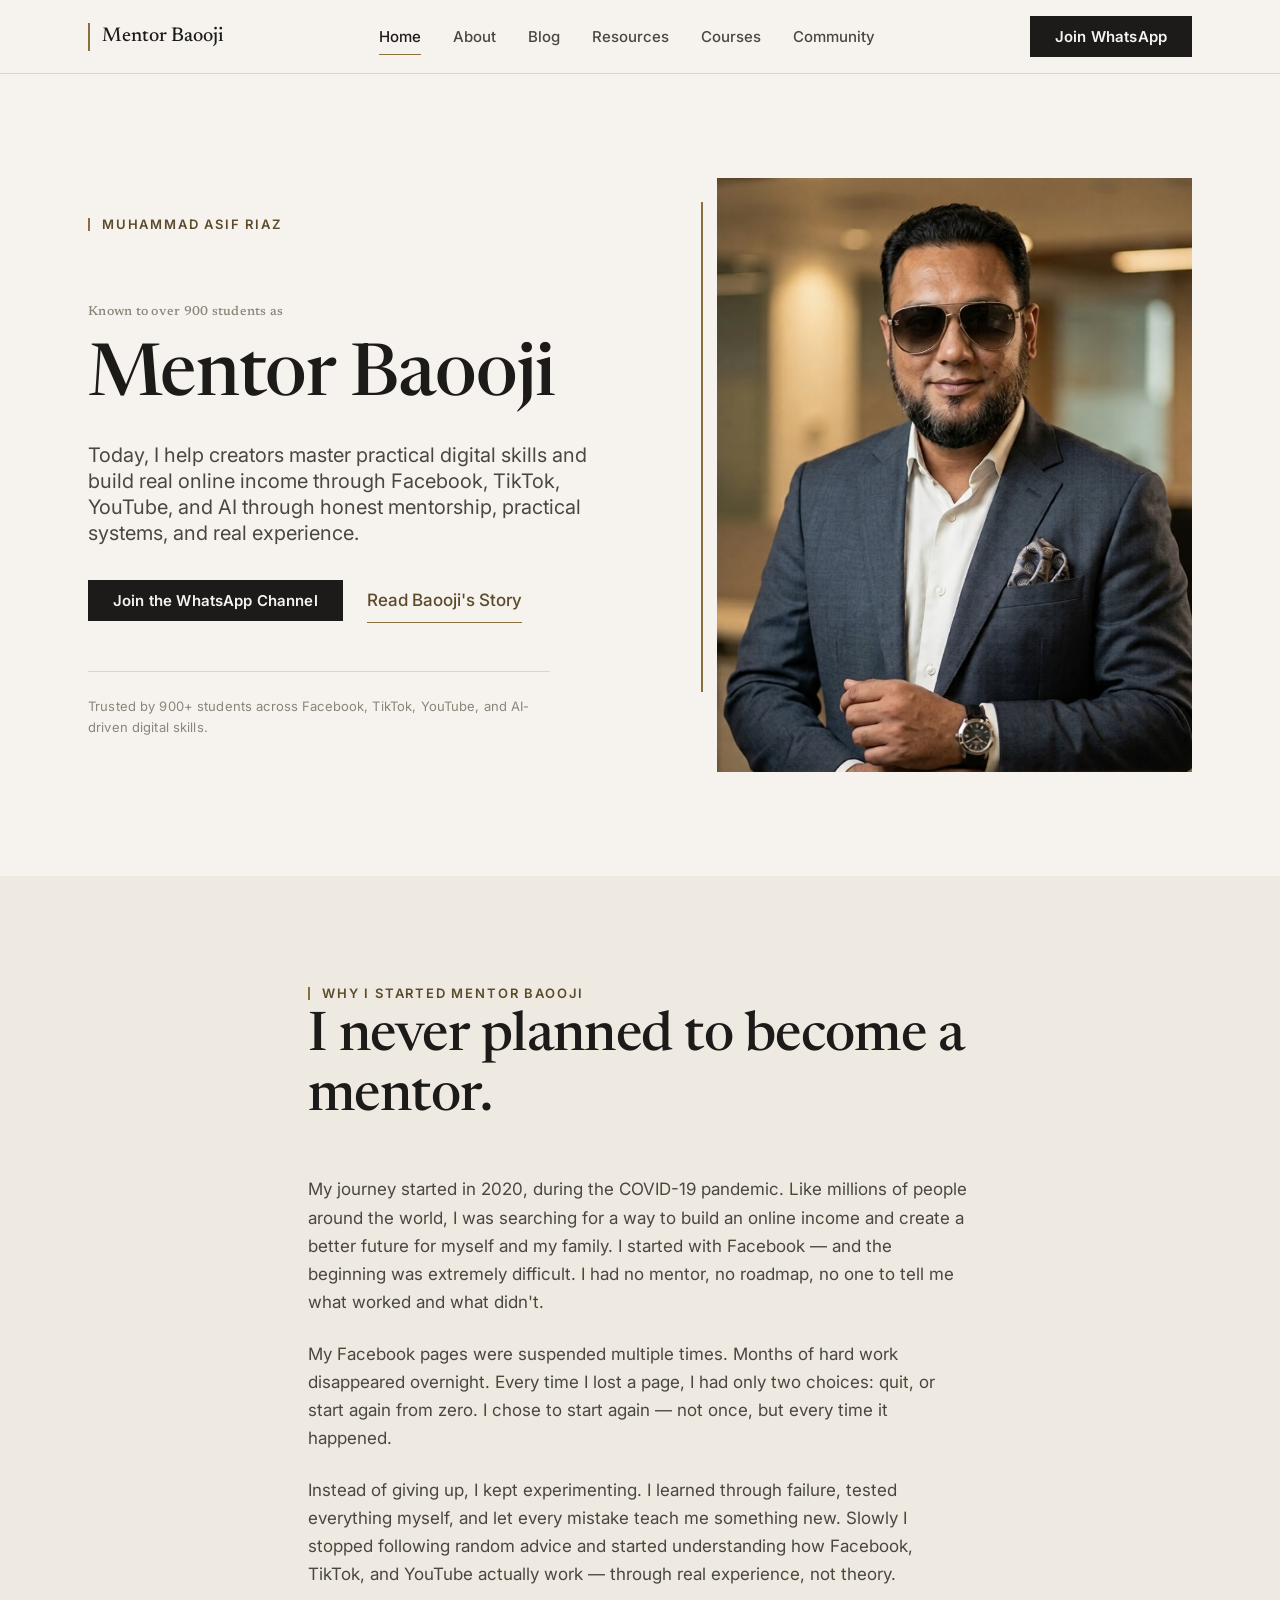
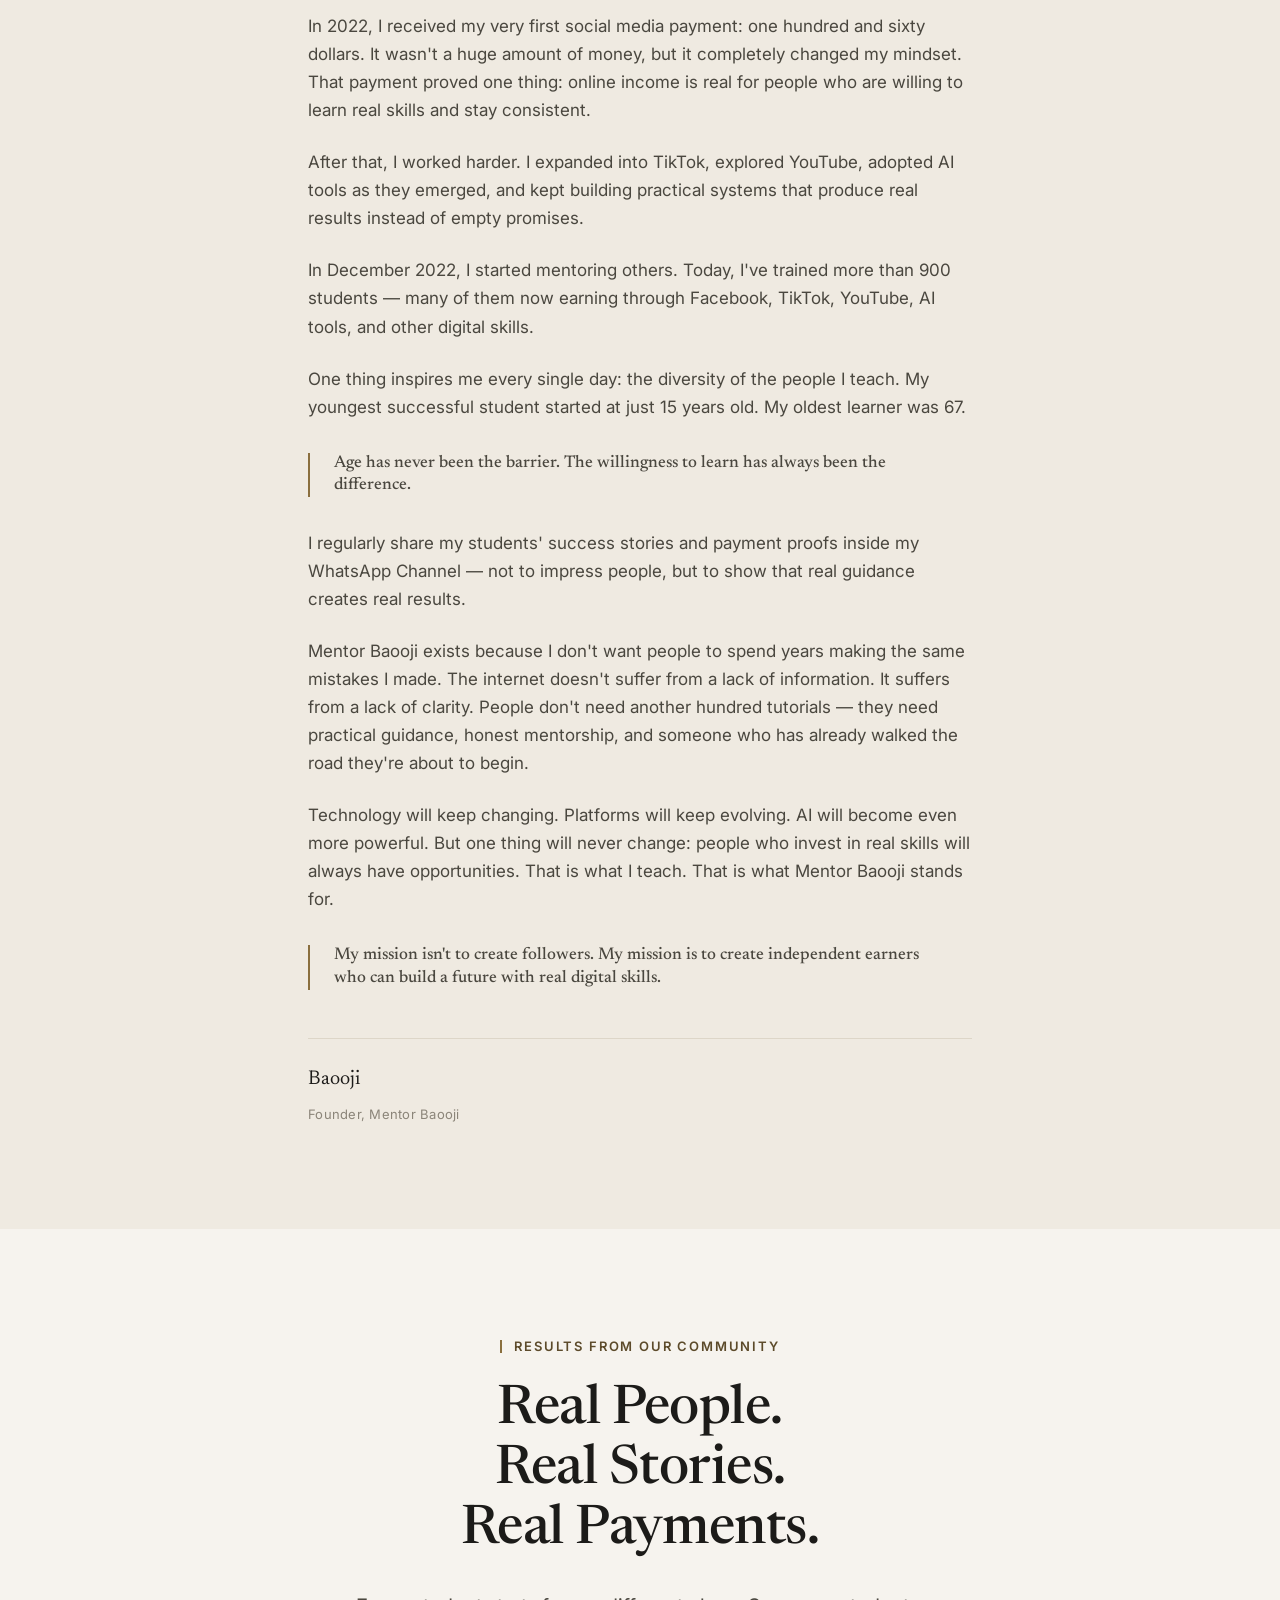
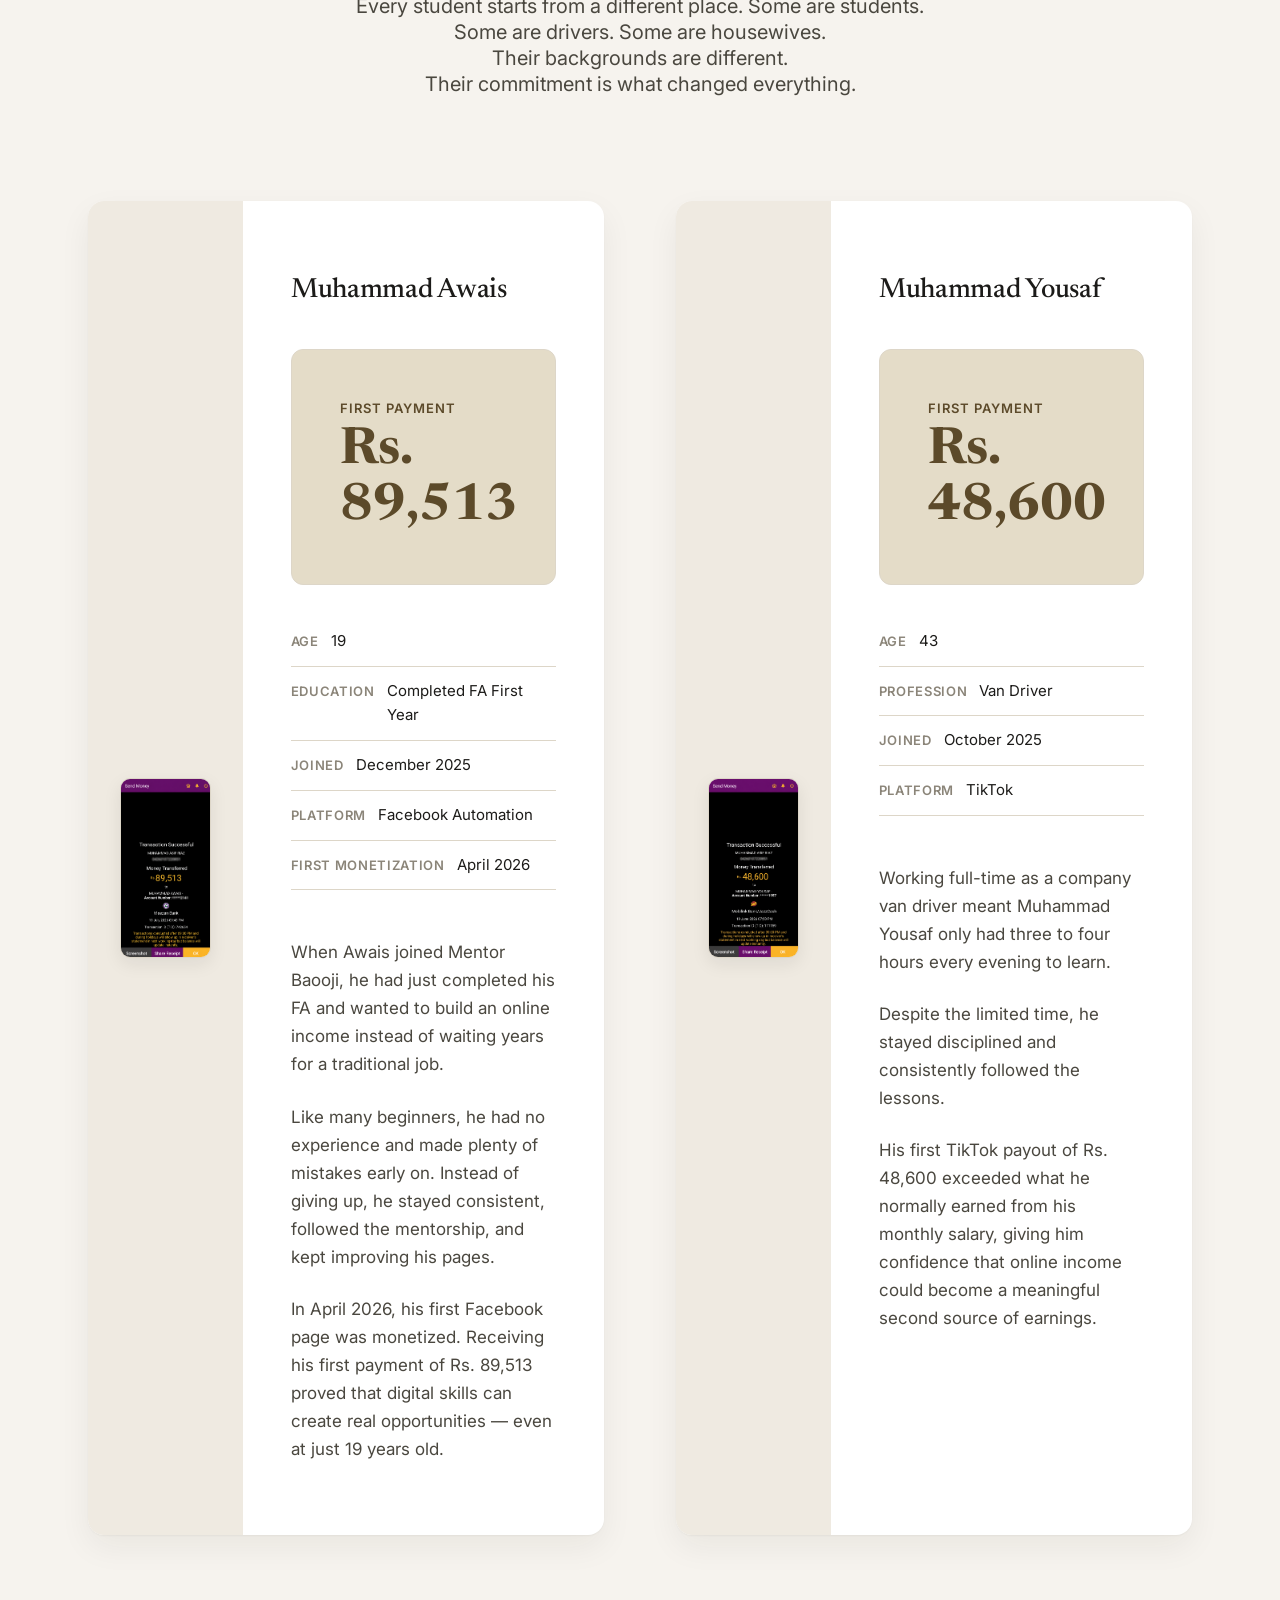
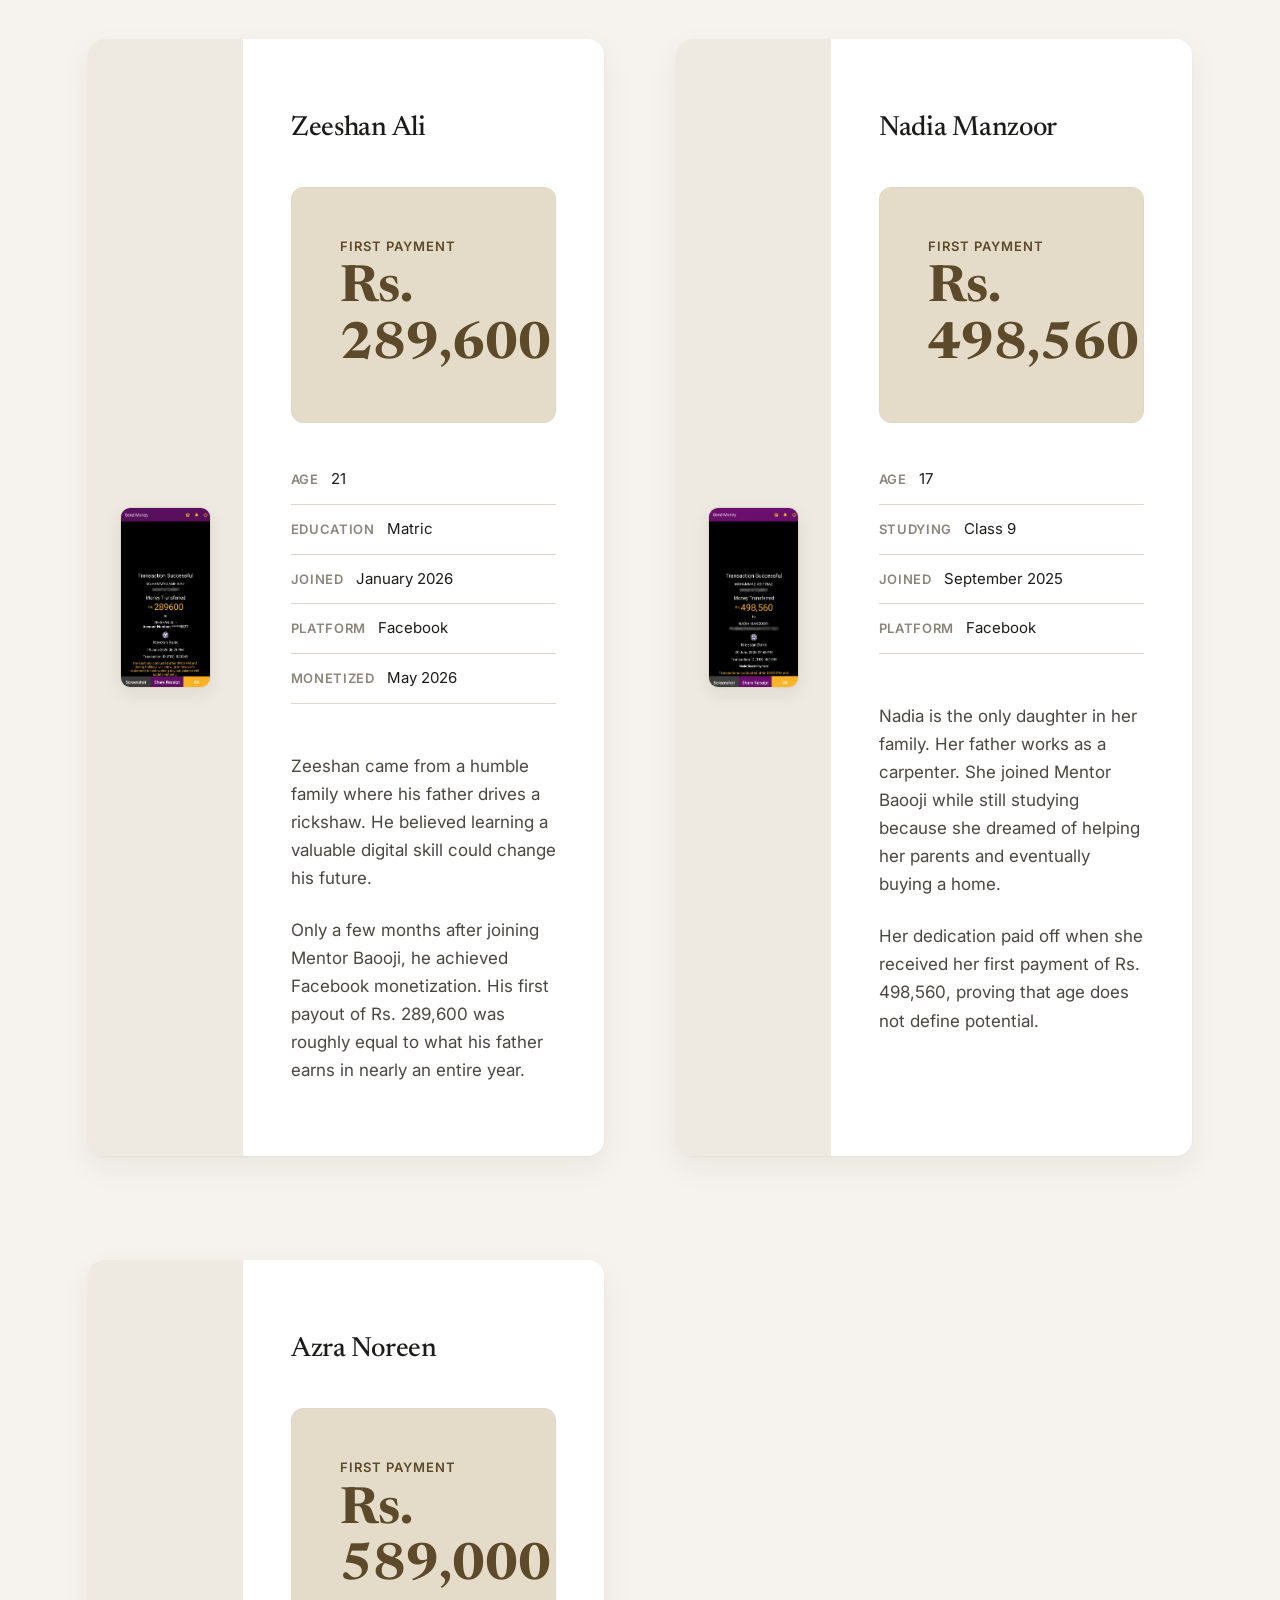
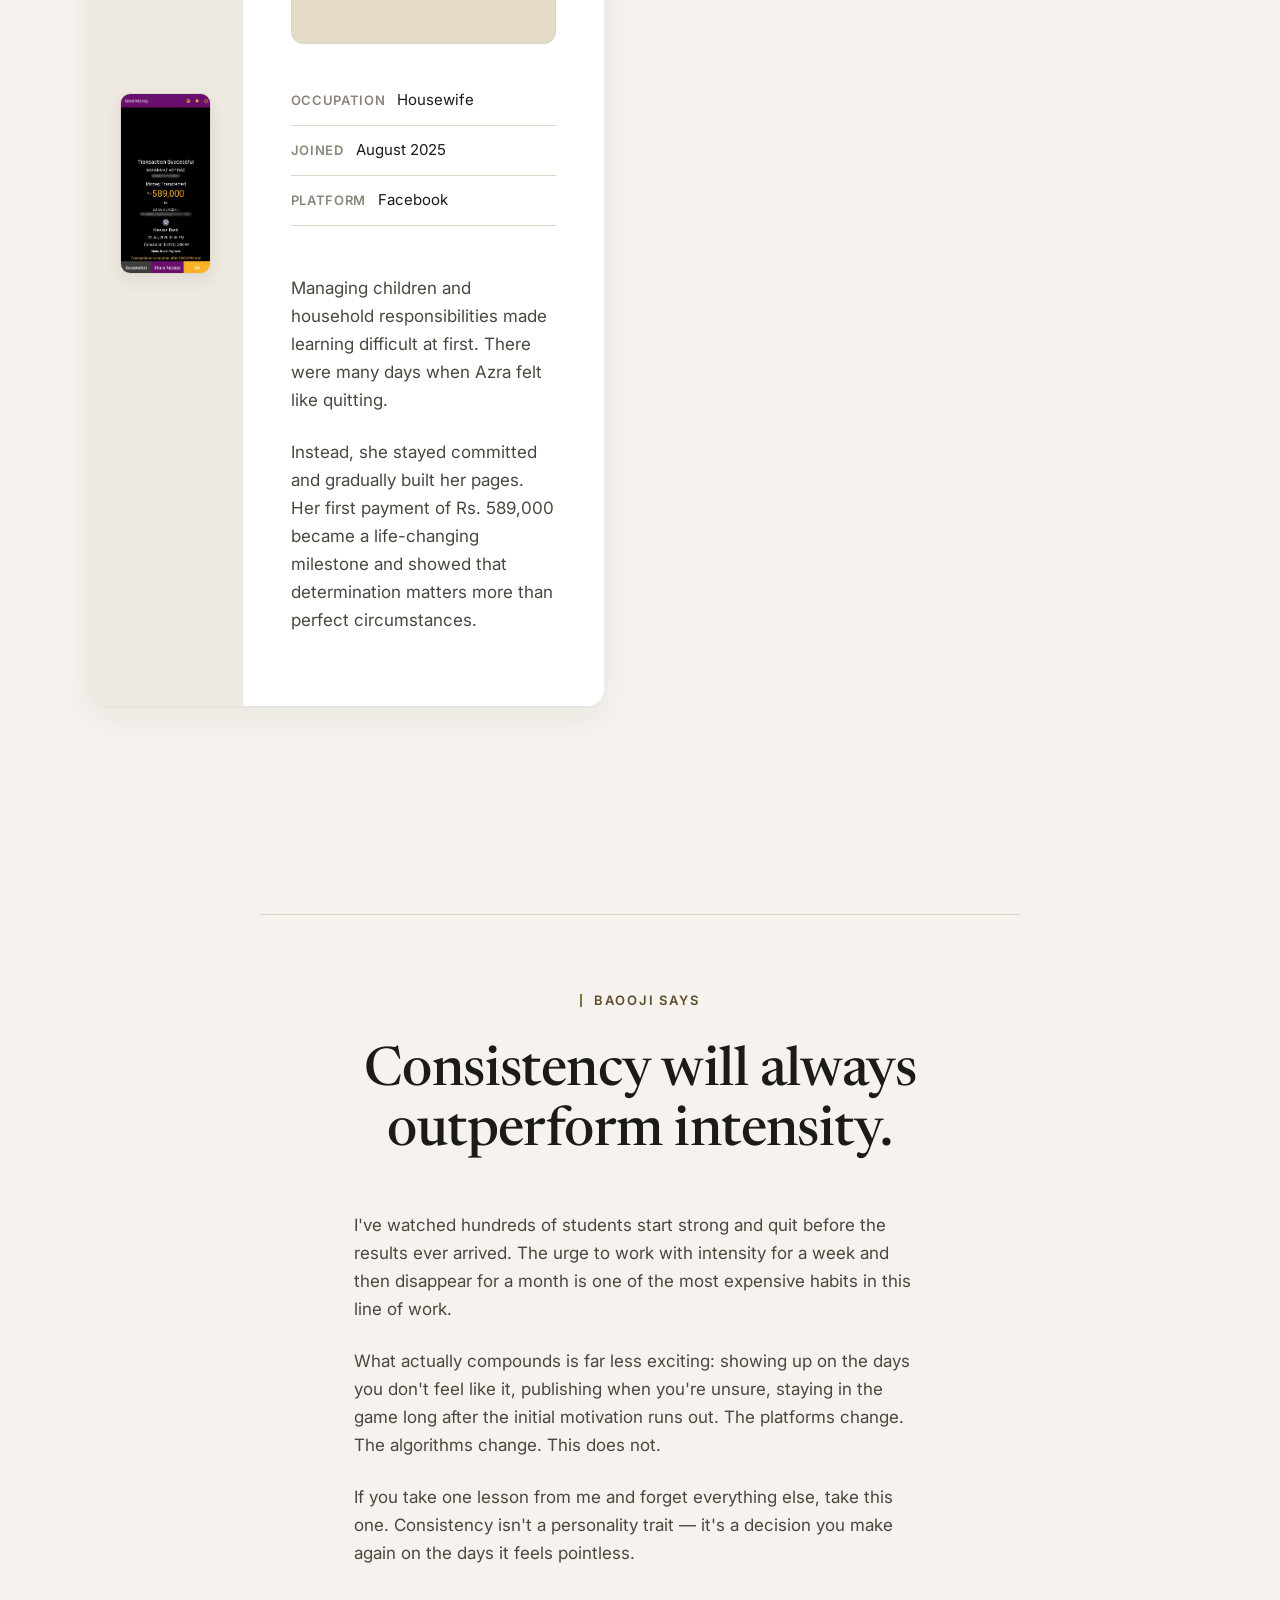
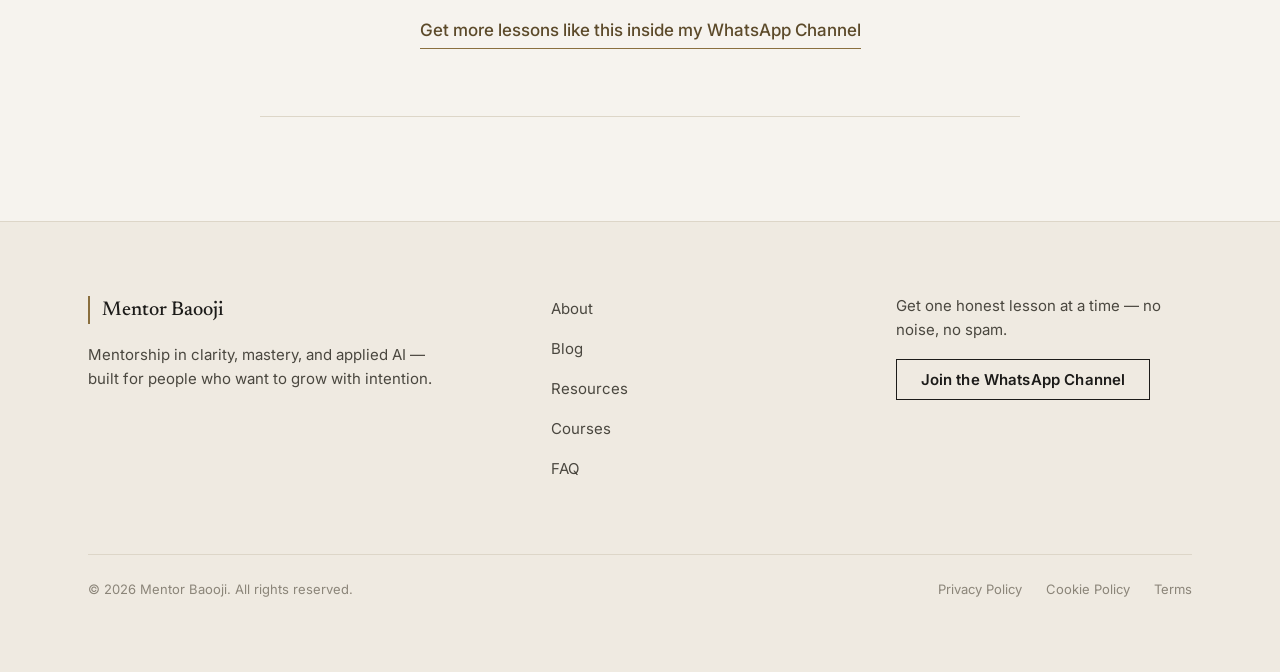
<file: index.html>
<!DOCTYPE html>
<html lang="en" class="no-js">
<head>
  <!-- ============================================================
       CHARACTER SET / VIEWPORT
       ============================================================ -->
  <meta charset="UTF-8">
  <meta name="viewport" content="width=device-width, initial-scale=1.0">

  <!-- ============================================================
       SEO META — PHASE 1
       Authored per-page (not auto-generated) per the SEO architecture.
       This page's title/description are final copy targets to be
       refined once real hero copy is approved; structure is production-ready.
       ============================================================ -->
  <title>Mentor Baooji — Clarity, Mastery, and the AI Masterclass</title>
  <meta name="description" content="Mentor Baooji helps ambitious learners think clearly, build real skill, and grow with AI — through mentorship, timeless principles, and a free WhatsApp community.">
  <meta name="robots" content="index, follow">
  <link rel="canonical" href="https://www.mentorbaooji.com/">
  <meta name="author" content="Muhammad Asif Riaz">

  <!-- Open Graph -->
  <meta property="og:type" content="website">
  <meta property="og:site_name" content="Mentor Baooji">
  <meta property="og:title" content="Mentor Baooji — Clarity, Mastery, and the AI Masterclass">
  <meta property="og:description" content="Mentorship, timeless principles, and a free WhatsApp community for ambitious learners building real skill in the age of AI.">
  <meta property="og:url" content="https://www.mentorbaooji.com/">
  <meta property="og:image" content="https://www.mentorbaooji.com/assets/images/og/home-og.jpg">
  <meta property="og:image:width" content="1200">
  <meta property="og:image:height" content="630">
  <meta property="og:locale" content="en_US">

  <!-- Twitter Card -->
  <meta name="twitter:card" content="summary_large_image">
  <meta name="twitter:title" content="Mentor Baooji — Clarity, Mastery, and the AI Masterclass">
  <meta name="twitter:description" content="Mentorship, timeless principles, and a free WhatsApp community for ambitious learners building real skill in the age of AI.">
  <meta name="twitter:image" content="https://www.mentorbaooji.com/assets/images/og/home-og.jpg">

  <meta name="theme-color" content="#F6F3EE">

  <!-- ============================================================
       FAVICON — full set (Milestone 1: Branding Assets)
       SVG served first (modern browsers, scales losslessly); ICO as the
       universal fallback; apple-touch-icon for iOS home screen; manifest
       for Android/PWA home screen icons.
       ============================================================ -->
  <link rel="icon" href="/favicon.svg" type="image/svg+xml">
  <link rel="icon" href="/favicon.ico" sizes="any">
  <link rel="apple-touch-icon" href="/apple-touch-icon.png">
  <link rel="manifest" href="/site.webmanifest">

  <!-- ============================================================
       PERFORMANCE — resource hints
       Preconnect to the font host before the stylesheet requests it,
       and preload the two font files actually used above the fold.
       ============================================================ -->
  <link rel="preconnect" href="https://fonts.googleapis.com">
  <link rel="preconnect" href="https://fonts.gstatic.com" crossorigin>
  <link rel="preload" as="image" href="/assets/images/baooji-portrait.jpg" fetchpriority="high">

  <!-- Fonts: swap avoids invisible-text flash; only two families/weights
       loaded, matching the token system's restraint on typefaces. -->
  <link href="https://fonts.googleapis.com/css2?family=Newsreader:ital,opsz,wght@0,6..72,400;0,6..72,500;1,6..72,400&family=Inter:wght@400;500;600&display=swap" rel="stylesheet">

  <!-- ============================================================
       CSS — loaded in dependency order. Kept as separate files per
       project requirement; each is small and cacheable independently.
       ============================================================ -->
  <link rel="stylesheet" href="/assets/css/variables.css">
  <link rel="stylesheet" href="/assets/css/base.css">
  <link rel="stylesheet" href="/assets/css/typography.css">
  <link rel="stylesheet" href="/assets/css/layout.css">
  <link rel="stylesheet" href="/assets/css/navigation.css">
  <link rel="stylesheet" href="/assets/css/hero.css">
  <link rel="stylesheet" href="/assets/css/origin-story.css">
  <link rel="stylesheet" href="/assets/css/student-success.css">
  <link rel="stylesheet" href="/assets/css/baooji-says.css">
  <link rel="stylesheet" href="/assets/css/footer.css">
  <link rel="stylesheet" href="/assets/css/buttons.css">
  <link rel="stylesheet" href="/assets/css/accessibility.css">
</head>
<body>

  <!-- Accessibility: skip link, first focusable element on the page -->
  <a class="skip-link" href="#main-content">Skip to main content</a>

  <div id="page">

    <!-- ============================================================
         HEADER / NAVIGATION
         ============================================================ -->
    <header class="site-header">
      <div class="container nav-bar">

        <a href="/index.html" class="wordmark" aria-label="Mentor Baooji — Home">Mentor Baooji</a>

        <nav class="nav-links" aria-label="Primary">
          <ul>
            <li><a href="/index.html" data-nav-link aria-current="page">Home</a></li>
            <li><a href="/about.html" data-nav-link>About</a></li>
            <li><a href="/blog.html" data-nav-link>Blog</a></li>
            <li><a href="/resources.html" data-nav-link>Resources</a></li>
            <li><a href="/courses.html" data-nav-link>Courses</a></li>
            <li><a href="/community.html" data-nav-link>Community</a></li>
          </ul>
        </nav>

        <div class="nav-actions">
          <a href="https://whatsapp.com/channel/0029VbAeGN4KWEL04m98dg14"
             class="btn btn-primary nav-cta"
             target="_blank" rel="noopener noreferrer">
            Join WhatsApp
            <span class="visually-hidden">(opens in a new window)</span>
          </a>

          <button type="button"
                  class="nav-toggle"
                  data-nav-toggle
                  aria-expanded="false"
                  aria-controls="mobile-nav"
                  aria-label="Open menu">
            <span class="bar-1"></span>
            <span class="bar-2"></span>
            <span class="bar-3"></span>
          </button>
        </div>

      </div>
    </header>

    <!-- ============================================================
         MOBILE OFF-CANVAS NAV
         ============================================================ -->
    <nav class="mobile-nav"
         id="mobile-nav"
         data-mobile-nav
         data-open="false"
         aria-label="Mobile"
         aria-hidden="true">

      <button type="button" class="mobile-nav-close" data-nav-close>
        Close <span aria-hidden="true">✕</span>
      </button>

      <ul>
        <li><a href="/index.html">Home</a></li>
        <li><a href="/about.html">About</a></li>
        <li><a href="/blog.html">Blog</a></li>
        <li><a href="/resources.html">Resources</a></li>
        <li><a href="/courses.html">Courses</a></li>
        <li><a href="/community.html">Community</a></li>
      </ul>

      <div class="nav-cta-wrap">
        <a href="https://whatsapp.com/channel/0029VbAeGN4KWEL04m98dg14"
           class="btn btn-primary btn-block"
           target="_blank" rel="noopener noreferrer">
          Join the WhatsApp Channel
          <span class="visually-hidden">(opens in a new window)</span>
        </a>
      </div>
    </nav>

    <!-- ============================================================
         MAIN CONTENT
         ============================================================ -->
    <main id="main-content">

      <!-- ==========================================================
           HERO
           ========================================================== -->
      <section class="hero" aria-labelledby="hero-heading">
        <div class="container hero-grid">

          <div class="hero-content">
            <p class="eyebrow hero-eyebrow">Muhammad Asif Riaz</p>

            <h1 id="hero-heading" class="hero-headline">
              <span class="text-meta">Known to over 900 students as</span><br>
              Mentor Baooji
            </h1>

            <p class="hero-subline">
              Today, I help creators master practical digital skills and
              build real online income through Facebook, TikTok,
              YouTube, and AI through honest mentorship, practical
              systems, and real experience.
            </p>

            <div class="hero-actions">
              <a href="https://whatsapp.com/channel/0029VbAeGN4KWEL04m98dg14"
                 class="btn btn-primary"
                 target="_blank" rel="noopener noreferrer">
                Join the WhatsApp Channel
              </a>
              <a href="/about.html" class="btn-text">Read Baooji's Story</a>
            </div>

            <div class="hero-credibility">
              <p>
                Trusted by 900+ students across Facebook, TikTok,
                YouTube, and AI-driven digital skills.
              </p>
            </div>
          </div>

          <div class="hero-portrait">
            <div class="hero-portrait-frame">
              <img src="/assets/images/baooji-portrait.jpg"
                   alt="Portrait of Mentor Baooji"
                   width="800" height="1000"
                   fetchpriority="high">
            </div>
          </div>

        </div>
      </section>

      <!-- ==========================================================
           WHY I STARTED MENTOR BAOOJI
           Origin story. Job of this section is trust, not conversion —
           deliberately no CTA button here; let it breathe.
           ========================================================== -->
      <section class="origin-story section section-alt" aria-labelledby="origin-story-heading">
        <div class="container-narrow" data-reveal>

          <p class="eyebrow">Why I Started Mentor Baooji</p>

          <h2 id="origin-story-heading" class="origin-story-heading">
            I never planned to become a mentor.
          </h2>

          <div class="origin-story-body stack">
            <p>
              My journey started in 2020, during the COVID-19 pandemic.
              Like millions of people around the world, I was searching
              for a way to build an online income and create a better
              future for myself and my family. I started with Facebook —
              and the beginning was extremely difficult. I had no mentor,
              no roadmap, no one to tell me what worked and what didn't.
            </p>

            <p>
              My Facebook pages were suspended multiple times. Months of
              hard work disappeared overnight. Every time I lost a page,
              I had only two choices: quit, or start again from zero. I
              chose to start again — not once, but every time it happened.
            </p>

            <p>
              Instead of giving up, I kept experimenting. I learned
              through failure, tested everything myself, and let every
              mistake teach me something new. Slowly I stopped following
              random advice and started understanding how Facebook,
              TikTok, and YouTube actually work — through real experience,
              not theory.
            </p>

            <p>
              In 2022, I received my very first social media payment: one
              hundred and sixty dollars. It wasn't a huge amount of money,
              but it completely changed my mindset. That payment proved
              one thing: online income is real for people who are willing
              to learn real skills and stay consistent.
            </p>

            <p>
              After that, I worked harder. I expanded into TikTok,
              explored YouTube, adopted AI tools as they emerged, and kept
              building practical systems that produce real results instead
              of empty promises.
            </p>

            <p>
              In December 2022, I started mentoring others. Today, I've
              trained more than 900 students — many of them now earning
              through Facebook, TikTok, YouTube, AI tools, and other
              digital skills.
            </p>

            <p>
              One thing inspires me every single day: the diversity of the
              people I teach. My youngest successful student started at
              just 15 years old. My oldest learner was 67.
            </p>

            <p class="origin-callout">
              Age has never been the barrier. The willingness to learn
              has always been the difference.
            </p>

            <p>
              I regularly share my students' success stories and payment
              proofs inside my WhatsApp Channel — not to impress people,
              but to show that real guidance creates real results.
            </p>

            <p>
              Mentor Baooji exists because I don't want people to spend
              years making the same mistakes I made. The internet doesn't
              suffer from a lack of information. It suffers from a lack of
              clarity. People don't need another hundred tutorials — they
              need practical guidance, honest mentorship, and someone who
              has already walked the road they're about to begin.
            </p>

            <p>
              Technology will keep changing. Platforms will keep evolving.
              AI will become even more powerful. But one thing will never
              change: people who invest in real skills will always have
              opportunities. That is what I teach. That is what Mentor
              Baooji stands for.
            </p>

            <p class="origin-callout">
              My mission isn't to create followers. My mission is to
              create independent earners who can build a future with real
              digital skills.
            </p>
          </div>

          <div class="origin-signature">
            Baooji
            <span>Founder, Mentor Baooji</span>
          </div>

        </div>
      </section>

      <!-- ==========================================================
           REAL STUDENT SUCCESS STORIES
           Reuses existing reveal.js fade-in via [data-reveal]; no new
           JS file. Payment screenshots are wrapped in plain links that
           open the full image in a new tab — no lightbox/JS required.
           ========================================================== -->
      <section class="student-success section" aria-labelledby="student-success-heading">
        <div class="container">

          <div class="student-success-intro" data-reveal>
            <p class="eyebrow">Results from our community</p>

            <h2 id="student-success-heading" class="student-success-headline">
              Real People.<br>
              Real Stories.<br>
              Real Payments.
            </h2>

            <p class="student-success-subheading">
              Every student starts from a different place. Some are
              students. Some are drivers. Some are housewives.
              <br>
              Their backgrounds are different.
              <br>
              Their commitment is what changed everything.
            </p>
          </div>

          <div class="student-success-grid">

            <!-- Student 1 — Muhammad Awais -->
            <article class="student-card" data-reveal>
              <div class="student-card-media">
                <a href="/assets/images/students/awais.png"
                   class="student-card-image-link"
                   target="_blank" rel="noopener noreferrer">
                  <img src="/assets/images/students/awais.png"
                       alt="Payment screenshot showing Rs. 89,513 received by Muhammad Awais"
                       width="480" height="640"
                       loading="lazy">
                  <span class="visually-hidden">View full payment screenshot (opens in a new window)</span>
                </a>
              </div>
              <div class="student-card-body">
                <h3 class="student-card-name">Muhammad Awais</h3>
                <dl class="student-card-meta">
                  <div class="student-card-meta-item"><dt>Age</dt><dd>19</dd></div>
                  <div class="student-card-meta-item"><dt>Education</dt><dd>Completed FA First Year</dd></div>
                  <div class="student-card-meta-item"><dt>Joined</dt><dd>December 2025</dd></div>
                  <div class="student-card-meta-item"><dt>Platform</dt><dd>Facebook Automation</dd></div>
                  <div class="student-card-meta-item"><dt>First Monetization</dt><dd>April 2026</dd></div>
                  <div class="student-card-meta-item is-payment"><dt>First Payment</dt><dd>Rs. 89,513</dd></div>
                </dl>
                <div class="student-card-story stack">
                  <p>
                    When Awais joined Mentor Baooji, he had just completed
                    his FA and wanted to build an online income instead of
                    waiting years for a traditional job.
                  </p>
                  <p>
                    Like many beginners, he had no experience and made
                    plenty of mistakes early on. Instead of giving up, he
                    stayed consistent, followed the mentorship, and kept
                    improving his pages.
                  </p>
                  <p>
                    In April 2026, his first Facebook page was monetized.
                    Receiving his first payment of Rs. 89,513 proved that
                    digital skills can create real opportunities — even at
                    just 19 years old.
                  </p>
                </div>
              </div>
            </article>

            <!-- Student 2 — Muhammad Yousaf -->
            <article class="student-card" data-reveal>
              <div class="student-card-media">
                <a href="/assets/images/students/yousaf.png"
                   class="student-card-image-link"
                   target="_blank" rel="noopener noreferrer">
                  <img src="/assets/images/students/yousaf.png"
                       alt="Payment screenshot showing Rs. 48,600 received by Muhammad Yousaf"
                       width="480" height="640"
                       loading="lazy">
                  <span class="visually-hidden">View full payment screenshot (opens in a new window)</span>
                </a>
              </div>
              <div class="student-card-body">
                <h3 class="student-card-name">Muhammad Yousaf</h3>
                <dl class="student-card-meta">
                  <div class="student-card-meta-item"><dt>Age</dt><dd>43</dd></div>
                  <div class="student-card-meta-item"><dt>Profession</dt><dd>Van Driver</dd></div>
                  <div class="student-card-meta-item"><dt>Joined</dt><dd>October 2025</dd></div>
                  <div class="student-card-meta-item"><dt>Platform</dt><dd>TikTok</dd></div>
                  <div class="student-card-meta-item is-payment"><dt>First Payment</dt><dd>Rs. 48,600</dd></div>
                </dl>
                <div class="student-card-story stack">
                  <p>
                    Working full-time as a company van driver meant
                    Muhammad Yousaf only had three to four hours every
                    evening to learn.
                  </p>
                  <p>
                    Despite the limited time, he stayed disciplined and
                    consistently followed the lessons.
                  </p>
                  <p>
                    His first TikTok payout of Rs. 48,600 exceeded what he
                    normally earned from his monthly salary, giving him
                    confidence that online income could become a
                    meaningful second source of earnings.
                  </p>
                </div>
              </div>
            </article>

            <!-- Student 3 — Zeeshan Ali -->
            <article class="student-card" data-reveal>
              <div class="student-card-media">
                <a href="/assets/images/students/zeeshan.png"
                   class="student-card-image-link"
                   target="_blank" rel="noopener noreferrer">
                  <img src="/assets/images/students/zeeshan.png"
                       alt="Payment screenshot showing Rs. 289,600 received by Zeeshan Ali"
                       width="480" height="640"
                       loading="lazy">
                  <span class="visually-hidden">View full payment screenshot (opens in a new window)</span>
                </a>
              </div>
              <div class="student-card-body">
                <h3 class="student-card-name">Zeeshan Ali</h3>
                <dl class="student-card-meta">
                  <div class="student-card-meta-item"><dt>Age</dt><dd>21</dd></div>
                  <div class="student-card-meta-item"><dt>Education</dt><dd>Matric</dd></div>
                  <div class="student-card-meta-item"><dt>Joined</dt><dd>January 2026</dd></div>
                  <div class="student-card-meta-item"><dt>Platform</dt><dd>Facebook</dd></div>
                  <div class="student-card-meta-item"><dt>Monetized</dt><dd>May 2026</dd></div>
                  <div class="student-card-meta-item is-payment"><dt>First Payment</dt><dd>Rs. 289,600</dd></div>
                </dl>
                <div class="student-card-story stack">
                  <p>
                    Zeeshan came from a humble family where his father
                    drives a rickshaw. He believed learning a valuable
                    digital skill could change his future.
                  </p>
                  <p>
                    Only a few months after joining Mentor Baooji, he
                    achieved Facebook monetization. His first payout of
                    Rs. 289,600 was roughly equal to what his father earns
                    in nearly an entire year.
                  </p>
                </div>
              </div>
            </article>

            <!-- Student 4 — Nadia Manzoor -->
            <article class="student-card" data-reveal>
              <div class="student-card-media">
                <a href="/assets/images/students/Nadia.png"
                   class="student-card-image-link"
                   target="_blank" rel="noopener noreferrer">
                  <img src="/assets/images/students/Nadia.png"
                       alt="Payment screenshot showing Rs. 498,560 received by Nadia Manzoor"
                       width="480" height="640"
                       loading="lazy">
                  <span class="visually-hidden">View full payment screenshot (opens in a new window)</span>
                </a>
              </div>
              <div class="student-card-body">
                <h3 class="student-card-name">Nadia Manzoor</h3>
                <dl class="student-card-meta">
                  <div class="student-card-meta-item"><dt>Age</dt><dd>17</dd></div>
                  <div class="student-card-meta-item"><dt>Studying</dt><dd>Class 9</dd></div>
                  <div class="student-card-meta-item"><dt>Joined</dt><dd>September 2025</dd></div>
                  <div class="student-card-meta-item"><dt>Platform</dt><dd>Facebook</dd></div>
                  <div class="student-card-meta-item is-payment"><dt>First Payment</dt><dd>Rs. 498,560</dd></div>
                </dl>
                <div class="student-card-story stack">
                  <p>
                    Nadia is the only daughter in her family. Her father
                    works as a carpenter. She joined Mentor Baooji while
                    still studying because she dreamed of helping her
                    parents and eventually buying a home.
                  </p>
                  <p>
                    Her dedication paid off when she received her first
                    payment of Rs. 498,560, proving that age does not
                    define potential.
                  </p>
                </div>
              </div>
            </article>

            <!-- Student 5 — Azra Noreen -->
            <article class="student-card" data-reveal>
              <div class="student-card-media">
                <a href="/assets/images/students/Azra.png"
                   class="student-card-image-link"
                   target="_blank" rel="noopener noreferrer">
                  <img src="/assets/images/students/Azra.png"
                       alt="Payment screenshot showing Rs. 589,000 received by Azra Noreen"
                       width="480" height="640"
                       loading="lazy">
                  <span class="visually-hidden">View full payment screenshot (opens in a new window)</span>
                </a>
              </div>
              <div class="student-card-body">
                <h3 class="student-card-name">Azra Noreen</h3>
                <dl class="student-card-meta">
                  <div class="student-card-meta-item"><dt>Occupation</dt><dd>Housewife</dd></div>
                  <div class="student-card-meta-item"><dt>Joined</dt><dd>August 2025</dd></div>
                  <div class="student-card-meta-item"><dt>Platform</dt><dd>Facebook</dd></div>
                  <div class="student-card-meta-item is-payment"><dt>First Payment</dt><dd>Rs. 589,000</dd></div>
                </dl>
                <div class="student-card-story stack">
                  <p>
                    Managing children and household responsibilities made
                    learning difficult at first. There were many days when
                    Azra felt like quitting.
                  </p>
                  <p>
                    Instead, she stayed committed and gradually built her
                    pages. Her first payment of Rs. 589,000 became a
                    life-changing milestone and showed that determination
                    matters more than perfect circumstances.
                  </p>
                </div>
              </div>
            </article>

          </div>
        </div>
      </section>

      <!-- ==========================================================
           BAOOJI SAYS
           Signature section. One timeless lesson, framed and quiet —
           not a quote carousel, not a testimonial. Reuses the existing
           reveal.js fade-in via [data-reveal]; no new JS file.
           ========================================================== -->
      <section class="baooji-says section" aria-labelledby="baooji-says-heading">
        <div class="container-narrow baooji-says-frame" data-reveal>

          <p class="eyebrow">Baooji Says</p>

          <h2 id="baooji-says-heading" class="baooji-says-statement">
            Consistency will always outperform intensity.
          </h2>

          <div class="baooji-says-body stack">
            <p>
              I've watched hundreds of students start strong and quit
              before the results ever arrived. The urge to work with
              intensity for a week and then disappear for a month is one
              of the most expensive habits in this line of work.
            </p>

            <p>
              What actually compounds is far less exciting: showing up on
              the days you don't feel like it, publishing when you're
              unsure, staying in the game long after the initial
              motivation runs out. The platforms change. The algorithms
              change. This does not.
            </p>

            <p>
              If you take one lesson from me and forget everything else,
              take this one. Consistency isn't a personality trait — it's
              a decision you make again on the days it feels pointless.
            </p>
          </div>

          <p class="baooji-says-cta">
            <a href="https://whatsapp.com/channel/0029VbAeGN4KWEL04m98dg14"
               class="btn-text"
               target="_blank" rel="noopener noreferrer">
              Get more lessons like this inside my WhatsApp Channel
            </a>
          </p>

        </div>
      </section>

    </main>

    <!-- ============================================================
         FOOTER
         ============================================================ -->
    <footer class="site-footer">
      <div class="container">

        <div class="footer-grid">

          <div class="footer-brand">
            <a href="/index.html" class="wordmark" aria-label="Mentor Baooji — Home">Mentor Baooji</a>
            <p>
              Mentorship in clarity, mastery, and applied AI — built for
              people who want to grow with intention.
            </p>
          </div>

          <nav class="footer-nav" aria-label="Footer">
            <ul>
              <li><a href="/about.html">About</a></li>
              <li><a href="/blog.html">Blog</a></li>
              <li><a href="/resources.html">Resources</a></li>
              <li><a href="/courses.html">Courses</a></li>
              <li><a href="/faq.html">FAQ</a></li>
            </ul>
          </nav>

          <div class="footer-cta">
            <p>Get one honest lesson at a time — no noise, no spam.</p>
            <a href="https://whatsapp.com/channel/0029VbAeGN4KWEL04m98dg14"
               class="btn btn-secondary"
               target="_blank" rel="noopener noreferrer">
              Join the WhatsApp Channel
            </a>
          </div>

        </div>

        <div class="footer-bottom">
          <p class="footer-copyright">
            © <span data-current-year>2026</span> Mentor Baooji. All rights reserved.
          </p>
          <div class="footer-legal">
            <a href="/privacy-policy.html">Privacy Policy</a>
            <a href="/cookie-policy.html">Cookie Policy</a>
            <a href="/terms.html">Terms</a>
          </div>
        </div>

      </div>
    </footer>

  </div>

  <!-- ============================================================
       JAVASCRIPT — loaded at end of body, deferred, no framework.
       ============================================================ -->
  <script src="/assets/js/navigation.js" defer></script>
  <script src="/assets/js/main.js" defer></script>
  <script src="/assets/js/reveal.js" defer></script>

</body>
</html>
</file>
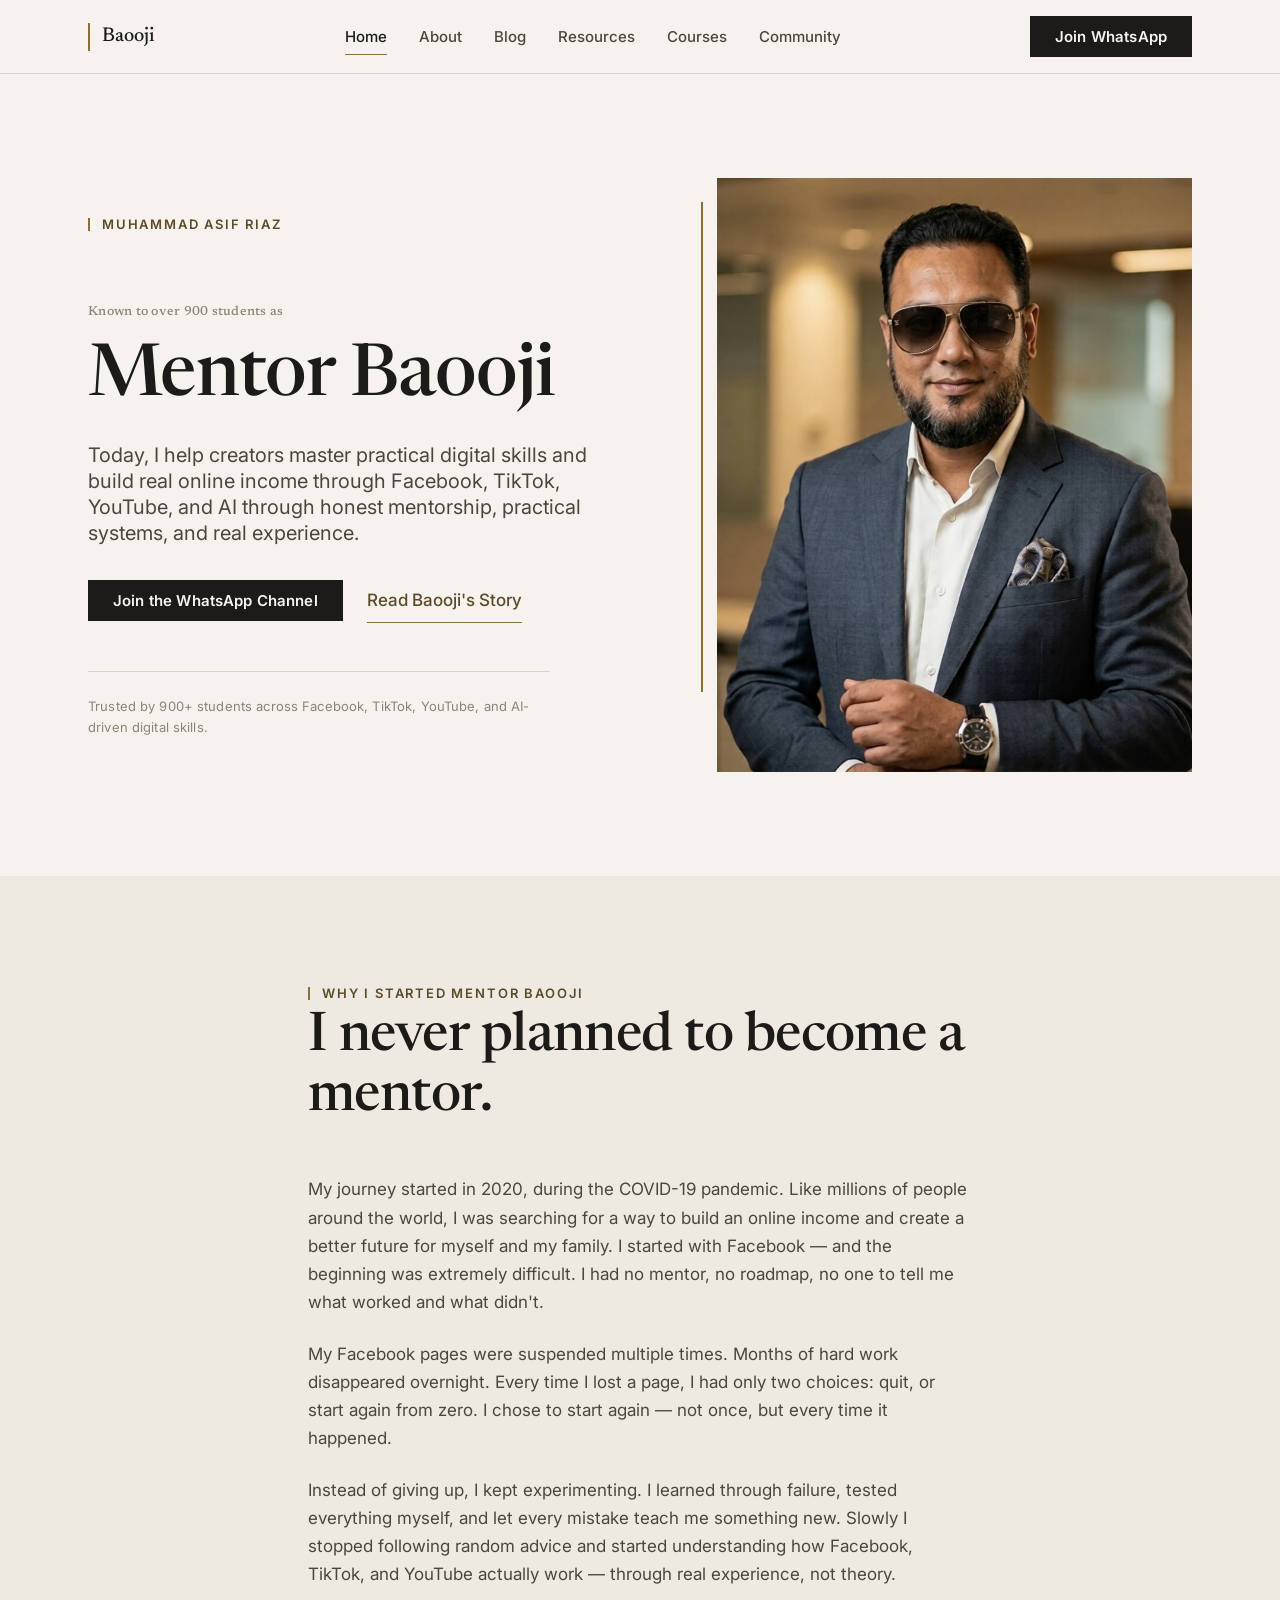
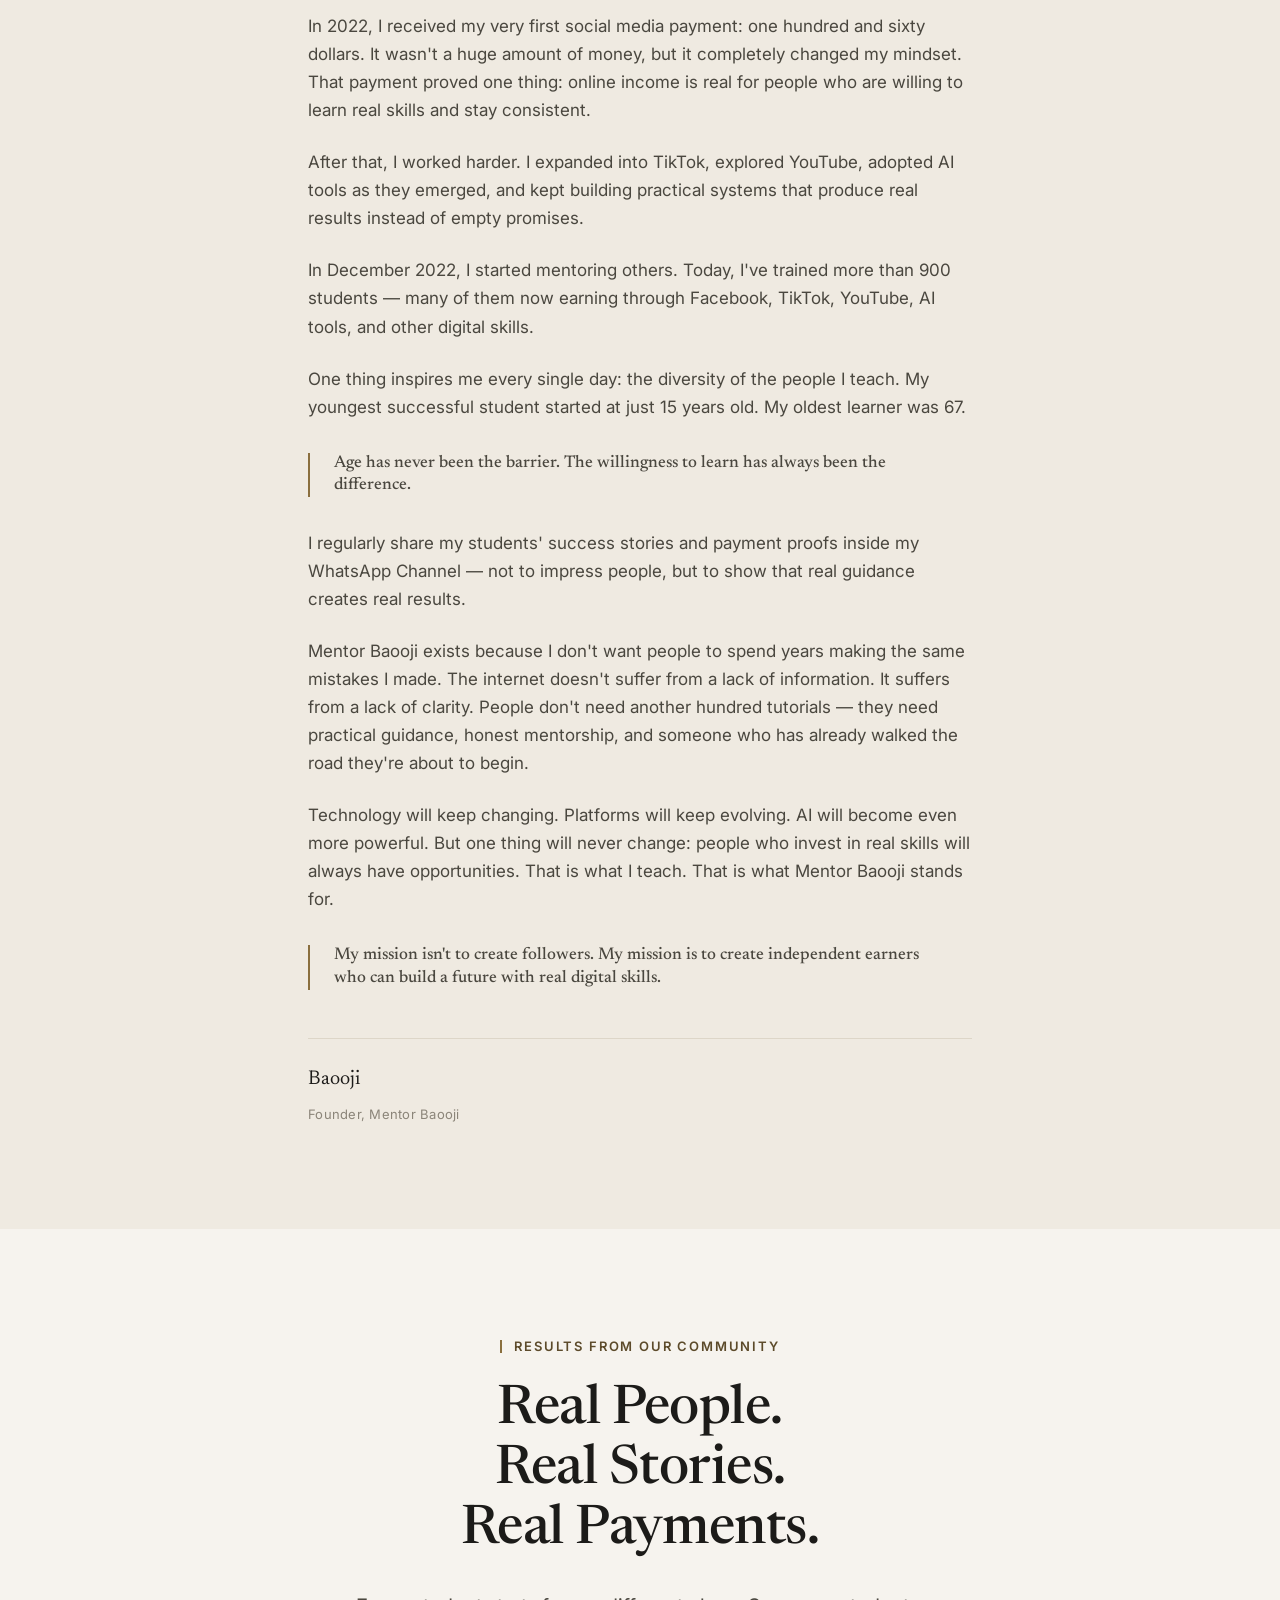
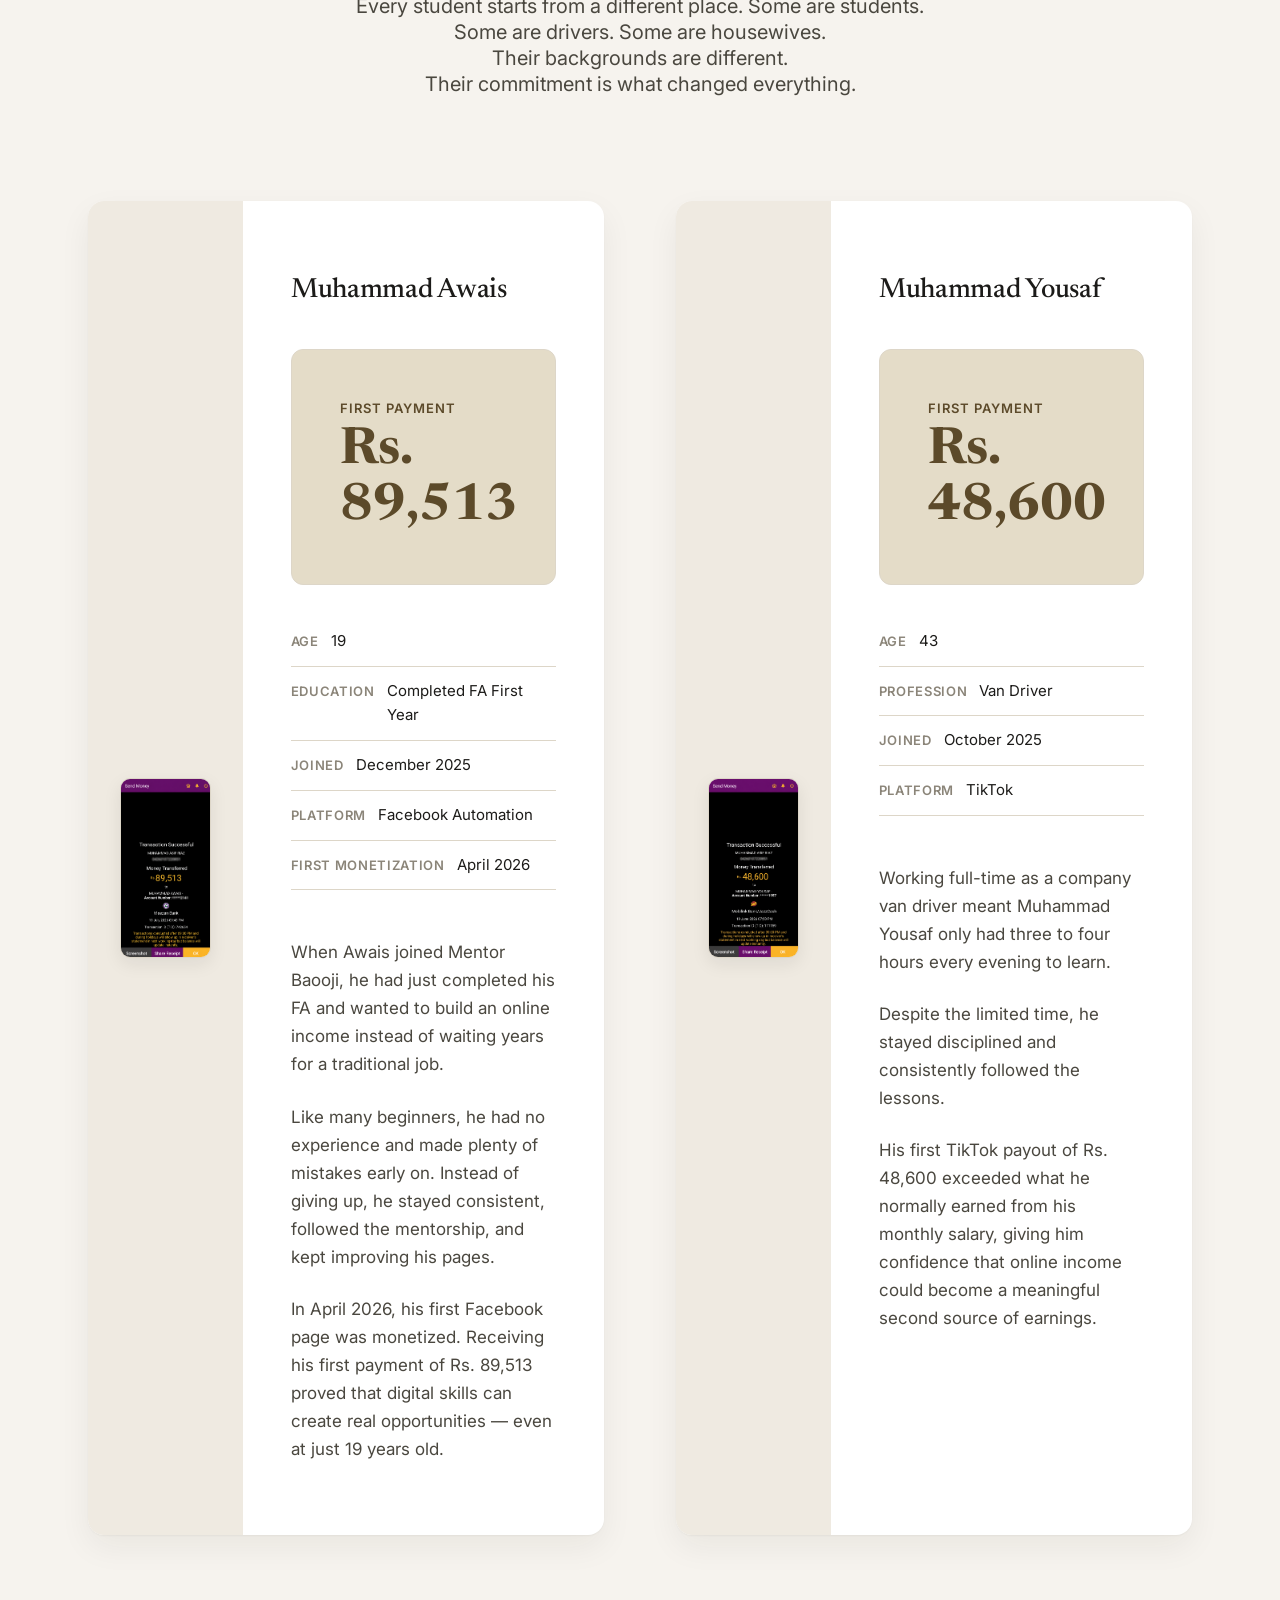
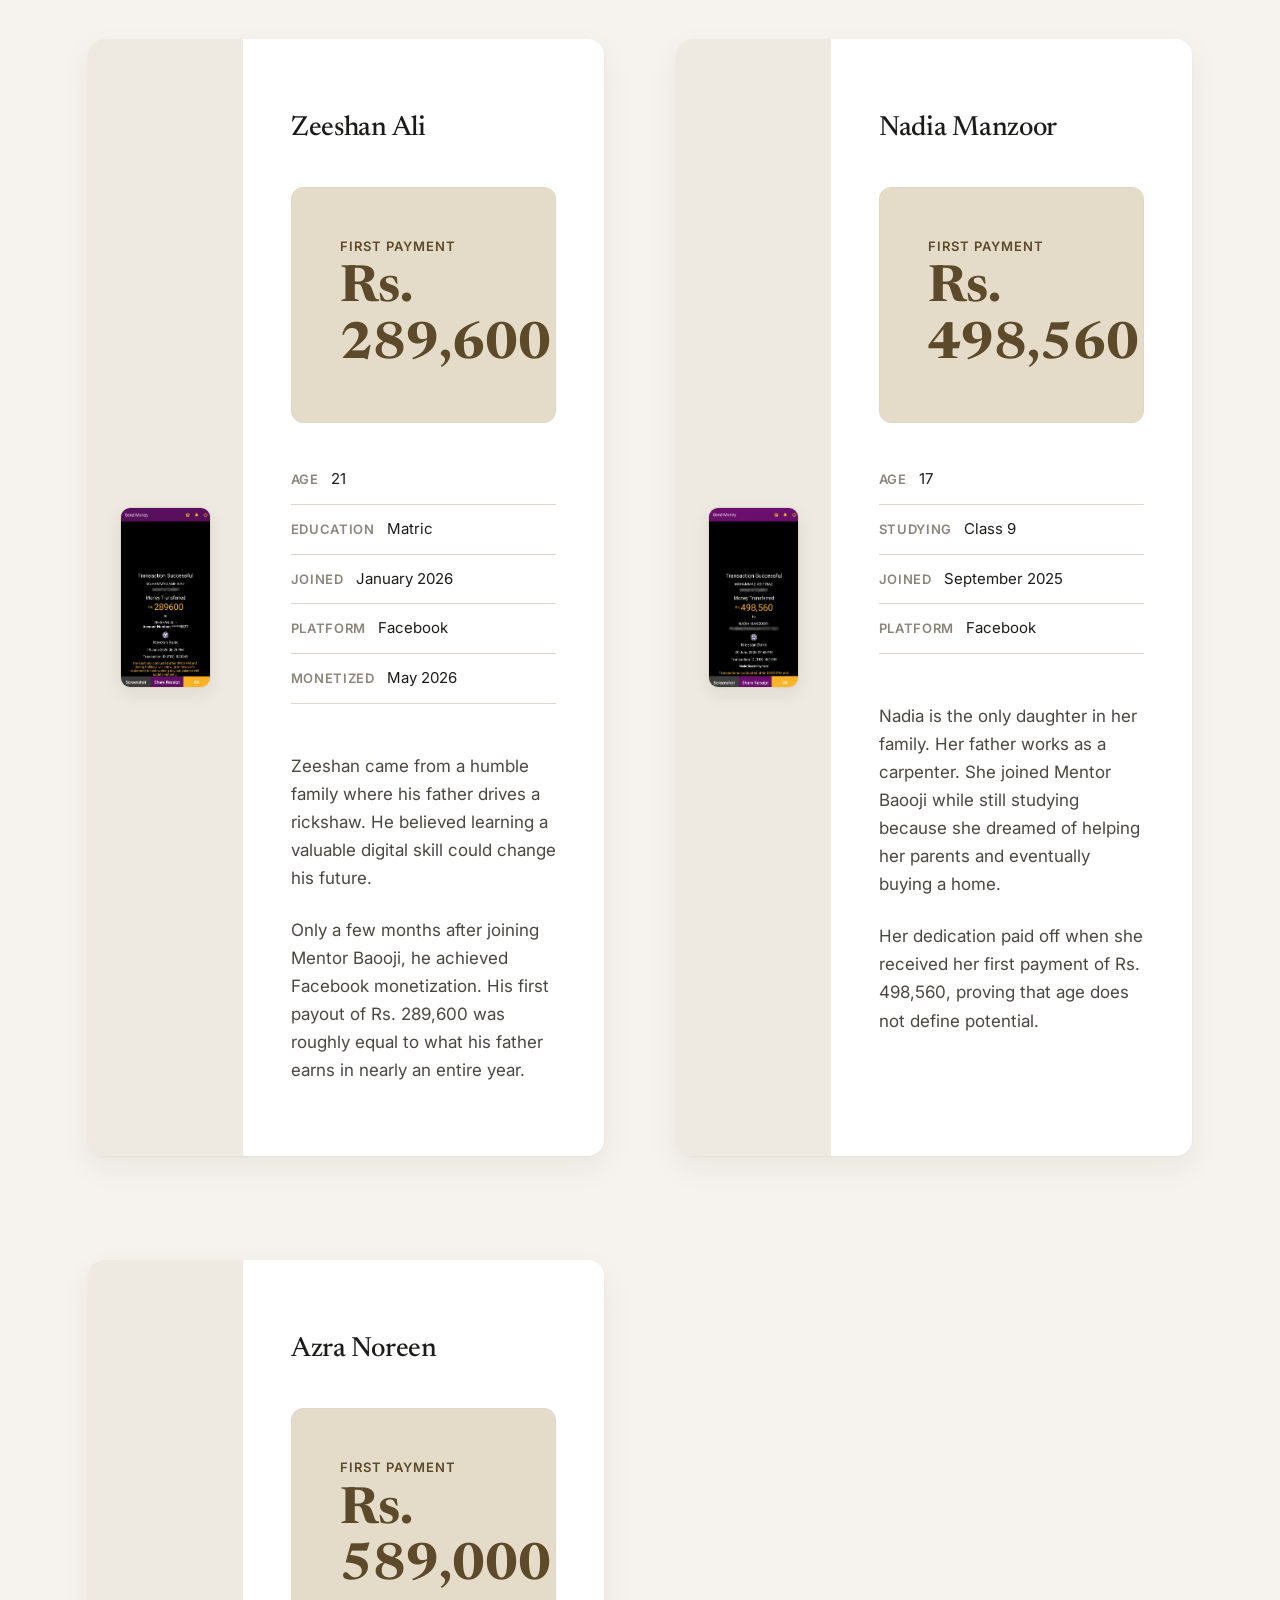
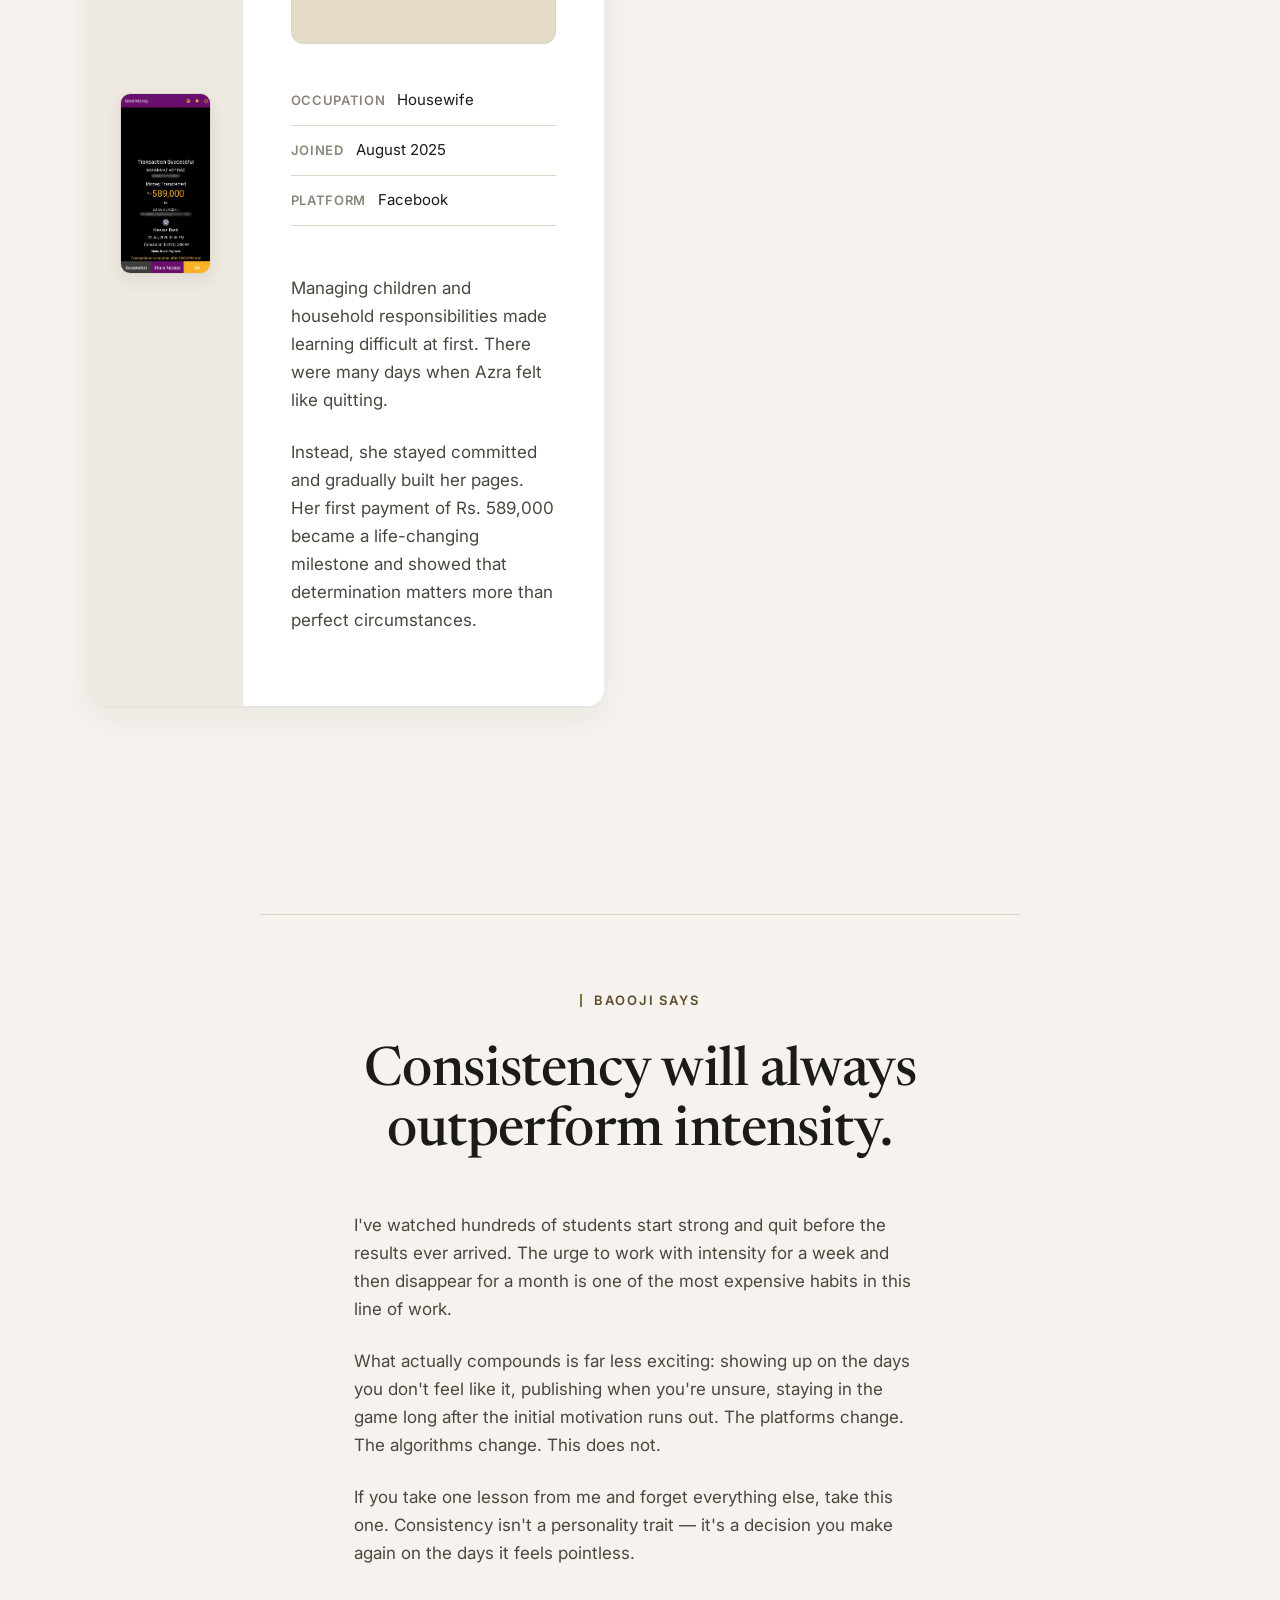
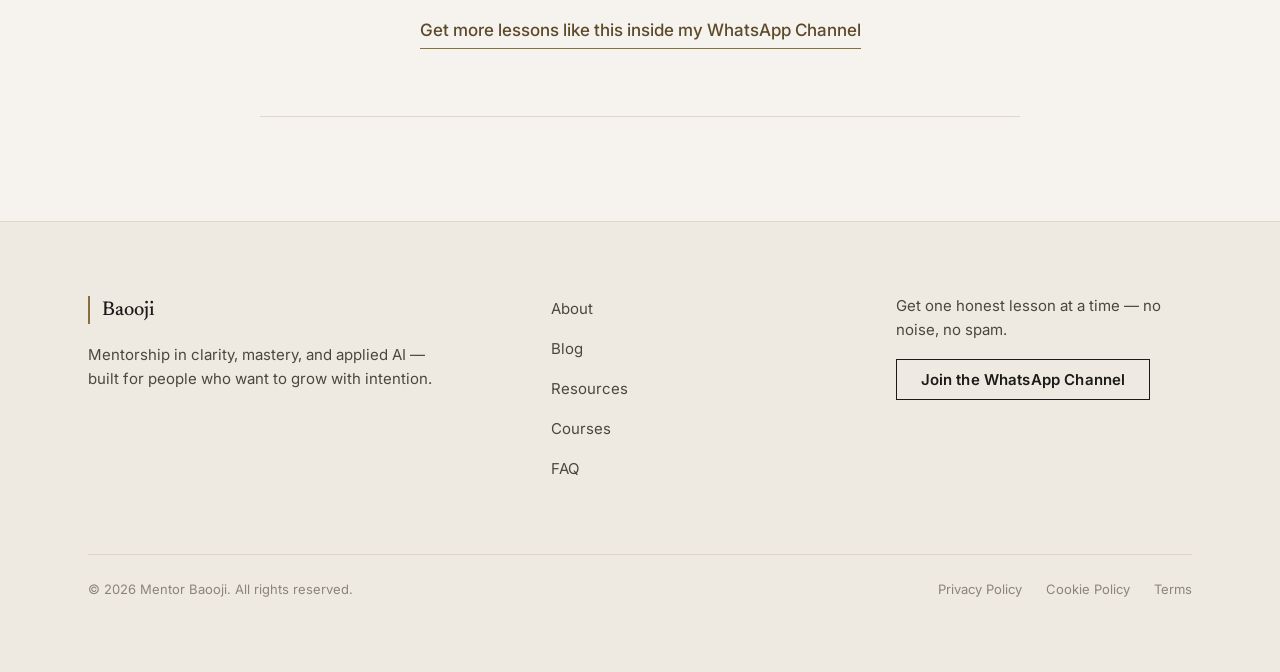
<file: mentor-baooji/index.html>
<!DOCTYPE html>
<html lang="en" class="no-js">
<head>
  <!-- ============================================================
       CHARACTER SET / VIEWPORT
       ============================================================ -->
  <meta charset="UTF-8">
  <meta name="viewport" content="width=device-width, initial-scale=1.0">

  <!-- ============================================================
       SEO META — PHASE 1
       Authored per-page (not auto-generated) per the SEO architecture.
       This page's title/description are final copy targets to be
       refined once real hero copy is approved; structure is production-ready.
       ============================================================ -->
  <title>Mentor Baooji — Clarity, Mastery, and the AI Masterclass</title>
  <meta name="description" content="Mentor Baooji helps ambitious learners think clearly, build real skill, and grow with AI — through mentorship, timeless principles, and a free WhatsApp community.">
  <meta name="robots" content="index, follow">
  <link rel="canonical" href="https://www.mentorbaooji.com/">
  <meta name="author" content="Muhammad Asif Riaz">

  <!-- Open Graph -->
  <meta property="og:type" content="website">
  <meta property="og:site_name" content="Mentor Baooji">
  <meta property="og:title" content="Mentor Baooji — Clarity, Mastery, and the AI Masterclass">
  <meta property="og:description" content="Mentorship, timeless principles, and a free WhatsApp community for ambitious learners building real skill in the age of AI.">
  <meta property="og:url" content="https://www.mentorbaooji.com/">
  <meta property="og:image" content="https://www.mentorbaooji.com/assets/images/og/home-og.jpg">
  <meta property="og:image:width" content="1200">
  <meta property="og:image:height" content="630">
  <meta property="og:locale" content="en_US">

  <!-- Twitter Card -->
  <meta name="twitter:card" content="summary_large_image">
  <meta name="twitter:title" content="Mentor Baooji — Clarity, Mastery, and the AI Masterclass">
  <meta name="twitter:description" content="Mentorship, timeless principles, and a free WhatsApp community for ambitious learners building real skill in the age of AI.">
  <meta name="twitter:image" content="https://www.mentorbaooji.com/assets/images/og/home-og.jpg">

  <meta name="theme-color" content="#F6F3EE">

  <!-- ============================================================
       FAVICON — full set (Milestone 1: Branding Assets)
       SVG served first (modern browsers, scales losslessly); ICO as the
       universal fallback; apple-touch-icon for iOS home screen; manifest
       for Android/PWA home screen icons.
       ============================================================ -->
  <link rel="icon" href="/favicon.svg" type="image/svg+xml">
  <link rel="icon" href="/favicon.ico" sizes="any">
  <link rel="apple-touch-icon" href="/assets/images/icons/apple-touch-icon.png">
  <link rel="manifest" href="/site.webmanifest">

  <!-- ============================================================
       PERFORMANCE — resource hints
       Preconnect to the font host before the stylesheet requests it,
       and preload the two font files actually used above the fold.
       ============================================================ -->
  <link rel="preconnect" href="https://fonts.googleapis.com">
  <link rel="preconnect" href="https://fonts.gstatic.com" crossorigin>
  <link rel="preload" as="image" href="/assets/images/baooji-portrait.jpg" fetchpriority="high">

  <!-- Fonts: swap avoids invisible-text flash; only two families/weights
       loaded, matching the token system's restraint on typefaces. -->
  <link href="https://fonts.googleapis.com/css2?family=Newsreader:ital,opsz,wght@0,6..72,400;0,6..72,500;1,6..72,400&family=Inter:wght@400;500;600&display=swap" rel="stylesheet">

  <!-- ============================================================
       CSS — loaded in dependency order. Kept as separate files per
       project requirement; each is small and cacheable independently.
       ============================================================ -->
  <link rel="stylesheet" href="/assets/css/variables.css">
  <link rel="stylesheet" href="/assets/css/base.css">
  <link rel="stylesheet" href="/assets/css/typography.css">
  <link rel="stylesheet" href="/assets/css/layout.css">
  <link rel="stylesheet" href="/assets/css/navigation.css">
  <link rel="stylesheet" href="/assets/css/hero.css">
  <link rel="stylesheet" href="/assets/css/origin-story.css">
  <link rel="stylesheet" href="/assets/css/student-success.css">
  <link rel="stylesheet" href="/assets/css/baooji-says.css">
  <link rel="stylesheet" href="/assets/css/footer.css">
  <link rel="stylesheet" href="/assets/css/buttons.css">
  <link rel="stylesheet" href="/assets/css/accessibility.css">
</head>
<body>

  <!-- Accessibility: skip link, first focusable element on the page -->
  <a class="skip-link" href="#main-content">Skip to main content</a>

  <div id="page">

    <!-- ============================================================
         HEADER / NAVIGATION
         ============================================================ -->
    <header class="site-header">
      <div class="container nav-bar">

        <a href="/" class="wordmark" aria-label="Mentor Baooji — Home">Baooji</a>

        <nav class="nav-links" aria-label="Primary">
          <ul>
            <li><a href="/" data-nav-link aria-current="page">Home</a></li>
            <li><a href="/about.html" data-nav-link>About</a></li>
            <li><a href="/blog/" data-nav-link>Blog</a></li>
            <li><a href="/resources/" data-nav-link>Resources</a></li>
            <li><a href="/courses/" data-nav-link>Courses</a></li>
            <li><a href="/community.html" data-nav-link>Community</a></li>
          </ul>
        </nav>

        <div class="nav-actions">
          <a href="https://whatsapp.com/channel/0029VbAeGN4KWEL04m98dg14"
             class="btn btn-primary nav-cta"
             target="_blank" rel="noopener noreferrer">
            Join WhatsApp
            <span class="visually-hidden">(opens in a new window)</span>
          </a>

          <button type="button"
                  class="nav-toggle"
                  data-nav-toggle
                  aria-expanded="false"
                  aria-controls="mobile-nav"
                  aria-label="Open menu">
            <span class="bar-1"></span>
            <span class="bar-2"></span>
            <span class="bar-3"></span>
          </button>
        </div>

      </div>
    </header>

    <!-- ============================================================
         MOBILE OFF-CANVAS NAV
         ============================================================ -->
    <nav class="mobile-nav"
         id="mobile-nav"
         data-mobile-nav
         data-open="false"
         aria-label="Mobile"
         aria-hidden="true">

      <button type="button" class="mobile-nav-close" data-nav-close>
        Close <span aria-hidden="true">✕</span>
      </button>

      <ul>
        <li><a href="/">Home</a></li>
        <li><a href="/about.html">About</a></li>
        <li><a href="/blog/">Blog</a></li>
        <li><a href="/resources/">Resources</a></li>
        <li><a href="/courses/">Courses</a></li>
        <li><a href="/community.html">Community</a></li>
      </ul>

      <div class="nav-cta-wrap">
        <a href="https://whatsapp.com/channel/0029VbAeGN4KWEL04m98dg14"
           class="btn btn-primary btn-block"
           target="_blank" rel="noopener noreferrer">
          Join the WhatsApp Channel
          <span class="visually-hidden">(opens in a new window)</span>
        </a>
      </div>
    </nav>

    <!-- ============================================================
         MAIN CONTENT
         ============================================================ -->
    <main id="main-content">

      <!-- ==========================================================
           HERO
           ========================================================== -->
      <section class="hero" aria-labelledby="hero-heading">
        <div class="container hero-grid">

          <div class="hero-content">
            <p class="eyebrow hero-eyebrow">Muhammad Asif Riaz</p>

            <h1 id="hero-heading" class="hero-headline">
              <span class="text-meta">Known to over 900 students as</span><br>
              Mentor Baooji
            </h1>

            <p class="hero-subline">
              Today, I help creators master practical digital skills and
              build real online income through Facebook, TikTok,
              YouTube, and AI through honest mentorship, practical
              systems, and real experience.
            </p>

            <div class="hero-actions">
              <a href="https://whatsapp.com/channel/0029VbAeGN4KWEL04m98dg14"
                 class="btn btn-primary"
                 target="_blank" rel="noopener noreferrer">
                Join the WhatsApp Channel
              </a>
              <a href="/about.html" class="btn-text">Read Baooji's Story</a>
            </div>

            <div class="hero-credibility">
              <p>
                Trusted by 900+ students across Facebook, TikTok,
                YouTube, and AI-driven digital skills.
              </p>
            </div>
          </div>

          <div class="hero-portrait">
            <div class="hero-portrait-frame">
              <img src="/assets/images/baooji-portrait.jpg"
                   alt="Portrait of Mentor Baooji"
                   width="800" height="1000"
                   fetchpriority="high">
            </div>
          </div>

        </div>
      </section>

      <!-- ==========================================================
           WHY I STARTED MENTOR BAOOJI
           Origin story. Job of this section is trust, not conversion —
           deliberately no CTA button here; let it breathe.
           ========================================================== -->
      <section class="origin-story section section-alt" aria-labelledby="origin-story-heading">
        <div class="container-narrow" data-reveal>

          <p class="eyebrow">Why I Started Mentor Baooji</p>

          <h2 id="origin-story-heading" class="origin-story-heading">
            I never planned to become a mentor.
          </h2>

          <div class="origin-story-body stack">
            <p>
              My journey started in 2020, during the COVID-19 pandemic.
              Like millions of people around the world, I was searching
              for a way to build an online income and create a better
              future for myself and my family. I started with Facebook —
              and the beginning was extremely difficult. I had no mentor,
              no roadmap, no one to tell me what worked and what didn't.
            </p>

            <p>
              My Facebook pages were suspended multiple times. Months of
              hard work disappeared overnight. Every time I lost a page,
              I had only two choices: quit, or start again from zero. I
              chose to start again — not once, but every time it happened.
            </p>

            <p>
              Instead of giving up, I kept experimenting. I learned
              through failure, tested everything myself, and let every
              mistake teach me something new. Slowly I stopped following
              random advice and started understanding how Facebook,
              TikTok, and YouTube actually work — through real experience,
              not theory.
            </p>

            <p>
              In 2022, I received my very first social media payment: one
              hundred and sixty dollars. It wasn't a huge amount of money,
              but it completely changed my mindset. That payment proved
              one thing: online income is real for people who are willing
              to learn real skills and stay consistent.
            </p>

            <p>
              After that, I worked harder. I expanded into TikTok,
              explored YouTube, adopted AI tools as they emerged, and kept
              building practical systems that produce real results instead
              of empty promises.
            </p>

            <p>
              In December 2022, I started mentoring others. Today, I've
              trained more than 900 students — many of them now earning
              through Facebook, TikTok, YouTube, AI tools, and other
              digital skills.
            </p>

            <p>
              One thing inspires me every single day: the diversity of the
              people I teach. My youngest successful student started at
              just 15 years old. My oldest learner was 67.
            </p>

            <p class="origin-callout">
              Age has never been the barrier. The willingness to learn
              has always been the difference.
            </p>

            <p>
              I regularly share my students' success stories and payment
              proofs inside my WhatsApp Channel — not to impress people,
              but to show that real guidance creates real results.
            </p>

            <p>
              Mentor Baooji exists because I don't want people to spend
              years making the same mistakes I made. The internet doesn't
              suffer from a lack of information. It suffers from a lack of
              clarity. People don't need another hundred tutorials — they
              need practical guidance, honest mentorship, and someone who
              has already walked the road they're about to begin.
            </p>

            <p>
              Technology will keep changing. Platforms will keep evolving.
              AI will become even more powerful. But one thing will never
              change: people who invest in real skills will always have
              opportunities. That is what I teach. That is what Mentor
              Baooji stands for.
            </p>

            <p class="origin-callout">
              My mission isn't to create followers. My mission is to
              create independent earners who can build a future with real
              digital skills.
            </p>
          </div>

          <div class="origin-signature">
            Baooji
            <span>Founder, Mentor Baooji</span>
          </div>

        </div>
      </section>

      <!-- ==========================================================
           REAL STUDENT SUCCESS STORIES
           Reuses existing reveal.js fade-in via [data-reveal]; no new
           JS file. Payment screenshots are wrapped in plain links that
           open the full image in a new tab — no lightbox/JS required.
           ========================================================== -->
      <section class="student-success section" aria-labelledby="student-success-heading">
        <div class="container">

          <div class="student-success-intro" data-reveal>
            <p class="eyebrow">Results from our community</p>

            <h2 id="student-success-heading" class="student-success-headline">
              Real People.<br>
              Real Stories.<br>
              Real Payments.
            </h2>

            <p class="student-success-subheading">
              Every student starts from a different place. Some are
              students. Some are drivers. Some are housewives.
              <br>
              Their backgrounds are different.
              <br>
              Their commitment is what changed everything.
            </p>
          </div>

          <div class="student-success-grid">

            <!-- Student 1 — Muhammad Awais -->
            <article class="student-card" data-reveal>
              <div class="student-card-media">
                <a href="/assets/images/students/awais.png"
                   class="student-card-image-link"
                   target="_blank" rel="noopener noreferrer">
                  <img src="/assets/images/students/awais.png"
                       alt="Payment screenshot showing Rs. 89,513 received by Muhammad Awais"
                       width="480" height="640"
                       loading="lazy">
                  <span class="visually-hidden">View full payment screenshot (opens in a new window)</span>
                </a>
              </div>
              <div class="student-card-body">
                <h3 class="student-card-name">Muhammad Awais</h3>
                <dl class="student-card-meta">
                  <div class="student-card-meta-item"><dt>Age</dt><dd>19</dd></div>
                  <div class="student-card-meta-item"><dt>Education</dt><dd>Completed FA First Year</dd></div>
                  <div class="student-card-meta-item"><dt>Joined</dt><dd>December 2025</dd></div>
                  <div class="student-card-meta-item"><dt>Platform</dt><dd>Facebook Automation</dd></div>
                  <div class="student-card-meta-item"><dt>First Monetization</dt><dd>April 2026</dd></div>
                  <div class="student-card-meta-item is-payment"><dt>First Payment</dt><dd>Rs. 89,513</dd></div>
                </dl>
                <div class="student-card-story stack">
                  <p>
                    When Awais joined Mentor Baooji, he had just completed
                    his FA and wanted to build an online income instead of
                    waiting years for a traditional job.
                  </p>
                  <p>
                    Like many beginners, he had no experience and made
                    plenty of mistakes early on. Instead of giving up, he
                    stayed consistent, followed the mentorship, and kept
                    improving his pages.
                  </p>
                  <p>
                    In April 2026, his first Facebook page was monetized.
                    Receiving his first payment of Rs. 89,513 proved that
                    digital skills can create real opportunities — even at
                    just 19 years old.
                  </p>
                </div>
              </div>
            </article>

            <!-- Student 2 — Muhammad Yousaf -->
            <article class="student-card" data-reveal>
              <div class="student-card-media">
                <a href="/assets/images/students/yousaf.png"
                   class="student-card-image-link"
                   target="_blank" rel="noopener noreferrer">
                  <img src="/assets/images/students/yousaf.png"
                       alt="Payment screenshot showing Rs. 48,600 received by Muhammad Yousaf"
                       width="480" height="640"
                       loading="lazy">
                  <span class="visually-hidden">View full payment screenshot (opens in a new window)</span>
                </a>
              </div>
              <div class="student-card-body">
                <h3 class="student-card-name">Muhammad Yousaf</h3>
                <dl class="student-card-meta">
                  <div class="student-card-meta-item"><dt>Age</dt><dd>43</dd></div>
                  <div class="student-card-meta-item"><dt>Profession</dt><dd>Van Driver</dd></div>
                  <div class="student-card-meta-item"><dt>Joined</dt><dd>October 2025</dd></div>
                  <div class="student-card-meta-item"><dt>Platform</dt><dd>TikTok</dd></div>
                  <div class="student-card-meta-item is-payment"><dt>First Payment</dt><dd>Rs. 48,600</dd></div>
                </dl>
                <div class="student-card-story stack">
                  <p>
                    Working full-time as a company van driver meant
                    Muhammad Yousaf only had three to four hours every
                    evening to learn.
                  </p>
                  <p>
                    Despite the limited time, he stayed disciplined and
                    consistently followed the lessons.
                  </p>
                  <p>
                    His first TikTok payout of Rs. 48,600 exceeded what he
                    normally earned from his monthly salary, giving him
                    confidence that online income could become a
                    meaningful second source of earnings.
                  </p>
                </div>
              </div>
            </article>

            <!-- Student 3 — Zeeshan Ali -->
            <article class="student-card" data-reveal>
              <div class="student-card-media">
                <a href="/assets/images/students/zeeshan.png"
                   class="student-card-image-link"
                   target="_blank" rel="noopener noreferrer">
                  <img src="/assets/images/students/zeeshan.png"
                       alt="Payment screenshot showing Rs. 289,600 received by Zeeshan Ali"
                       width="480" height="640"
                       loading="lazy">
                  <span class="visually-hidden">View full payment screenshot (opens in a new window)</span>
                </a>
              </div>
              <div class="student-card-body">
                <h3 class="student-card-name">Zeeshan Ali</h3>
                <dl class="student-card-meta">
                  <div class="student-card-meta-item"><dt>Age</dt><dd>21</dd></div>
                  <div class="student-card-meta-item"><dt>Education</dt><dd>Matric</dd></div>
                  <div class="student-card-meta-item"><dt>Joined</dt><dd>January 2026</dd></div>
                  <div class="student-card-meta-item"><dt>Platform</dt><dd>Facebook</dd></div>
                  <div class="student-card-meta-item"><dt>Monetized</dt><dd>May 2026</dd></div>
                  <div class="student-card-meta-item is-payment"><dt>First Payment</dt><dd>Rs. 289,600</dd></div>
                </dl>
                <div class="student-card-story stack">
                  <p>
                    Zeeshan came from a humble family where his father
                    drives a rickshaw. He believed learning a valuable
                    digital skill could change his future.
                  </p>
                  <p>
                    Only a few months after joining Mentor Baooji, he
                    achieved Facebook monetization. His first payout of
                    Rs. 289,600 was roughly equal to what his father earns
                    in nearly an entire year.
                  </p>
                </div>
              </div>
            </article>

            <!-- Student 4 — Nadia Manzoor -->
            <article class="student-card" data-reveal>
              <div class="student-card-media">
                <a href="/assets/images/students/Nadia.png"
                   class="student-card-image-link"
                   target="_blank" rel="noopener noreferrer">
                  <img src="/assets/images/students/Nadia.png"
                       alt="Payment screenshot showing Rs. 498,560 received by Nadia Manzoor"
                       width="480" height="640"
                       loading="lazy">
                  <span class="visually-hidden">View full payment screenshot (opens in a new window)</span>
                </a>
              </div>
              <div class="student-card-body">
                <h3 class="student-card-name">Nadia Manzoor</h3>
                <dl class="student-card-meta">
                  <div class="student-card-meta-item"><dt>Age</dt><dd>17</dd></div>
                  <div class="student-card-meta-item"><dt>Studying</dt><dd>Class 9</dd></div>
                  <div class="student-card-meta-item"><dt>Joined</dt><dd>September 2025</dd></div>
                  <div class="student-card-meta-item"><dt>Platform</dt><dd>Facebook</dd></div>
                  <div class="student-card-meta-item is-payment"><dt>First Payment</dt><dd>Rs. 498,560</dd></div>
                </dl>
                <div class="student-card-story stack">
                  <p>
                    Nadia is the only daughter in her family. Her father
                    works as a carpenter. She joined Mentor Baooji while
                    still studying because she dreamed of helping her
                    parents and eventually buying a home.
                  </p>
                  <p>
                    Her dedication paid off when she received her first
                    payment of Rs. 498,560, proving that age does not
                    define potential.
                  </p>
                </div>
              </div>
            </article>

            <!-- Student 5 — Azra Noreen -->
            <article class="student-card" data-reveal>
              <div class="student-card-media">
                <a href="/assets/images/students/Azra.png"
                   class="student-card-image-link"
                   target="_blank" rel="noopener noreferrer">
                  <img src="/assets/images/students/Azra.png"
                       alt="Payment screenshot showing Rs. 589,000 received by Azra Noreen"
                       width="480" height="640"
                       loading="lazy">
                  <span class="visually-hidden">View full payment screenshot (opens in a new window)</span>
                </a>
              </div>
              <div class="student-card-body">
                <h3 class="student-card-name">Azra Noreen</h3>
                <dl class="student-card-meta">
                  <div class="student-card-meta-item"><dt>Occupation</dt><dd>Housewife</dd></div>
                  <div class="student-card-meta-item"><dt>Joined</dt><dd>August 2025</dd></div>
                  <div class="student-card-meta-item"><dt>Platform</dt><dd>Facebook</dd></div>
                  <div class="student-card-meta-item is-payment"><dt>First Payment</dt><dd>Rs. 589,000</dd></div>
                </dl>
                <div class="student-card-story stack">
                  <p>
                    Managing children and household responsibilities made
                    learning difficult at first. There were many days when
                    Azra felt like quitting.
                  </p>
                  <p>
                    Instead, she stayed committed and gradually built her
                    pages. Her first payment of Rs. 589,000 became a
                    life-changing milestone and showed that determination
                    matters more than perfect circumstances.
                  </p>
                </div>
              </div>
            </article>

          </div>
        </div>
      </section>

      <!-- ==========================================================
           BAOOJI SAYS
           Signature section. One timeless lesson, framed and quiet —
           not a quote carousel, not a testimonial. Reuses the existing
           reveal.js fade-in via [data-reveal]; no new JS file.
           ========================================================== -->
      <section class="baooji-says section" aria-labelledby="baooji-says-heading">
        <div class="container-narrow baooji-says-frame" data-reveal>

          <p class="eyebrow">Baooji Says</p>

          <h2 id="baooji-says-heading" class="baooji-says-statement">
            Consistency will always outperform intensity.
          </h2>

          <div class="baooji-says-body stack">
            <p>
              I've watched hundreds of students start strong and quit
              before the results ever arrived. The urge to work with
              intensity for a week and then disappear for a month is one
              of the most expensive habits in this line of work.
            </p>

            <p>
              What actually compounds is far less exciting: showing up on
              the days you don't feel like it, publishing when you're
              unsure, staying in the game long after the initial
              motivation runs out. The platforms change. The algorithms
              change. This does not.
            </p>

            <p>
              If you take one lesson from me and forget everything else,
              take this one. Consistency isn't a personality trait — it's
              a decision you make again on the days it feels pointless.
            </p>
          </div>

          <p class="baooji-says-cta">
            <a href="https://whatsapp.com/channel/0029VbAeGN4KWEL04m98dg14"
               class="btn-text"
               target="_blank" rel="noopener noreferrer">
              Get more lessons like this inside my WhatsApp Channel
            </a>
          </p>

        </div>
      </section>

    </main>

    <!-- ============================================================
         FOOTER
         ============================================================ -->
    <footer class="site-footer">
      <div class="container">

        <div class="footer-grid">

          <div class="footer-brand">
            <a href="/" class="wordmark" aria-label="Mentor Baooji — Home">Baooji</a>
            <p>
              Mentorship in clarity, mastery, and applied AI — built for
              people who want to grow with intention.
            </p>
          </div>

          <nav class="footer-nav" aria-label="Footer">
            <ul>
              <li><a href="/about.html">About</a></li>
              <li><a href="/blog/">Blog</a></li>
              <li><a href="/resources/">Resources</a></li>
              <li><a href="/courses/">Courses</a></li>
              <li><a href="/faq.html">FAQ</a></li>
            </ul>
          </nav>

          <div class="footer-cta">
            <p>Get one honest lesson at a time — no noise, no spam.</p>
            <a href="https://whatsapp.com/channel/0029VbAeGN4KWEL04m98dg14"
               class="btn btn-secondary"
               target="_blank" rel="noopener noreferrer">
              Join the WhatsApp Channel
            </a>
          </div>

        </div>

        <div class="footer-bottom">
          <p class="footer-copyright">
            © <span data-current-year>2026</span> Mentor Baooji. All rights reserved.
          </p>
          <div class="footer-legal">
            <a href="/privacy-policy.html">Privacy Policy</a>
            <a href="/cookie-policy.html">Cookie Policy</a>
            <a href="/terms.html">Terms</a>
          </div>
        </div>

      </div>
    </footer>

  </div>

  <!-- ============================================================
       JAVASCRIPT — loaded at end of body, deferred, no framework.
       ============================================================ -->
  <script src="/assets/js/navigation.js" defer></script>
  <script src="/assets/js/main.js" defer></script>
  <script src="/assets/js/reveal.js" defer></script>

</body>
</html>
</file>
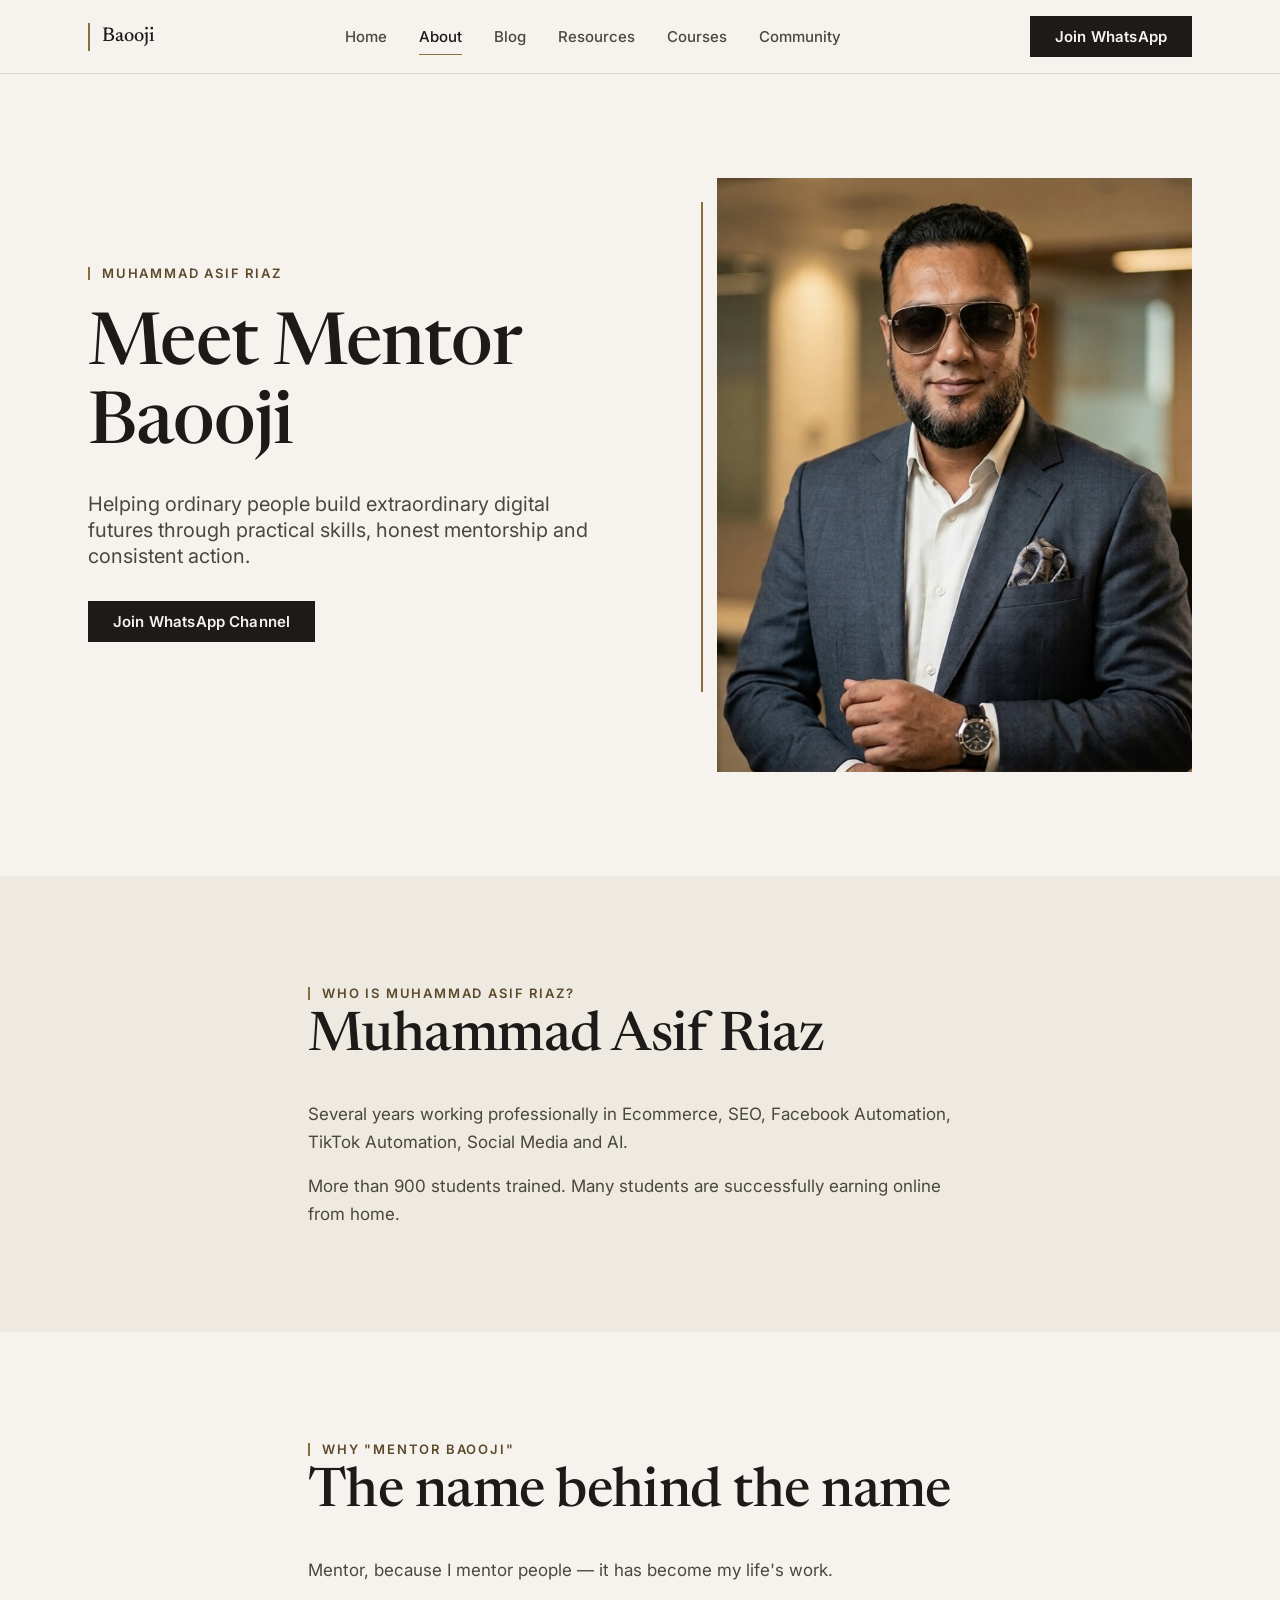
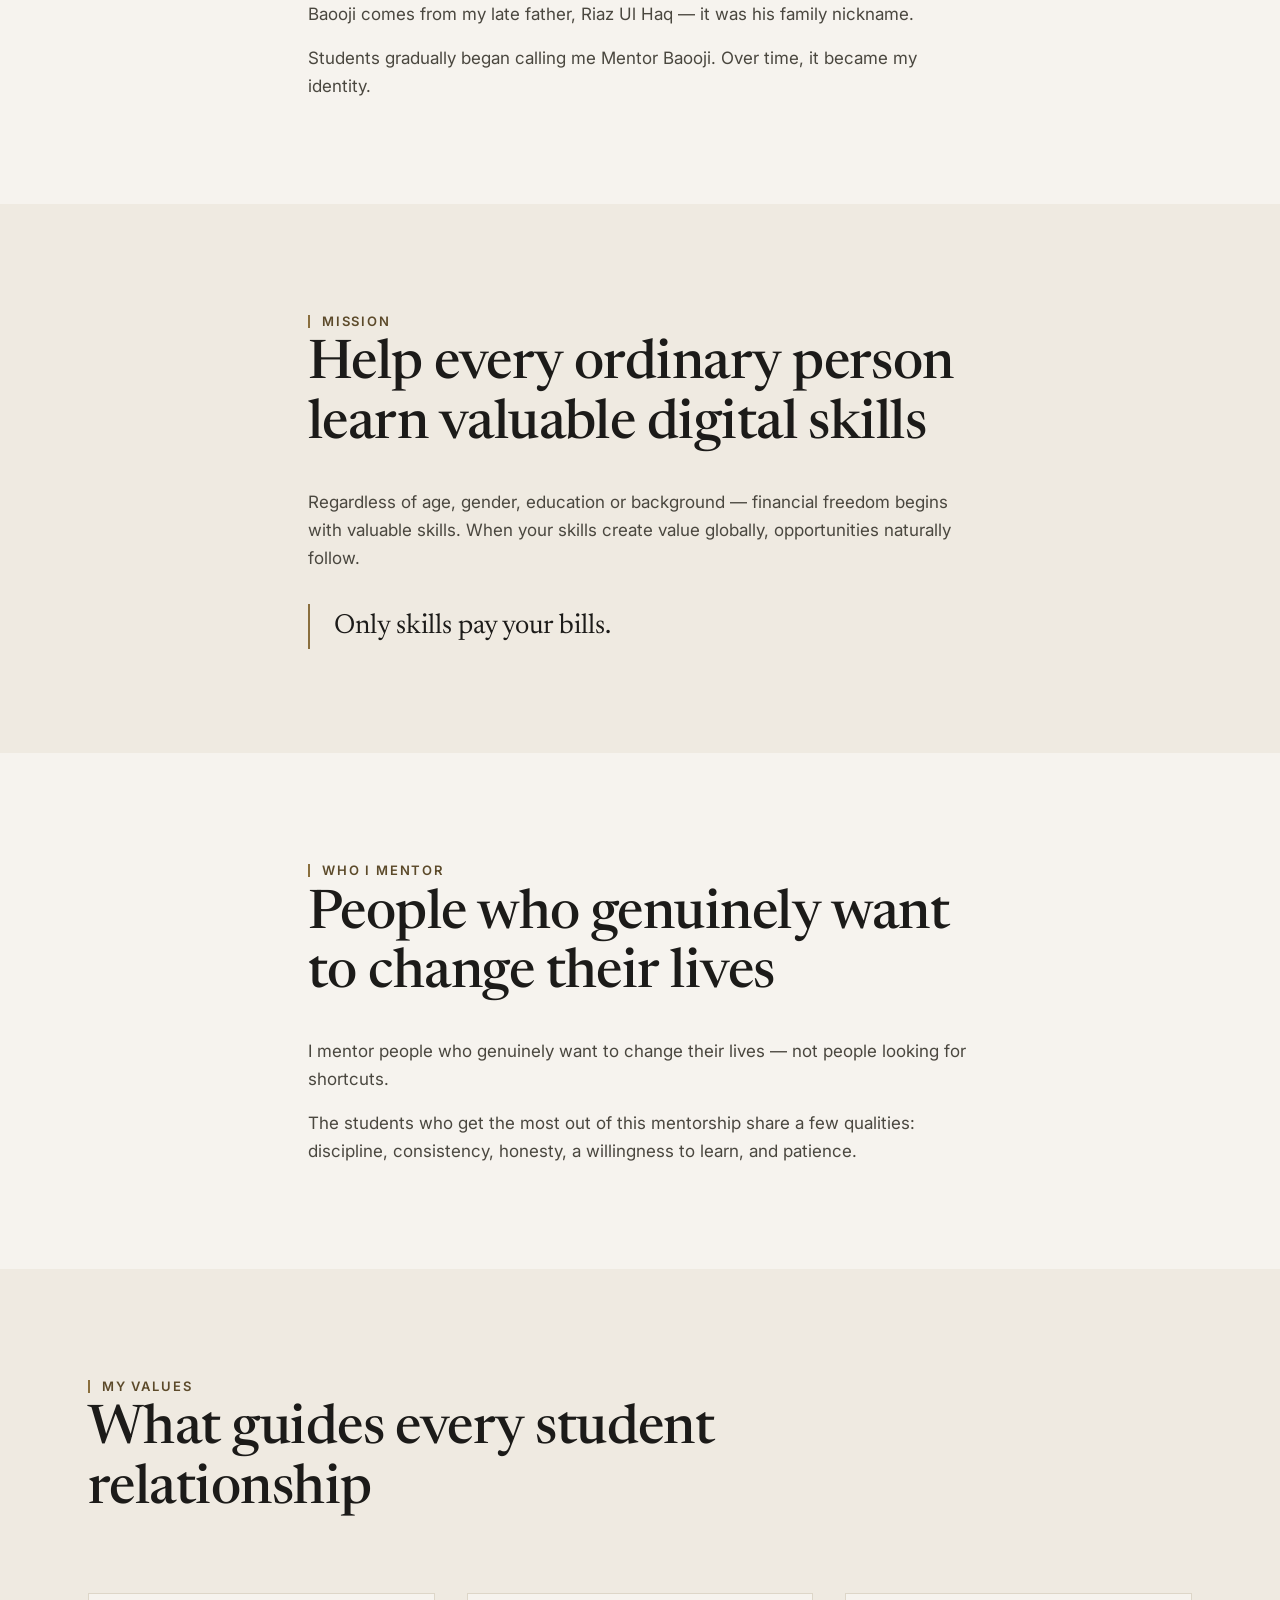
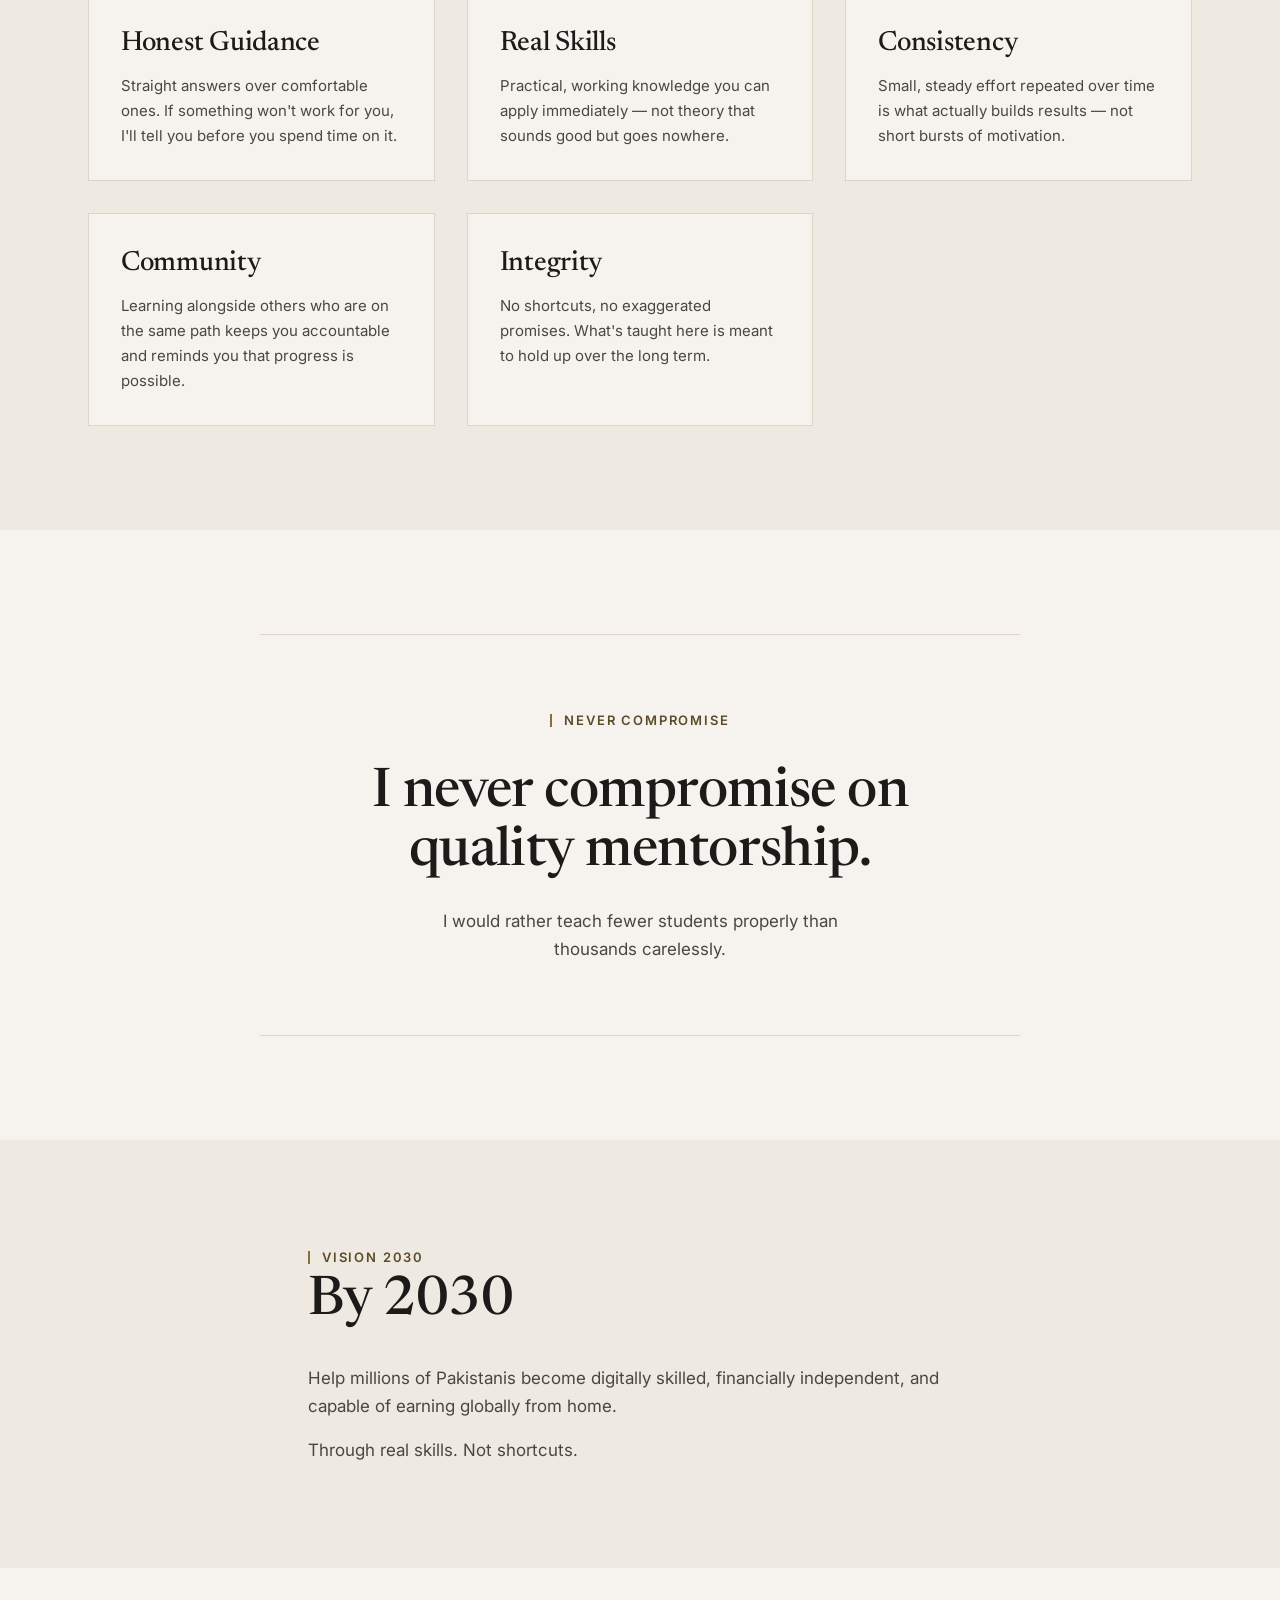
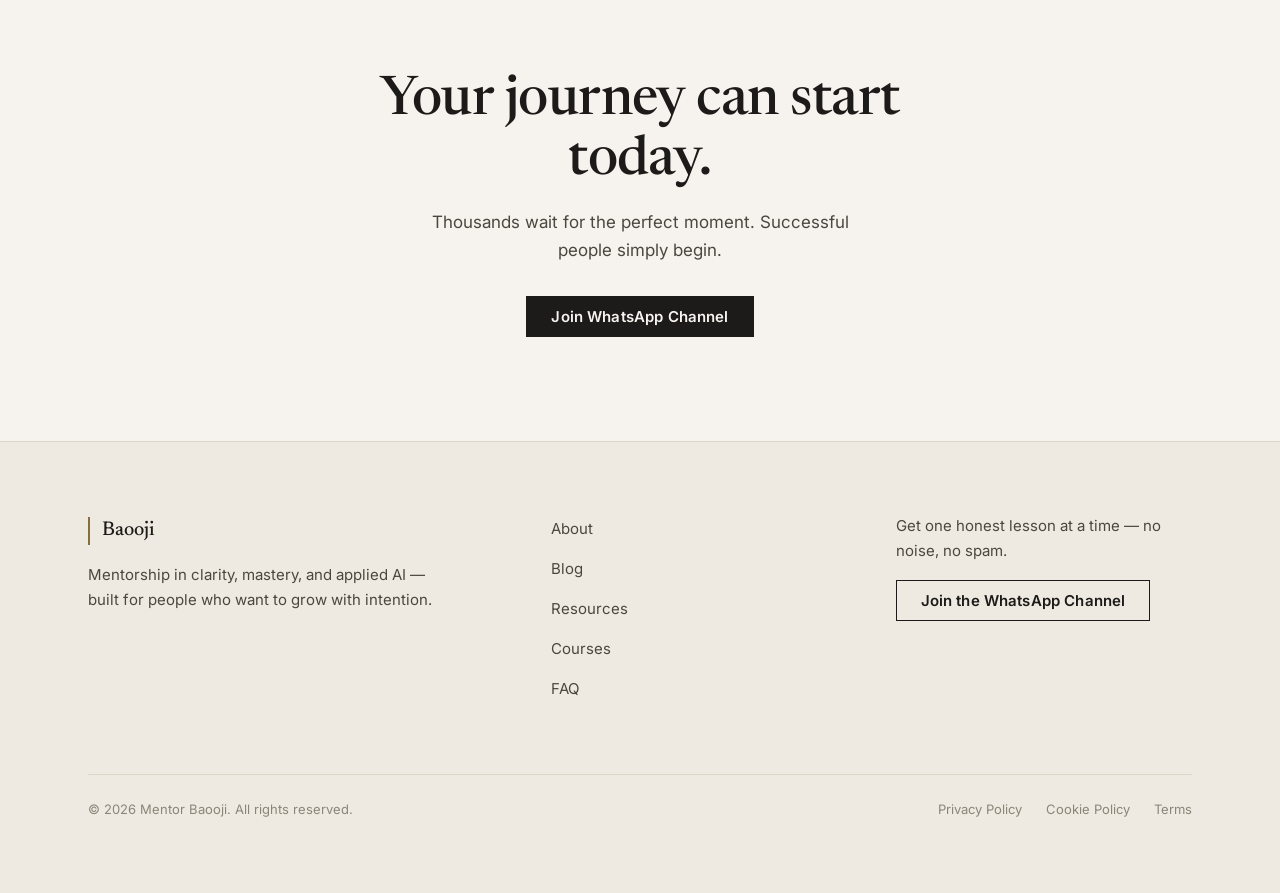
<file: about.html>
<!DOCTYPE html>
<html lang="en" class="no-js">
<head>
  <meta charset="UTF-8">
  <meta name="viewport" content="width=device-width, initial-scale=1.0">

  <title>About Muhammad Asif Riaz — Mentor Baooji</title>
  <meta name="description" content="Meet Muhammad Asif Riaz, known to over 900 students as Mentor Baooji. Learn why Mentor Baooji exists, the mission behind it, and the values that guide every student relationship.">
  <meta name="robots" content="index, follow">
  <link rel="canonical" href="https://www.mentorbaooji.com/about.html">
  <meta name="author" content="Muhammad Asif Riaz">

  <meta property="og:type" content="profile">
  <meta property="og:site_name" content="Mentor Baooji">
  <meta property="og:title" content="About Muhammad Asif Riaz — Mentor Baooji">
  <meta property="og:description" content="Why Mentor Baooji exists, the mission behind it, and the values that guide every student relationship.">
  <meta property="og:url" content="https://www.mentorbaooji.com/about.html">
  <meta property="og:image" content="https://www.mentorbaooji.com/assets/images/og/home-og.jpg">
  <meta property="og:image:width" content="1200">
  <meta property="og:image:height" content="630">
  <meta property="og:locale" content="en_US">

  <meta name="twitter:card" content="summary_large_image">
  <meta name="twitter:title" content="About Muhammad Asif Riaz — Mentor Baooji">
  <meta name="twitter:description" content="Why Mentor Baooji exists, the mission behind it, and the values that guide every student relationship.">
  <meta name="twitter:image" content="https://www.mentorbaooji.com/assets/images/og/home-og.jpg">

  <meta name="theme-color" content="#F6F3EE">

  <link rel="icon" href="/favicon.svg" type="image/svg+xml">
  <link rel="icon" href="/favicon.ico" sizes="any">
  <link rel="apple-touch-icon" href="/apple-touch-icon.png">
  <link rel="manifest" href="/site.webmanifest">

  <link rel="preconnect" href="https://fonts.googleapis.com">
  <link rel="preconnect" href="https://fonts.gstatic.com" crossorigin>
  <link rel="preload" as="image" href="/assets/images/baooji-portrait.jpg" fetchpriority="high">

  <link href="https://fonts.googleapis.com/css2?family=Newsreader:ital,opsz,wght@0,6..72,400;0,6..72,500;1,6..72,400&family=Inter:wght@400;500;600&display=swap" rel="stylesheet">

  <!-- Existing global design system — reused as-is, nothing altered -->
  <link rel="stylesheet" href="/assets/css/variables.css">
  <link rel="stylesheet" href="/assets/css/base.css">
  <link rel="stylesheet" href="/assets/css/typography.css">
  <link rel="stylesheet" href="/assets/css/layout.css">
  <link rel="stylesheet" href="/assets/css/navigation.css">
  <link rel="stylesheet" href="/assets/css/hero.css">
  <link rel="stylesheet" href="/assets/css/footer.css">
  <link rel="stylesheet" href="/assets/css/buttons.css">
  <link rel="stylesheet" href="/assets/css/accessibility.css">

  <!-- Page-specific CSS — only the new components this page needs -->
  <link rel="stylesheet" href="/about.css">
</head>
<body>

  <a class="skip-link" href="#main-content">Skip to main content</a>

  <div id="page">

    <!-- ============================================================
         HEADER / NAVIGATION (identical to Home — not modified)
         ============================================================ -->
    <header class="site-header">
      <div class="container nav-bar">

        <a href="/index.html" class="wordmark" aria-label="Mentor Baooji — Home">Baooji</a>

        <nav class="nav-links" aria-label="Primary">
          <ul>
            <li><a href="/index.html" data-nav-link>Home</a></li>
            <li><a href="/about.html" data-nav-link aria-current="page">About</a></li>
            <li><a href="/blog.html" data-nav-link>Blog</a></li>
            <li><a href="/resources.html" data-nav-link>Resources</a></li>
            <li><a href="/courses.html" data-nav-link>Courses</a></li>
            <li><a href="/community.html" data-nav-link>Community</a></li>
          </ul>
        </nav>

        <div class="nav-actions">
          <a href="https://whatsapp.com/channel/0029VbAeGN4KWEL04m98dg14"
             class="btn btn-primary nav-cta"
             target="_blank" rel="noopener noreferrer">
            Join WhatsApp
            <span class="visually-hidden">(opens in a new window)</span>
          </a>

          <button type="button"
                  class="nav-toggle"
                  data-nav-toggle
                  aria-expanded="false"
                  aria-controls="mobile-nav"
                  aria-label="Open menu">
            <span class="bar-1"></span>
            <span class="bar-2"></span>
            <span class="bar-3"></span>
          </button>
        </div>

      </div>
    </header>

    <nav class="mobile-nav"
         id="mobile-nav"
         data-mobile-nav
         data-open="false"
         aria-label="Mobile"
         aria-hidden="true">

      <button type="button" class="mobile-nav-close" data-nav-close>
        Close <span aria-hidden="true">✕</span>
      </button>

      <ul>
        <li><a href="/index.html">Home</a></li>
        <li><a href="/about.html">About</a></li>
        <li><a href="/blog.html">Blog</a></li>
        <li><a href="/resources.html">Resources</a></li>
        <li><a href="/courses.html">Courses</a></li>
        <li><a href="/community.html">Community</a></li>
      </ul>

      <div class="nav-cta-wrap">
        <a href="https://whatsapp.com/channel/0029VbAeGN4KWEL04m98dg14"
           class="btn btn-primary btn-block"
           target="_blank" rel="noopener noreferrer">
          Join the WhatsApp Channel
          <span class="visually-hidden">(opens in a new window)</span>
        </a>
      </div>
    </nav>

    <!-- ============================================================
         MAIN CONTENT
         ============================================================ -->
    <main id="main-content">

      <!-- ==========================================================
           HERO
           ========================================================== -->
      <section class="hero" aria-labelledby="about-hero-heading">
        <div class="container hero-grid">

          <div class="hero-content">
            <p class="eyebrow hero-eyebrow">Muhammad Asif Riaz</p>

            <h1 id="about-hero-heading" class="hero-headline">
              Meet Mentor Baooji
            </h1>

            <p class="hero-subline">
              Helping ordinary people build extraordinary digital futures
              through practical skills, honest mentorship and consistent
              action.
            </p>

            <div class="hero-actions">
              <a href="https://whatsapp.com/channel/0029VbAeGN4KWEL04m98dg14"
                 class="btn btn-primary"
                 target="_blank" rel="noopener noreferrer">
                Join WhatsApp Channel
                <span class="visually-hidden">(opens in a new window)</span>
              </a>
            </div>
          </div>

          <div class="hero-portrait">
            <div class="hero-portrait-frame">
              <img src="/assets/images/baooji-portrait.jpg"
                   alt="Portrait of Muhammad Asif Riaz, Mentor Baooji"
                   width="800" height="1000"
                   fetchpriority="high">
            </div>
          </div>

        </div>
      </section>

      <!-- ==========================================================
           WHO IS MUHAMMAD ASIF RIAZ
           ========================================================== -->
      <section class="about-block section section-alt" aria-labelledby="about-who-heading">
        <div class="container-narrow" data-reveal>
          <p class="eyebrow">Who is Muhammad Asif Riaz?</p>
          <h2 id="about-who-heading" class="about-block-heading">
            Muhammad Asif Riaz
          </h2>
          <div class="stack">
            <p>
              Several years working professionally in Ecommerce, SEO,
              Facebook Automation, TikTok Automation, Social Media and AI.
            </p>
            <p>
              More than 900 students trained. Many students are
              successfully earning online from home.
            </p>
          </div>
        </div>
      </section>

      <!-- ==========================================================
           WHY "MENTOR BAOOJI"
           ========================================================== -->
      <section class="about-block section" aria-labelledby="about-why-heading">
        <div class="container-narrow" data-reveal>
          <p class="eyebrow">Why "Mentor Baooji"</p>
          <h2 id="about-why-heading" class="about-block-heading">
            The name behind the name
          </h2>
          <div class="stack">
            <p>
              Mentor, because I mentor people — it has become my life's
              work.
            </p>
            <p>
              Baooji comes from my late father, Riaz Ul Haq — it was his
              family nickname.
            </p>
            <p>
              Students gradually began calling me Mentor Baooji. Over
              time, it became my identity.
            </p>
          </div>
        </div>
      </section>

      <!-- ==========================================================
           MISSION
           ========================================================== -->
      <section class="about-block section section-alt" aria-labelledby="about-mission-heading">
        <div class="container-narrow" data-reveal>
          <p class="eyebrow">Mission</p>
          <h2 id="about-mission-heading" class="about-block-heading">
            Help every ordinary person learn valuable digital skills
          </h2>
          <div class="stack">
            <p>
              Regardless of age, gender, education or background —
              financial freedom begins with valuable skills. When your
              skills create value globally, opportunities naturally
              follow.
            </p>
          </div>

          <p class="about-callout">Only skills pay your bills.</p>
        </div>
      </section>

      <!-- ==========================================================
           WHO I MENTOR
           ========================================================== -->
      <section class="about-block section" aria-labelledby="about-who-mentor-heading">
        <div class="container-narrow" data-reveal>
          <p class="eyebrow">Who I Mentor</p>
          <h2 id="about-who-mentor-heading" class="about-block-heading">
            People who genuinely want to change their lives
          </h2>
          <div class="stack">
            <p>
              I mentor people who genuinely want to change their lives —
              not people looking for shortcuts.
            </p>
            <p>
              The students who get the most out of this mentorship share
              a few qualities: discipline, consistency, honesty, a
              willingness to learn, and patience.
            </p>
          </div>
        </div>
      </section>

      <!-- ==========================================================
           MY VALUES
           ========================================================== -->
      <section class="about-values section section-alt" aria-labelledby="about-values-heading">
        <div class="container">
          <div class="about-values-intro" data-reveal>
            <p class="eyebrow">My Values</p>
            <h2 id="about-values-heading" class="about-block-heading">
              What guides every student relationship
            </h2>
          </div>

          <div class="about-values-grid">
            <article class="about-value-card" data-reveal>
              <h3>Honest Guidance</h3>
              <p>
                Straight answers over comfortable ones. If something
                won't work for you, I'll tell you before you spend time
                on it.
              </p>
            </article>

            <article class="about-value-card" data-reveal>
              <h3>Real Skills</h3>
              <p>
                Practical, working knowledge you can apply immediately —
                not theory that sounds good but goes nowhere.
              </p>
            </article>

            <article class="about-value-card" data-reveal>
              <h3>Consistency</h3>
              <p>
                Small, steady effort repeated over time is what actually
                builds results — not short bursts of motivation.
              </p>
            </article>

            <article class="about-value-card" data-reveal>
              <h3>Community</h3>
              <p>
                Learning alongside others who are on the same path keeps
                you accountable and reminds you that progress is
                possible.
              </p>
            </article>

            <article class="about-value-card" data-reveal>
              <h3>Integrity</h3>
              <p>
                No shortcuts, no exaggerated promises. What's taught here
                is meant to hold up over the long term.
              </p>
            </article>
          </div>
        </div>
      </section>

      <!-- ==========================================================
           NEVER COMPROMISE
           ========================================================== -->
      <section class="about-highlight section" aria-labelledby="about-never-heading">
        <div class="container-narrow about-highlight-frame" data-reveal>
          <p class="eyebrow">Never Compromise</p>
          <h2 id="about-never-heading" class="about-highlight-statement">
            I never compromise on quality mentorship.
          </h2>
          <p class="about-highlight-text">
            I would rather teach fewer students properly than thousands
            carelessly.
          </p>
        </div>
      </section>

      <!-- ==========================================================
           VISION 2030
           ========================================================== -->
      <section class="about-block section section-alt" aria-labelledby="about-vision-heading">
        <div class="container-narrow" data-reveal>
          <p class="eyebrow">Vision 2030</p>
          <h2 id="about-vision-heading" class="about-block-heading">
            By 2030
          </h2>
          <div class="stack">
            <p>
              Help millions of Pakistanis become digitally skilled,
              financially independent, and capable of earning globally
              from home.
            </p>
            <p>
              Through real skills. Not shortcuts.
            </p>
          </div>
        </div>
      </section>

      <!-- ==========================================================
           CLOSING CTA
           ========================================================== -->
      <section class="about-cta section" aria-labelledby="about-cta-heading">
        <div class="container-narrow about-cta-inner" data-reveal>
          <h2 id="about-cta-heading" class="about-cta-headline">
            Your journey can start today.
          </h2>
          <p class="about-cta-text">
            Thousands wait for the perfect moment. Successful people
            simply begin.
          </p>
          <a href="https://whatsapp.com/channel/0029VbAeGN4KWEL04m98dg14"
             class="btn btn-primary"
             target="_blank" rel="noopener noreferrer">
            Join WhatsApp Channel
            <span class="visually-hidden">(opens in a new window)</span>
          </a>
        </div>
      </section>

    </main>

    <!-- ============================================================
         FOOTER (identical to Home — not modified)
         ============================================================ -->
    <footer class="site-footer">
      <div class="container">

        <div class="footer-grid">

          <div class="footer-brand">
            <a href="/index.html" class="wordmark" aria-label="Mentor Baooji — Home">Baooji</a>
            <p>
              Mentorship in clarity, mastery, and applied AI — built for
              people who want to grow with intention.
            </p>
          </div>

          <nav class="footer-nav" aria-label="Footer">
            <ul>
              <li><a href="/about.html">About</a></li>
              <li><a href="/blog.html">Blog</a></li>
              <li><a href="/resources.html">Resources</a></li>
              <li><a href="/courses.html">Courses</a></li>
              <li><a href="/faq.html">FAQ</a></li>
            </ul>
          </nav>

          <div class="footer-cta">
            <p>Get one honest lesson at a time — no noise, no spam.</p>
            <a href="https://whatsapp.com/channel/0029VbAeGN4KWEL04m98dg14"
               class="btn btn-secondary"
               target="_blank" rel="noopener noreferrer">
              Join the WhatsApp Channel
            </a>
          </div>

        </div>

        <div class="footer-bottom">
          <p class="footer-copyright">
            © <span data-current-year>2026</span> Mentor Baooji. All rights reserved.
          </p>
          <div class="footer-legal">
            <a href="/privacy-policy.html">Privacy Policy</a>
            <a href="/cookie-policy.html">Cookie Policy</a>
            <a href="/terms.html">Terms</a>
          </div>
        </div>

      </div>
    </footer>

  </div>

  <script src="/assets/js/navigation.js" defer></script>
  <script src="/assets/js/main.js" defer></script>
  <script src="/assets/js/reveal.js" defer></script>

</body>
</html>
</file>
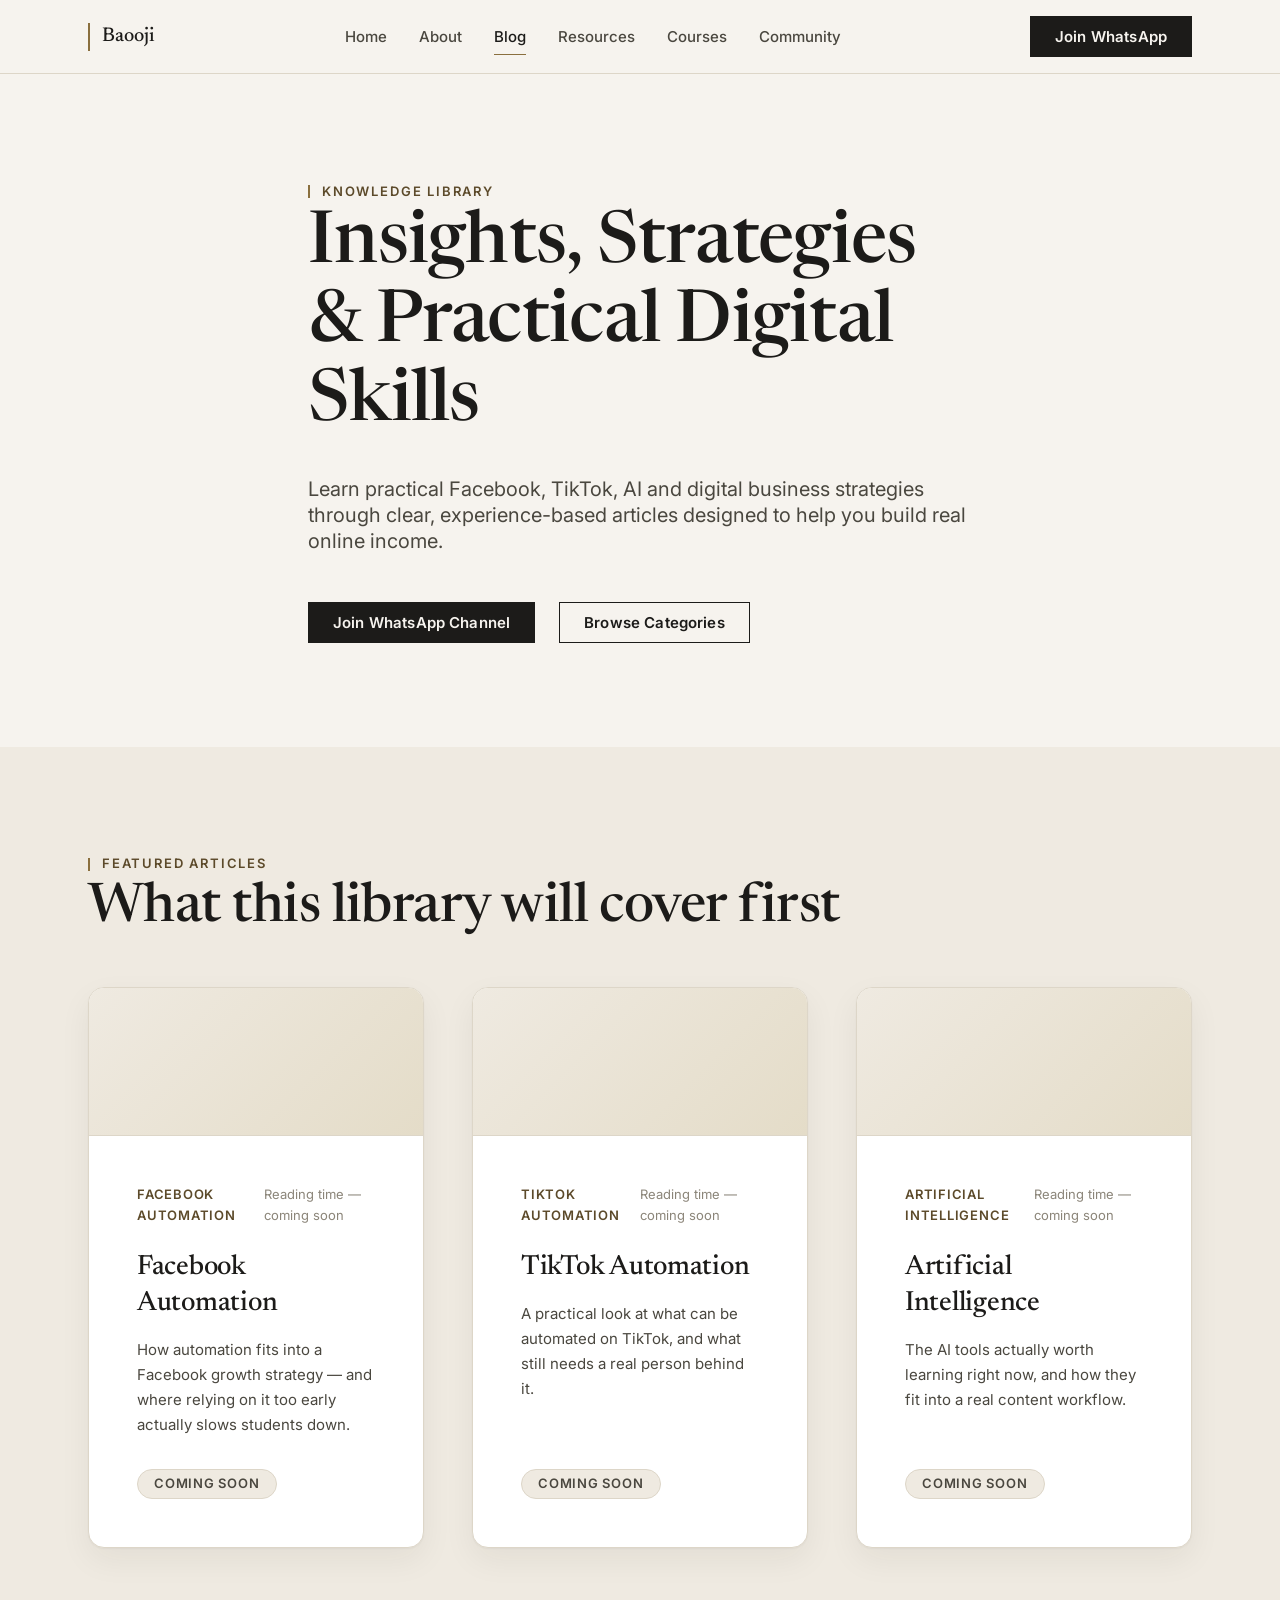
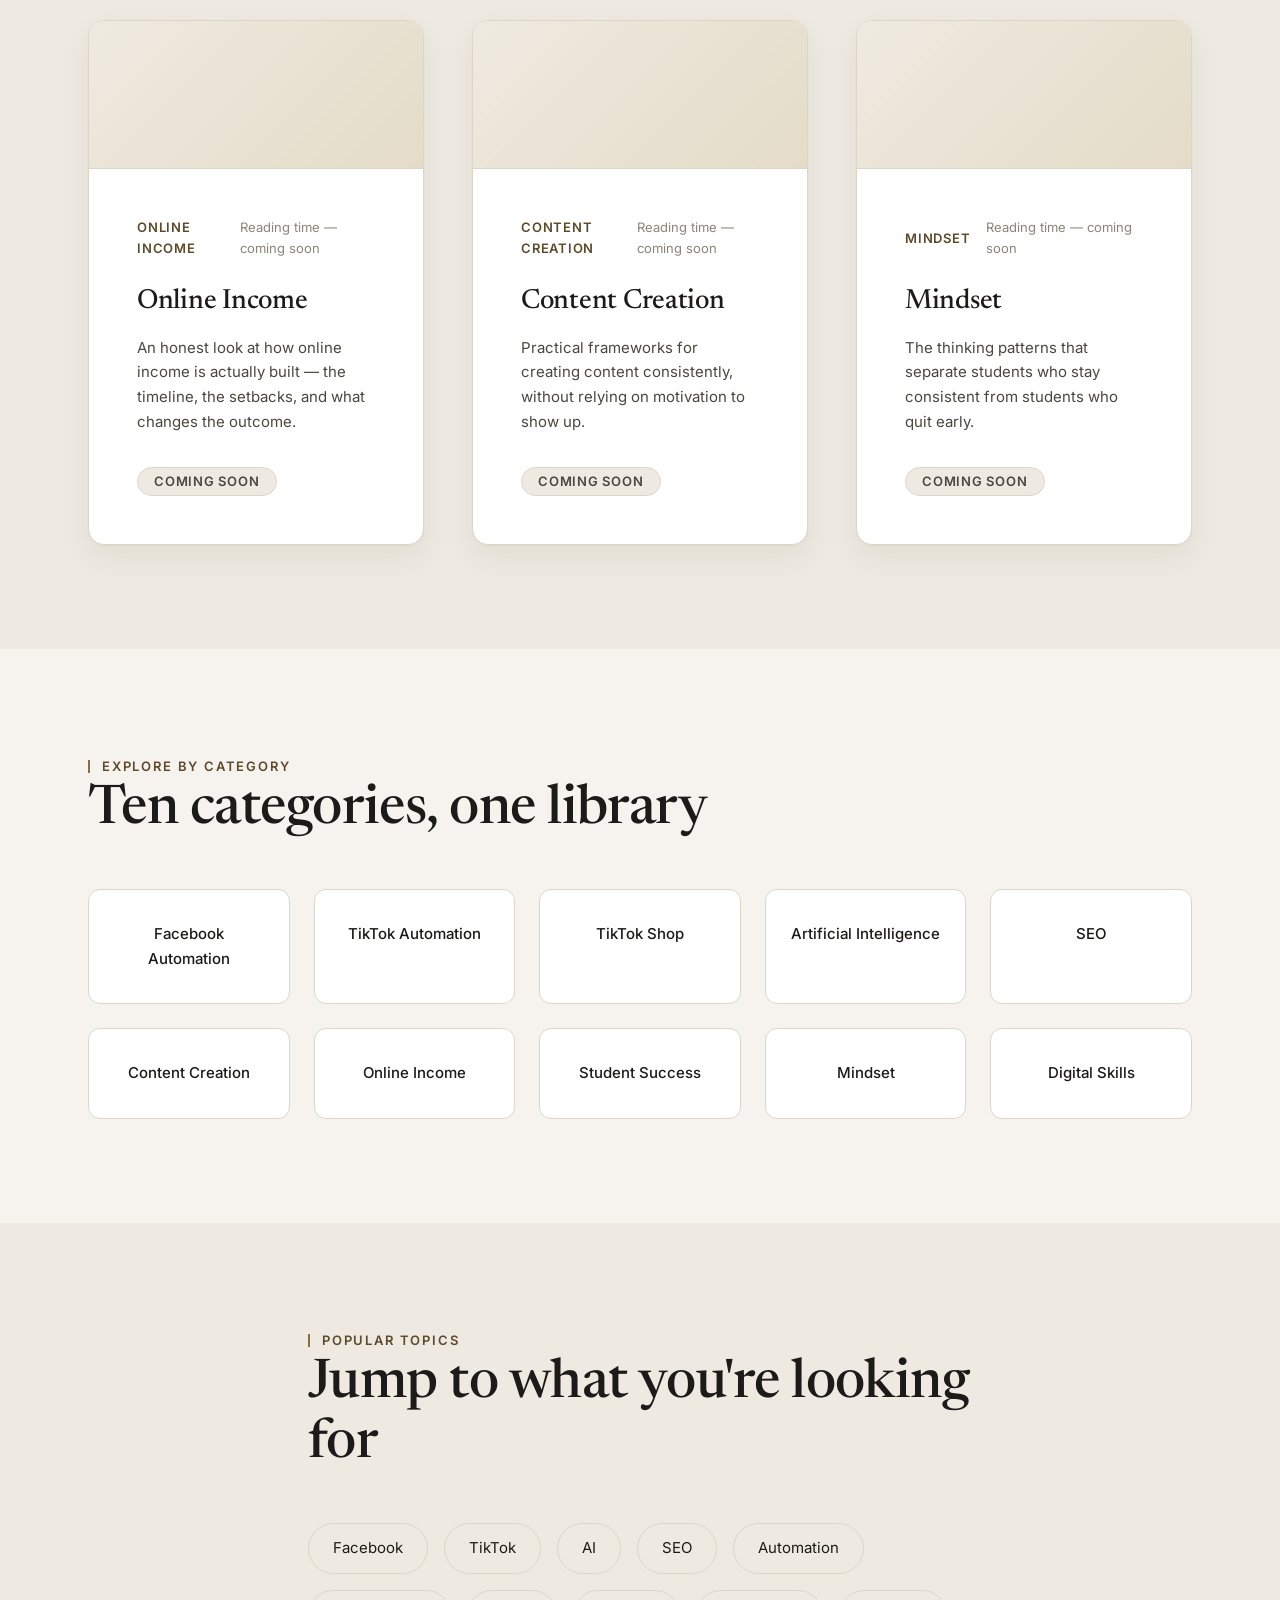
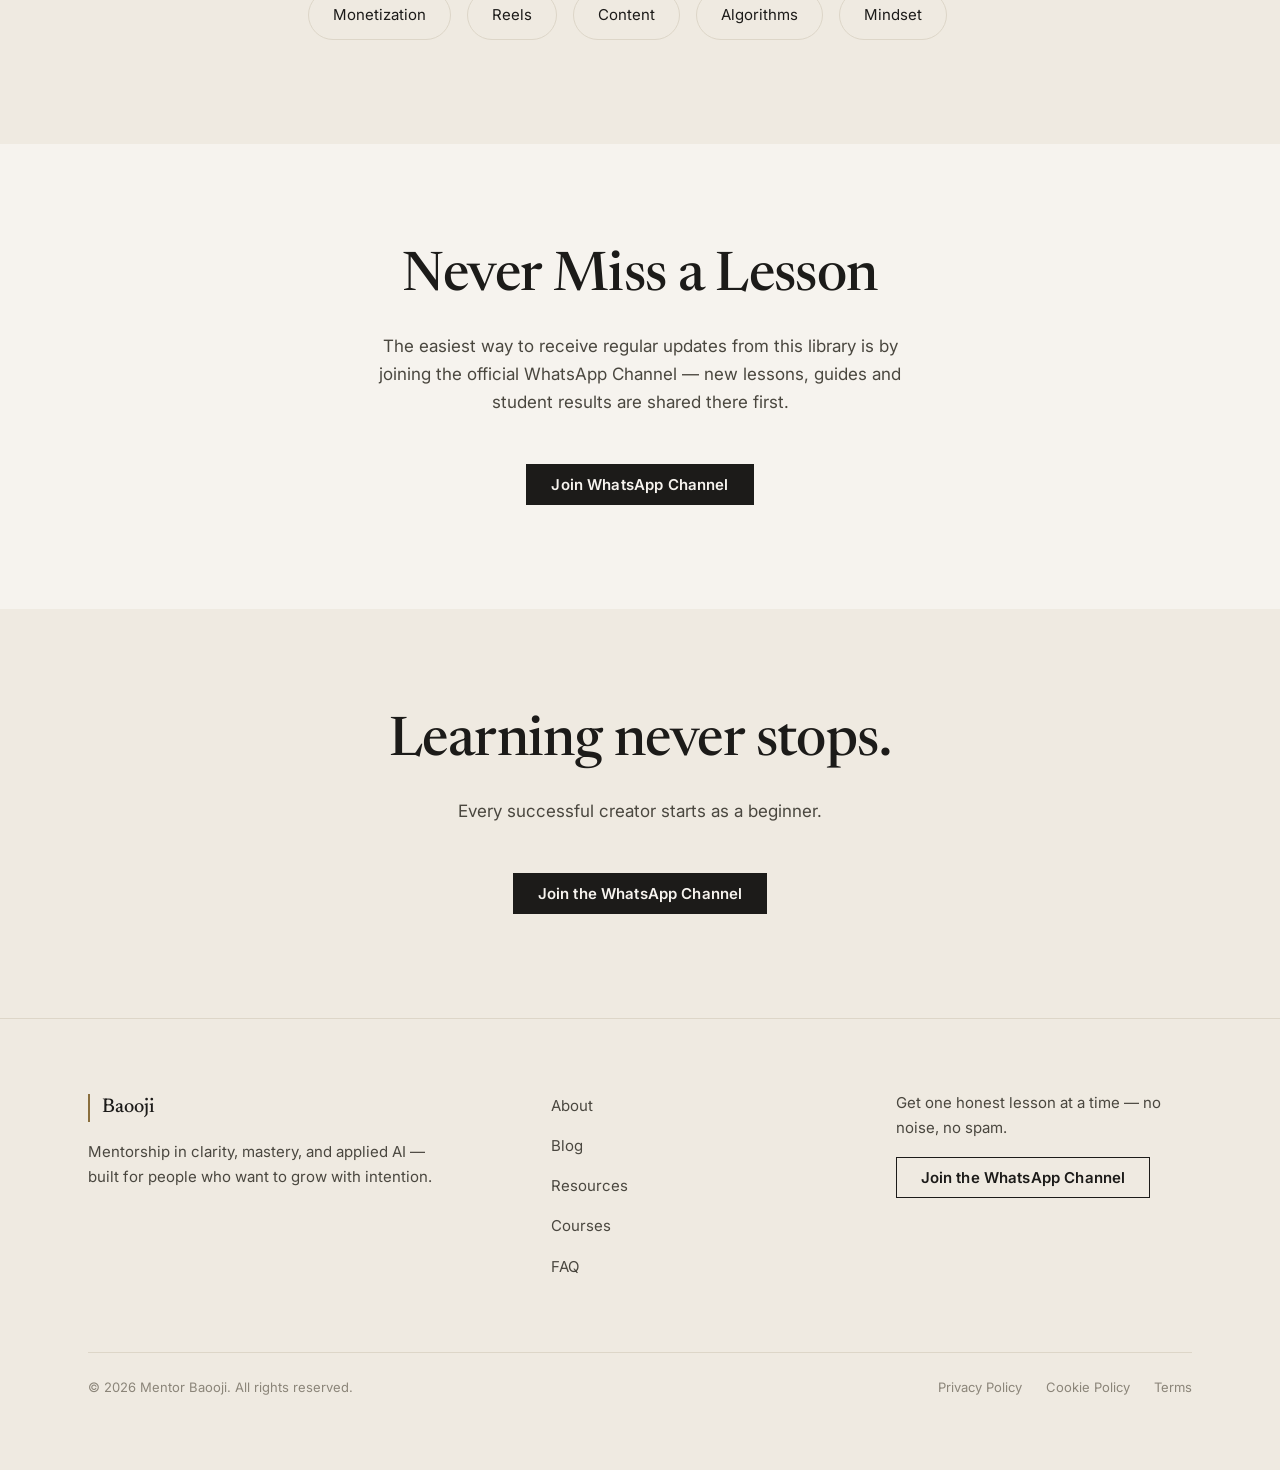
<file: blog.html>
<!DOCTYPE html>
<html lang="en" class="no-js">
<head>
  <!-- ============================================================
       CHARACTER SET / VIEWPORT
       ============================================================ -->
  <meta charset="UTF-8">
  <meta name="viewport" content="width=device-width, initial-scale=1.0">

  <!-- ============================================================
       SEO META
       ============================================================ -->
  <title>Blog — Knowledge Library | Mentor Baooji</title>
  <meta name="description" content="Insights, strategies and practical digital skills. Learn Facebook, TikTok, AI and online business through clear, experience-based articles from Mentor Baooji.">
  <meta name="robots" content="index, follow">
  <link rel="canonical" href="https://www.mentorbaooji.com/blog.html">
  <meta name="author" content="Muhammad Asif Riaz">

  <!-- Open Graph -->
  <meta property="og:type" content="website">
  <meta property="og:site_name" content="Mentor Baooji">
  <meta property="og:title" content="Blog — Knowledge Library | Mentor Baooji">
  <meta property="og:description" content="Insights, strategies and practical digital skills. Learn Facebook, TikTok, AI and online business through clear, experience-based articles.">
  <meta property="og:url" content="https://www.mentorbaooji.com/blog.html">
  <meta property="og:image" content="https://www.mentorbaooji.com/assets/images/og/blog-og.jpg">
  <meta property="og:image:width" content="1200">
  <meta property="og:image:height" content="630">
  <meta property="og:locale" content="en_US">

  <!-- Twitter Card -->
  <meta name="twitter:card" content="summary_large_image">
  <meta name="twitter:title" content="Blog — Knowledge Library | Mentor Baooji">
  <meta name="twitter:description" content="Insights, strategies and practical digital skills. Learn Facebook, TikTok, AI and online business through clear, experience-based articles.">
  <meta name="twitter:image" content="https://www.mentorbaooji.com/assets/images/og/blog-og.jpg">

  <meta name="theme-color" content="#F6F3EE">

  <!-- ============================================================
       FAVICON
       ============================================================ -->
  <link rel="icon" href="/favicon.svg" type="image/svg+xml">
  <link rel="icon" href="/favicon.ico" sizes="any">
  <link rel="apple-touch-icon" href="/apple-touch-icon.png">
  <link rel="manifest" href="/site.webmanifest">

  <!-- ============================================================
       PERFORMANCE — resource hints
       ============================================================ -->
  <link rel="preconnect" href="https://fonts.googleapis.com">
  <link rel="preconnect" href="https://fonts.gstatic.com" crossorigin>

  <link href="https://fonts.googleapis.com/css2?family=Newsreader:ital,opsz,wght@0,6..72,400;0,6..72,500;1,6..72,400&family=Inter:wght@400;500;600&display=swap" rel="stylesheet">

  <!-- ============================================================
       CSS — only the sheets this page actually uses. Home-page-only
       component files (hero.css, origin-story.css, student-success.css,
       baooji-says.css) are intentionally not loaded here.
       ============================================================ -->
  <link rel="stylesheet" href="/assets/css/variables.css">
  <link rel="stylesheet" href="/assets/css/base.css">
  <link rel="stylesheet" href="/assets/css/typography.css">
  <link rel="stylesheet" href="/assets/css/layout.css">
  <link rel="stylesheet" href="/assets/css/navigation.css">
  <link rel="stylesheet" href="/assets/css/footer.css">
  <link rel="stylesheet" href="/assets/css/buttons.css">
  <link rel="stylesheet" href="/blog.css">
  <link rel="stylesheet" href="/assets/css/accessibility.css">
</head>
<body>

  <!-- Accessibility: skip link, first focusable element on the page -->
  <a class="skip-link" href="#main-content">Skip to main content</a>

  <div id="page">

    <!-- ============================================================
         HEADER / NAVIGATION — unchanged from Home, active state moved
         to Blog
         ============================================================ -->
    <header class="site-header">
      <div class="container nav-bar">

        <a href="/index.html" class="wordmark" aria-label="Mentor Baooji — Home">Baooji</a>

        <nav class="nav-links" aria-label="Primary">
          <ul>
            <li><a href="/index.html" data-nav-link>Home</a></li>
            <li><a href="/about.html" data-nav-link>About</a></li>
            <li><a href="/blog.html" data-nav-link aria-current="page">Blog</a></li>
            <li><a href="/resources.html" data-nav-link>Resources</a></li>
            <li><a href="/courses.html" data-nav-link>Courses</a></li>
            <li><a href="/community.html" data-nav-link>Community</a></li>
          </ul>
        </nav>

        <div class="nav-actions">
          <a href="https://whatsapp.com/channel/0029VbAeGN4KWEL04m98dg14"
             class="btn btn-primary nav-cta"
             target="_blank" rel="noopener noreferrer">
            Join WhatsApp
            <span class="visually-hidden">(opens in a new window)</span>
          </a>

          <button type="button"
                  class="nav-toggle"
                  data-nav-toggle
                  aria-expanded="false"
                  aria-controls="mobile-nav"
                  aria-label="Open menu">
            <span class="bar-1"></span>
            <span class="bar-2"></span>
            <span class="bar-3"></span>
          </button>
        </div>

      </div>
    </header>

    <!-- ============================================================
         MOBILE OFF-CANVAS NAV — unchanged from Home
         ============================================================ -->
    <nav class="mobile-nav"
         id="mobile-nav"
         data-mobile-nav
         data-open="false"
         aria-label="Mobile"
         aria-hidden="true">

      <button type="button" class="mobile-nav-close" data-nav-close>
        Close <span aria-hidden="true">✕</span>
      </button>

      <ul>
        <li><a href="/index.html">Home</a></li>
        <li><a href="/about.html">About</a></li>
        <li><a href="/blog.html" aria-current="page">Blog</a></li>
        <li><a href="/resources.html">Resources</a></li>
        <li><a href="/courses.html">Courses</a></li>
        <li><a href="/community.html">Community</a></li>
      </ul>

      <div class="nav-cta-wrap">
        <a href="https://whatsapp.com/channel/0029VbAeGN4KWEL04m98dg14"
           class="btn btn-primary btn-block"
           target="_blank" rel="noopener noreferrer">
          Join the WhatsApp Channel
          <span class="visually-hidden">(opens in a new window)</span>
        </a>
      </div>
    </nav>

    <!-- ============================================================
         MAIN CONTENT
         ============================================================ -->
    <main id="main-content">

      <!-- ==========================================================
           HERO
           ========================================================== -->
      <section class="blog-hero section" aria-labelledby="blog-hero-heading">
        <div class="container-narrow" data-reveal>

          <p class="eyebrow">Knowledge Library</p>

          <h1 id="blog-hero-heading" class="blog-hero-heading">
            Insights, Strategies &amp; Practical Digital Skills
          </h1>

          <p class="blog-hero-lede">
            Learn practical Facebook, TikTok, AI and digital business
            strategies through clear, experience-based articles designed
            to help you build real online income.
          </p>

          <div class="blog-hero-actions">
            <a href="https://whatsapp.com/channel/0029VbAeGN4KWEL04m98dg14"
               class="btn btn-primary"
               target="_blank" rel="noopener noreferrer">
              Join WhatsApp Channel
            </a>
            <a href="#categories" class="btn btn-secondary">
              Browse Categories
            </a>
          </div>

        </div>
      </section>

      <!-- ==========================================================
           FEATURED ARTICLES
           Premium placeholders, not fabricated articles — each card
           names a real topic this library will cover, marked clearly
           as not yet published.
           ========================================================== -->
      <section class="blog-featured section section-alt" aria-labelledby="blog-featured-heading">
        <div class="container">

          <div data-reveal>
            <p class="eyebrow">Featured Articles</p>
            <h2 id="blog-featured-heading" class="blog-section-heading">
              What this library will cover first
            </h2>
          </div>

          <div class="blog-grid">

            <article class="blog-card" data-reveal>
              <div class="blog-card-cover" aria-hidden="true"></div>
              <div class="blog-card-body">
                <div class="blog-card-meta">
                  <span class="blog-card-category">Facebook Automation</span>
                  <span class="blog-card-readtime">Reading time — coming soon</span>
                </div>
                <h3 class="blog-card-title">Facebook Automation</h3>
                <p class="blog-card-text">
                  How automation fits into a Facebook growth strategy —
                  and where relying on it too early actually slows
                  students down.
                </p>
                <span class="blog-card-badge">Coming Soon</span>
              </div>
            </article>

            <article class="blog-card" data-reveal>
              <div class="blog-card-cover" aria-hidden="true"></div>
              <div class="blog-card-body">
                <div class="blog-card-meta">
                  <span class="blog-card-category">TikTok Automation</span>
                  <span class="blog-card-readtime">Reading time — coming soon</span>
                </div>
                <h3 class="blog-card-title">TikTok Automation</h3>
                <p class="blog-card-text">
                  A practical look at what can be automated on TikTok,
                  and what still needs a real person behind it.
                </p>
                <span class="blog-card-badge">Coming Soon</span>
              </div>
            </article>

            <article class="blog-card" data-reveal>
              <div class="blog-card-cover" aria-hidden="true"></div>
              <div class="blog-card-body">
                <div class="blog-card-meta">
                  <span class="blog-card-category">Artificial Intelligence</span>
                  <span class="blog-card-readtime">Reading time — coming soon</span>
                </div>
                <h3 class="blog-card-title">Artificial Intelligence</h3>
                <p class="blog-card-text">
                  The AI tools actually worth learning right now, and how
                  they fit into a real content workflow.
                </p>
                <span class="blog-card-badge">Coming Soon</span>
              </div>
            </article>

            <article class="blog-card" data-reveal>
              <div class="blog-card-cover" aria-hidden="true"></div>
              <div class="blog-card-body">
                <div class="blog-card-meta">
                  <span class="blog-card-category">Online Income</span>
                  <span class="blog-card-readtime">Reading time — coming soon</span>
                </div>
                <h3 class="blog-card-title">Online Income</h3>
                <p class="blog-card-text">
                  An honest look at how online income is actually built —
                  the timeline, the setbacks, and what changes the
                  outcome.
                </p>
                <span class="blog-card-badge">Coming Soon</span>
              </div>
            </article>

            <article class="blog-card" data-reveal>
              <div class="blog-card-cover" aria-hidden="true"></div>
              <div class="blog-card-body">
                <div class="blog-card-meta">
                  <span class="blog-card-category">Content Creation</span>
                  <span class="blog-card-readtime">Reading time — coming soon</span>
                </div>
                <h3 class="blog-card-title">Content Creation</h3>
                <p class="blog-card-text">
                  Practical frameworks for creating content consistently,
                  without relying on motivation to show up.
                </p>
                <span class="blog-card-badge">Coming Soon</span>
              </div>
            </article>

            <article class="blog-card" data-reveal>
              <div class="blog-card-cover" aria-hidden="true"></div>
              <div class="blog-card-body">
                <div class="blog-card-meta">
                  <span class="blog-card-category">Mindset</span>
                  <span class="blog-card-readtime">Reading time — coming soon</span>
                </div>
                <h3 class="blog-card-title">Mindset</h3>
                <p class="blog-card-text">
                  The thinking patterns that separate students who stay
                  consistent from students who quit early.
                </p>
                <span class="blog-card-badge">Coming Soon</span>
              </div>
            </article>

          </div>
        </div>
      </section>

      <!-- ==========================================================
           CATEGORIES
           ========================================================== -->
      <section class="blog-categories section" id="categories" aria-labelledby="blog-categories-heading">
        <div class="container" data-reveal>

          <p class="eyebrow">Explore by Category</p>
          <h2 id="blog-categories-heading" class="blog-section-heading">
            Ten categories, one library
          </h2>

          <div class="blog-categories-grid">
            <span class="blog-category-tile">Facebook Automation</span>
            <span class="blog-category-tile">TikTok Automation</span>
            <span class="blog-category-tile">TikTok Shop</span>
            <span class="blog-category-tile">Artificial Intelligence</span>
            <span class="blog-category-tile">SEO</span>
            <span class="blog-category-tile">Content Creation</span>
            <span class="blog-category-tile">Online Income</span>
            <span class="blog-category-tile">Student Success</span>
            <span class="blog-category-tile">Mindset</span>
            <span class="blog-category-tile">Digital Skills</span>
          </div>

        </div>
      </section>

      <!-- ==========================================================
           POPULAR TOPICS
           ========================================================== -->
      <section class="blog-topics section section-alt" aria-labelledby="blog-topics-heading">
        <div class="container-narrow" data-reveal>

          <p class="eyebrow">Popular Topics</p>
          <h2 id="blog-topics-heading" class="blog-section-heading">
            Jump to what you're looking for
          </h2>

          <ul class="blog-topics-list">
            <li><a href="#categories">Facebook</a></li>
            <li><a href="#categories">TikTok</a></li>
            <li><a href="#categories">AI</a></li>
            <li><a href="#categories">SEO</a></li>
            <li><a href="#categories">Automation</a></li>
            <li><a href="#categories">Monetization</a></li>
            <li><a href="#categories">Reels</a></li>
            <li><a href="#categories">Content</a></li>
            <li><a href="#categories">Algorithms</a></li>
            <li><a href="#categories">Mindset</a></li>
          </ul>

        </div>
      </section>

      <!-- ==========================================================
           NEWSLETTER
           ========================================================== -->
      <section class="blog-newsletter section" aria-labelledby="blog-newsletter-heading">
        <div class="container-narrow" data-reveal>

          <h2 id="blog-newsletter-heading" class="blog-newsletter-heading">
            Never Miss a Lesson
          </h2>
          <p class="blog-newsletter-text">
            The easiest way to receive regular updates from this library
            is by joining the official WhatsApp Channel — new lessons,
            guides and student results are shared there first.
          </p>
          <a href="https://whatsapp.com/channel/0029VbAeGN4KWEL04m98dg14"
             class="btn btn-primary"
             target="_blank" rel="noopener noreferrer">
            Join WhatsApp Channel
          </a>

        </div>
      </section>

      <!-- ==========================================================
           BOTTOM CTA
           ========================================================== -->
      <section class="blog-bottom-cta section section-alt" aria-labelledby="blog-bottom-cta-heading">
        <div class="container-narrow" data-reveal>

          <h2 id="blog-bottom-cta-heading" class="blog-bottom-cta-heading">
            Learning never stops.
          </h2>
          <p class="blog-bottom-cta-text">
            Every successful creator starts as a beginner.
          </p>
          <a href="https://whatsapp.com/channel/0029VbAeGN4KWEL04m98dg14"
             class="btn btn-primary"
             target="_blank" rel="noopener noreferrer">
            Join the WhatsApp Channel
          </a>

        </div>
      </section>

    </main>

    <!-- ============================================================
         FOOTER — unchanged from Home
         ============================================================ -->
    <footer class="site-footer">
      <div class="container">

        <div class="footer-grid">

          <div class="footer-brand">
            <a href="/index.html" class="wordmark" aria-label="Mentor Baooji — Home">Baooji</a>
            <p>
              Mentorship in clarity, mastery, and applied AI — built for
              people who want to grow with intention.
            </p>
          </div>

          <nav class="footer-nav" aria-label="Footer">
            <ul>
              <li><a href="/about.html">About</a></li>
              <li><a href="/blog.html">Blog</a></li>
              <li><a href="/resources.html">Resources</a></li>
              <li><a href="/courses.html">Courses</a></li>
              <li><a href="/faq.html">FAQ</a></li>
            </ul>
          </nav>

          <div class="footer-cta">
            <p>Get one honest lesson at a time — no noise, no spam.</p>
            <a href="https://whatsapp.com/channel/0029VbAeGN4KWEL04m98dg14"
               class="btn btn-secondary"
               target="_blank" rel="noopener noreferrer">
              Join the WhatsApp Channel
            </a>
          </div>

        </div>

        <div class="footer-bottom">
          <p class="footer-copyright">
            © <span data-current-year>2026</span> Mentor Baooji. All rights reserved.
          </p>
          <div class="footer-legal">
            <a href="/privacy-policy.html">Privacy Policy</a>
            <a href="/cookie-policy.html">Cookie Policy</a>
            <a href="/terms.html">Terms</a>
          </div>
        </div>

      </div>
    </footer>

  </div>

  <!-- ============================================================
       JAVASCRIPT — same shared, existing files. No new JS.
       ============================================================ -->
  <script src="/assets/js/navigation.js" defer></script>
  <script src="/assets/js/main.js" defer></script>
  <script src="/assets/js/reveal.js" defer></script>

</body>
</html>
</file>
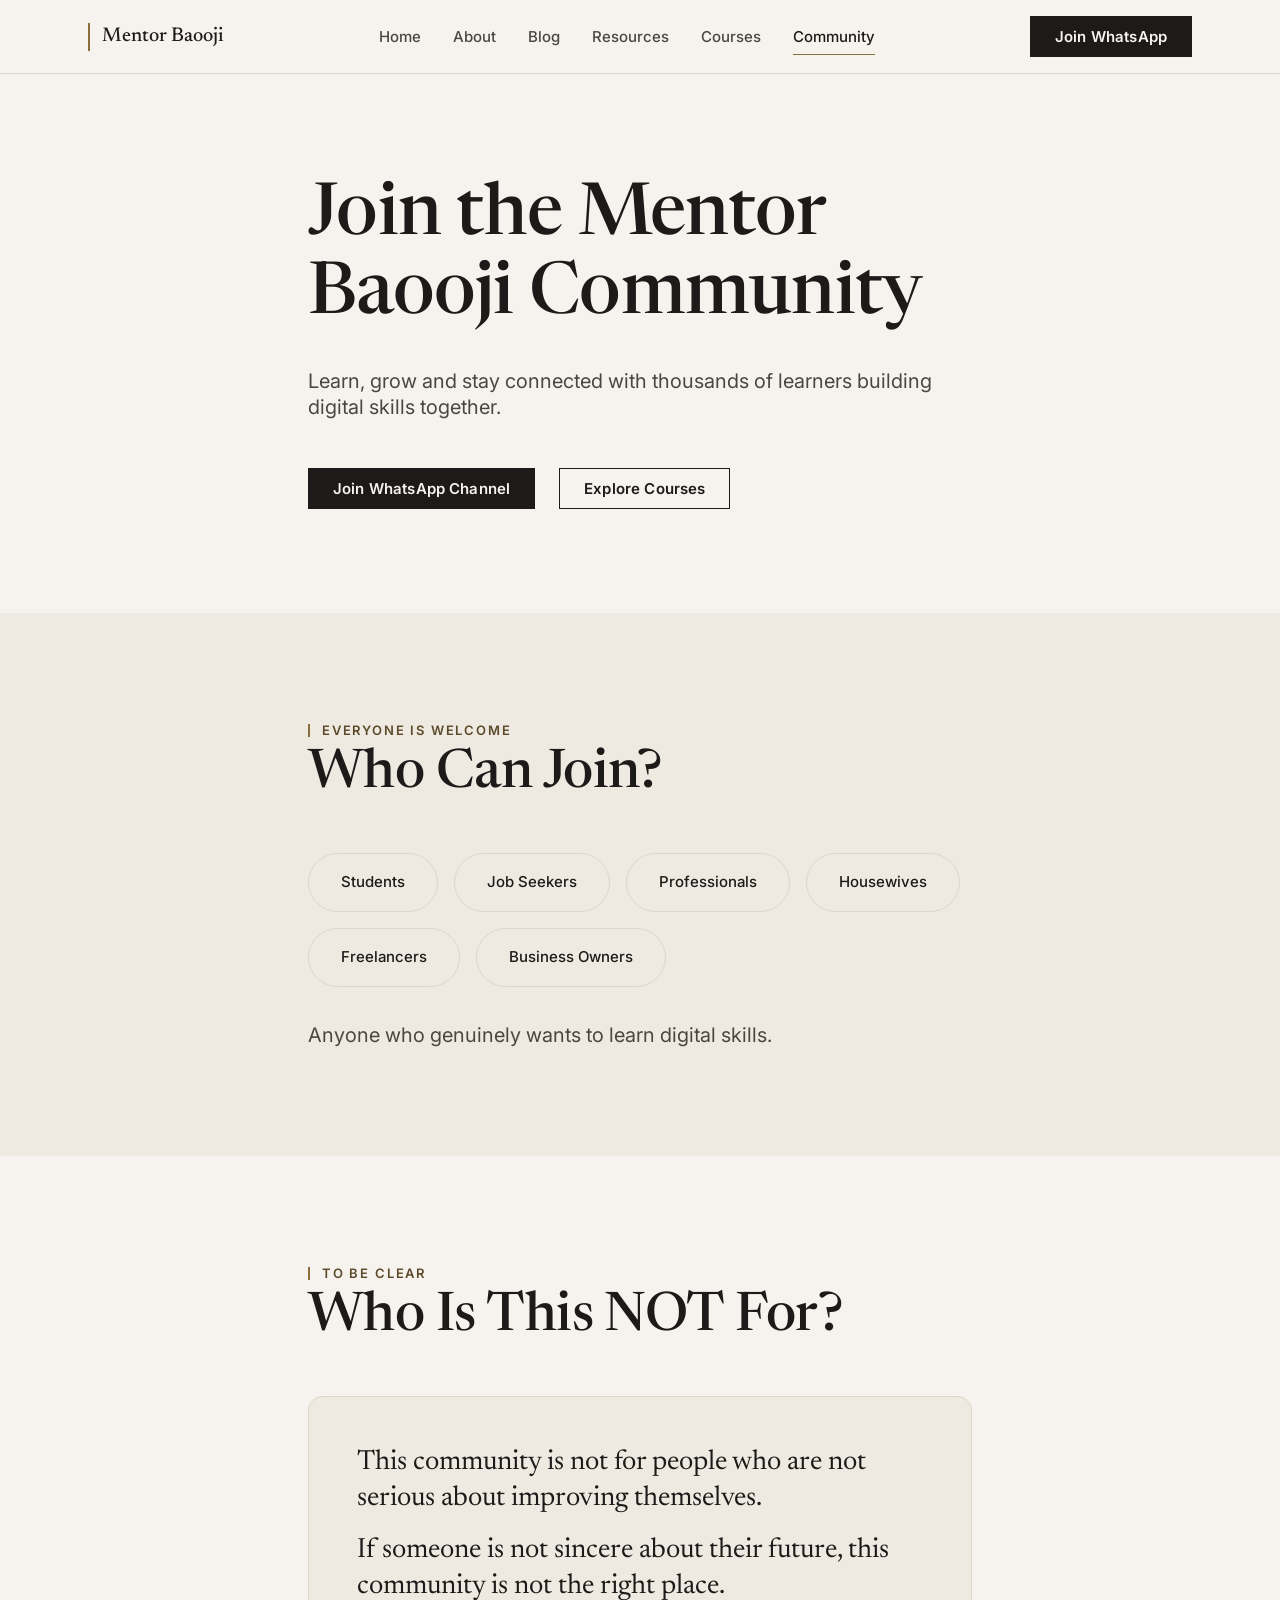
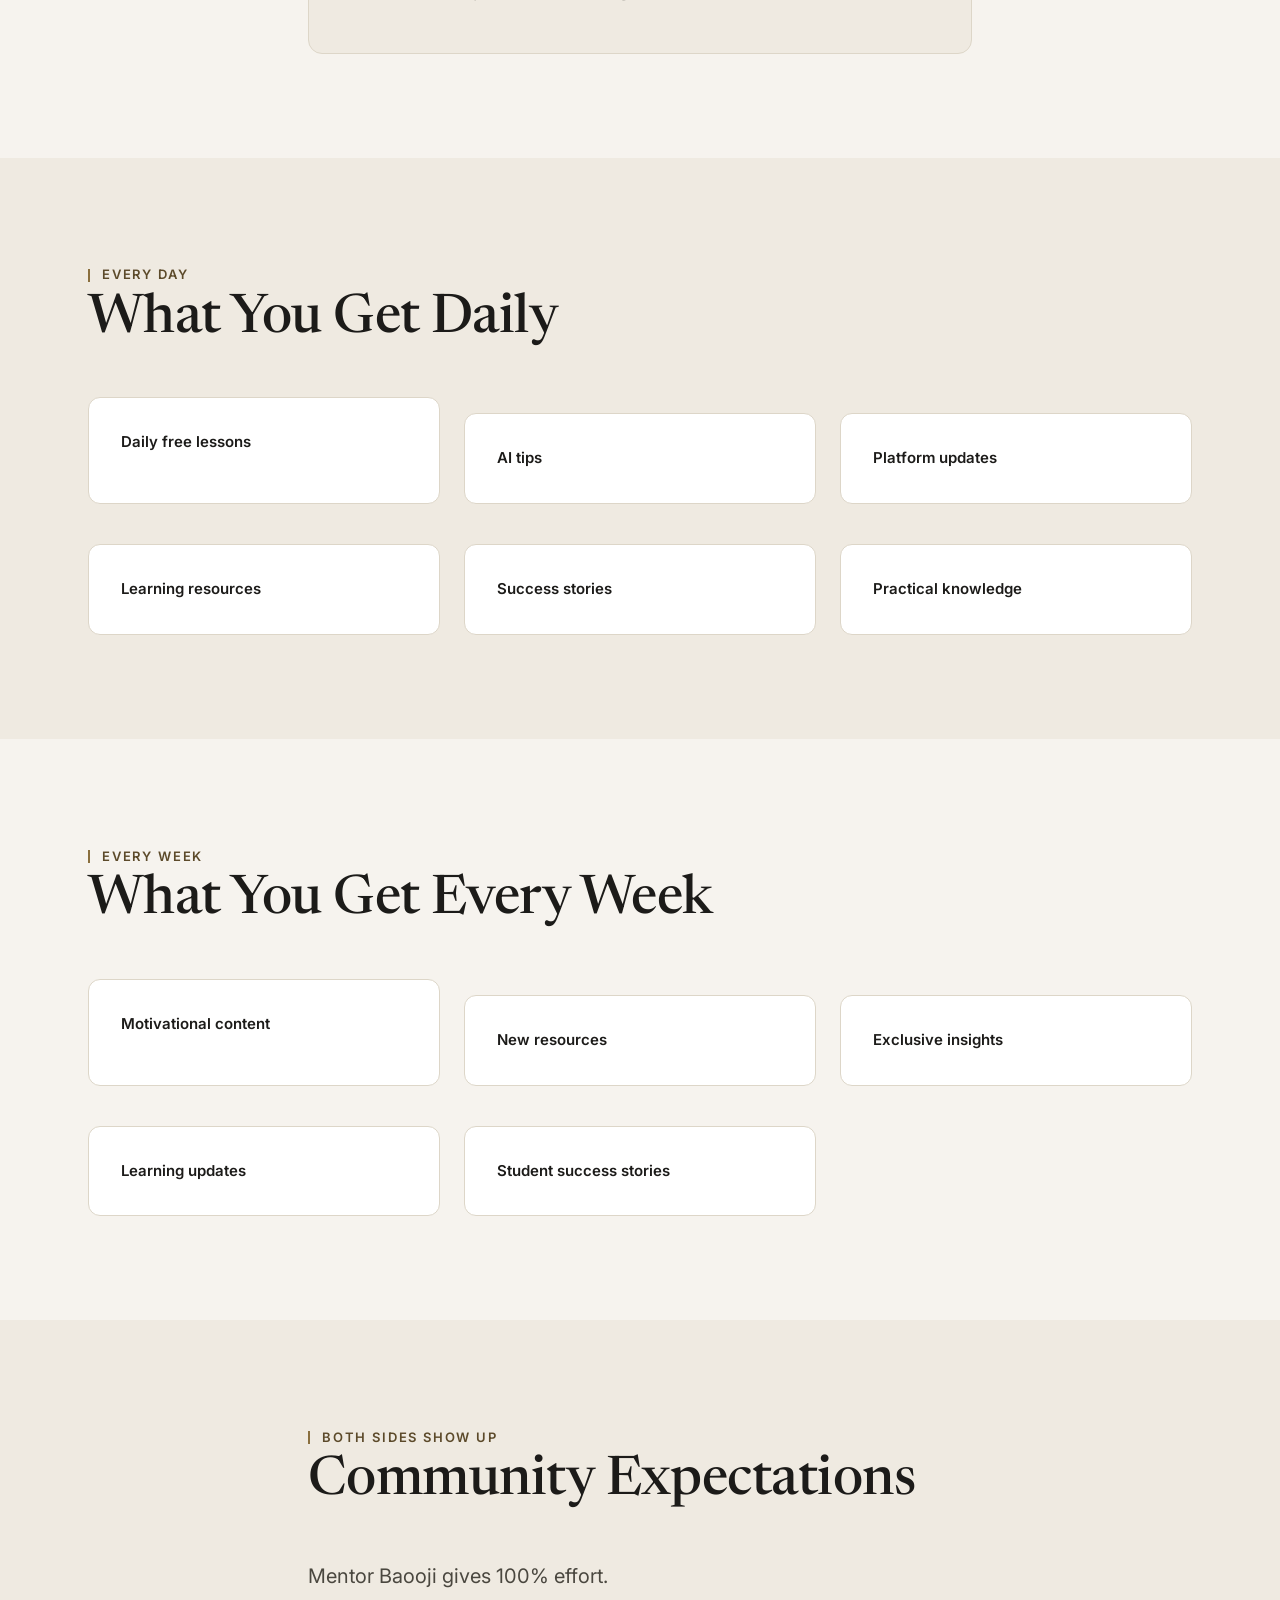
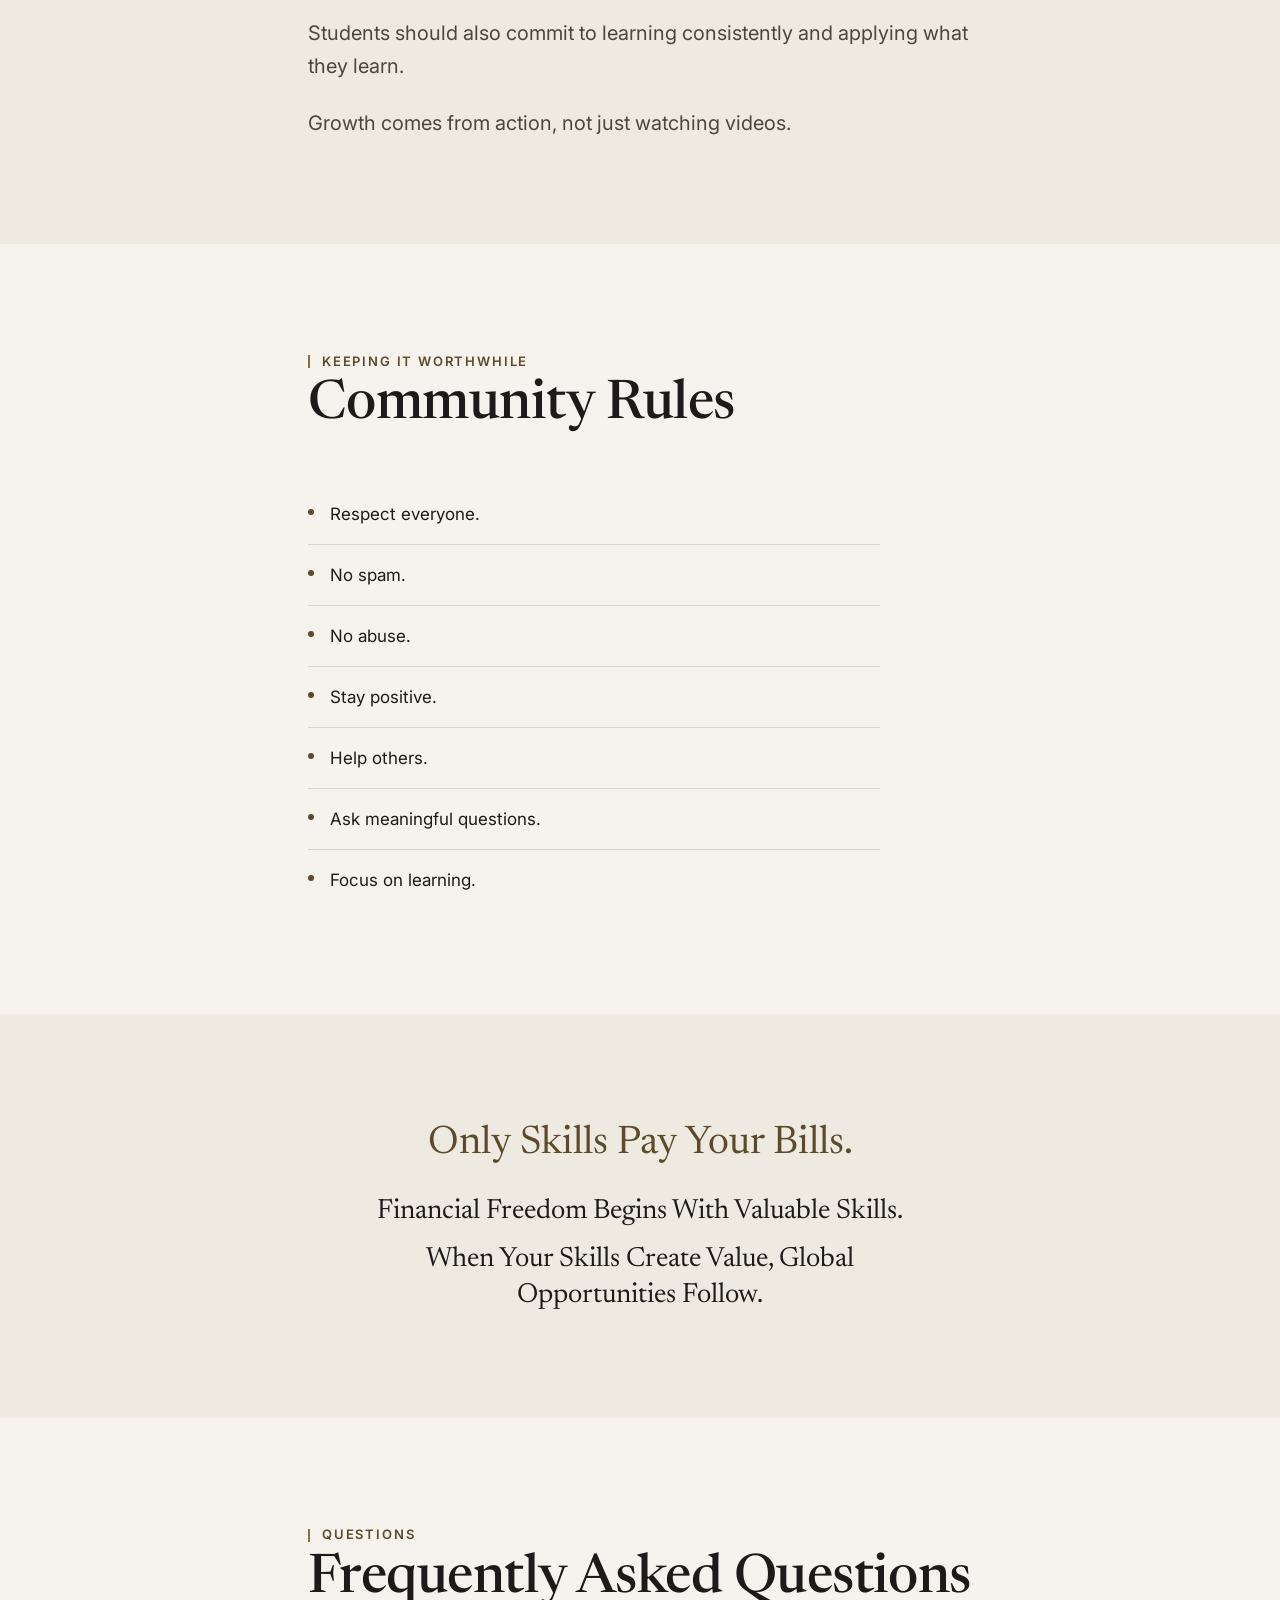
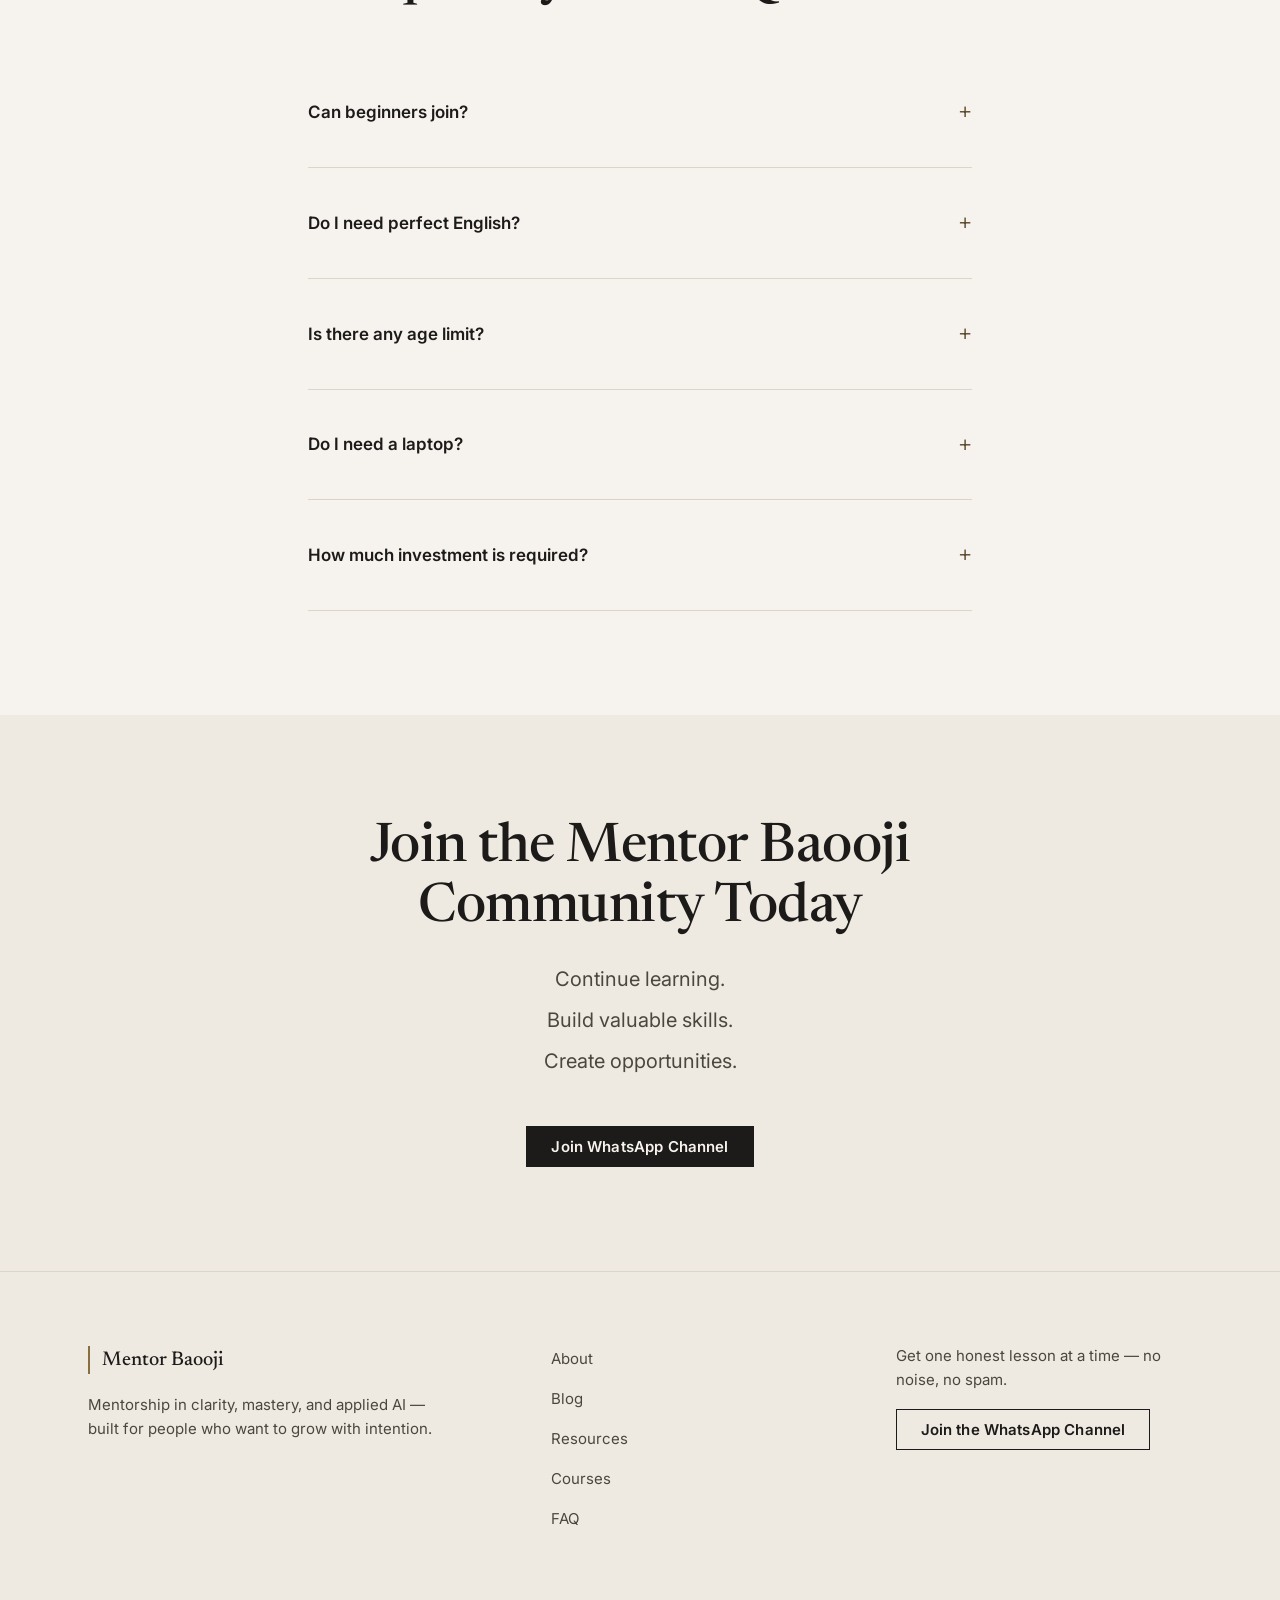
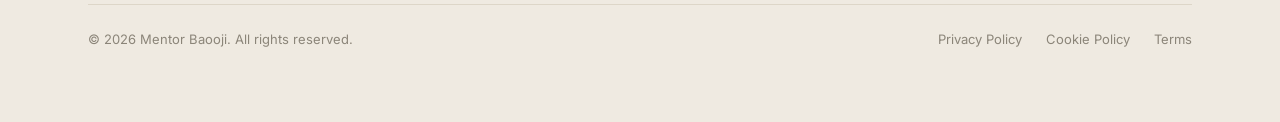
<file: community.html>
<!DOCTYPE html>
<html lang="en" class="no-js">
<head>
  <!-- ============================================================
       CHARACTER SET / VIEWPORT
       ============================================================ -->
  <meta charset="UTF-8">
  <meta name="viewport" content="width=device-width, initial-scale=1.0">

  <!-- ============================================================
       SEO META
       ============================================================ -->
  <title>Join the Community | Mentor Baooji</title>
  <meta name="description" content="Learn, grow and stay connected with thousands of learners building digital skills together in the Mentor Baooji community.">
  <meta name="robots" content="index, follow">
  <link rel="canonical" href="https://www.mentorbaooji.com/community.html">
  <meta name="author" content="Muhammad Asif Riaz">

  <!-- Open Graph -->
  <meta property="og:type" content="website">
  <meta property="og:site_name" content="Mentor Baooji">
  <meta property="og:title" content="Join the Mentor Baooji Community">
  <meta property="og:description" content="Learn, grow and stay connected with thousands of learners building digital skills together.">
  <meta property="og:url" content="https://www.mentorbaooji.com/community.html">
  <meta property="og:image" content="https://www.mentorbaooji.com/assets/images/og/community-og.jpg">
  <meta property="og:image:width" content="1200">
  <meta property="og:image:height" content="630">
  <meta property="og:locale" content="en_US">

  <!-- Twitter Card -->
  <meta name="twitter:card" content="summary_large_image">
  <meta name="twitter:title" content="Join the Mentor Baooji Community">
  <meta name="twitter:description" content="Learn, grow and stay connected with thousands of learners building digital skills together.">
  <meta name="twitter:image" content="https://www.mentorbaooji.com/assets/images/og/community-og.jpg">

  <meta name="theme-color" content="#F6F3EE">

  <!-- ============================================================
       FAVICON
       ============================================================ -->
  <link rel="icon" href="/favicon.svg" type="image/svg+xml">
  <link rel="icon" href="/favicon.ico" sizes="any">
  <link rel="apple-touch-icon" href="/apple-touch-icon.png">
  <link rel="manifest" href="/site.webmanifest">

  <!-- ============================================================
       PERFORMANCE — resource hints
       ============================================================ -->
  <link rel="preconnect" href="https://fonts.googleapis.com">
  <link rel="preconnect" href="https://fonts.gstatic.com" crossorigin>

  <link href="https://fonts.googleapis.com/css2?family=Newsreader:ital,opsz,wght@0,6..72,400;0,6..72,500;1,6..72,400&family=Inter:wght@400;500;600&display=swap" rel="stylesheet">

  <!-- ============================================================
       CSS — only the sheets this page actually uses.
       ============================================================ -->
  <link rel="stylesheet" href="/assets/css/variables.css">
  <link rel="stylesheet" href="/assets/css/base.css">
  <link rel="stylesheet" href="/assets/css/typography.css">
  <link rel="stylesheet" href="/assets/css/layout.css">
  <link rel="stylesheet" href="/assets/css/navigation.css">
  <link rel="stylesheet" href="/assets/css/footer.css">
  <link rel="stylesheet" href="/assets/css/buttons.css">
  <link rel="stylesheet" href="/community.css">
  <link rel="stylesheet" href="/assets/css/accessibility.css">
</head>
<body>

  <!-- Accessibility: skip link, first focusable element on the page -->
  <a class="skip-link" href="#main-content">Skip to main content</a>

  <div id="page">

    <!-- ============================================================
         HEADER / NAVIGATION — unchanged, active state on Community
         ============================================================ -->
    <header class="site-header">
      <div class="container nav-bar">

        <a href="/index.html" class="wordmark" aria-label="Mentor Baooji — Home">Mentor Baooji</a>

        <nav class="nav-links" aria-label="Primary">
          <ul>
            <li><a href="/index.html" data-nav-link>Home</a></li>
            <li><a href="/about.html" data-nav-link>About</a></li>
            <li><a href="/blog.html" data-nav-link>Blog</a></li>
            <li><a href="/resources.html" data-nav-link>Resources</a></li>
            <li><a href="/courses.html" data-nav-link>Courses</a></li>
            <li><a href="/community.html" data-nav-link aria-current="page">Community</a></li>
          </ul>
        </nav>

        <div class="nav-actions">
          <a href="https://whatsapp.com/channel/0029VbAeGN4KWEL04m98dg14"
             class="btn btn-primary nav-cta"
             target="_blank" rel="noopener noreferrer">
            Join WhatsApp
            <span class="visually-hidden">(opens in a new window)</span>
          </a>

          <button type="button"
                  class="nav-toggle"
                  data-nav-toggle
                  aria-expanded="false"
                  aria-controls="mobile-nav"
                  aria-label="Open menu">
            <span class="bar-1"></span>
            <span class="bar-2"></span>
            <span class="bar-3"></span>
          </button>
        </div>

      </div>
    </header>

    <!-- ============================================================
         MOBILE OFF-CANVAS NAV — unchanged
         ============================================================ -->
    <nav class="mobile-nav"
         id="mobile-nav"
         data-mobile-nav
         data-open="false"
         aria-label="Mobile"
         aria-hidden="true">

      <button type="button" class="mobile-nav-close" data-nav-close>
        Close <span aria-hidden="true">✕</span>
      </button>

      <ul>
        <li><a href="/index.html">Home</a></li>
        <li><a href="/about.html">About</a></li>
        <li><a href="/blog.html">Blog</a></li>
        <li><a href="/resources.html">Resources</a></li>
        <li><a href="/courses.html">Courses</a></li>
        <li><a href="/community.html" aria-current="page">Community</a></li>
      </ul>

      <div class="nav-cta-wrap">
        <a href="https://whatsapp.com/channel/0029VbAeGN4KWEL04m98dg14"
           class="btn btn-primary btn-block"
           target="_blank" rel="noopener noreferrer">
          Join the WhatsApp Channel
          <span class="visually-hidden">(opens in a new window)</span>
        </a>
      </div>
    </nav>

    <!-- ============================================================
         MAIN CONTENT
         ============================================================ -->
    <main id="main-content">

      <!-- ==========================================================
           HERO
           ========================================================== -->
      <section class="community-hero section" aria-labelledby="community-hero-heading">
        <div class="container-narrow" data-reveal>

          <h1 id="community-hero-heading" class="community-hero-heading">
            Join the Mentor Baooji Community
          </h1>

          <p class="community-hero-lede">
            Learn, grow and stay connected with thousands of learners
            building digital skills together.
          </p>

          <div class="community-hero-actions">
            <a href="https://whatsapp.com/channel/0029VbAeGN4KWEL04m98dg14"
               class="btn btn-primary"
               target="_blank" rel="noopener noreferrer">
              Join WhatsApp Channel
            </a>
            <a href="/courses.html" class="btn btn-secondary">
              Explore Courses
            </a>
          </div>

        </div>
      </section>

      <!-- ==========================================================
           WHO CAN JOIN?
           ========================================================== -->
      <section class="who-can-join section section-alt" aria-labelledby="who-can-join-heading">
        <div class="container-narrow" data-reveal>

          <p class="eyebrow">Everyone Is Welcome</p>
          <h2 id="who-can-join-heading" class="community-section-heading">
            Who Can Join?
          </h2>

          <div class="who-grid">
            <span class="who-chip">Students</span>
            <span class="who-chip">Job Seekers</span>
            <span class="who-chip">Professionals</span>
            <span class="who-chip">Housewives</span>
            <span class="who-chip">Freelancers</span>
            <span class="who-chip">Business Owners</span>
          </div>

          <p class="who-note">
            Anyone who genuinely wants to learn digital skills.
          </p>

        </div>
      </section>

      <!-- ==========================================================
           WHO IS THIS NOT FOR?
           ========================================================== -->
      <section class="who-not-for section" aria-labelledby="who-not-for-heading">
        <div class="container-narrow" data-reveal>

          <p class="eyebrow">To Be Clear</p>
          <h2 id="who-not-for-heading" class="community-section-heading">
            Who Is This NOT For?
          </h2>

          <div class="community-callout">
            <p>This community is not for people who are not serious about improving themselves.</p>
            <p>If someone is not sincere about their future, this community is not the right place.</p>
          </div>

        </div>
      </section>

      <!-- ==========================================================
           WHAT YOU GET DAILY
           ========================================================== -->
      <section class="gets-daily section section-alt" aria-labelledby="gets-daily-heading">
        <div class="container">

          <div data-reveal>
            <p class="eyebrow">Every Day</p>
            <h2 id="gets-daily-heading" class="community-section-heading">
              What You Get Daily
            </h2>
          </div>

          <div class="gets-grid">
            <p class="gets-card" data-reveal>Daily free lessons</p>
            <p class="gets-card" data-reveal>AI tips</p>
            <p class="gets-card" data-reveal>Platform updates</p>
            <p class="gets-card" data-reveal>Learning resources</p>
            <p class="gets-card" data-reveal>Success stories</p>
            <p class="gets-card" data-reveal>Practical knowledge</p>
          </div>

        </div>
      </section>

      <!-- ==========================================================
           WHAT YOU GET EVERY WEEK
           ========================================================== -->
      <section class="gets-weekly section" aria-labelledby="gets-weekly-heading">
        <div class="container">

          <div data-reveal>
            <p class="eyebrow">Every Week</p>
            <h2 id="gets-weekly-heading" class="community-section-heading">
              What You Get Every Week
            </h2>
          </div>

          <div class="gets-grid">
            <p class="gets-card" data-reveal>Motivational content</p>
            <p class="gets-card" data-reveal>New resources</p>
            <p class="gets-card" data-reveal>Exclusive insights</p>
            <p class="gets-card" data-reveal>Learning updates</p>
            <p class="gets-card" data-reveal>Student success stories</p>
          </div>

        </div>
      </section>

      <!-- ==========================================================
           COMMUNITY EXPECTATIONS
           ========================================================== -->
      <section class="expectations section section-alt" aria-labelledby="expectations-heading">
        <div class="container-narrow" data-reveal>

          <p class="eyebrow">Both Sides Show Up</p>
          <h2 id="expectations-heading" class="community-section-heading">
            Community Expectations
          </h2>

          <div class="expectations-text">
            <p>Mentor Baooji gives 100% effort.</p>
            <p>Students should also commit to learning consistently and applying what they learn.</p>
            <p>Growth comes from action, not just watching videos.</p>
          </div>

        </div>
      </section>

      <!-- ==========================================================
           COMMUNITY RULES
           ========================================================== -->
      <section class="rules section" aria-labelledby="rules-heading">
        <div class="container-narrow" data-reveal>

          <p class="eyebrow">Keeping It Worthwhile</p>
          <h2 id="rules-heading" class="community-section-heading">
            Community Rules
          </h2>

          <ul class="rules-list">
            <li>Respect everyone.</li>
            <li>No spam.</li>
            <li>No abuse.</li>
            <li>Stay positive.</li>
            <li>Help others.</li>
            <li>Ask meaningful questions.</li>
            <li>Focus on learning.</li>
          </ul>

        </div>
      </section>

      <!-- ==========================================================
           SUCCESS BEGINS WITH SKILLS
           ========================================================== -->
      <section class="skills section section-alt" aria-labelledby="skills-heading">
        <div class="container-narrow" data-reveal>

          <h2 id="skills-heading" class="visually-hidden">Success Begins With Skills</h2>

          <div class="skills-statement">
            <p class="is-lead">Only Skills Pay Your Bills.</p>
            <p>Financial Freedom Begins With Valuable Skills.</p>
            <p>When Your Skills Create Value, Global Opportunities Follow.</p>
          </div>

        </div>
      </section>

      <!-- ==========================================================
           FAQ
           ========================================================== -->
      <section class="community-faq section" aria-labelledby="community-faq-heading">
        <div class="container-narrow" data-reveal>

          <p class="eyebrow">Questions</p>
          <h2 id="community-faq-heading" class="community-section-heading">
            Frequently Asked Questions
          </h2>

          <div class="community-faq-list">

            <details class="faq-item">
              <summary>Can beginners join?</summary>
              <p class="faq-item-answer">Yes.</p>
            </details>

            <details class="faq-item">
              <summary>Do I need perfect English?</summary>
              <p class="faq-item-answer">
                No. AI makes learning much easier today.
              </p>
            </details>

            <details class="faq-item">
              <summary>Is there any age limit?</summary>
              <p class="faq-item-answer">
                No. Students from teenagers to senior citizens can learn.
              </p>
            </details>

            <details class="faq-item">
              <summary>Do I need a laptop?</summary>
              <p class="faq-item-answer">
                No. A mobile phone is enough to begin. A laptop simply
                makes learning easier.
              </p>
            </details>

            <details class="faq-item">
              <summary>How much investment is required?</summary>
              <p class="faq-item-answer">
                Initially, only a device and the willingness to learn.
              </p>
            </details>

          </div>

        </div>
      </section>

      <!-- ==========================================================
           FINAL CTA
           ========================================================== -->
      <section class="community-final-cta section section-alt" aria-labelledby="community-final-cta-heading">
        <div class="container-narrow" data-reveal>

          <h2 id="community-final-cta-heading" class="community-final-cta-heading">
            Join the Mentor Baooji Community Today
          </h2>

          <div class="community-final-cta-lines">
            <p>Continue learning.</p>
            <p>Build valuable skills.</p>
            <p>Create opportunities.</p>
          </div>

          <a href="https://whatsapp.com/channel/0029VbAeGN4KWEL04m98dg14"
             class="btn btn-primary"
             target="_blank" rel="noopener noreferrer">
            Join WhatsApp Channel
          </a>

        </div>
      </section>

    </main>

    <!-- ============================================================
         FOOTER — unchanged
         ============================================================ -->
    <footer class="site-footer">
      <div class="container">

        <div class="footer-grid">

          <div class="footer-brand">
            <a href="/index.html" class="wordmark" aria-label="Mentor Baooji — Home">Mentor Baooji</a>
            <p>
              Mentorship in clarity, mastery, and applied AI — built for
              people who want to grow with intention.
            </p>
          </div>

          <nav class="footer-nav" aria-label="Footer">
            <ul>
              <li><a href="/about.html">About</a></li>
              <li><a href="/blog.html">Blog</a></li>
              <li><a href="/resources.html">Resources</a></li>
              <li><a href="/courses.html">Courses</a></li>
              <li><a href="/faq.html">FAQ</a></li>
            </ul>
          </nav>

          <div class="footer-cta">
            <p>Get one honest lesson at a time — no noise, no spam.</p>
            <a href="https://whatsapp.com/channel/0029VbAeGN4KWEL04m98dg14"
               class="btn btn-secondary"
               target="_blank" rel="noopener noreferrer">
              Join the WhatsApp Channel
            </a>
          </div>

        </div>

        <div class="footer-bottom">
          <p class="footer-copyright">
            © <span data-current-year>2026</span> Mentor Baooji. All rights reserved.
          </p>
          <div class="footer-legal">
            <a href="/privacy-policy.html">Privacy Policy</a>
            <a href="/cookie-policy.html">Cookie Policy</a>
            <a href="/terms.html">Terms</a>
          </div>
        </div>

      </div>
    </footer>

  </div>

  <!-- ============================================================
       JAVASCRIPT — existing shared files only. No new JS.
       ============================================================ -->
  <script src="/assets/js/navigation.js" defer></script>
  <script src="/assets/js/main.js" defer></script>
  <script src="/assets/js/reveal.js" defer></script>

</body>
</html>
</file>
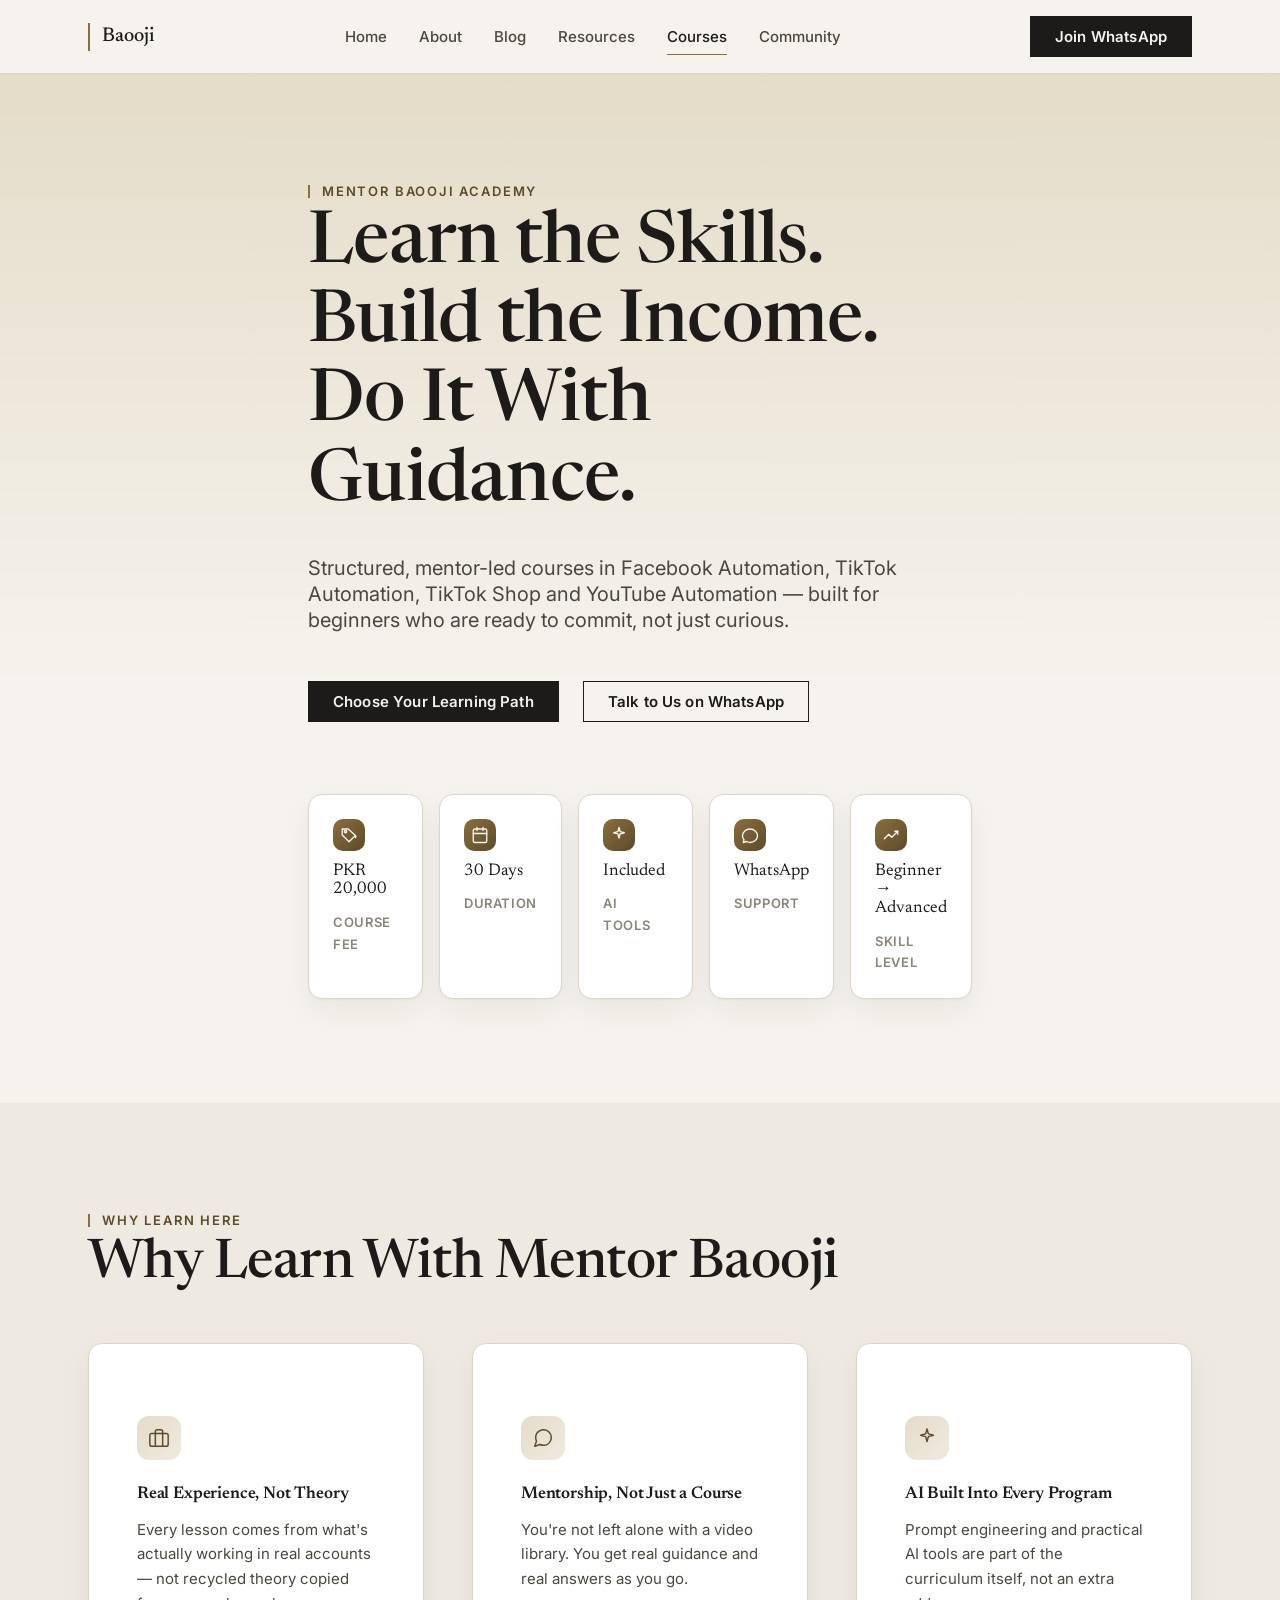
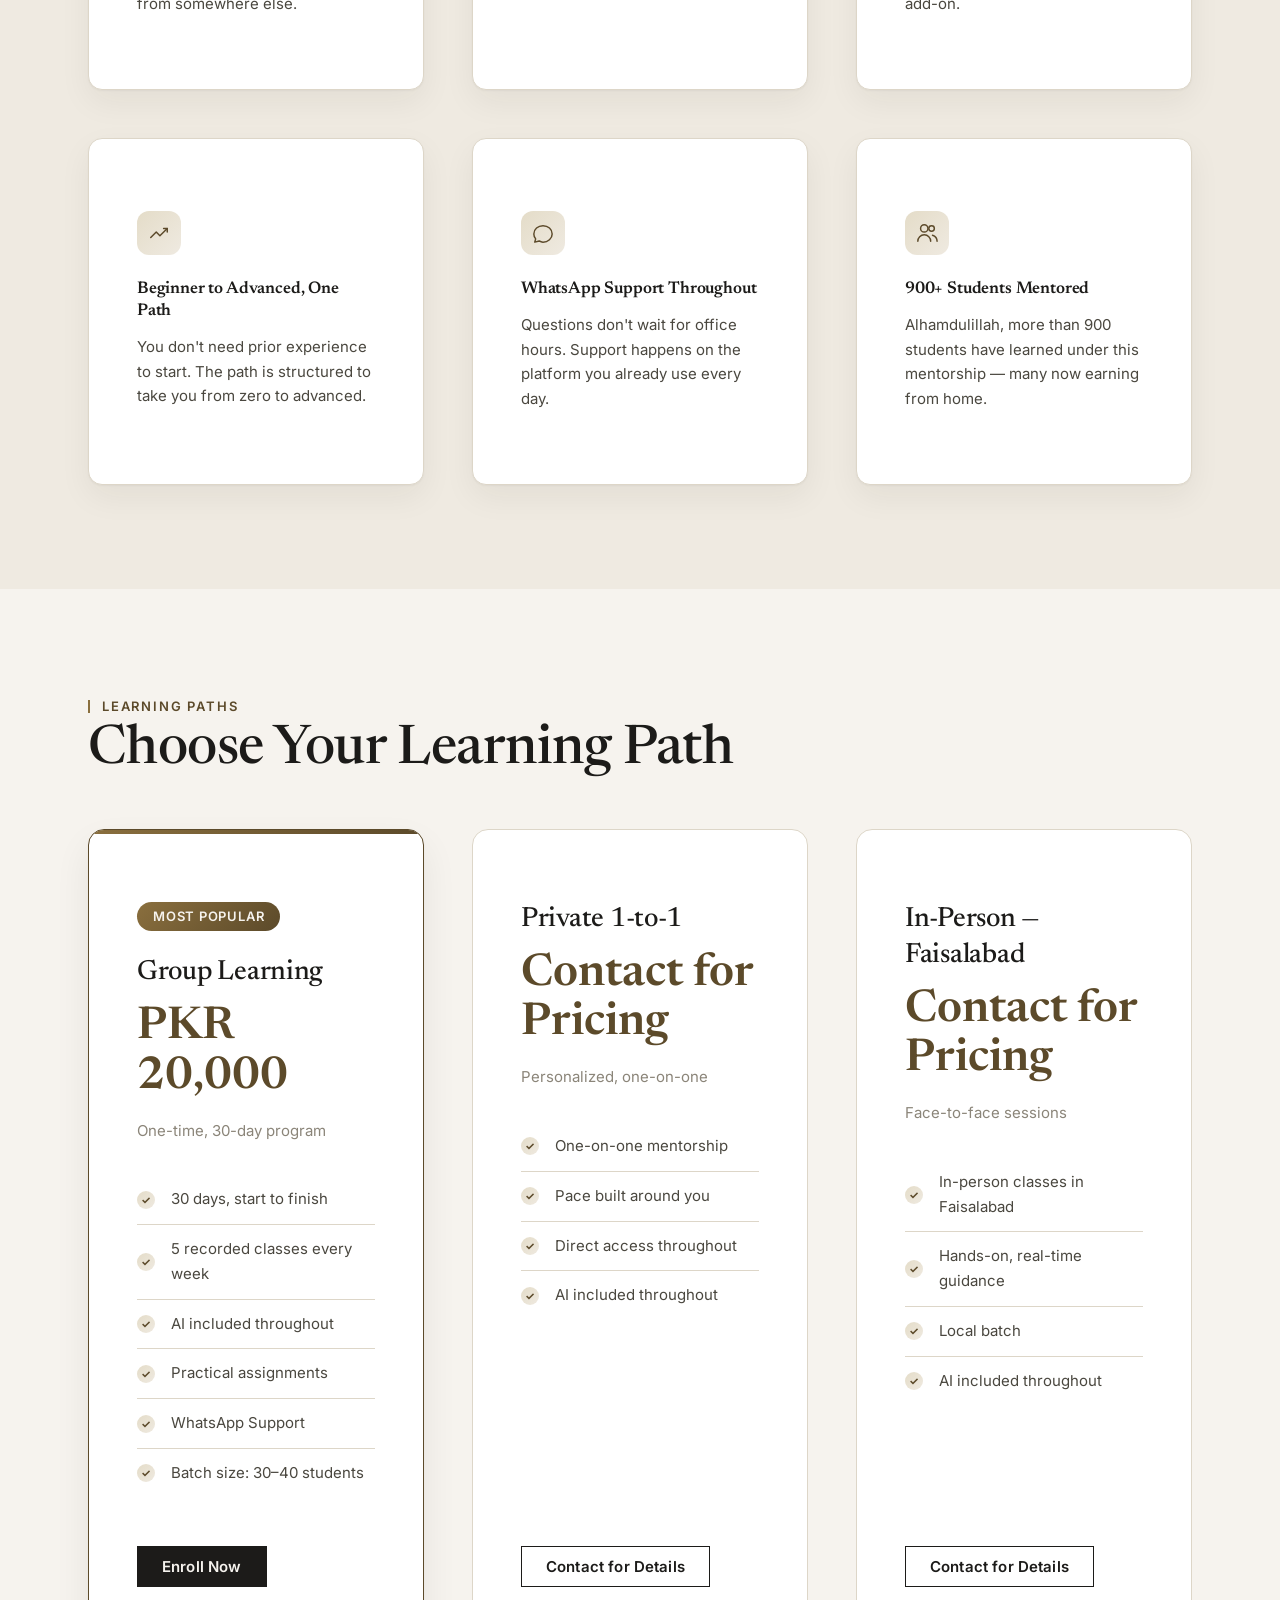
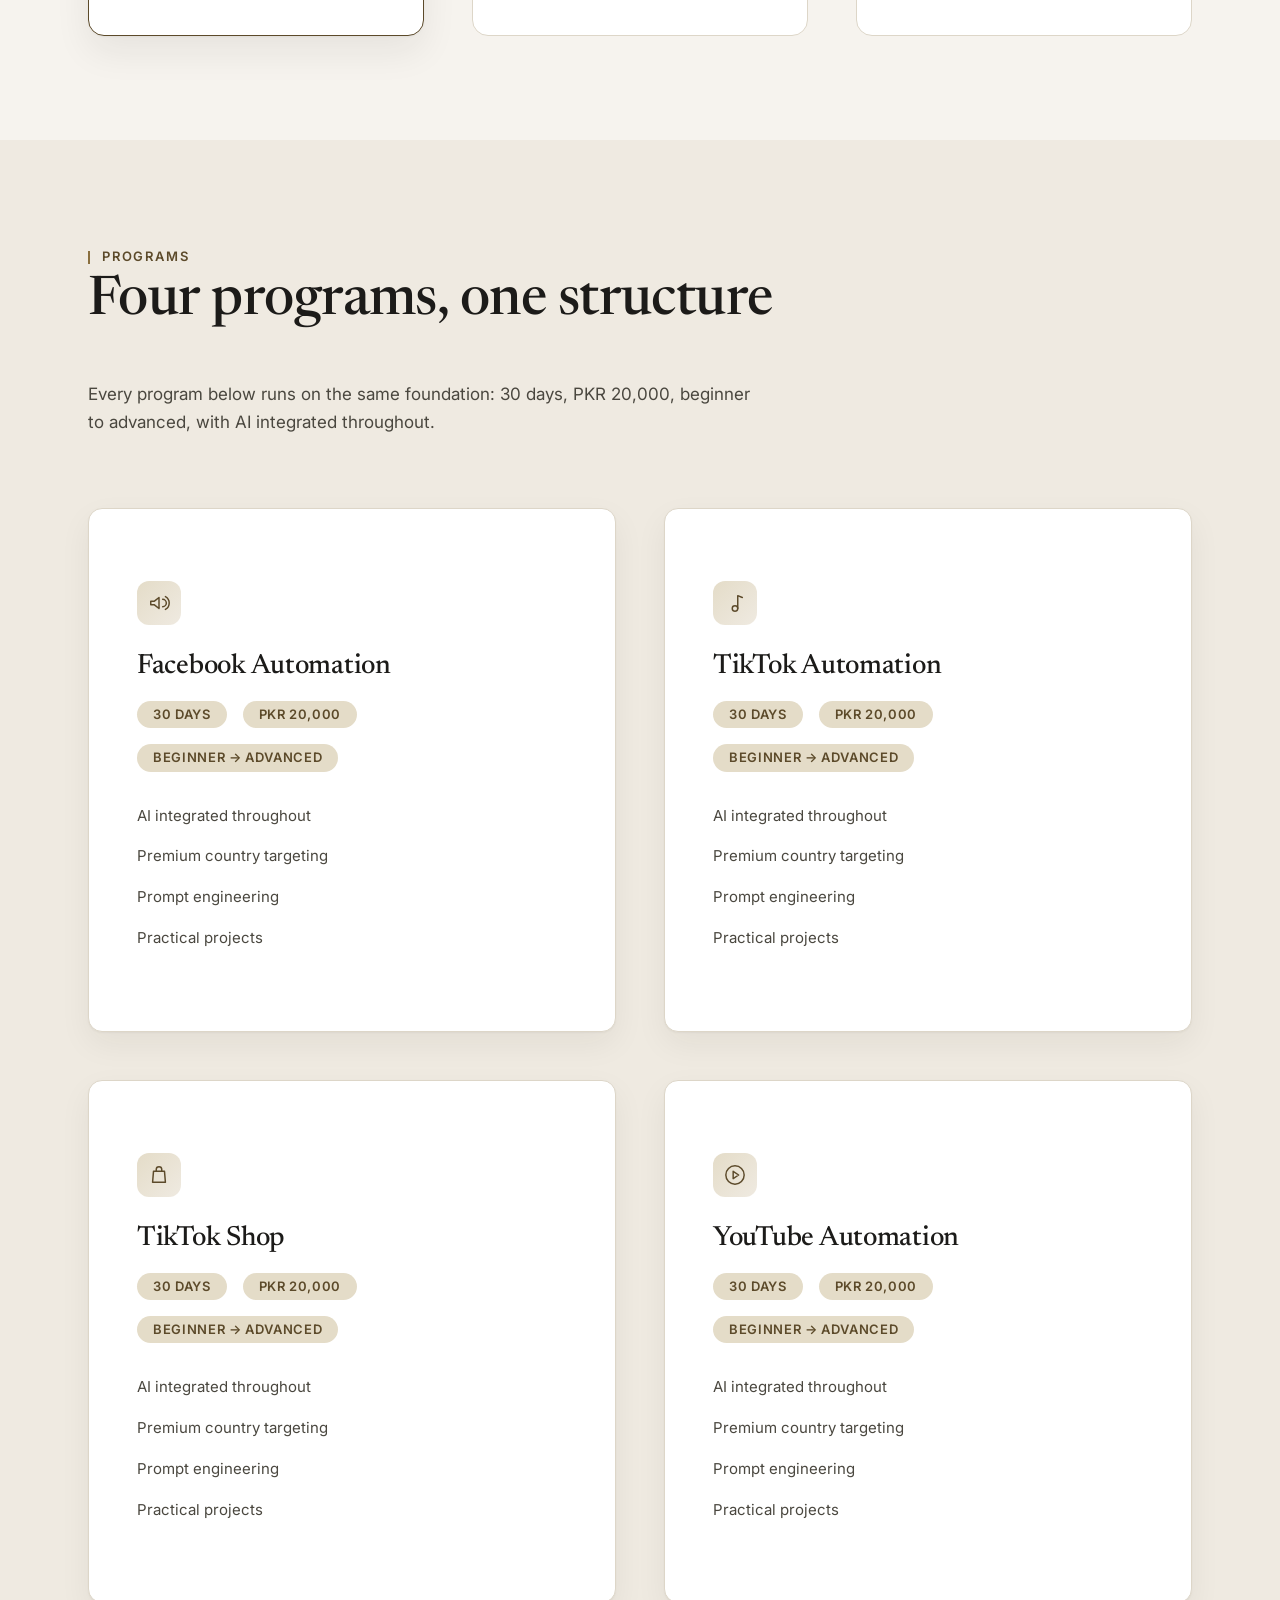
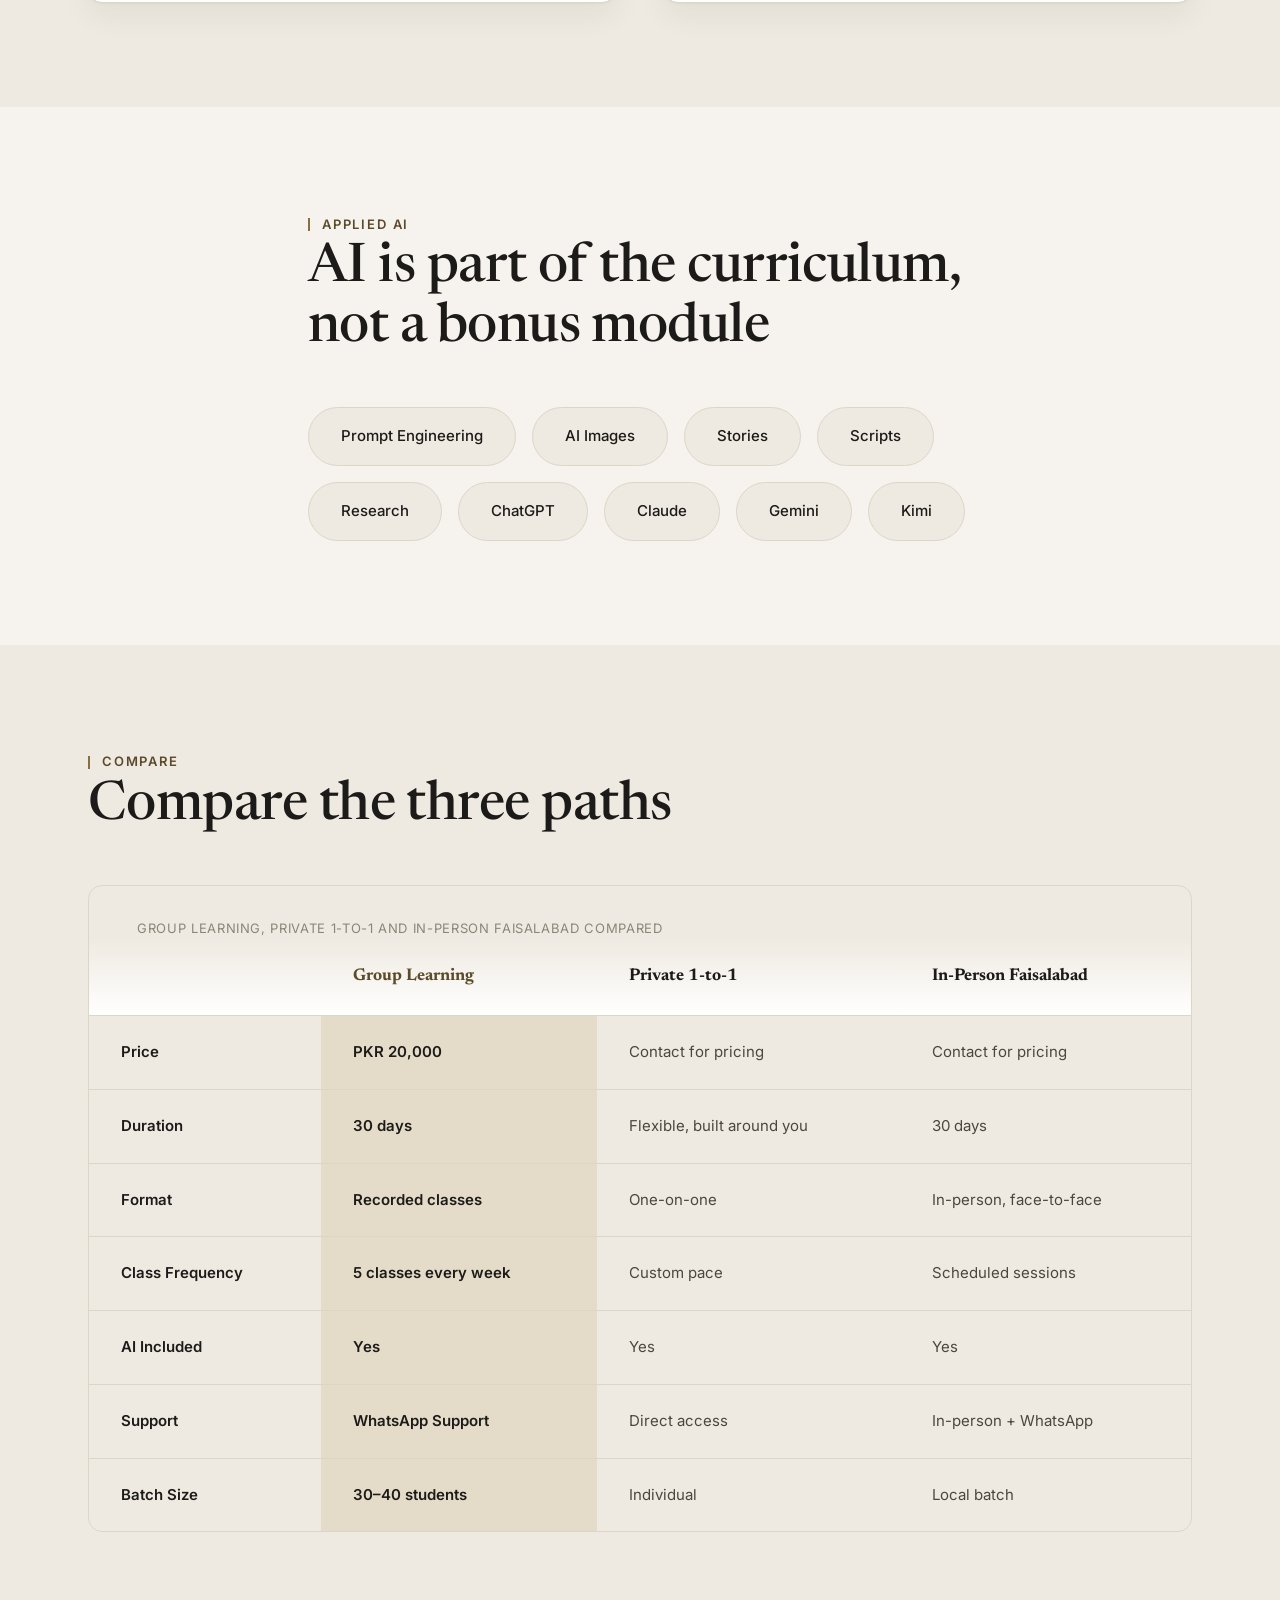
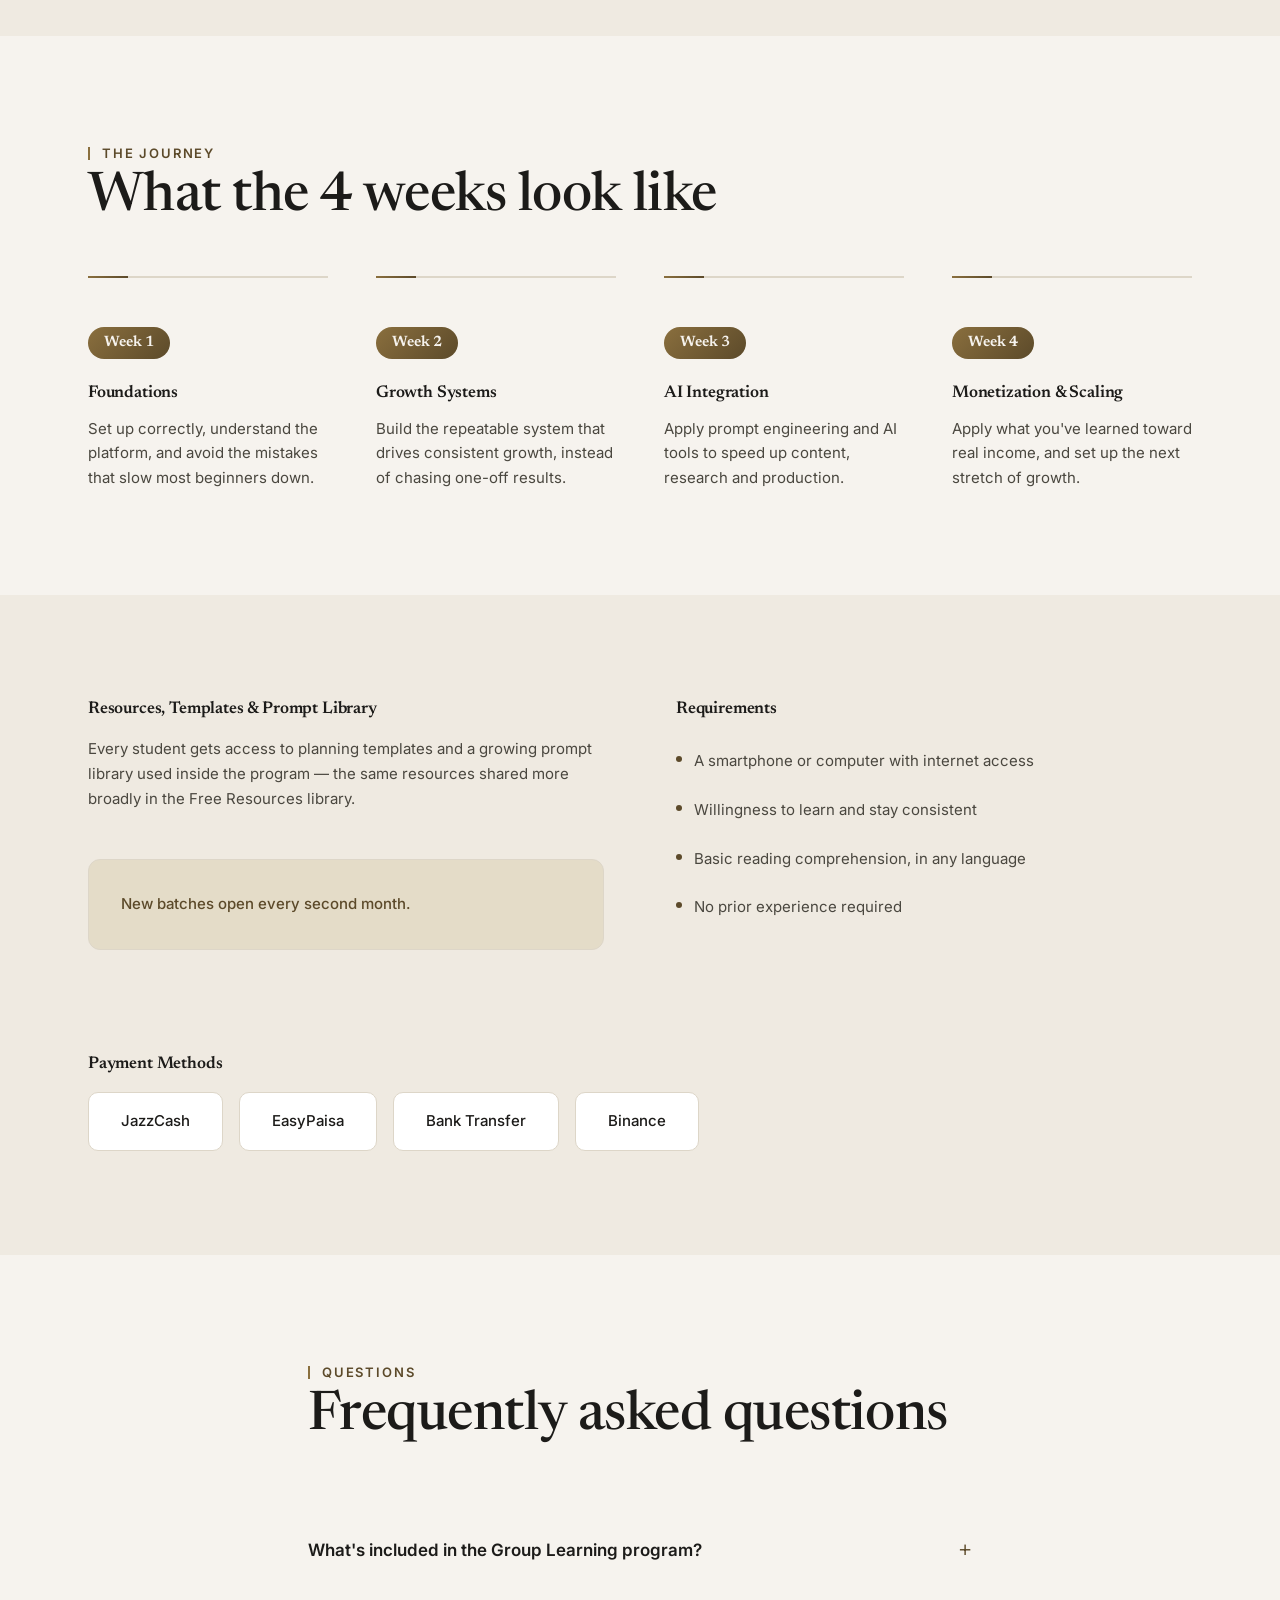
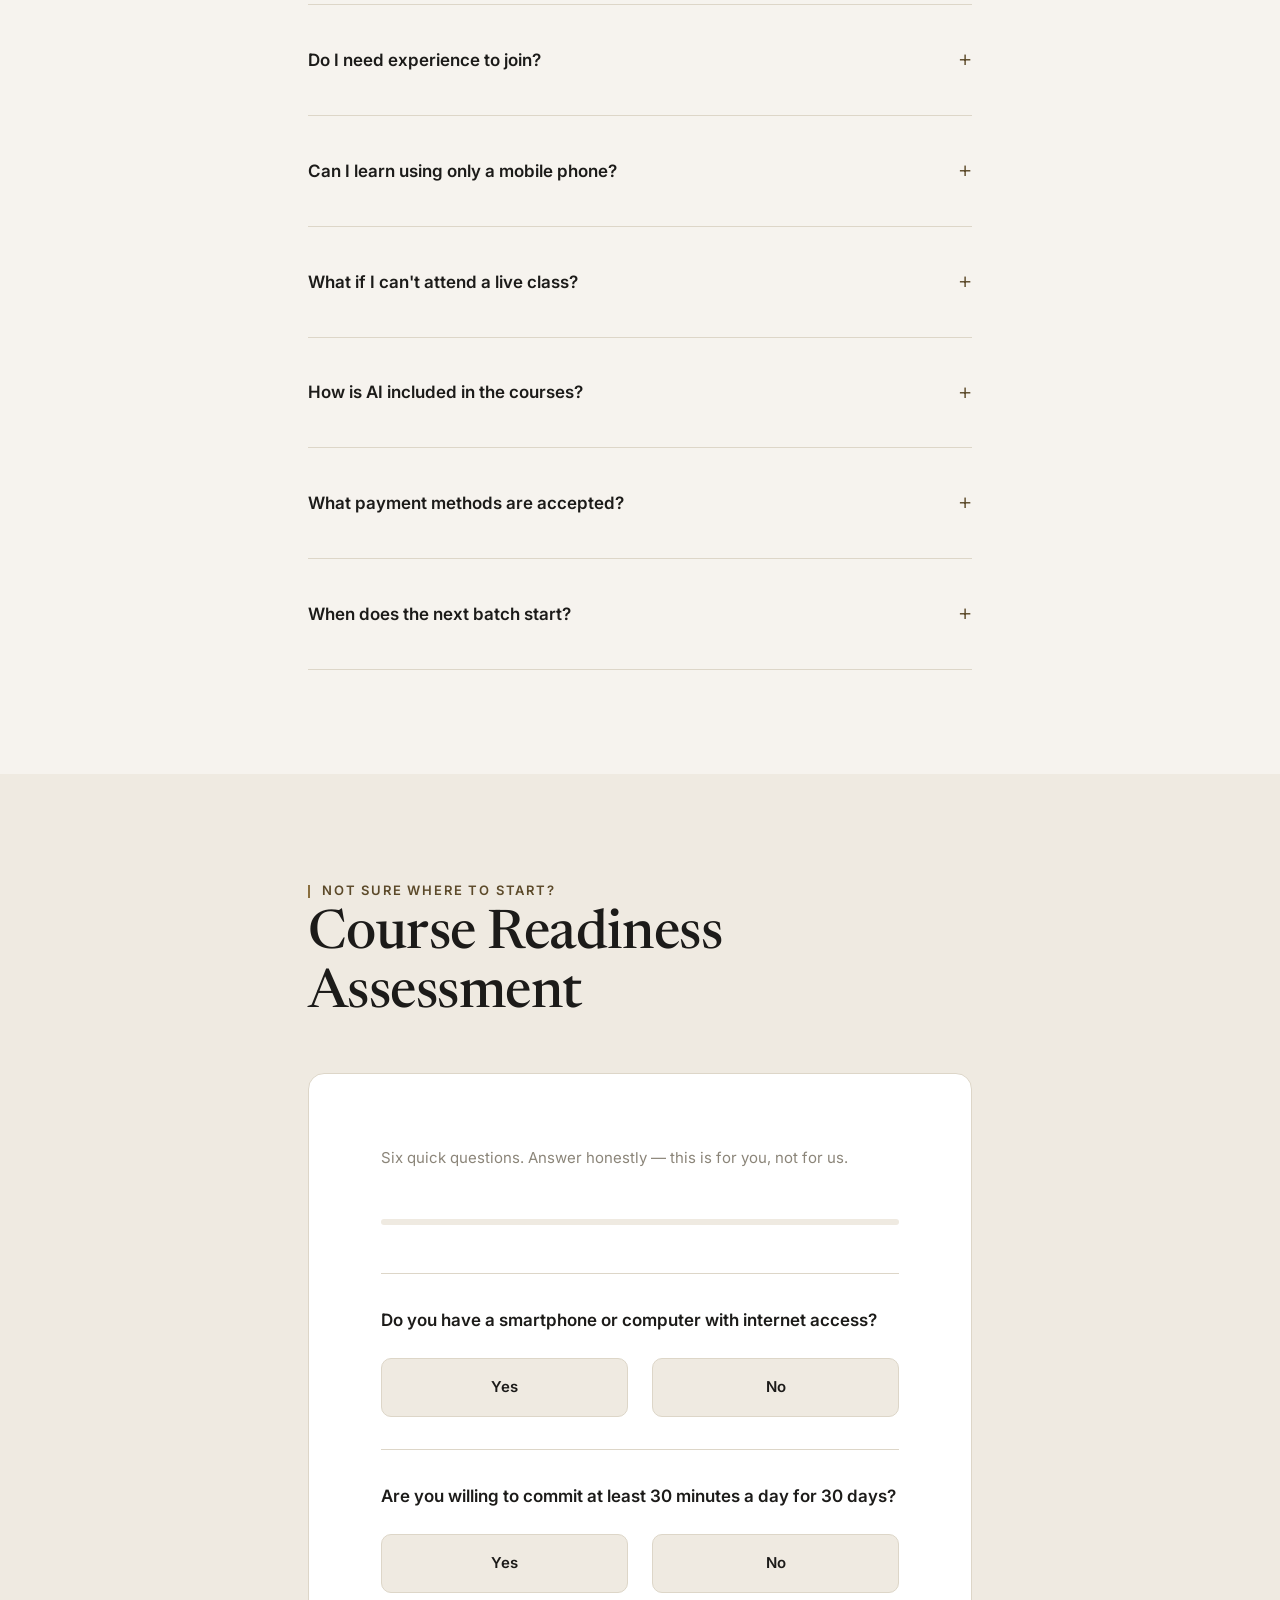
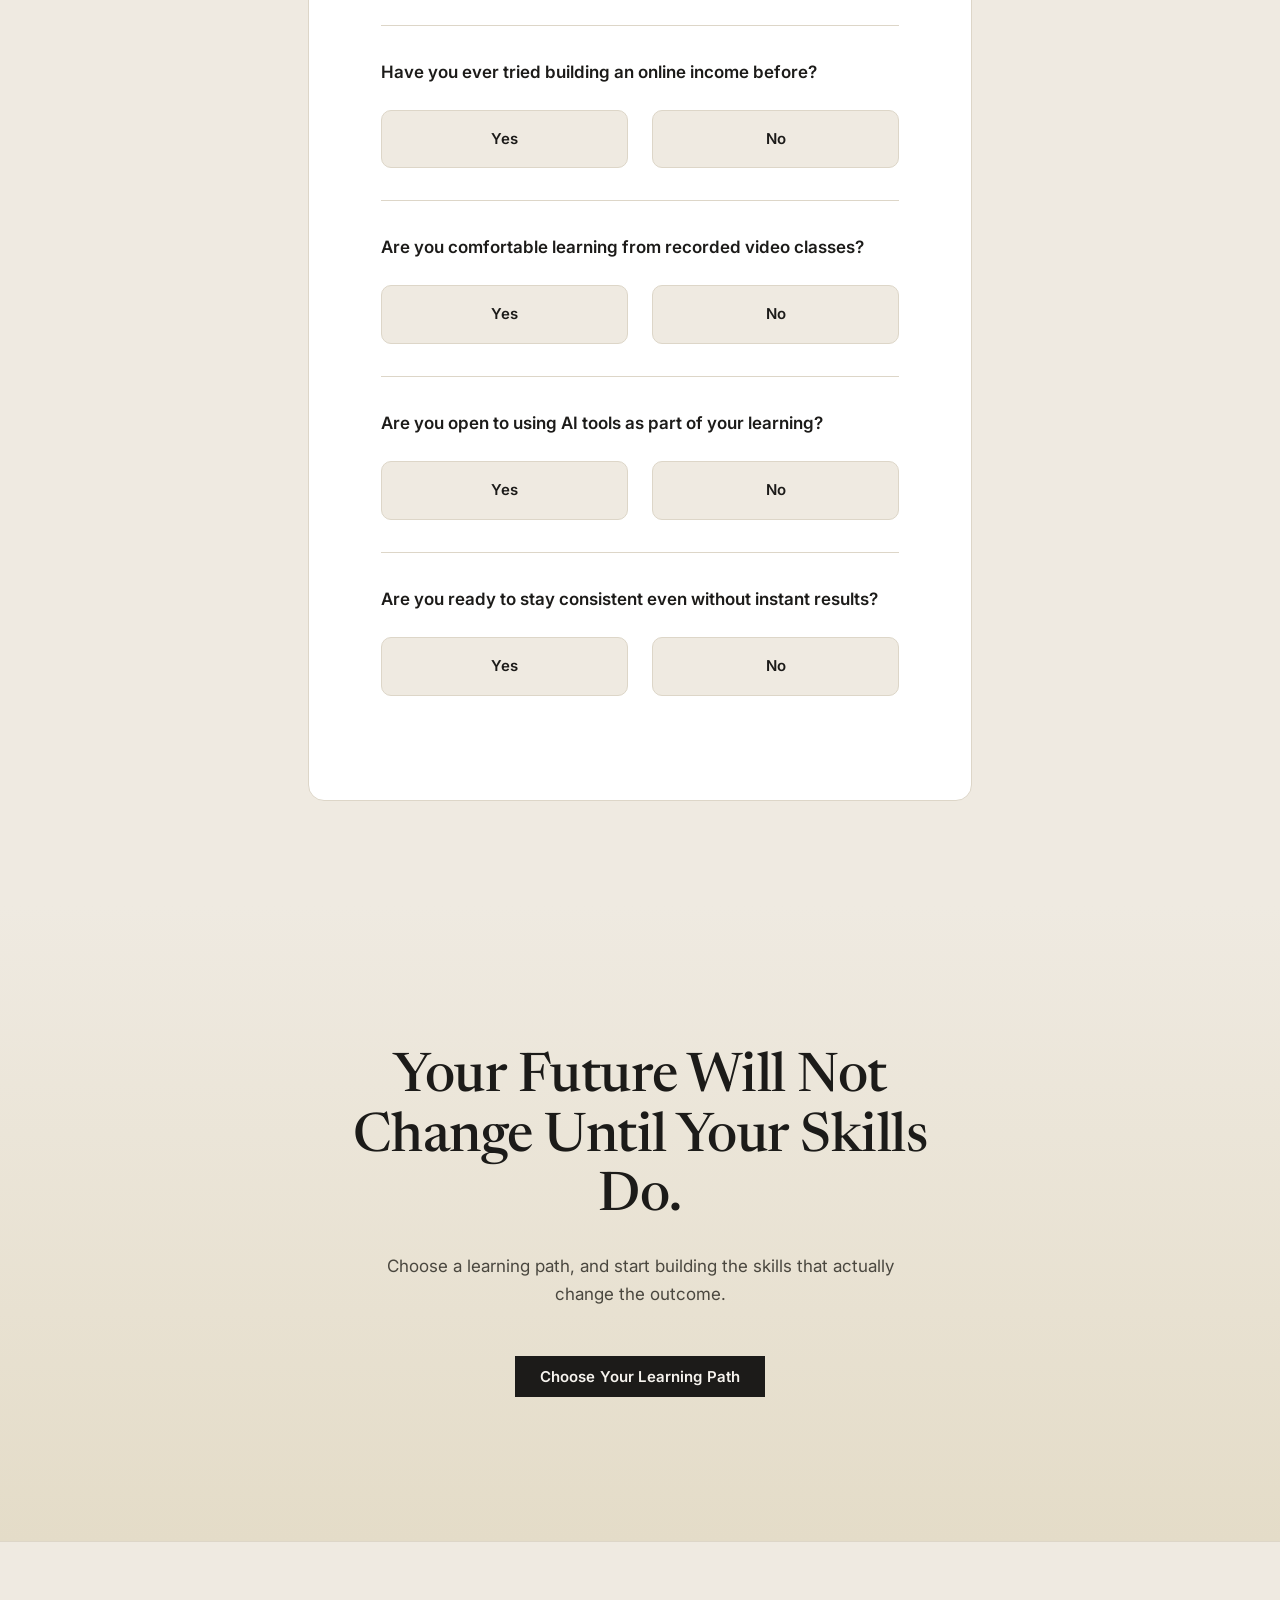
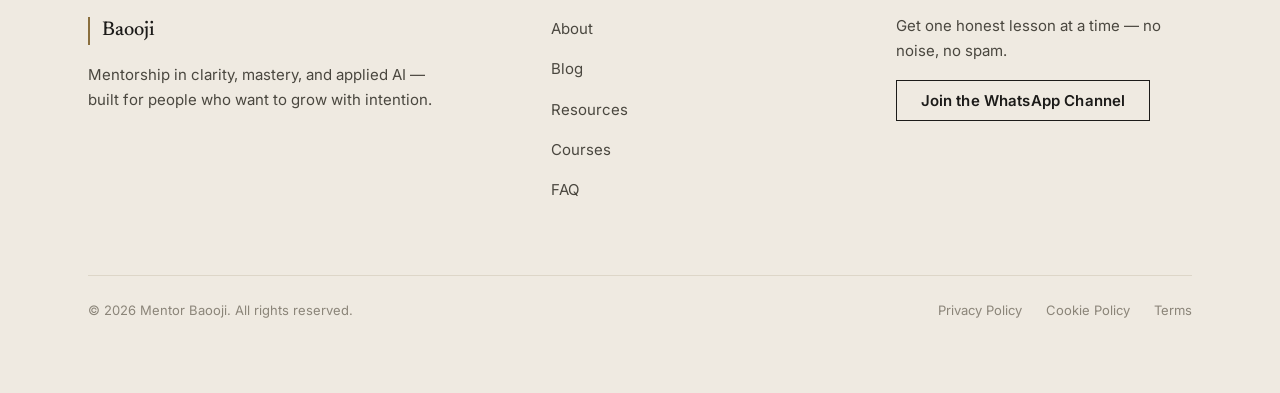
<file: courses.html>
<!DOCTYPE html>
<html lang="en" class="no-js">
<head>
  <!-- ============================================================
       CHARACTER SET / VIEWPORT
       ============================================================ -->
  <meta charset="UTF-8">
  <meta name="viewport" content="width=device-width, initial-scale=1.0">

  <!-- ============================================================
       SEO META
       ============================================================ -->
  <title>Courses — Group, 1-to-1 &amp; In-Person Learning | Mentor Baooji</title>
  <meta name="description" content="Structured, mentor-led courses in Facebook, TikTok, YouTube and AI. Group Learning, Private 1-to-1 and In-Person options in Faisalabad — beginner to advanced.">
  <meta name="robots" content="index, follow">
  <link rel="canonical" href="https://www.mentorbaooji.com/courses.html">
  <meta name="author" content="Muhammad Asif Riaz">

  <!-- Open Graph -->
  <meta property="og:type" content="website">
  <meta property="og:site_name" content="Mentor Baooji">
  <meta property="og:title" content="Courses — Group, 1-to-1 & In-Person Learning | Mentor Baooji">
  <meta property="og:description" content="Structured, mentor-led courses in Facebook, TikTok, YouTube and AI. Group Learning, Private 1-to-1 and In-Person options in Faisalabad.">
  <meta property="og:url" content="https://www.mentorbaooji.com/courses.html">
  <meta property="og:image" content="https://www.mentorbaooji.com/assets/images/og/courses-og.jpg">
  <meta property="og:image:width" content="1200">
  <meta property="og:image:height" content="630">
  <meta property="og:locale" content="en_US">

  <!-- Twitter Card -->
  <meta name="twitter:card" content="summary_large_image">
  <meta name="twitter:title" content="Courses — Group, 1-to-1 & In-Person Learning | Mentor Baooji">
  <meta name="twitter:description" content="Structured, mentor-led courses in Facebook, TikTok, YouTube and AI. Group Learning, Private 1-to-1 and In-Person options in Faisalabad.">
  <meta name="twitter:image" content="https://www.mentorbaooji.com/assets/images/og/courses-og.jpg">

  <meta name="theme-color" content="#F6F3EE">

  <!-- ============================================================
       FAVICON
       ============================================================ -->
  <link rel="icon" href="/favicon.svg" type="image/svg+xml">
  <link rel="icon" href="/favicon.ico" sizes="any">
  <link rel="apple-touch-icon" href="/apple-touch-icon.png">
  <link rel="manifest" href="/site.webmanifest">

  <!-- ============================================================
       PERFORMANCE — resource hints
       ============================================================ -->
  <link rel="preconnect" href="https://fonts.googleapis.com">
  <link rel="preconnect" href="https://fonts.gstatic.com" crossorigin>

  <link href="https://fonts.googleapis.com/css2?family=Newsreader:ital,opsz,wght@0,6..72,400;0,6..72,500;1,6..72,400&family=Inter:wght@400;500;600&display=swap" rel="stylesheet">

  <!-- ============================================================
       CSS — only the sheets this page actually uses. Home-page-only
       component files (hero.css, origin-story.css, student-success.css,
       baooji-says.css) are intentionally not loaded here.
       ============================================================ -->
  <link rel="stylesheet" href="/assets/css/variables.css">
  <link rel="stylesheet" href="/assets/css/base.css">
  <link rel="stylesheet" href="/assets/css/typography.css">
  <link rel="stylesheet" href="/assets/css/layout.css">
  <link rel="stylesheet" href="/assets/css/navigation.css">
  <link rel="stylesheet" href="/assets/css/footer.css">
  <link rel="stylesheet" href="/assets/css/buttons.css">
  <link rel="stylesheet" href="/courses.css">
  <link rel="stylesheet" href="/assets/css/accessibility.css">
</head>
<body>

  <!-- Accessibility: skip link, first focusable element on the page -->
  <a class="skip-link" href="#main-content">Skip to main content</a>

  <div id="page">

    <!-- ============================================================
         HEADER / NAVIGATION — unchanged from Home, active state moved
         to Courses
         ============================================================ -->
    <header class="site-header">
      <div class="container nav-bar">

        <a href="/index.html" class="wordmark" aria-label="Mentor Baooji — Home">Baooji</a>

        <nav class="nav-links" aria-label="Primary">
          <ul>
            <li><a href="/index.html" data-nav-link>Home</a></li>
            <li><a href="/about.html" data-nav-link>About</a></li>
            <li><a href="/blog.html" data-nav-link>Blog</a></li>
            <li><a href="/resources.html" data-nav-link>Resources</a></li>
            <li><a href="/courses.html" data-nav-link aria-current="page">Courses</a></li>
            <li><a href="/community.html" data-nav-link>Community</a></li>
          </ul>
        </nav>

        <div class="nav-actions">
          <a href="https://whatsapp.com/channel/0029VbAeGN4KWEL04m98dg14"
             class="btn btn-primary nav-cta"
             target="_blank" rel="noopener noreferrer">
            Join WhatsApp
            <span class="visually-hidden">(opens in a new window)</span>
          </a>

          <button type="button"
                  class="nav-toggle"
                  data-nav-toggle
                  aria-expanded="false"
                  aria-controls="mobile-nav"
                  aria-label="Open menu">
            <span class="bar-1"></span>
            <span class="bar-2"></span>
            <span class="bar-3"></span>
          </button>
        </div>

      </div>
    </header>

    <!-- ============================================================
         MOBILE OFF-CANVAS NAV — unchanged from Home
         ============================================================ -->
    <nav class="mobile-nav"
         id="mobile-nav"
         data-mobile-nav
         data-open="false"
         aria-label="Mobile"
         aria-hidden="true">

      <button type="button" class="mobile-nav-close" data-nav-close>
        Close <span aria-hidden="true">✕</span>
      </button>

      <ul>
        <li><a href="/index.html">Home</a></li>
        <li><a href="/about.html">About</a></li>
        <li><a href="/blog.html">Blog</a></li>
        <li><a href="/resources.html">Resources</a></li>
        <li><a href="/courses.html" aria-current="page">Courses</a></li>
        <li><a href="/community.html">Community</a></li>
      </ul>

      <div class="nav-cta-wrap">
        <a href="https://whatsapp.com/channel/0029VbAeGN4KWEL04m98dg14"
           class="btn btn-primary btn-block"
           target="_blank" rel="noopener noreferrer">
          Join the WhatsApp Channel
          <span class="visually-hidden">(opens in a new window)</span>
        </a>
      </div>
    </nav>

    <!-- ============================================================
         MAIN CONTENT
         ============================================================ -->
    <main id="main-content">

      <!-- ==========================================================
           HERO
           ========================================================== -->
      <section class="courses-hero section" aria-labelledby="courses-hero-heading">
        <div class="container-narrow" data-reveal>

          <p class="eyebrow">Mentor Baooji Academy</p>

          <h1 id="courses-hero-heading" class="courses-hero-heading">
            Learn the Skills. Build the Income. Do It With Guidance.
          </h1>

          <p class="courses-hero-lede">
            Structured, mentor-led courses in Facebook Automation, TikTok
            Automation, TikTok Shop and YouTube Automation — built for
            beginners who are ready to commit, not just curious.
          </p>

          <div class="courses-hero-actions">
            <a href="#paths" class="btn btn-primary">
              Choose Your Learning Path
            </a>
            <a href="https://wa.me/923028669032?text=Assalam-o-Alaikum%20Baooji%2C%0AI%20want%20to%20know%20more%20about%20your%20courses.%0APlease%20guide%20me."
               class="btn btn-secondary"
               target="_blank" rel="noopener noreferrer">
              Talk to Us on WhatsApp
            </a>
          </div>

          <ul class="courses-hero-facts">
            <li class="hero-fact">
              <span class="hero-fact-icon" aria-hidden="true">
                <svg viewBox="0 0 24 24"><path d="M20.6 12.6L12 21l-9-9V4h8l9.6 8.6a2 2 0 0 1 0 2.8z"/><circle cx="7.5" cy="7.5" r="1.5"/></svg>
              </span>
              <span class="hero-fact-value">PKR 20,000</span>
              <span class="hero-fact-label">Course Fee</span>
            </li>
            <li class="hero-fact">
              <span class="hero-fact-icon" aria-hidden="true">
                <svg viewBox="0 0 24 24"><rect x="3" y="4" width="18" height="18" rx="2"/><path d="M16 2v4M8 2v4M3 10h18"/></svg>
              </span>
              <span class="hero-fact-value">30 Days</span>
              <span class="hero-fact-label">Duration</span>
            </li>
            <li class="hero-fact">
              <span class="hero-fact-icon" aria-hidden="true">
                <svg viewBox="0 0 24 24"><path d="M12 2l1.5 5.5L19 9l-5.5 1.5L12 16l-1.5-5.5L5 9l5.5-1.5L12 2z"/></svg>
              </span>
              <span class="hero-fact-value">Included</span>
              <span class="hero-fact-label">AI Tools</span>
            </li>
            <li class="hero-fact">
              <span class="hero-fact-icon" aria-hidden="true">
                <svg viewBox="0 0 24 24"><path d="M12 22c5.5 0 10-4 10-9s-4.5-9-10-9-10 4-10 9c0 2 .7 3.9 2 5.4L3 22l4.8-1.3c1.3.8 2.7 1.3 4.2 1.3z"/></svg>
              </span>
              <span class="hero-fact-value">WhatsApp</span>
              <span class="hero-fact-label">Support</span>
            </li>
            <li class="hero-fact">
              <span class="hero-fact-icon" aria-hidden="true">
                <svg viewBox="0 0 24 24"><path d="M3 17l6-6 4 4 8-8"/><path d="M17 7h4v4"/></svg>
              </span>
              <span class="hero-fact-value">Beginner → Advanced</span>
              <span class="hero-fact-label">Skill Level</span>
            </li>
          </ul>

        </div>
      </section>

      <!-- ==========================================================
           WHY LEARN WITH MENTOR BAOOJI
           ========================================================== -->
      <section class="why section section-alt" aria-labelledby="why-heading">
        <div class="container">

          <div data-reveal>
            <p class="eyebrow">Why Learn Here</p>
            <h2 id="why-heading" class="courses-section-heading">
              Why Learn With Mentor Baooji
            </h2>
          </div>

          <div class="why-grid">

            <div class="why-card" data-reveal>
              <span class="why-card-icon" aria-hidden="true">
                <svg viewBox="0 0 24 24"><rect x="2" y="7" width="20" height="14" rx="2"/><path d="M16 21V5a2 2 0 0 0-2-2h-4a2 2 0 0 0-2 2v16"/></svg>
              </span>
              <h3 class="why-card-title">Real Experience, Not Theory</h3>
              <p class="why-card-text">
                Every lesson comes from what's actually working in real
                accounts — not recycled theory copied from somewhere else.
              </p>
            </div>

            <div class="why-card" data-reveal>
              <span class="why-card-icon" aria-hidden="true">
                <svg viewBox="0 0 24 24"><path d="M21 11.5a8.38 8.38 0 0 1-.9 3.8 8.5 8.5 0 0 1-7.6 4.7 8.38 8.38 0 0 1-3.8-.9L3 21l1.9-5.7a8.38 8.38 0 0 1-.9-3.8 8.5 8.5 0 0 1 4.7-7.6 8.38 8.38 0 0 1 3.8-.9h.5a8.48 8.48 0 0 1 8 8v.5z"/></svg>
              </span>
              <h3 class="why-card-title">Mentorship, Not Just a Course</h3>
              <p class="why-card-text">
                You're not left alone with a video library. You get real
                guidance and real answers as you go.
              </p>
            </div>

            <div class="why-card" data-reveal>
              <span class="why-card-icon" aria-hidden="true">
                <svg viewBox="0 0 24 24"><path d="M12 2l1.5 5.5L19 9l-5.5 1.5L12 16l-1.5-5.5L5 9l5.5-1.5L12 2z"/></svg>
              </span>
              <h3 class="why-card-title">AI Built Into Every Program</h3>
              <p class="why-card-text">
                Prompt engineering and practical AI tools are part of the
                curriculum itself, not an extra add-on.
              </p>
            </div>

            <div class="why-card" data-reveal>
              <span class="why-card-icon" aria-hidden="true">
                <svg viewBox="0 0 24 24"><path d="M3 17l6-6 4 4 8-8"/><path d="M17 7h4v4"/></svg>
              </span>
              <h3 class="why-card-title">Beginner to Advanced, One Path</h3>
              <p class="why-card-text">
                You don't need prior experience to start. The path is
                structured to take you from zero to advanced.
              </p>
            </div>

            <div class="why-card" data-reveal>
              <span class="why-card-icon" aria-hidden="true">
                <svg viewBox="0 0 24 24"><path d="M12 22c5.5 0 10-4 10-9s-4.5-9-10-9-10 4-10 9c0 2 .7 3.9 2 5.4L3 22l4.8-1.3c1.3.8 2.7 1.3 4.2 1.3z"/></svg>
              </span>
              <h3 class="why-card-title">WhatsApp Support Throughout</h3>
              <p class="why-card-text">
                Questions don't wait for office hours. Support happens on
                the platform you already use every day.
              </p>
            </div>

            <div class="why-card" data-reveal>
              <span class="why-card-icon" aria-hidden="true">
                <svg viewBox="0 0 24 24"><circle cx="9" cy="7" r="4"/><path d="M2 21c0-4 3-7 7-7s7 3 7 7"/><circle cx="17" cy="7" r="3"/><path d="M23 21c0-3-2-5.5-5-6.5"/></svg>
              </span>
              <h3 class="why-card-title">900+ Students Mentored</h3>
              <p class="why-card-text">
                Alhamdulillah, more than 900 students have learned under
                this mentorship — many now earning from home.
              </p>
            </div>

          </div>
        </div>
      </section>

      <!-- ==========================================================
           CHOOSE YOUR LEARNING PATH
           ========================================================== -->
      <section class="paths section" id="paths" aria-labelledby="paths-heading">
        <div class="container">

          <div data-reveal>
            <p class="eyebrow">Learning Paths</p>
            <h2 id="paths-heading" class="courses-section-heading">
              Choose Your Learning Path
            </h2>
          </div>

          <div class="paths-grid">

            <article class="path-card is-featured" data-reveal>
              <span class="path-card-badge">Most Popular</span>
              <h3 class="path-card-name">Group Learning</h3>
              <p class="path-card-price">PKR 20,000</p>
              <p class="path-card-price-note">One-time, 30-day program</p>
              <ul class="path-card-features">
                <li>30 days, start to finish</li>
                <li>5 recorded classes every week</li>
                <li>AI included throughout</li>
                <li>Practical assignments</li>
                <li>WhatsApp Support</li>
                <li>Batch size: 30–40 students</li>
              </ul>
              <a href="https://wa.me/923028669032?text=Assalam-o-Alaikum%20Baooji%2C%0AI%20want%20to%20know%20more%20about%20your%20courses.%0APlease%20guide%20me."
                 class="btn btn-primary path-card-action"
                 target="_blank" rel="noopener noreferrer">
                Enroll Now
              </a>
            </article>

            <article class="path-card" data-reveal>
              <h3 class="path-card-name">Private 1-to-1</h3>
              <p class="path-card-price">Contact for Pricing</p>
              <p class="path-card-price-note">Personalized, one-on-one</p>
              <ul class="path-card-features">
                <li>One-on-one mentorship</li>
                <li>Pace built around you</li>
                <li>Direct access throughout</li>
                <li>AI included throughout</li>
              </ul>
              <a href="https://wa.me/923028669032?text=Assalam-o-Alaikum%20Baooji%2C%0AI%20want%20to%20know%20more%20about%20your%20courses.%0APlease%20guide%20me."
                 class="btn btn-secondary path-card-action"
                 target="_blank" rel="noopener noreferrer">
                Contact for Details
              </a>
            </article>

            <article class="path-card" data-reveal>
              <h3 class="path-card-name">In-Person — Faisalabad</h3>
              <p class="path-card-price">Contact for Pricing</p>
              <p class="path-card-price-note">Face-to-face sessions</p>
              <ul class="path-card-features">
                <li>In-person classes in Faisalabad</li>
                <li>Hands-on, real-time guidance</li>
                <li>Local batch</li>
                <li>AI included throughout</li>
              </ul>
              <a href="https://wa.me/923028669032?text=Assalam-o-Alaikum%20Baooji%2C%0AI%20want%20to%20know%20more%20about%20your%20courses.%0APlease%20guide%20me."
                 class="btn btn-secondary path-card-action"
                 target="_blank" rel="noopener noreferrer">
                Contact for Details
              </a>
            </article>

          </div>
        </div>
      </section>

      <!-- ==========================================================
           PROGRAMS
           ========================================================== -->
      <section class="programs section section-alt" aria-labelledby="programs-heading">
        <div class="container">

          <div data-reveal>
            <p class="eyebrow">Programs</p>
            <h2 id="programs-heading" class="courses-section-heading">
              Four programs, one structure
            </h2>
            <p class="courses-section-lede">
              Every program below runs on the same foundation: 30 days,
              PKR 20,000, beginner to advanced, with AI integrated
              throughout.
            </p>
          </div>

          <div class="programs-grid">

            <article class="program-card" data-reveal>
              <span class="program-card-icon" aria-hidden="true">
                <svg viewBox="0 0 24 24"><path d="M3 10v4h4l5 4V6l-5 4H3z"/><path d="M16 8a4 4 0 0 1 0 8"/><path d="M19 5a8 8 0 0 1 0 14"/></svg>
              </span>
              <h3 class="program-card-title">Facebook Automation</h3>
              <div class="program-card-meta">
                <span>30 Days</span>
                <span>PKR 20,000</span>
                <span>Beginner → Advanced</span>
              </div>
              <ul class="program-card-features">
                <li>AI integrated throughout</li>
                <li>Premium country targeting</li>
                <li>Prompt engineering</li>
                <li>Practical projects</li>
              </ul>
            </article>

            <article class="program-card" data-reveal>
              <span class="program-card-icon" aria-hidden="true">
                <svg viewBox="0 0 24 24"><circle cx="12" cy="18" r="3"/><path d="M15 18V4l5 2"/></svg>
              </span>
              <h3 class="program-card-title">TikTok Automation</h3>
              <div class="program-card-meta">
                <span>30 Days</span>
                <span>PKR 20,000</span>
                <span>Beginner → Advanced</span>
              </div>
              <ul class="program-card-features">
                <li>AI integrated throughout</li>
                <li>Premium country targeting</li>
                <li>Prompt engineering</li>
                <li>Practical projects</li>
              </ul>
            </article>

            <article class="program-card" data-reveal>
              <span class="program-card-icon" aria-hidden="true">
                <svg viewBox="0 0 24 24"><path d="M6 8h12l1 12H5L6 8z"/><path d="M9 8V6a3 3 0 0 1 6 0v2"/></svg>
              </span>
              <h3 class="program-card-title">TikTok Shop</h3>
              <div class="program-card-meta">
                <span>30 Days</span>
                <span>PKR 20,000</span>
                <span>Beginner → Advanced</span>
              </div>
              <ul class="program-card-features">
                <li>AI integrated throughout</li>
                <li>Premium country targeting</li>
                <li>Prompt engineering</li>
                <li>Practical projects</li>
              </ul>
            </article>

            <article class="program-card" data-reveal>
              <span class="program-card-icon" aria-hidden="true">
                <svg viewBox="0 0 24 24"><circle cx="12" cy="12" r="10"/><path d="M10 8l6 4-6 4V8z"/></svg>
              </span>
              <h3 class="program-card-title">YouTube Automation</h3>
              <div class="program-card-meta">
                <span>30 Days</span>
                <span>PKR 20,000</span>
                <span>Beginner → Advanced</span>
              </div>
              <ul class="program-card-features">
                <li>AI integrated throughout</li>
                <li>Premium country targeting</li>
                <li>Prompt engineering</li>
                <li>Practical projects</li>
              </ul>
            </article>

          </div>
        </div>
      </section>

      <!-- ==========================================================
           AI SECTION
           ========================================================== -->
      <section class="ai section" aria-labelledby="ai-heading">
        <div class="container-narrow" data-reveal>

          <p class="eyebrow">Applied AI</p>
          <h2 id="ai-heading" class="courses-section-heading">
            AI is part of the curriculum, not a bonus module
          </h2>

          <div class="ai-grid">
            <span class="ai-chip">Prompt Engineering</span>
            <span class="ai-chip">AI Images</span>
            <span class="ai-chip">Stories</span>
            <span class="ai-chip">Scripts</span>
            <span class="ai-chip">Research</span>
            <span class="ai-chip">ChatGPT</span>
            <span class="ai-chip">Claude</span>
            <span class="ai-chip">Gemini</span>
            <span class="ai-chip">Kimi</span>
          </div>

        </div>
      </section>

      <!-- ==========================================================
           COMPARISON TABLE
           ========================================================== -->
      <section class="comparison section section-alt" aria-labelledby="comparison-heading">
        <div class="container">

          <div data-reveal>
            <p class="eyebrow">Compare</p>
            <h2 id="comparison-heading" class="courses-section-heading">
              Compare the three paths
            </h2>
          </div>

          <div class="comparison-table-wrap" data-reveal>
            <table class="comparison-table">
              <caption>Group Learning, Private 1-to-1 and In-Person Faisalabad compared</caption>
              <thead>
                <tr>
                  <th scope="col">&nbsp;</th>
                  <th scope="col" class="is-col-featured">Group Learning</th>
                  <th scope="col">Private 1-to-1</th>
                  <th scope="col">In-Person Faisalabad</th>
                </tr>
              </thead>
              <tbody>
                <tr>
                  <th scope="row">Price</th>
                  <td class="is-col-featured">PKR 20,000</td>
                  <td>Contact for pricing</td>
                  <td>Contact for pricing</td>
                </tr>
                <tr>
                  <th scope="row">Duration</th>
                  <td class="is-col-featured">30 days</td>
                  <td>Flexible, built around you</td>
                  <td>30 days</td>
                </tr>
                <tr>
                  <th scope="row">Format</th>
                  <td class="is-col-featured">Recorded classes</td>
                  <td>One-on-one</td>
                  <td>In-person, face-to-face</td>
                </tr>
                <tr>
                  <th scope="row">Class Frequency</th>
                  <td class="is-col-featured">5 classes every week</td>
                  <td>Custom pace</td>
                  <td>Scheduled sessions</td>
                </tr>
                <tr>
                  <th scope="row">AI Included</th>
                  <td class="is-col-featured">Yes</td>
                  <td>Yes</td>
                  <td>Yes</td>
                </tr>
                <tr>
                  <th scope="row">Support</th>
                  <td class="is-col-featured">WhatsApp Support</td>
                  <td>Direct access</td>
                  <td>In-person + WhatsApp</td>
                </tr>
                <tr>
                  <th scope="row">Batch Size</th>
                  <td class="is-col-featured">30–40 students</td>
                  <td>Individual</td>
                  <td>Local batch</td>
                </tr>
              </tbody>
            </table>
          </div>

        </div>
      </section>

      <!-- ==========================================================
           4-WEEK JOURNEY
           ========================================================== -->
      <section class="journey section" aria-labelledby="journey-heading">
        <div class="container">

          <div data-reveal>
            <p class="eyebrow">The Journey</p>
            <h2 id="journey-heading" class="courses-section-heading">
              What the 4 weeks look like
            </h2>
          </div>

          <div class="journey-list">

            <div class="journey-step" data-reveal>
              <p class="journey-step-week">Week 1</p>
              <h3 class="journey-step-title">Foundations</h3>
              <p class="journey-step-text">
                Set up correctly, understand the platform, and avoid the
                mistakes that slow most beginners down.
              </p>
            </div>

            <div class="journey-step" data-reveal>
              <p class="journey-step-week">Week 2</p>
              <h3 class="journey-step-title">Growth Systems</h3>
              <p class="journey-step-text">
                Build the repeatable system that drives consistent
                growth, instead of chasing one-off results.
              </p>
            </div>

            <div class="journey-step" data-reveal>
              <p class="journey-step-week">Week 3</p>
              <h3 class="journey-step-title">AI Integration</h3>
              <p class="journey-step-text">
                Apply prompt engineering and AI tools to speed up
                content, research and production.
              </p>
            </div>

            <div class="journey-step" data-reveal>
              <p class="journey-step-week">Week 4</p>
              <h3 class="journey-step-title">Monetization &amp; Scaling</h3>
              <p class="journey-step-text">
                Apply what you've learned toward real income, and set up
                the next stretch of growth.
              </p>
            </div>

          </div>
        </div>
      </section>

      <!-- ==========================================================
           RESOURCES / REQUIREMENTS / BATCH
           ========================================================== -->
      <section class="extras section section-alt" aria-labelledby="extras-heading">
        <div class="container">

          <h2 id="extras-heading" class="visually-hidden">Resources, requirements and batch schedule</h2>

          <div class="extras-grid">

            <div data-reveal>
              <h3 class="extras-block-title">Resources, Templates &amp; Prompt Library</h3>
              <p class="extras-block-text">
                Every student gets access to planning templates and a
                growing prompt library used inside the program — the
                same resources shared more broadly in the
                <a href="/resources.html">Free Resources library</a>.
              </p>

              <div class="batch-callout">
                New batches open every second month.
              </div>
            </div>

            <div data-reveal>
              <h3 class="extras-block-title">Requirements</h3>
              <ul class="requirements-list">
                <li>A smartphone or computer with internet access</li>
                <li>Willingness to learn and stay consistent</li>
                <li>Basic reading comprehension, in any language</li>
                <li>No prior experience required</li>
              </ul>
            </div>

          </div>

          <div class="extras-block extras-block-payment" data-reveal>
            <h3 class="extras-block-title">Payment Methods</h3>
            <div class="payment-grid">
              <span class="payment-chip">JazzCash</span>
              <span class="payment-chip">EasyPaisa</span>
              <span class="payment-chip">Bank Transfer</span>
              <span class="payment-chip">Binance</span>
            </div>
          </div>

        </div>
      </section>

      <!-- ==========================================================
           FAQ
           ========================================================== -->
      <section class="courses-faq section" aria-labelledby="courses-faq-heading">
        <div class="container-narrow" data-reveal>

          <p class="eyebrow">Questions</p>
          <h2 id="courses-faq-heading" class="courses-section-heading">
            Frequently asked questions
          </h2>

          <div class="courses-faq-list">

            <details class="faq-item">
              <summary>What's included in the Group Learning program?</summary>
              <p class="faq-item-answer">
                30 days of structured learning with 5 recorded classes
                every week, AI included throughout, practical
                assignments, and WhatsApp Support in a batch of 30–40
                students.
              </p>
            </details>

            <details class="faq-item">
              <summary>Do I need experience to join?</summary>
              <p class="faq-item-answer">
                No. Every program is built to take you from beginner to
                advanced — no prior experience is required to start.
              </p>
            </details>

            <details class="faq-item">
              <summary>Can I learn using only a mobile phone?</summary>
              <p class="faq-item-answer">
                Yes. Many students learn and manage their pages entirely
                from a mobile phone.
              </p>
            </details>

            <details class="faq-item">
              <summary>What if I can't attend a live class?</summary>
              <p class="faq-item-answer">
                Group Learning classes are recorded, so you can go
                through them at a time that works for you.
              </p>
            </details>

            <details class="faq-item">
              <summary>How is AI included in the courses?</summary>
              <p class="faq-item-answer">
                Prompt engineering and practical AI tools are woven into
                every program — including AI images, stories, scripts
                and research, using tools like ChatGPT, Claude, Gemini
                and Kimi.
              </p>
            </details>

            <details class="faq-item">
              <summary>What payment methods are accepted?</summary>
              <p class="faq-item-answer">
                JazzCash, EasyPaisa, Bank Transfer and Binance.
              </p>
            </details>

            <details class="faq-item">
              <summary>When does the next batch start?</summary>
              <p class="faq-item-answer">
                New batches open every second month. Message the
                WhatsApp Channel for the next confirmed date.
              </p>
            </details>

          </div>

        </div>
      </section>

      <!-- ==========================================================
           INTERACTIVE COURSE READINESS ASSESSMENT
           Progressively enhanced by /courses.js. Works as a
           set of plain questions without JavaScript; the progress bar,
           live score and recommendation are added on top when JS runs.
           ========================================================== -->
      <section class="readiness section section-alt" aria-labelledby="readiness-heading">
        <div class="container-narrow" data-reveal>

          <p class="eyebrow">Not Sure Where to Start?</p>
          <h2 id="readiness-heading" class="courses-section-heading">
            Course Readiness Assessment
          </h2>

          <div class="assessment" data-assessment>

            <p class="assessment-intro-note">
              Six quick questions. Answer honestly — this is for you, not
              for us.
            </p>

            <div class="assessment-progress-track"
                 role="progressbar"
                 aria-label="Assessment progress"
                 aria-valuemin="0"
                 aria-valuemax="6"
                 aria-valuenow="0">
              <div class="assessment-progress-fill"></div>
            </div>

            <div class="assessment-question" data-question="device">
              <p class="assessment-question-text">
                Do you have a smartphone or computer with internet access?
              </p>
              <div class="assessment-answers">
                <button type="button" class="assessment-answer-btn" data-value="yes" aria-pressed="false">Yes</button>
                <button type="button" class="assessment-answer-btn" data-value="no" aria-pressed="false">No</button>
              </div>
            </div>

            <div class="assessment-question" data-question="time">
              <p class="assessment-question-text">
                Are you willing to commit at least 30 minutes a day for
                30 days?
              </p>
              <div class="assessment-answers">
                <button type="button" class="assessment-answer-btn" data-value="yes" aria-pressed="false">Yes</button>
                <button type="button" class="assessment-answer-btn" data-value="no" aria-pressed="false">No</button>
              </div>
            </div>

            <div class="assessment-question" data-question="tried-before">
              <p class="assessment-question-text">
                Have you ever tried building an online income before?
              </p>
              <div class="assessment-answers">
                <button type="button" class="assessment-answer-btn" data-value="yes" aria-pressed="false">Yes</button>
                <button type="button" class="assessment-answer-btn" data-value="no" aria-pressed="false">No</button>
              </div>
            </div>

            <div class="assessment-question" data-question="recorded-classes">
              <p class="assessment-question-text">
                Are you comfortable learning from recorded video classes?
              </p>
              <div class="assessment-answers">
                <button type="button" class="assessment-answer-btn" data-value="yes" aria-pressed="false">Yes</button>
                <button type="button" class="assessment-answer-btn" data-value="no" aria-pressed="false">No</button>
              </div>
            </div>

            <div class="assessment-question" data-question="ai-open">
              <p class="assessment-question-text">
                Are you open to using AI tools as part of your learning?
              </p>
              <div class="assessment-answers">
                <button type="button" class="assessment-answer-btn" data-value="yes" aria-pressed="false">Yes</button>
                <button type="button" class="assessment-answer-btn" data-value="no" aria-pressed="false">No</button>
              </div>
            </div>

            <div class="assessment-question" data-question="consistency">
              <p class="assessment-question-text">
                Are you ready to stay consistent even without instant
                results?
              </p>
              <div class="assessment-answers">
                <button type="button" class="assessment-answer-btn" data-value="yes" aria-pressed="false">Yes</button>
                <button type="button" class="assessment-answer-btn" data-value="no" aria-pressed="false">No</button>
              </div>
            </div>

            <div class="assessment-result" hidden aria-live="polite">
              <p class="assessment-score"></p>
              <p class="assessment-recommendation"></p>
              <div class="assessment-actions">
                <a href="#paths" class="btn btn-primary">Enroll Now</a>
                <a href="/resources.html" class="btn btn-secondary">Explore Free Resources</a>
              </div>
            </div>

          </div>

        </div>
      </section>

      <!-- ==========================================================
           FINAL CTA
           ========================================================== -->
      <section class="final-cta section" aria-labelledby="final-cta-heading">
        <div class="container-narrow" data-reveal>

          <h2 id="final-cta-heading" class="final-cta-heading">
            Your Future Will Not Change Until Your Skills Do.
          </h2>
          <p class="final-cta-text">
            Choose a learning path, and start building the skills that
            actually change the outcome.
          </p>
          <a href="#paths" class="btn btn-primary">
            Choose Your Learning Path
          </a>

        </div>
      </section>

    </main>

    <!-- ============================================================
         FOOTER — unchanged from Home
         ============================================================ -->
    <footer class="site-footer">
      <div class="container">

        <div class="footer-grid">

          <div class="footer-brand">
            <a href="/index.html" class="wordmark" aria-label="Mentor Baooji — Home">Baooji</a>
            <p>
              Mentorship in clarity, mastery, and applied AI — built for
              people who want to grow with intention.
            </p>
          </div>

          <nav class="footer-nav" aria-label="Footer">
            <ul>
              <li><a href="/about.html">About</a></li>
              <li><a href="/blog.html">Blog</a></li>
              <li><a href="/resources.html">Resources</a></li>
              <li><a href="/courses.html">Courses</a></li>
              <li><a href="/faq.html">FAQ</a></li>
            </ul>
          </nav>

          <div class="footer-cta">
            <p>Get one honest lesson at a time — no noise, no spam.</p>
            <a href="https://whatsapp.com/channel/0029VbAeGN4KWEL04m98dg14"
               class="btn btn-secondary"
               target="_blank" rel="noopener noreferrer">
              Join the WhatsApp Channel
            </a>
          </div>

        </div>

        <div class="footer-bottom">
          <p class="footer-copyright">
            © <span data-current-year>2026</span> Mentor Baooji. All rights reserved.
          </p>
          <div class="footer-legal">
            <a href="/privacy-policy.html">Privacy Policy</a>
            <a href="/cookie-policy.html">Cookie Policy</a>
            <a href="/terms.html">Terms</a>
          </div>
        </div>

      </div>
    </footer>

  </div>

  <!-- ============================================================
       JAVASCRIPT — existing shared files, plus one new page-specific
       file for the readiness assessment (progress bar + live score
       can't be done without it).
       ============================================================ -->
  <script src="/assets/js/navigation.js" defer></script>
  <script src="/assets/js/main.js" defer></script>
  <script src="/assets/js/reveal.js" defer></script>
  <script src="/courses.js" defer></script>

</body>
</html>
</file>
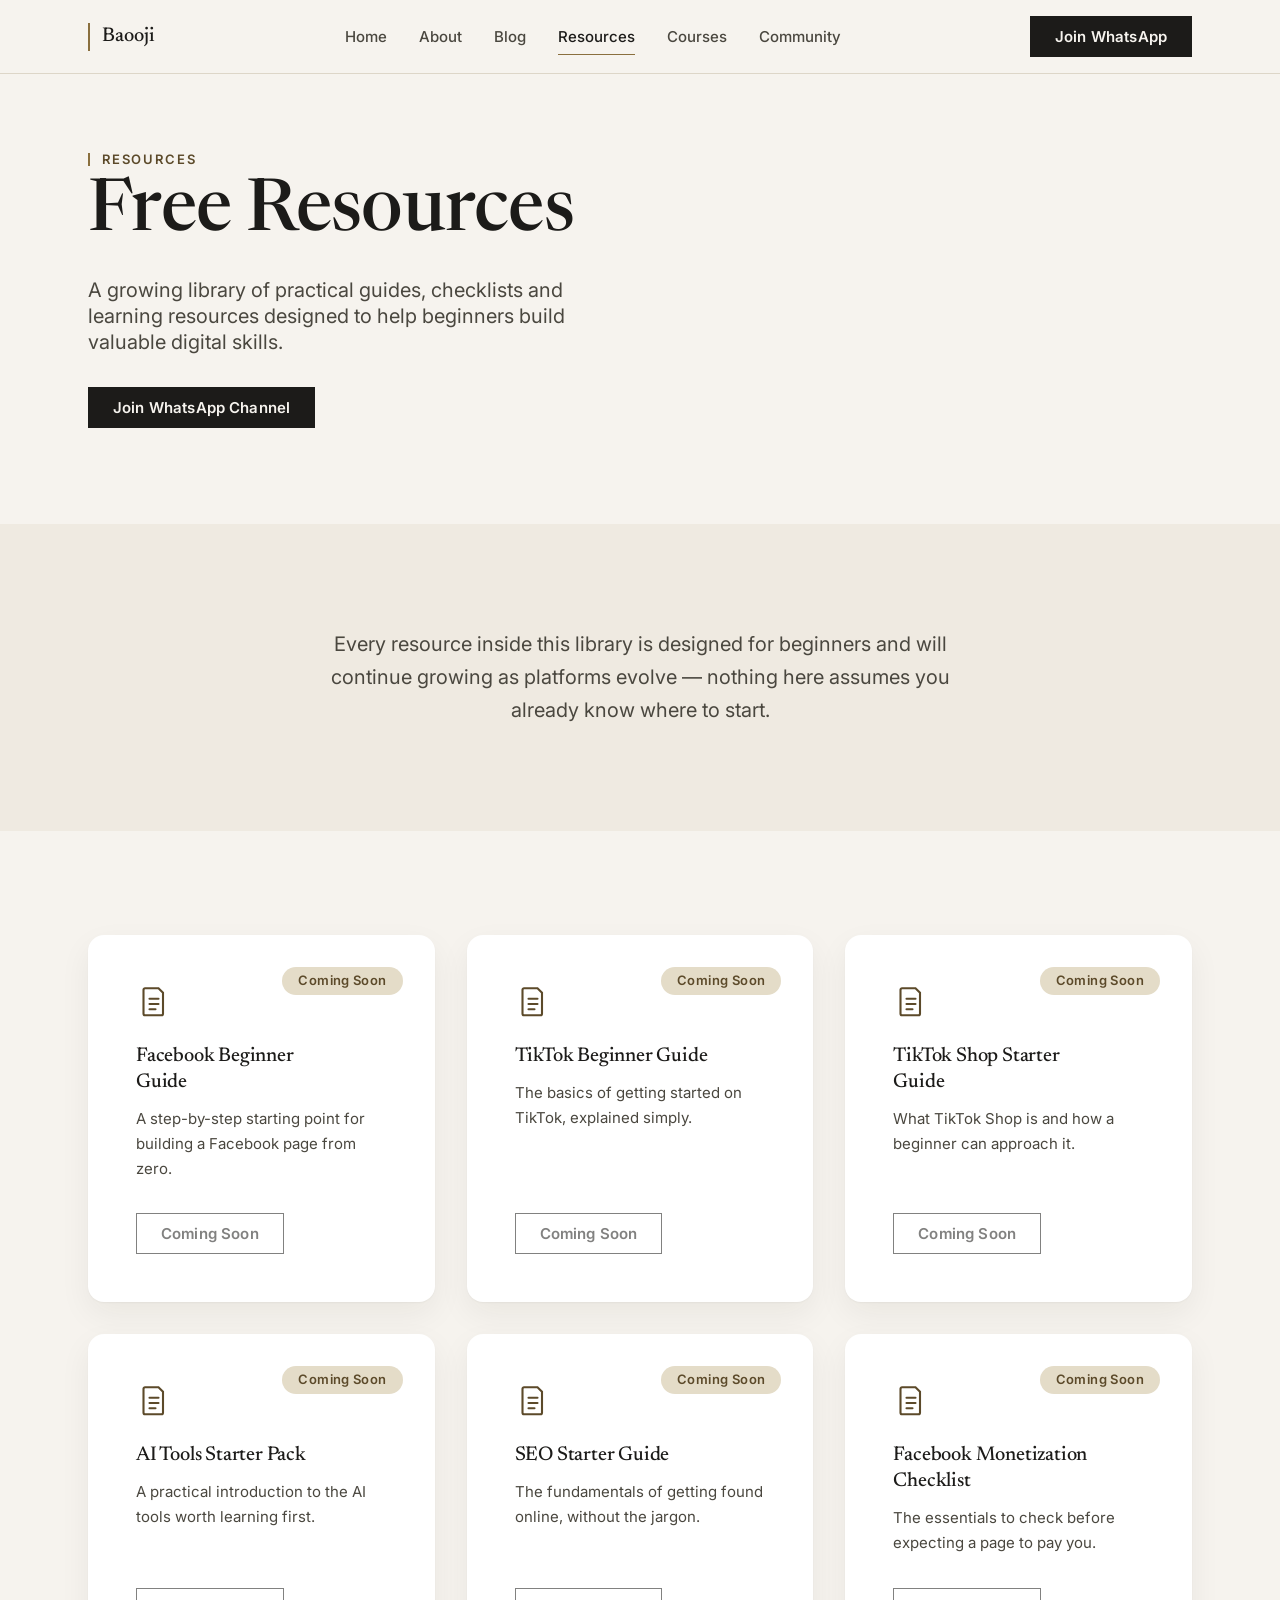
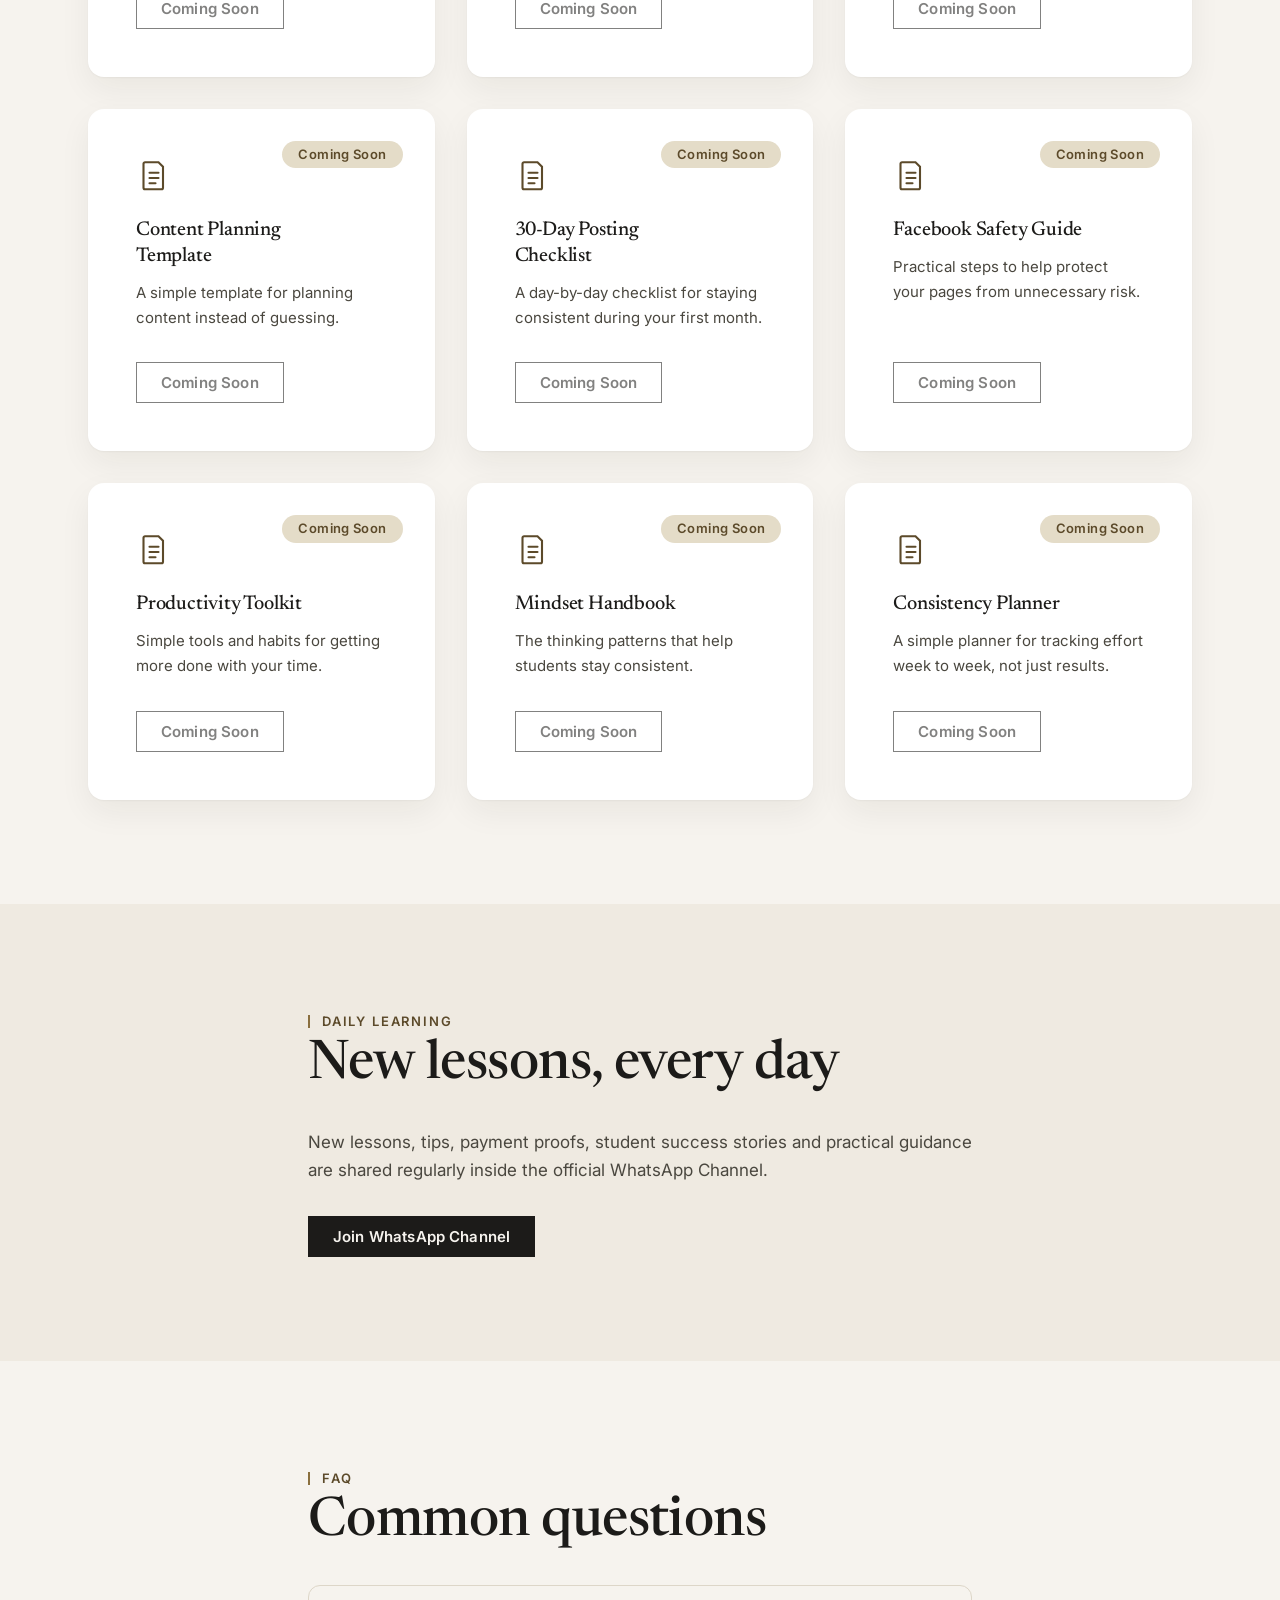
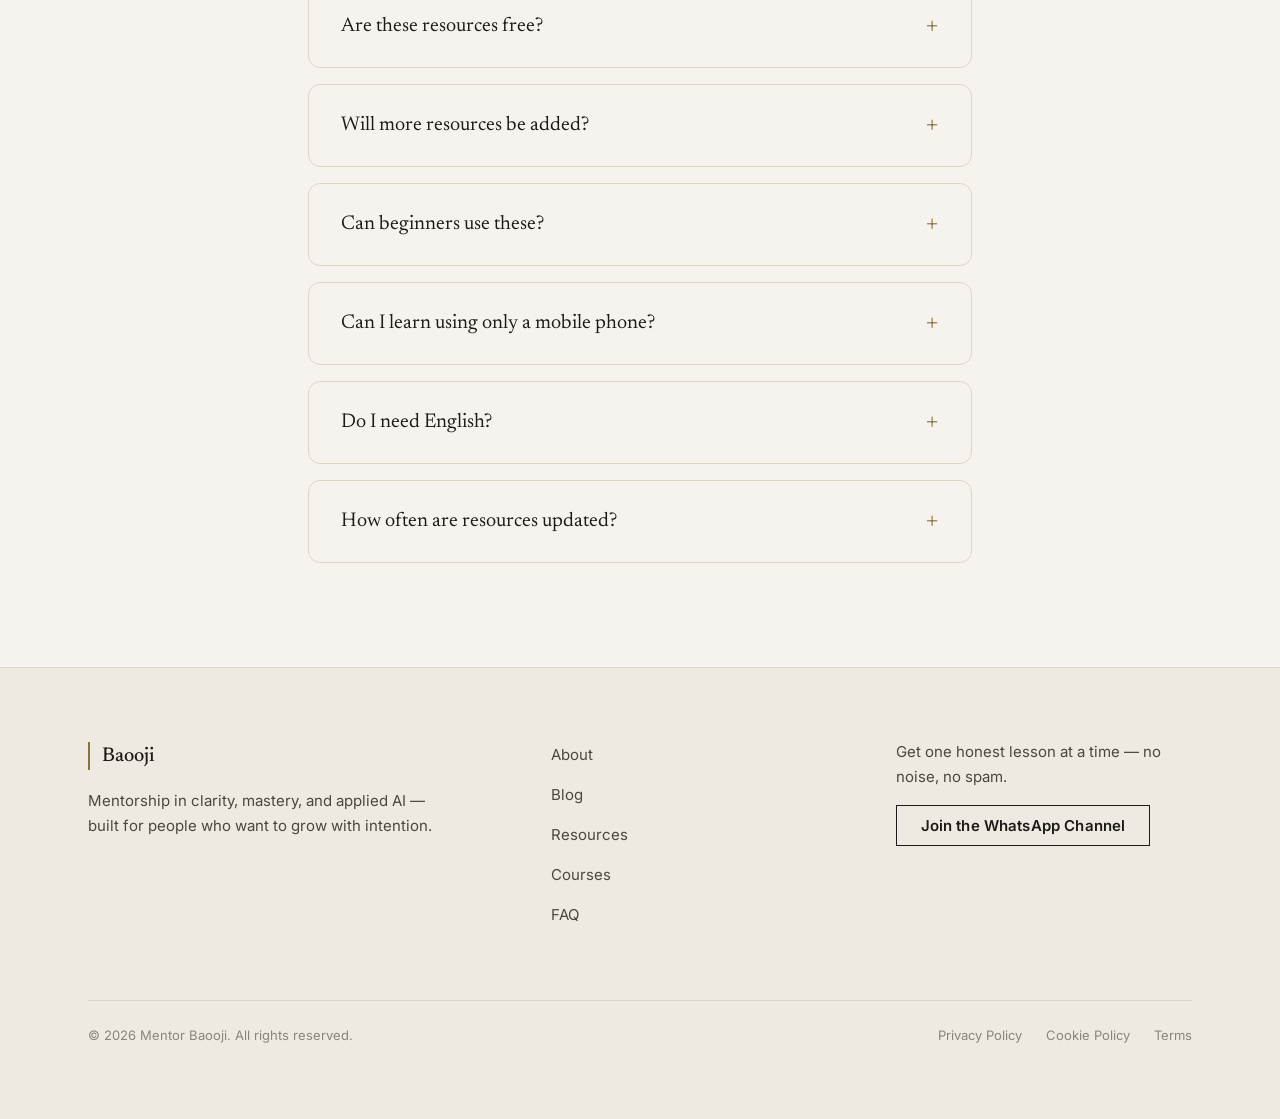
<file: resources.html>
<!DOCTYPE html>
<html lang="en" class="no-js">
<head>
  <meta charset="UTF-8">
  <meta name="viewport" content="width=device-width, initial-scale=1.0">

  <title>Free Resources — Mentor Baooji</title>
  <meta name="description" content="A growing library of practical guides, checklists and learning resources designed to help beginners build valuable digital skills.">
  <meta name="robots" content="index, follow">
  <link rel="canonical" href="https://www.mentorbaooji.com/resources.html">
  <meta name="author" content="Muhammad Asif Riaz">

  <meta property="og:type" content="website">
  <meta property="og:site_name" content="Mentor Baooji">
  <meta property="og:title" content="Free Resources — Mentor Baooji">
  <meta property="og:description" content="A growing library of practical guides, checklists and learning resources for beginners.">
  <meta property="og:url" content="https://www.mentorbaooji.com/resources.html">
  <meta property="og:image" content="https://www.mentorbaooji.com/assets/images/og/home-og.jpg">
  <meta property="og:image:width" content="1200">
  <meta property="og:image:height" content="630">
  <meta property="og:locale" content="en_US">

  <meta name="twitter:card" content="summary_large_image">
  <meta name="twitter:title" content="Free Resources — Mentor Baooji">
  <meta name="twitter:description" content="A growing library of practical guides, checklists and learning resources for beginners.">
  <meta name="twitter:image" content="https://www.mentorbaooji.com/assets/images/og/home-og.jpg">

  <meta name="theme-color" content="#F6F3EE">

  <link rel="icon" href="/favicon.svg" type="image/svg+xml">
  <link rel="icon" href="/favicon.ico" sizes="any">
  <link rel="apple-touch-icon" href="/apple-touch-icon.png">
  <link rel="manifest" href="/site.webmanifest">

  <link rel="preconnect" href="https://fonts.googleapis.com">
  <link rel="preconnect" href="https://fonts.gstatic.com" crossorigin>

  <link href="https://fonts.googleapis.com/css2?family=Newsreader:ital,opsz,wght@0,6..72,400;0,6..72,500;1,6..72,400&family=Inter:wght@400;500;600&display=swap" rel="stylesheet">

  <link rel="stylesheet" href="/assets/css/variables.css">
  <link rel="stylesheet" href="/assets/css/base.css">
  <link rel="stylesheet" href="/assets/css/typography.css">
  <link rel="stylesheet" href="/assets/css/layout.css">
  <link rel="stylesheet" href="/assets/css/navigation.css">
  <link rel="stylesheet" href="/assets/css/hero.css">
  <link rel="stylesheet" href="/assets/css/footer.css">
  <link rel="stylesheet" href="/assets/css/buttons.css">
  <link rel="stylesheet" href="/assets/css/accessibility.css">

  <link rel="stylesheet" href="/resources.css">
</head>
<body>

  <a class="skip-link" href="#main-content">Skip to main content</a>

  <div id="page">

    <header class="site-header">
      <div class="container nav-bar">

        <a href="/index.html" class="wordmark" aria-label="Mentor Baooji — Home">Baooji</a>

        <nav class="nav-links" aria-label="Primary">
          <ul>
            <li><a href="/index.html" data-nav-link>Home</a></li>
            <li><a href="/about.html" data-nav-link>About</a></li>
            <li><a href="/blog.html" data-nav-link>Blog</a></li>
            <li><a href="/resources.html" data-nav-link aria-current="page">Resources</a></li>
            <li><a href="/courses.html" data-nav-link>Courses</a></li>
            <li><a href="/community.html" data-nav-link>Community</a></li>
          </ul>
        </nav>

        <div class="nav-actions">
          <a href="https://whatsapp.com/channel/0029VbAeGN4KWEL04m98dg14"
             class="btn btn-primary nav-cta"
             target="_blank" rel="noopener noreferrer">
            Join WhatsApp
            <span class="visually-hidden">(opens in a new window)</span>
          </a>

          <button type="button"
                  class="nav-toggle"
                  data-nav-toggle
                  aria-expanded="false"
                  aria-controls="mobile-nav"
                  aria-label="Open menu">
            <span class="bar-1"></span>
            <span class="bar-2"></span>
            <span class="bar-3"></span>
          </button>
        </div>

      </div>
    </header>

    <nav class="mobile-nav"
         id="mobile-nav"
         data-mobile-nav
         data-open="false"
         aria-label="Mobile"
         aria-hidden="true">

      <button type="button" class="mobile-nav-close" data-nav-close>
        Close <span aria-hidden="true">✕</span>
      </button>

      <ul>
        <li><a href="/index.html">Home</a></li>
        <li><a href="/about.html">About</a></li>
        <li><a href="/blog.html">Blog</a></li>
        <li><a href="/resources.html">Resources</a></li>
        <li><a href="/courses.html">Courses</a></li>
        <li><a href="/community.html">Community</a></li>
      </ul>

      <div class="nav-cta-wrap">
        <a href="https://whatsapp.com/channel/0029VbAeGN4KWEL04m98dg14"
           class="btn btn-primary btn-block"
           target="_blank" rel="noopener noreferrer">
          Join the WhatsApp Channel
          <span class="visually-hidden">(opens in a new window)</span>
        </a>
      </div>
    </nav>

    <main id="main-content">

      <!-- ==========================================================
           HERO
           ========================================================== -->
      <section class="hero hero-compact" aria-labelledby="resources-hero-heading">
        <div class="container">
          <div class="resources-hero-content" data-reveal>
            <p class="eyebrow">Resources</p>
            <h1 id="resources-hero-heading" class="hero-headline">
              Free Resources
            </h1>
            <p class="hero-subline">
              A growing library of practical guides, checklists and
              learning resources designed to help beginners build
              valuable digital skills.
            </p>
            <div class="hero-actions">
              <a href="https://whatsapp.com/channel/0029VbAeGN4KWEL04m98dg14"
                 class="btn btn-primary"
                 target="_blank" rel="noopener noreferrer">
                Join WhatsApp Channel
                <span class="visually-hidden">(opens in a new window)</span>
              </a>
            </div>
          </div>
        </div>
      </section>

      <!-- ==========================================================
           INTRO
           ========================================================== -->
      <section class="resources-intro section section-alt" aria-labelledby="resources-intro-heading">
        <div class="container-narrow" data-reveal>
          <h2 id="resources-intro-heading" class="visually-hidden">About this library</h2>
          <p class="resources-intro-text">
            Every resource inside this library is designed for beginners
            and will continue growing as platforms evolve — nothing here
            assumes you already know where to start.
          </p>
        </div>
      </section>

      <!-- ==========================================================
           RESOURCE CARDS
           ========================================================== -->
      <section class="resources-grid-section section" aria-labelledby="resources-grid-heading">
        <div class="container">
          <h2 id="resources-grid-heading" class="visually-hidden">All Free Resources</h2>

          <div class="resources-grid">

            <article class="resource-card" data-reveal>
              <span class="resource-icon" aria-hidden="true">
                <svg viewBox="0 0 24 24" fill="none" xmlns="http://www.w3.org/2000/svg">
                  <path d="M6 3.5h9l3 3v14a1 1 0 0 1-1 1H6a1 1 0 0 1-1-1v-16a1 1 0 0 1 1-1Z" stroke="currentColor" stroke-width="1.4"/>
                  <path d="M9 10.5h6M9 14h6M9 17.5h4" stroke="currentColor" stroke-width="1.4" stroke-linecap="round"/>
                </svg>
              </span>
              <span class="resource-badge">Coming Soon</span>
              <h3>Facebook Beginner Guide</h3>
              <p>A step-by-step starting point for building a Facebook page from zero.</p>
              <button type="button" class="btn btn-secondary resource-download" disabled>Coming Soon</button>
            </article>

            <article class="resource-card" data-reveal>
              <span class="resource-icon" aria-hidden="true">
                <svg viewBox="0 0 24 24" fill="none" xmlns="http://www.w3.org/2000/svg">
                  <path d="M6 3.5h9l3 3v14a1 1 0 0 1-1 1H6a1 1 0 0 1-1-1v-16a1 1 0 0 1 1-1Z" stroke="currentColor" stroke-width="1.4"/>
                  <path d="M9 10.5h6M9 14h6M9 17.5h4" stroke="currentColor" stroke-width="1.4" stroke-linecap="round"/>
                </svg>
              </span>
              <span class="resource-badge">Coming Soon</span>
              <h3>TikTok Beginner Guide</h3>
              <p>The basics of getting started on TikTok, explained simply.</p>
              <button type="button" class="btn btn-secondary resource-download" disabled>Coming Soon</button>
            </article>

            <article class="resource-card" data-reveal>
              <span class="resource-icon" aria-hidden="true">
                <svg viewBox="0 0 24 24" fill="none" xmlns="http://www.w3.org/2000/svg">
                  <path d="M6 3.5h9l3 3v14a1 1 0 0 1-1 1H6a1 1 0 0 1-1-1v-16a1 1 0 0 1 1-1Z" stroke="currentColor" stroke-width="1.4"/>
                  <path d="M9 10.5h6M9 14h6M9 17.5h4" stroke="currentColor" stroke-width="1.4" stroke-linecap="round"/>
                </svg>
              </span>
              <span class="resource-badge">Coming Soon</span>
              <h3>TikTok Shop Starter Guide</h3>
              <p>What TikTok Shop is and how a beginner can approach it.</p>
              <button type="button" class="btn btn-secondary resource-download" disabled>Coming Soon</button>
            </article>

            <article class="resource-card" data-reveal>
              <span class="resource-icon" aria-hidden="true">
                <svg viewBox="0 0 24 24" fill="none" xmlns="http://www.w3.org/2000/svg">
                  <path d="M6 3.5h9l3 3v14a1 1 0 0 1-1 1H6a1 1 0 0 1-1-1v-16a1 1 0 0 1 1-1Z" stroke="currentColor" stroke-width="1.4"/>
                  <path d="M9 10.5h6M9 14h6M9 17.5h4" stroke="currentColor" stroke-width="1.4" stroke-linecap="round"/>
                </svg>
              </span>
              <span class="resource-badge">Coming Soon</span>
              <h3>AI Tools Starter Pack</h3>
              <p>A practical introduction to the AI tools worth learning first.</p>
              <button type="button" class="btn btn-secondary resource-download" disabled>Coming Soon</button>
            </article>

            <article class="resource-card" data-reveal>
              <span class="resource-icon" aria-hidden="true">
                <svg viewBox="0 0 24 24" fill="none" xmlns="http://www.w3.org/2000/svg">
                  <path d="M6 3.5h9l3 3v14a1 1 0 0 1-1 1H6a1 1 0 0 1-1-1v-16a1 1 0 0 1 1-1Z" stroke="currentColor" stroke-width="1.4"/>
                  <path d="M9 10.5h6M9 14h6M9 17.5h4" stroke="currentColor" stroke-width="1.4" stroke-linecap="round"/>
                </svg>
              </span>
              <span class="resource-badge">Coming Soon</span>
              <h3>SEO Starter Guide</h3>
              <p>The fundamentals of getting found online, without the jargon.</p>
              <button type="button" class="btn btn-secondary resource-download" disabled>Coming Soon</button>
            </article>

            <article class="resource-card" data-reveal>
              <span class="resource-icon" aria-hidden="true">
                <svg viewBox="0 0 24 24" fill="none" xmlns="http://www.w3.org/2000/svg">
                  <path d="M6 3.5h9l3 3v14a1 1 0 0 1-1 1H6a1 1 0 0 1-1-1v-16a1 1 0 0 1 1-1Z" stroke="currentColor" stroke-width="1.4"/>
                  <path d="M9 10.5h6M9 14h6M9 17.5h4" stroke="currentColor" stroke-width="1.4" stroke-linecap="round"/>
                </svg>
              </span>
              <span class="resource-badge">Coming Soon</span>
              <h3>Facebook Monetization Checklist</h3>
              <p>The essentials to check before expecting a page to pay you.</p>
              <button type="button" class="btn btn-secondary resource-download" disabled>Coming Soon</button>
            </article>

            <article class="resource-card" data-reveal>
              <span class="resource-icon" aria-hidden="true">
                <svg viewBox="0 0 24 24" fill="none" xmlns="http://www.w3.org/2000/svg">
                  <path d="M6 3.5h9l3 3v14a1 1 0 0 1-1 1H6a1 1 0 0 1-1-1v-16a1 1 0 0 1 1-1Z" stroke="currentColor" stroke-width="1.4"/>
                  <path d="M9 10.5h6M9 14h6M9 17.5h4" stroke="currentColor" stroke-width="1.4" stroke-linecap="round"/>
                </svg>
              </span>
              <span class="resource-badge">Coming Soon</span>
              <h3>Content Planning Template</h3>
              <p>A simple template for planning content instead of guessing.</p>
              <button type="button" class="btn btn-secondary resource-download" disabled>Coming Soon</button>
            </article>

            <article class="resource-card" data-reveal>
              <span class="resource-icon" aria-hidden="true">
                <svg viewBox="0 0 24 24" fill="none" xmlns="http://www.w3.org/2000/svg">
                  <path d="M6 3.5h9l3 3v14a1 1 0 0 1-1 1H6a1 1 0 0 1-1-1v-16a1 1 0 0 1 1-1Z" stroke="currentColor" stroke-width="1.4"/>
                  <path d="M9 10.5h6M9 14h6M9 17.5h4" stroke="currentColor" stroke-width="1.4" stroke-linecap="round"/>
                </svg>
              </span>
              <span class="resource-badge">Coming Soon</span>
              <h3>30-Day Posting Checklist</h3>
              <p>A day-by-day checklist for staying consistent during your first month.</p>
              <button type="button" class="btn btn-secondary resource-download" disabled>Coming Soon</button>
            </article>

            <article class="resource-card" data-reveal>
              <span class="resource-icon" aria-hidden="true">
                <svg viewBox="0 0 24 24" fill="none" xmlns="http://www.w3.org/2000/svg">
                  <path d="M6 3.5h9l3 3v14a1 1 0 0 1-1 1H6a1 1 0 0 1-1-1v-16a1 1 0 0 1 1-1Z" stroke="currentColor" stroke-width="1.4"/>
                  <path d="M9 10.5h6M9 14h6M9 17.5h4" stroke="currentColor" stroke-width="1.4" stroke-linecap="round"/>
                </svg>
              </span>
              <span class="resource-badge">Coming Soon</span>
              <h3>Facebook Safety Guide</h3>
              <p>Practical steps to help protect your pages from unnecessary risk.</p>
              <button type="button" class="btn btn-secondary resource-download" disabled>Coming Soon</button>
            </article>

            <article class="resource-card" data-reveal>
              <span class="resource-icon" aria-hidden="true">
                <svg viewBox="0 0 24 24" fill="none" xmlns="http://www.w3.org/2000/svg">
                  <path d="M6 3.5h9l3 3v14a1 1 0 0 1-1 1H6a1 1 0 0 1-1-1v-16a1 1 0 0 1 1-1Z" stroke="currentColor" stroke-width="1.4"/>
                  <path d="M9 10.5h6M9 14h6M9 17.5h4" stroke="currentColor" stroke-width="1.4" stroke-linecap="round"/>
                </svg>
              </span>
              <span class="resource-badge">Coming Soon</span>
              <h3>Productivity Toolkit</h3>
              <p>Simple tools and habits for getting more done with your time.</p>
              <button type="button" class="btn btn-secondary resource-download" disabled>Coming Soon</button>
            </article>

            <article class="resource-card" data-reveal>
              <span class="resource-icon" aria-hidden="true">
                <svg viewBox="0 0 24 24" fill="none" xmlns="http://www.w3.org/2000/svg">
                  <path d="M6 3.5h9l3 3v14a1 1 0 0 1-1 1H6a1 1 0 0 1-1-1v-16a1 1 0 0 1 1-1Z" stroke="currentColor" stroke-width="1.4"/>
                  <path d="M9 10.5h6M9 14h6M9 17.5h4" stroke="currentColor" stroke-width="1.4" stroke-linecap="round"/>
                </svg>
              </span>
              <span class="resource-badge">Coming Soon</span>
              <h3>Mindset Handbook</h3>
              <p>The thinking patterns that help students stay consistent.</p>
              <button type="button" class="btn btn-secondary resource-download" disabled>Coming Soon</button>
            </article>

            <article class="resource-card" data-reveal>
              <span class="resource-icon" aria-hidden="true">
                <svg viewBox="0 0 24 24" fill="none" xmlns="http://www.w3.org/2000/svg">
                  <path d="M6 3.5h9l3 3v14a1 1 0 0 1-1 1H6a1 1 0 0 1-1-1v-16a1 1 0 0 1 1-1Z" stroke="currentColor" stroke-width="1.4"/>
                  <path d="M9 10.5h6M9 14h6M9 17.5h4" stroke="currentColor" stroke-width="1.4" stroke-linecap="round"/>
                </svg>
              </span>
              <span class="resource-badge">Coming Soon</span>
              <h3>Consistency Planner</h3>
              <p>A simple planner for tracking effort week to week, not just results.</p>
              <button type="button" class="btn btn-secondary resource-download" disabled>Coming Soon</button>
            </article>

          </div>
        </div>
      </section>

      <!-- ==========================================================
           DAILY LEARNING
           ========================================================== -->
      <section class="resources-daily section section-alt" aria-labelledby="resources-daily-heading">
        <div class="container-narrow" data-reveal>
          <p class="eyebrow">Daily Learning</p>
          <h2 id="resources-daily-heading" class="resources-section-heading">
            New lessons, every day
          </h2>
          <p>
            New lessons, tips, payment proofs, student success stories and
            practical guidance are shared regularly inside the official
            WhatsApp Channel.
          </p>
          <div class="resources-daily-cta">
            <a href="https://whatsapp.com/channel/0029VbAeGN4KWEL04m98dg14"
               class="btn btn-primary"
               target="_blank" rel="noopener noreferrer">
              Join WhatsApp Channel
              <span class="visually-hidden">(opens in a new window)</span>
            </a>
          </div>
        </div>
      </section>

      <!-- ==========================================================
           FAQ (native accordion — no JavaScript required)
           ========================================================== -->
      <section class="resources-faq section" aria-labelledby="resources-faq-heading">
        <div class="container-narrow" data-reveal>
          <p class="eyebrow">FAQ</p>
          <h2 id="resources-faq-heading" class="resources-section-heading">
            Common questions
          </h2>

          <div class="resources-faq-accordion">
            <details class="resources-faq-item">
              <summary>Are these resources free?</summary>
              <div class="resources-faq-content">
                <div class="resources-faq-content-inner">
                  <p>Yes — every resource in this library is completely free.</p>
                </div>
              </div>
            </details>

            <details class="resources-faq-item">
              <summary>Will more resources be added?</summary>
              <div class="resources-faq-content">
                <div class="resources-faq-content-inner">
                  <p>Yes. This library will keep growing as new guides and checklists are completed.</p>
                </div>
              </div>
            </details>

            <details class="resources-faq-item">
              <summary>Can beginners use these?</summary>
              <div class="resources-faq-content">
                <div class="resources-faq-content-inner">
                  <p>Yes. Every resource here is designed for beginners, not just advanced learners.</p>
                </div>
              </div>
            </details>

            <details class="resources-faq-item">
              <summary>Can I learn using only a mobile phone?</summary>
              <div class="resources-faq-content">
                <div class="resources-faq-content-inner">
                  <p>Yes. A laptop is preferred, but a mobile phone works too.</p>
                </div>
              </div>
            </details>

            <details class="resources-faq-item">
              <summary>Do I need English?</summary>
              <div class="resources-faq-content">
                <div class="resources-faq-content-inner">
                  <p>No. English is no longer a barrier, since AI tools can help translate and explain as you go.</p>
                </div>
              </div>
            </details>

            <details class="resources-faq-item">
              <summary>How often are resources updated?</summary>
              <div class="resources-faq-content">
                <div class="resources-faq-content-inner">
                  <p>Resources are updated and added to over time as platforms and tools evolve.</p>
                </div>
              </div>
            </details>
          </div>
        </div>
      </section>

    </main>

    <footer class="site-footer">
      <div class="container">

        <div class="footer-grid">

          <div class="footer-brand">
            <a href="/index.html" class="wordmark" aria-label="Mentor Baooji — Home">Baooji</a>
            <p>
              Mentorship in clarity, mastery, and applied AI — built for
              people who want to grow with intention.
            </p>
          </div>

          <nav class="footer-nav" aria-label="Footer">
            <ul>
              <li><a href="/about.html">About</a></li>
              <li><a href="/blog.html">Blog</a></li>
              <li><a href="/resources.html">Resources</a></li>
              <li><a href="/courses.html">Courses</a></li>
              <li><a href="/faq.html">FAQ</a></li>
            </ul>
          </nav>

          <div class="footer-cta">
            <p>Get one honest lesson at a time — no noise, no spam.</p>
            <a href="https://whatsapp.com/channel/0029VbAeGN4KWEL04m98dg14"
               class="btn btn-secondary"
               target="_blank" rel="noopener noreferrer">
              Join the WhatsApp Channel
            </a>
          </div>

        </div>

        <div class="footer-bottom">
          <p class="footer-copyright">
            © <span data-current-year>2026</span> Mentor Baooji. All rights reserved.
          </p>
          <div class="footer-legal">
            <a href="/privacy-policy.html">Privacy Policy</a>
            <a href="/cookie-policy.html">Cookie Policy</a>
            <a href="/terms.html">Terms</a>
          </div>
        </div>

      </div>
    </footer>

  </div>

  <script src="/assets/js/navigation.js" defer></script>
  <script src="/assets/js/main.js" defer></script>
  <script src="/assets/js/reveal.js" defer></script>

</body>
</html>
</file>
<file: assets/css/variables.css>
/* ==========================================================================
   MENTOR BAOOJI — DESIGN TOKENS
   Single source of truth for the entire design system.
   Every other CSS file reads from these custom properties only —
   no hard-coded colors, sizes, or fonts anywhere else in the codebase.
   ========================================================================== */

:root {

  /* ---------- COLOR: BASE ----------
     Warm, muted, quiet-luxury palette. Deliberately avoids the common
     AI-generated defaults (cream #F4F1EA + terracotta #D97757). */
  --color-bg: #F6F3EE;            /* warm parchment — primary background */
  --color-bg-alt: #EFEAE1;        /* slightly deeper warm neutral — alternating sections */
  --color-surface: #FFFFFF;       /* rare — only for elevated cards/forms if ever needed */

  --color-ink: #1C1B19;           /* warm near-black — headings, primary text */
  --color-ink-soft: #4A473F;      /* muted body text */
  --color-ink-faint: #8B8579;     /* captions, meta text, timestamps */

  --color-accent: #8A6F3E;        /* burnished brass — the brand's signature accent */
  --color-accent-deep: #5C4A2A;   /* hover / active / pressed states */
  --color-accent-soft: #E4DCC8;   /* faint accent backgrounds, focus halos */

  --color-border: #DDD6C8;        /* hairline rules and dividers */
  --color-border-strong: #C9C0AC; /* slightly stronger rule, used sparingly */

  /* ---------- COLOR: FUNCTIONAL ---------- */
  --color-focus-ring: #5C4A2A;    /* visible keyboard focus outline */
  --color-overlay: rgba(28, 27, 25, 0.55); /* mobile nav / modal scrims */

  /* ---------- TYPOGRAPHY: FAMILIES ---------- */
  --font-display: "Newsreader", "Iowan Old Style", "Palatino Linotype", serif;
  --font-body: "Inter", -apple-system, BlinkMacSystemFont, "Segoe UI", sans-serif;

  /* ---------- TYPOGRAPHY: SCALE ----------
     Fluid type scale using clamp() so it responds smoothly across
     viewport sizes without separate breakpoint overrides. */
  --font-size-xs:   clamp(0.75rem, 0.72rem + 0.15vw, 0.8125rem);
  --font-size-sm:   clamp(0.875rem, 0.84rem + 0.2vw, 0.9375rem);
  --font-size-base: clamp(1rem, 0.96rem + 0.2vw, 1.0625rem);
  --font-size-md:   clamp(1.125rem, 1.06rem + 0.35vw, 1.25rem);
  --font-size-lg:   clamp(1.375rem, 1.25rem + 0.6vw, 1.75rem);
  --font-size-xl:   clamp(1.75rem, 1.5rem + 1.2vw, 2.5rem);
  --font-size-2xl:  clamp(2.25rem, 1.8rem + 2vw, 3.5rem);
  --font-size-3xl:  clamp(2.75rem, 2.1rem + 3vw, 4.75rem);

  --line-height-tight: 1.1;
  --line-height-snug: 1.3;
  --line-height-body: 1.65;

  --letter-spacing-eyebrow: 0.14em;
  --letter-spacing-tight: -0.01em;

  /* ---------- SPACING SCALE ----------
     8px base rhythm. Used for all margin/padding/gap values. */
  --space-1: 0.5rem;
  --space-2: 0.75rem;
  --space-3: 1rem;
  --space-4: 1.5rem;
  --space-5: 2rem;
  --space-6: 3rem;
  --space-7: 4.5rem;
  --space-8: 6.5rem;
  --space-9: 9rem;

  /* ---------- LAYOUT ---------- */
  --container-max: 1200px;
  --container-narrow: 760px;
  --container-padding-inline: clamp(1.25rem, 4vw, 3rem);

  /* ---------- BORDERS / RADIUS ----------
     Rectangular, hairline-driven — intentionally minimal radius use,
     consistent with the quiet-luxury, non-templated direction. */
  --radius-none: 0;
  --radius-sm: 2px;
  --border-width-hairline: 1px;
  --border-width-signature: 2px;

  /* ---------- MOTION ---------- */
  --ease-standard: cubic-bezier(0.2, 0.6, 0.2, 1);
  --duration-fast: 150ms;
  --duration-base: 260ms;
  --duration-slow: 420ms;

  /* ---------- Z-INDEX SCALE ---------- */
  --z-nav: 100;
  --z-overlay: 200;
  --z-skip-link: 999;
}

/* Reduced motion: neutralize durations globally, respected by every
   component that references --duration-* rather than hard-coded values. */
@media (prefers-reduced-motion: reduce) {
  :root {
    --duration-fast: 0ms;
    --duration-base: 0ms;
    --duration-slow: 0ms;
  }
}
</file>
<file: assets/css/base.css>
/* ==========================================================================
   BASE — reset, box model, and global defaults
   ========================================================================== */

*,
*::before,
*::after {
  box-sizing: border-box;
}

* {
  margin: 0;
}

html {
  -webkit-text-size-adjust: 100%;
  text-size-adjust: 100%;
  scroll-behavior: smooth;
}

@media (prefers-reduced-motion: reduce) {
  html {
    scroll-behavior: auto;
  }
}

body {
  min-height: 100vh;
  background-color: var(--color-bg);
  color: var(--color-ink-soft);
  font-family: var(--font-body);
  font-size: var(--font-size-base);
  line-height: var(--line-height-body);
  -webkit-font-smoothing: antialiased;
  text-rendering: optimizeLegibility;
}

img,
picture,
svg {
  display: block;
  max-width: 100%;
  height: auto;
}

/* Prevents oversized media/embeds from breaking layout on small screens */
img,
video,
iframe {
  max-width: 100%;
}

input,
button,
textarea,
select {
  font: inherit;
  color: inherit;
}

button {
  background: none;
  border: none;
  cursor: pointer;
}

a {
  color: inherit;
  text-decoration: none;
}

ul,
ol {
  list-style: none;
  padding: 0;
}

table {
  border-collapse: collapse;
}

/* Root stacking context for the mobile nav overlay */
#page {
  position: relative;
  isolation: isolate;
}
</file>
<file: assets/css/typography.css>
/* ==========================================================================
   TYPOGRAPHY
   Display face (Newsreader) is used with restraint — headings and the
   hero statement only. Everything functional (nav, buttons, meta text,
   body copy) stays in Inter. This split is what keeps the page feeling
   editorial rather than "templated SaaS."
   ========================================================================== */

h1,
h2,
h3,
h4 {
  font-family: var(--font-display);
  font-weight: 500;
  color: var(--color-ink);
  line-height: var(--line-height-tight);
  letter-spacing: var(--letter-spacing-tight);
}

h1 {
  font-size: var(--font-size-3xl);
  font-style: normal;
}

h2 {
  font-size: var(--font-size-2xl);
}

h3 {
  font-size: var(--font-size-lg);
  line-height: var(--line-height-snug);
}

h4 {
  font-size: var(--font-size-md);
  line-height: var(--line-height-snug);
}

p {
  max-width: 62ch;
}

p + p {
  margin-top: var(--space-3);
}

.text-lead {
  font-size: var(--font-size-md);
  color: var(--color-ink-soft);
  line-height: var(--line-height-snug);
}

.text-meta {
  font-size: var(--font-size-xs);
  color: var(--color-ink-faint);
  letter-spacing: 0.02em;
}

/* ---------- Eyebrow + signature mark ----------
   The recurring "signature" device described in the design plan: a small
   brass hairline beside a label, used in nav, hero, and section headers.
   This visual motif is what ties every section of the site together. */
.eyebrow {
  display: inline-flex;
  align-items: center;
  gap: var(--space-2);
  font-family: var(--font-body);
  font-size: var(--font-size-xs);
  font-weight: 600;
  letter-spacing: var(--letter-spacing-eyebrow);
  text-transform: uppercase;
  color: var(--color-accent-deep);
}

.eyebrow::before {
  content: "";
  display: inline-block;
  width: var(--border-width-signature);
  height: 1em;
  background-color: var(--color-accent);
  flex-shrink: 0;
}

/* Utility for visually hiding content while keeping it available to
   assistive technology (used for redundant/contextual labels). */
.visually-hidden {
  position: absolute;
  width: 1px;
  height: 1px;
  padding: 0;
  margin: -1px;
  overflow: hidden;
  clip: rect(0, 0, 0, 0);
  white-space: nowrap;
  border: 0;
}
</file>
<file: assets/css/layout.css>
/* ==========================================================================
   LAYOUT
   Container and section rhythm primitives reused by every section on the
   site (not just Phase 1) so future sections inherit the same spacing
   grammar automatically.
   ========================================================================== */

.container {
  width: 100%;
  max-width: var(--container-max);
  margin-inline: auto;
  padding-inline: var(--container-padding-inline);
}

.container-narrow {
  width: 100%;
  max-width: var(--container-narrow);
  margin-inline: auto;
  padding-inline: var(--container-padding-inline);
}

.section {
  padding-block: var(--space-8);
}

.section-alt {
  background-color: var(--color-bg-alt);
}

.section-divider {
  border: none;
  border-top: var(--border-width-hairline) solid var(--color-border);
}

/* ---------- Simple responsive grid utility ----------
   Used by the hero (2-col desktop / 1-col mobile) and reusable for
   future sections (courses, resources) without new CSS. */
.grid-split {
  display: grid;
  grid-template-columns: 1fr;
  gap: var(--space-6);
  align-items: center;
}

@media (min-width: 900px) {
  .grid-split {
    grid-template-columns: 1.1fr 0.9fr;
    gap: var(--space-8);
  }

  .grid-split.reverse {
    grid-template-columns: 0.9fr 1.1fr;
  }

  .grid-split.reverse > :first-child {
    order: 2;
  }
}

/* ---------- Stack utility: vertical rhythm without margin-collapse bugs --- */
.stack > * + * {
  margin-top: var(--gap, var(--space-3));
}

.stack-lg {
  --gap: var(--space-5);
}

/* ---------- Skip link (accessibility) ---------- */
.skip-link {
  position: absolute;
  top: -100%;
  left: var(--space-3);
  z-index: var(--z-skip-link);
  background-color: var(--color-ink);
  color: var(--color-bg);
  padding: var(--space-2) var(--space-4);
  font-size: var(--font-size-sm);
  font-weight: 600;
  transition: top var(--duration-fast) var(--ease-standard);
}

.skip-link:focus {
  top: var(--space-3);
}
</file>
<file: assets/css/navigation.css>
/* ==========================================================================
   NAVIGATION
   Sticky, quiet header. Wordmark carries the signature brass hairline.
   Mobile nav is a full-height off-canvas panel, toggled via vanilla JS
   (see assets/js/navigation.js), not a framework component.
   ========================================================================== */

.site-header {
  position: sticky;
  top: 0;
  z-index: var(--z-nav);
  background-color: var(--color-bg);
  border-bottom: var(--border-width-hairline) solid var(--color-border);
}

.nav-bar {
  display: flex;
  align-items: center;
  justify-content: space-between;
  padding-block: var(--space-3);
}

/* ---------- Wordmark ---------- */
.wordmark {
  display: inline-flex;
  align-items: center;
  gap: var(--space-2);
  font-family: var(--font-display);
  font-size: var(--font-size-md);
  font-weight: 500;
  color: var(--color-ink);
}

.wordmark::before {
  content: "";
  display: inline-block;
  width: var(--border-width-signature);
  height: 1.4em;
  background-color: var(--color-accent);
}

/* ---------- Desktop nav links ---------- */
.nav-links {
  display: none;
}

.nav-links ul {
  display: flex;
  align-items: center;
  gap: var(--space-5);
}

.nav-links a {
  font-size: var(--font-size-sm);
  font-weight: 500;
  color: var(--color-ink-soft);
  padding-block: var(--space-1);
  border-bottom: var(--border-width-hairline) solid transparent;
  transition: color var(--duration-fast) var(--ease-standard),
              border-color var(--duration-fast) var(--ease-standard);
}

.nav-links a:hover,
.nav-links a[aria-current="page"] {
  color: var(--color-ink);
  border-bottom-color: var(--color-accent);
}

.nav-actions {
  display: flex;
  align-items: center;
  gap: var(--space-3);
}

/* Nav CTA is intentionally smaller/quieter than the hero CTA — it is
   present everywhere but never competes with the primary hero moment. */
.nav-cta {
  padding-block: var(--space-1);
  font-size: var(--font-size-xs);
}

/* ---------- Mobile menu toggle ---------- */
.nav-toggle {
  display: inline-flex;
  flex-direction: column;
  justify-content: center;
  gap: 5px;
  width: 40px;
  height: 40px;
  padding: var(--space-1);
}

.nav-toggle span {
  display: block;
  width: 100%;
  height: 2px;
  background-color: var(--color-ink);
  transition: transform var(--duration-base) var(--ease-standard),
              opacity var(--duration-base) var(--ease-standard);
}

.nav-toggle[aria-expanded="true"] .bar-1 {
  transform: translateY(7px) rotate(45deg);
}

.nav-toggle[aria-expanded="true"] .bar-2 {
  opacity: 0;
}

.nav-toggle[aria-expanded="true"] .bar-3 {
  transform: translateY(-7px) rotate(-45deg);
}

/* ---------- Mobile off-canvas panel ---------- */
.mobile-nav {
  position: fixed;
  inset: 0;
  z-index: var(--z-overlay);
  background-color: var(--color-bg);
  display: flex;
  flex-direction: column;
  justify-content: center;
  padding: var(--space-6) var(--container-padding-inline);
  transform: translateX(100%);
  transition: transform var(--duration-slow) var(--ease-standard);
}

.mobile-nav[data-open="true"] {
  transform: translateX(0);
}

.mobile-nav ul {
  display: flex;
  flex-direction: column;
  gap: var(--space-4);
}

.mobile-nav a {
  font-family: var(--font-display);
  font-size: var(--font-size-lg);
  color: var(--color-ink);
}

.mobile-nav .nav-cta-wrap {
  margin-top: var(--space-6);
}

.mobile-nav-close {
  position: absolute;
  top: var(--space-3);
  right: var(--container-padding-inline);
  font-size: var(--font-size-sm);
  font-weight: 600;
  color: var(--color-ink-soft);
}

/* Lock body scroll while mobile nav is open (class toggled via JS) */
body.nav-open {
  overflow: hidden;
}

/* ---------- Breakpoint: show desktop nav, hide mobile toggle ---------- */
@media (min-width: 900px) {
  .nav-links {
    display: block;
  }

  .nav-toggle {
    display: none;
  }

  .mobile-nav {
    display: none;
  }
}
</file>
<file: assets/css/hero.css>
/* ==========================================================================
   HERO
   Text-left / portrait-right editorial split on desktop, stacked on
   mobile. Deliberately still and quiet: no carousel, no autoplay,
   generous negative space — the page's opening thesis.
   ========================================================================== */

.hero {
  padding-block-start: var(--space-7);
  padding-block-end: var(--space-8);
}

.hero-grid {
  display: grid;
  grid-template-columns: 1fr;
  gap: var(--space-6);
  align-items: center;
}

.hero-content {
  max-width: 46ch;
}

.hero-eyebrow {
  margin-bottom: var(--space-4);
}

.hero-headline {
  font-size: var(--font-size-3xl);
  margin-bottom: var(--space-4);
}

.hero-subline {
  font-size: var(--font-size-md);
  color: var(--color-ink-soft);
  line-height: var(--line-height-snug);
  margin-bottom: var(--space-5);
  max-width: 42ch;
}

.hero-actions {
  display: flex;
  flex-wrap: wrap;
  align-items: center;
  gap: var(--space-4);
  margin-bottom: var(--space-6);
}

.hero-credibility {
  display: flex;
  align-items: center;
  gap: var(--space-3);
  padding-top: var(--space-4);
  border-top: var(--border-width-hairline) solid var(--color-border);
  max-width: 42ch;
}

.hero-credibility p {
  font-size: var(--font-size-xs);
  color: var(--color-ink-faint);
  letter-spacing: 0.01em;
}

/* ---------- Portrait ---------- */
.hero-portrait {
  position: relative;
}

.hero-portrait-frame {
  position: relative;
  aspect-ratio: 4 / 5;
  overflow: hidden;
  background-color: var(--color-bg-alt);
}

.hero-portrait-frame img {
  width: 100%;
  height: 100%;
  object-fit: cover;
  object-position: center top;
}

/* Quiet accent rule tying the portrait back to the signature mark,
   rather than a decorative border or shadow. */
.hero-portrait::before {
  content: "";
  position: absolute;
  top: var(--space-4);
  left: calc(-1 * var(--space-3));
  width: var(--border-width-signature);
  height: calc(100% - var(--space-8));
  background-color: var(--color-accent);
}

@media (min-width: 900px) {
  .hero {
    padding-block-start: var(--space-8);
  }

  .hero-grid {
    grid-template-columns: 1.05fr 0.95fr;
    gap: var(--space-8);
  }

  .hero-headline {
    font-size: var(--font-size-3xl);
  }
}

@media (max-width: 899px) {
  .hero-portrait {
    order: -1;
    max-width: 360px;
    margin-inline: auto;
  }

  .hero-portrait::before {
    display: none;
  }
}
</file>
<file: assets/css/origin-story.css>
/* ==========================================================================
   ORIGIN STORY — "Why I Started Mentor Baooji"
   Reuses existing design tokens only (variables.css, typography.css,
   layout.css, buttons.css are untouched). This file adds nothing new to
   the color/type system — it only lays out this one section.
   ========================================================================== */

.origin-story {
  /* .section already provides vertical rhythm (layout.css) —
     this rule only sets the section's own internal spacing. */
  position: relative;
}

.origin-story-heading {
  margin-bottom: var(--space-6);
  max-width: 20ch;
}

.origin-story-body p {
  font-size: var(--font-size-base);
  color: var(--color-ink-soft);
  max-width: 62ch;
}

.origin-story-body > * + * {
  margin-top: var(--space-4);
}

/* ---------- Callout line ----------
   One sentence from the narrative, set larger in the display face.
   This is NOT a duplicated pull-quote (which would read twice to
   screen reader users) — it is simply the emphasised paragraph in
   place, so it remains a single, non-repeated piece of content. */
.origin-callout {
  font-family: var(--font-display);
  font-size: var(--font-size-lg);
  font-weight: 500;
  color: var(--color-ink);
  line-height: var(--line-height-snug);
  max-width: 26ch;
  padding-left: var(--space-4);
  border-left: var(--border-width-signature) solid var(--color-accent);
  margin-block: var(--space-5) !important; /* overrides the generic stack gap above for emphasis */
}

/* ---------- Signature ---------- */
.origin-signature {
  margin-top: var(--space-6);
  padding-top: var(--space-4);
  border-top: var(--border-width-hairline) solid var(--color-border);
  font-family: var(--font-display);
  font-size: var(--font-size-md);
  color: var(--color-ink);
}

.origin-signature span {
  display: block;
  font-family: var(--font-body);
  font-size: var(--font-size-xs);
  color: var(--color-ink-faint);
  letter-spacing: 0.02em;
  margin-top: var(--space-1);
}

/* ==========================================================================
   FADE-IN REVEAL (progressive enhancement)
   Default state is fully visible — content is NEVER hidden for users
   without JavaScript. Only once .js-enabled is present (set by the
   existing main.js from Phase 1) does the pre-reveal state apply, and
   even then only until the IntersectionObserver in reveal.js flips it.
   ========================================================================== */

[data-reveal] {
  opacity: 1;
  transform: none;
}

.js-enabled [data-reveal] {
  opacity: 0;
  transform: translateY(16px);
  transition: opacity var(--duration-slow) var(--ease-standard),
              transform var(--duration-slow) var(--ease-standard);
}

.js-enabled [data-reveal].is-visible {
  opacity: 1;
  transform: none;
}

/* Users who prefer reduced motion always see content immediately,
   regardless of JS state — no fade, no movement. */
@media (prefers-reduced-motion: reduce) {
  .js-enabled [data-reveal] {
    opacity: 1;
    transform: none;
    transition: none;
  }
}

/* ---------- Responsive ---------- */
@media (max-width: 599px) {
  .origin-callout {
    font-size: var(--font-size-md);
    padding-left: var(--space-3);
  }
}
</file>
<file: assets/css/student-success.css>
/* ==========================================================================
   STUDENT SUCCESS STORIES
   Reuses existing tokens (variables.css / typography.css / layout.css)
   for all color, spacing, and type. Shadow/radius/pill values are defined
   locally in this file only — a deliberate, explicitly-requested exception
   to the sitewide "no shadows / no radius" rule, scoped so it cannot leak
   into buttons, nav, or any other component.

   VISUAL-ONLY REVISION — HTML markup and JS are unchanged.

   NOTE: this revision targets the selectors that actually exist in
   index.html (.student-card-meta / .student-card-meta-item / .is-payment /
   .student-card-image-link / .student-card-story.stack). The previous
   version of this file referenced markup that isn't present in the page
   (.student-card-tagline, .student-card-platform, .student-timeline,
   .student-card-payment, .student-card-image-trigger, .lightbox-*,
   .student-success-cta) — those rules never matched anything and have
   been removed rather than carried forward.

   Payment emphasis (requirement 4) is achieved the same way the previous
   file achieved its own reordering: CSS `order` only, on the existing
   <dl class="student-card-meta"> / .student-card-meta-item elements.
   No HTML changes.
   ========================================================================== */

.student-success {
  /* .section (layout.css) provides vertical rhythm already */
}

/* ---------- Intro block ---------- */
.student-success-intro {
  max-width: var(--container-narrow);
  margin-inline: auto;
  text-align: center;
  margin-bottom: var(--space-8);
}

.student-success-intro .eyebrow {
  justify-content: center;
  margin-bottom: var(--space-4);
}

.student-success-headline {
  margin-bottom: var(--space-5);
}

.student-success-subheading {
  font-size: var(--font-size-md);
  color: var(--color-ink-soft);
  line-height: var(--line-height-snug);
  max-width: 48ch;
  margin-inline: auto;
}

.student-success-subheading > * + * {
  margin-top: var(--space-1);
}

/* ---------- Card grid ---------- */
.student-success-grid {
  display: grid;
  grid-template-columns: 1fr;
  gap: var(--space-7);
  align-items: stretch;
}

@media (min-width: 900px) {
  .student-success-grid {
    grid-template-columns: 1fr 1fr;
    gap: var(--space-8) var(--space-7);
  }
}

/* ---------- Card ----------
   Local-only design tokens: shadow + radius are intentionally NOT added
   to variables.css, so the rest of the site (buttons, nav, footer)
   remains untouched by this exception. */
.student-card {
  --card-radius: 16px;
  --card-shadow: 0 1px 2px rgba(28, 27, 25, 0.04),
                 0 12px 32px rgba(28, 27, 25, 0.06);
  --card-shadow-hover: 0 1px 2px rgba(28, 27, 25, 0.05),
                       0 20px 44px rgba(28, 27, 25, 0.09);

  height: 100%;
  display: grid;
  grid-template-columns: 1fr;
  background-color: var(--color-surface);
  border-radius: var(--card-radius);
  box-shadow: var(--card-shadow);
  overflow: hidden;
  transition: box-shadow var(--duration-base) var(--ease-standard),
              transform var(--duration-base) var(--ease-standard);
}

.student-card:hover {
  box-shadow: var(--card-shadow-hover);
  transform: translateY(-3px);
}

/* Desktop split — screenshot column narrowed to ~30%, story column
   widened to ~70%, so the screenshot supports the story instead of
   competing with it for attention. Same 900px breakpoint as before. */
@media (min-width: 900px) {
  .student-card {
    grid-template-columns: 30% 70%;
    /* Shared floor so every card reads as the same size on desktop,
       independent of which grid row it lands in. Content can still
       grow taller than this where a story runs long. */
    min-height: 30rem;
  }
}

/* ---------- Media (payment screenshot) ----------
   Screenshot is never cropped: it sits inside a height-capped, padded
   frame and keeps its own native aspect ratio via object-fit: contain.
   The image supports the story, not the reverse. */
.student-card-media {
  display: flex;
  align-items: center;
  justify-content: center;
  padding: var(--space-5);
  background-color: var(--color-bg-alt);
}

.student-card-image-link {
  display: flex;
  align-items: center;
  justify-content: center;
  width: 100%;
  height: 100%;
  padding: 0;
}

.student-card-media img {
  display: block;
  width: auto;
  height: auto;
  max-width: 100%;
  max-height: 380px;
  object-fit: contain;
  border-radius: 10px; /* local exception, see file header */
  border: var(--border-width-hairline) solid var(--color-border);
  box-shadow: 0 6px 18px rgba(28, 27, 25, 0.08); /* local exception, see file header */
  transition: opacity var(--duration-base) var(--ease-standard),
              box-shadow var(--duration-base) var(--ease-standard);
}

.student-card-image-link:hover img,
.student-card-image-link:focus-visible img {
  opacity: 0.94;
  box-shadow: 0 10px 26px rgba(28, 27, 25, 0.12);
}

@media (max-width: 899px) {
  .student-card-media {
    padding: var(--space-6) var(--space-5);
  }

  .student-card-media img {
    max-height: 320px;
  }
}

/* ---------- Body ---------- */
.student-card-body {
  padding: var(--space-7) var(--space-6);
  display: flex;
  flex-direction: column;
}

.student-card-name {
  font-size: var(--font-size-lg);
  margin-bottom: var(--space-4);
}

/* ---------- Meta list ----------
   <dl class="student-card-meta"> holds every fact row, including the
   payment row (marked with .is-payment in the existing markup). It's
   switched to a flex column here purely so `order` can promote the
   payment row above the other facts — no HTML change required. */
.student-card-meta {
  display: flex;
  flex-direction: column;
  gap: var(--space-2);
  margin: 0 0 var(--space-6);
}

.student-card-meta-item {
  order: 2;
  display: flex;
  align-items: baseline;
  gap: var(--space-2);
  padding-bottom: var(--space-2);
  border-bottom: var(--border-width-hairline) solid var(--color-border);
}

.student-card-meta-item dt {
  flex-shrink: 0;
  font-size: var(--font-size-xs);
  font-weight: 600;
  text-transform: uppercase;
  letter-spacing: 0.05em;
  color: var(--color-ink-faint);
}

.student-card-meta-item dd {
  margin: 0;
  font-size: var(--font-size-sm);
  color: var(--color-ink);
}

/* ---------- Payment row ----------
   Requirement 4: the payout amount is the strongest visual element on
   the card after the student's name. Promoted to the top of the meta
   list via `order`, and restyled as a distinct callout — not just
   colored text — so it reads at a glance before anything else on the
   card. */
.student-card-meta-item.is-payment {
  order: 1;
  flex-direction: column;
  align-items: flex-start;
  gap: 4px;
  margin-top: var(--space-3);
  margin-bottom: var(--space-5);
  padding: var(--space-6) var(--space-6);
  border: var(--border-width-hairline) solid var(--color-border);
  border-radius: 12px; /* local exception, see file header */
  background-color: var(--color-accent-soft);
}

.student-card-meta-item.is-payment dt {
  font-size: var(--font-size-xs);
  font-weight: 600;
  text-transform: uppercase;
  letter-spacing: 0.08em;
  color: var(--color-accent-deep);
}

.student-card-meta-item.is-payment dd {
  font-family: var(--font-display);
  /* ~30% larger than the previous var(--font-size-xl), scoped locally
     via calc() so the shared --font-size-xl token (and anything else
     using it) is left untouched. */
  font-size: calc(var(--font-size-xl) * 1.3);
  font-weight: 700;
  line-height: var(--line-height-tight);
  color: var(--color-accent-deep);
}

/* ---------- Story ----------
   Extra breathing room and a slightly larger, softer body type so
   longer stories stay comfortable to read instead of feeling
   compressed under the meta list. */
.student-card-story {
  font-size: var(--font-size-base);
  color: var(--color-ink-soft);
  line-height: var(--line-height-body);
  max-width: 62ch;
}

.student-card-story > * + * {
  margin-top: var(--space-4);
}

/* ---------- Responsive ----------
   Mobile stacking order (image → name → payment → remaining facts →
   story) is unchanged: media is still the sibling before
   .student-card-body in the DOM, and the `order` values above apply
   at every viewport size, not just desktop. */
@media (max-width: 559px) {
  .student-card-body {
    padding: var(--space-6) var(--space-5);
  }

  .student-card-meta-item.is-payment {
    align-items: flex-start;
  }
}
</file>
<file: assets/css/baooji-says.css>
/* ==========================================================================
   BAOOJI SAYS — signature section
   Editorial, framed, quiet. Reuses existing tokens (variables.css),
   type (typography.css), and the existing .btn-text component
   (buttons.css) — nothing new is introduced to the design system here.
   ========================================================================== */

.baooji-says-frame {
  /* Thin elegant border, no card/shadow — a framed page, not a box. */
  border-top: var(--border-width-hairline) solid var(--color-border);
  border-bottom: var(--border-width-hairline) solid var(--color-border);
  padding-block: var(--space-7);
  text-align: center;
}

.baooji-says-frame .eyebrow {
  justify-content: center;
  margin-bottom: var(--space-5);
}

/* The featured statement is the section's centerpiece — set large,
   in the display face, with room to breathe on every side. */
.baooji-says-statement {
  font-size: var(--font-size-2xl);
  max-width: 18ch;
  margin-inline: auto;
  margin-bottom: var(--space-6);
}

.baooji-says-body {
  max-width: 52ch;
  margin-inline: auto;
  text-align: left;
}

.baooji-says-body p {
  color: var(--color-ink-soft);
}

.baooji-says-body > * + * {
  margin-top: var(--space-4);
}

.baooji-says-cta {
  margin-top: var(--space-6);
}

/* ---------- Responsive ---------- */
@media (max-width: 599px) {
  .baooji-says-frame {
    padding-block: var(--space-6);
  }

  .baooji-says-statement {
    font-size: var(--font-size-xl);
    max-width: 16ch;
  }
}
</file>
<file: assets/css/footer.css>
/* ==========================================================================
   FOOTER
   Deliberately restrained — no sitemap dump. A closing gesture, not a
   utility drawer.
   ========================================================================== */

.site-footer {
  border-top: var(--border-width-hairline) solid var(--color-border);
  background-color: var(--color-bg-alt);
  padding-block: var(--space-7);
}

.footer-grid {
  display: grid;
  grid-template-columns: 1fr;
  gap: var(--space-6);
}

.footer-brand .wordmark {
  margin-bottom: var(--space-3);
}

.footer-brand p {
  max-width: 40ch;
  font-size: var(--font-size-sm);
  color: var(--color-ink-soft);
}

.footer-nav ul {
  display: flex;
  flex-direction: column;
  gap: var(--space-2);
}

.footer-nav a {
  font-size: var(--font-size-sm);
  color: var(--color-ink-soft);
  transition: color var(--duration-fast) var(--ease-standard);
}

.footer-nav a:hover {
  color: var(--color-ink);
}

.footer-cta p {
  font-size: var(--font-size-sm);
  color: var(--color-ink-soft);
  margin-bottom: var(--space-3);
  max-width: 32ch;
}

.footer-bottom {
  display: flex;
  flex-direction: column;
  gap: var(--space-3);
  margin-top: var(--space-7);
  padding-top: var(--space-4);
  border-top: var(--border-width-hairline) solid var(--color-border);
}

.footer-legal {
  display: flex;
  flex-wrap: wrap;
  gap: var(--space-4);
}

.footer-legal a {
  font-size: var(--font-size-xs);
  color: var(--color-ink-faint);
}

.footer-legal a:hover {
  color: var(--color-ink);
}

.footer-copyright {
  font-size: var(--font-size-xs);
  color: var(--color-ink-faint);
}

@media (min-width: 700px) {
  .footer-grid {
    grid-template-columns: 1.4fr 1fr 1fr;
    gap: var(--space-6);
  }
}

@media (min-width: 700px) {
  .footer-bottom {
    flex-direction: row;
    align-items: center;
    justify-content: space-between;
  }
}
</file>
<file: assets/css/buttons.css>
/* ==========================================================================
   BUTTONS
   Rectangular, hairline-based — no pill shapes, no drop shadows.
   Primary is filled (used ONLY for the WhatsApp Channel CTA, protecting
   its visual priority sitewide). Secondary is an outline. Text-link is
   the quietest option, used for lower-priority actions like "Read the story."
   ========================================================================== */

.btn {
  display: inline-flex;
  align-items: center;
  justify-content: center;
  gap: var(--space-2);
  padding: var(--space-2) var(--space-4);
  font-family: var(--font-body);
  font-size: var(--font-size-sm);
  font-weight: 600;
  letter-spacing: 0.01em;
  line-height: 1;
  white-space: nowrap;
  border-radius: var(--radius-none);
  border: var(--border-width-hairline) solid transparent;
  transition: background-color var(--duration-base) var(--ease-standard),
              color var(--duration-base) var(--ease-standard),
              border-color var(--duration-base) var(--ease-standard);
}

/* Primary — reserved for the site's single dominant action */
.btn-primary {
  background-color: var(--color-ink);
  color: var(--color-bg);
  border-color: var(--color-ink);
}

.btn-primary:hover {
  background-color: var(--color-accent-deep);
  border-color: var(--color-accent-deep);
}

/* Secondary — outline, used for supporting actions */
.btn-secondary {
  background-color: transparent;
  color: var(--color-ink);
  border-color: var(--color-ink);
}

.btn-secondary:hover {
  background-color: var(--color-ink);
  color: var(--color-bg);
}

/* Text link — quietest action, e.g. "Read Baooji's Story" */
.btn-text {
  padding: var(--space-1) 0;
  font-weight: 500;
  color: var(--color-accent-deep);
  border-bottom: var(--border-width-hairline) solid var(--color-accent);
  border-radius: 0;
}

.btn-text:hover {
  color: var(--color-ink);
  border-bottom-color: var(--color-ink);
}

.btn-block {
  width: 100%;
}

/* Visible keyboard focus — consistent across every button variant.
   Uses outline (not box-shadow) so it is never accidentally clipped
   by overflow:hidden on a parent. */
.btn:focus-visible {
  outline: var(--border-width-signature) solid var(--color-focus-ring);
  outline-offset: 3px;
}
</file>
<file: assets/css/accessibility.css>
/* ==========================================================================
   ACCESSIBILITY
   Loaded last so its rules are never accidentally overridden by
   component-level styles. Targets WCAG 2.2 AA.
   ========================================================================== */

/* Universal visible focus indicator for any interactive element that
   doesn't already define its own (buttons/links define their own above,
   this is the catch-all for nav toggles, form fields, etc.) */
:focus-visible {
  outline: var(--border-width-signature) solid var(--color-focus-ring);
  outline-offset: 3px;
}

/* Never remove focus outlines for mouse users either — :focus-visible
   already limits the ring to keyboard/AT interaction in supporting
   browsers, so no additional mouse-specific suppression is used here. */

a:focus-visible,
button:focus-visible,
[tabindex]:focus-visible {
  outline: var(--border-width-signature) solid var(--color-focus-ring);
  outline-offset: 3px;
}

/* Text selection — kept legible, consistent with brand palette */
::selection {
  background-color: var(--color-accent-soft);
  color: var(--color-ink);
}

/* Respect reduced-motion preference across every animated component */
@media (prefers-reduced-motion: reduce) {
  *,
  *::before,
  *::after {
    animation-duration: 0.001ms !important;
    animation-iteration-count: 1 !important;
    transition-duration: 0.001ms !important;
    scroll-behavior: auto !important;
  }
}

/* Minimum touch target size on mobile for all controls */
@media (pointer: coarse) {
  .btn,
  .nav-toggle,
  .nav-links a,
  .mobile-nav a {
    min-height: 44px;
  }
}

/* Ensure long/zoomed text never breaks layout (WCAG 1.4.4 / 1.4.10) */
html {
  overflow-x: hidden;
}

img {
  max-width: 100%;
}
</file>
<file: about.css>
/* ==========================================================================
   ABOUT PAGE
   Reuses existing tokens (variables.css / typography.css / layout.css)
   for all color, spacing, and type. Only net-new component patterns are
   defined here: value cards, the mission callout, and the highlight
   block — everything else (.section, .container-narrow, .eyebrow,
   .stack, .btn) is the existing design system, untouched.
   ========================================================================== */

.about-block-heading {
  margin-bottom: var(--space-5);
  max-width: 22ch;
}

/* ---------- Mission callout ---------- */
.about-callout {
  margin-top: var(--space-5);
  font-family: var(--font-display);
  font-size: var(--font-size-lg);
  color: var(--color-ink);
  padding-left: var(--space-4);
  border-left: var(--border-width-signature) solid var(--color-accent);
}

/* ---------- Values grid ---------- */
.about-values-intro {
  max-width: var(--container-narrow);
  margin-bottom: var(--space-7);
}

.about-values-grid {
  display: grid;
  grid-template-columns: 1fr;
  gap: var(--space-5);
}

@media (min-width: 700px) {
  .about-values-grid {
    grid-template-columns: 1fr 1fr;
  }
}

@media (min-width: 1000px) {
  .about-values-grid {
    grid-template-columns: repeat(3, 1fr);
  }
}

.about-value-card {
  padding: var(--space-5);
  border: var(--border-width-hairline) solid var(--color-border);
  background-color: var(--color-bg);
}

.about-value-card h3 {
  margin-bottom: var(--space-2);
}

.about-value-card p {
  color: var(--color-ink-soft);
  font-size: var(--font-size-sm);
}

/* ---------- Never Compromise highlight ---------- */
.about-highlight-frame {
  text-align: center;
  border-top: var(--border-width-hairline) solid var(--color-border);
  border-bottom: var(--border-width-hairline) solid var(--color-border);
  padding-block: var(--space-7);
}

.about-highlight-frame .eyebrow {
  justify-content: center;
  margin-bottom: var(--space-5);
}

.about-highlight-statement {
  max-width: 26ch;
  margin-inline: auto;
  margin-bottom: var(--space-4);
}

.about-highlight-text {
  color: var(--color-ink-soft);
  max-width: 42ch;
  margin-inline: auto;
}

/* ---------- Closing CTA ---------- */
.about-cta-inner {
  text-align: center;
}

.about-cta-headline {
  margin-bottom: var(--space-3);
}

.about-cta-text {
  color: var(--color-ink-soft);
  max-width: 40ch;
  margin-inline: auto;
  margin-bottom: var(--space-5);
}
</file>
<file: blog.css>
/* ==========================================================================
   BLOG PAGE
   Reuses existing tokens (variables.css / typography.css / layout.css) and
   existing sitewide utilities (.section, .section-alt, .container,
   .container-narrow, .eyebrow, .stack, .btn*) exactly as used on the Home
   page. Only the components below are new. Local-only radius/shadow values
   follow the same scoped-exception convention already established in
   student-success.css.
   ========================================================================== */

/* ---------- Hero ---------- */
.blog-hero-heading {
  max-width: 24ch;
  margin-bottom: var(--space-5);
}

.blog-hero-lede {
  font-size: var(--font-size-md);
  color: var(--color-ink-soft);
  line-height: var(--line-height-snug);
  max-width: 62ch;
  margin-bottom: var(--space-6);
}

.blog-hero-actions {
  display: flex;
  flex-wrap: wrap;
  gap: var(--space-4);
}

/* ---------- Section headings (shared across sections on this page) ---------- */
.blog-section-heading {
  margin-bottom: var(--space-6);
}

/* ---------- Featured article cards ---------- */
.blog-grid {
  display: grid;
  grid-template-columns: 1fr;
  gap: var(--space-7);
}

@media (min-width: 700px) {
  .blog-grid {
    grid-template-columns: 1fr 1fr;
    gap: var(--space-7) var(--space-6);
  }
}

@media (min-width: 1100px) {
  .blog-grid {
    grid-template-columns: 1fr 1fr 1fr;
  }
}

.blog-card {
  display: flex;
  flex-direction: column;
  background-color: var(--color-surface);
  border: var(--border-width-hairline) solid var(--color-border);
  border-radius: 16px; /* local exception, see file header */
  box-shadow: 0 1px 2px rgba(28, 27, 25, 0.04),
              0 12px 32px rgba(28, 27, 25, 0.06); /* local exception, see file header */
  overflow: hidden;
  transition: box-shadow var(--duration-base) var(--ease-standard),
              transform var(--duration-base) var(--ease-standard);
}

.blog-card:hover {
  box-shadow: 0 1px 2px rgba(28, 27, 25, 0.05),
              0 20px 44px rgba(28, 27, 25, 0.09); /* local exception, see file header */
  transform: translateY(-3px);
}

/* Decorative cover placeholder — no real cover image exists yet, so this
   is an intentional, aria-hidden block rather than a broken <img>. */
.blog-card-cover {
  height: 148px;
  background: linear-gradient(135deg, var(--color-bg-alt), var(--color-accent-soft));
  border-bottom: var(--border-width-hairline) solid var(--color-border);
}

.blog-card-body {
  padding: var(--space-6);
  display: flex;
  flex-direction: column;
  flex-grow: 1;
}

.blog-card-meta {
  display: flex;
  align-items: center;
  justify-content: space-between;
  gap: var(--space-3);
  margin-bottom: var(--space-4);
}

.blog-card-category {
  font-size: var(--font-size-xs);
  font-weight: 600;
  text-transform: uppercase;
  letter-spacing: 0.06em;
  color: var(--color-accent-deep);
}

.blog-card-readtime {
  font-size: var(--font-size-xs);
  color: var(--color-ink-faint);
}

.blog-card-title {
  font-size: var(--font-size-lg);
  margin-bottom: var(--space-3);
}

.blog-card-text {
  font-size: var(--font-size-sm);
  color: var(--color-ink-soft);
  line-height: var(--line-height-body);
  flex-grow: 1;
  margin-bottom: var(--space-5);
}

.blog-card-badge {
  align-self: flex-start;
  font-size: var(--font-size-xs);
  font-weight: 600;
  text-transform: uppercase;
  letter-spacing: 0.06em;
  color: var(--color-ink-soft);
  background-color: var(--color-bg-alt);
  border: var(--border-width-hairline) solid var(--color-border);
  padding: 3px var(--space-3);
  border-radius: 999px; /* local exception, see file header */
}

/* ---------- Categories grid ---------- */
.blog-categories-grid {
  display: grid;
  grid-template-columns: repeat(2, 1fr);
  gap: var(--space-4);
}

@media (min-width: 700px) {
  .blog-categories-grid {
    grid-template-columns: repeat(5, 1fr);
  }
}

.blog-category-tile {
  padding: var(--space-5) var(--space-4);
  text-align: center;
  border: var(--border-width-hairline) solid var(--color-border);
  border-radius: 12px; /* local exception, see file header */
  background-color: var(--color-surface);
  font-size: var(--font-size-sm);
  font-weight: 500;
  color: var(--color-ink);
  transition: border-color var(--duration-base) var(--ease-standard);
}

.blog-category-tile:hover,
.blog-category-tile:focus-visible {
  border-color: var(--color-accent-deep);
}

/* ---------- Popular topic chips ---------- */
.blog-topics-list {
  display: flex;
  flex-wrap: wrap;
  gap: var(--space-3);
  list-style: none;
  padding: 0;
  margin: 0;
}

.blog-topics-list a {
  display: inline-block;
  padding: var(--space-2) var(--space-4);
  border: var(--border-width-hairline) solid var(--color-border);
  border-radius: 999px; /* local exception, see file header */
  font-size: var(--font-size-sm);
  color: var(--color-ink);
  background-color: var(--color-bg-alt);
  text-decoration: none;
  transition: border-color var(--duration-base) var(--ease-standard),
              color var(--duration-base) var(--ease-standard);
}

.blog-topics-list a:hover,
.blog-topics-list a:focus-visible {
  border-color: var(--color-accent-deep);
  color: var(--color-accent-deep);
}

/* ---------- Newsletter / bottom CTA bands ---------- */
.blog-newsletter,
.blog-bottom-cta {
  text-align: center;
}

.blog-newsletter-heading,
.blog-bottom-cta-heading {
  margin-bottom: var(--space-4);
}

.blog-newsletter-text,
.blog-bottom-cta-text {
  color: var(--color-ink-soft);
  max-width: 50ch;
  margin: 0 auto var(--space-6);
}
</file>
<file: community.css>
/* ==========================================================================
   COMMUNITY PAGE
   Reuses existing tokens (variables.css / typography.css / layout.css) and
   existing sitewide utilities (.section, .section-alt, .container,
   .container-narrow, .eyebrow, .stack, .btn*) exactly as used elsewhere on
   the site. Only the components below are new. Local-only radius/shadow
   values follow the same scoped-exception convention already established
   in student-success.css.
   ========================================================================== */

/* ---------- Hero ---------- */
.community-hero-heading {
  max-width: 22ch;
  margin-bottom: var(--space-5);
}

.community-hero-lede {
  font-size: var(--font-size-md);
  color: var(--color-ink-soft);
  line-height: var(--line-height-snug);
  max-width: 62ch;
  margin-bottom: var(--space-6);
}

.community-hero-actions {
  display: flex;
  flex-wrap: wrap;
  gap: var(--space-4);
}

/* ---------- Shared section heading ---------- */
.community-section-heading {
  margin-bottom: var(--space-6);
}

/* ---------- Who Can Join? ---------- */
.who-grid {
  display: flex;
  flex-wrap: wrap;
  gap: var(--space-3);
  margin-bottom: var(--space-5);
}

.who-chip {
  padding: var(--space-3) var(--space-5);
  border: var(--border-width-hairline) solid var(--color-border);
  border-radius: 999px; /* local exception, see file header */
  background-color: var(--color-bg-alt);
  font-size: var(--font-size-sm);
  font-weight: 500;
  color: var(--color-ink);
}

.who-note {
  color: var(--color-ink-soft);
  font-size: var(--font-size-md);
  max-width: 60ch;
}

/* ---------- Who Is This NOT For? (callout) ---------- */
.community-callout {
  padding: var(--space-6);
  border: var(--border-width-hairline) solid var(--color-border);
  border-radius: 14px; /* local exception, see file header */
  background-color: var(--color-bg-alt);
  max-width: 62ch;
}

.community-callout p {
  font-family: var(--font-display);
  font-size: var(--font-size-lg);
  line-height: var(--line-height-snug);
  color: var(--color-ink);
  margin: 0;
}

.community-callout p + p {
  margin-top: var(--space-3);
}

/* ---------- What You Get (Daily / Weekly) ---------- */
.gets-grid {
  display: grid;
  grid-template-columns: 1fr;
  gap: var(--space-4);
}

@media (min-width: 700px) {
  .gets-grid {
    grid-template-columns: 1fr 1fr;
  }
}

@media (min-width: 1100px) {
  .gets-grid {
    grid-template-columns: repeat(3, 1fr);
  }
}

.gets-card {
  padding: var(--space-5);
  background-color: var(--color-surface);
  border: var(--border-width-hairline) solid var(--color-border);
  border-radius: 12px; /* local exception, see file header */
  font-size: var(--font-size-sm);
  font-weight: 600;
  color: var(--color-ink);
}

/* ---------- Community Expectations ---------- */
.expectations-text {
  color: var(--color-ink-soft);
  font-size: var(--font-size-md);
  line-height: var(--line-height-body);
  max-width: 62ch;
}

.expectations-text > * + * {
  margin-top: var(--space-4);
}

/* ---------- Community Rules ---------- */
.rules-list {
  list-style: none;
  padding: 0;
  margin: 0;
  max-width: 52ch;
}

.rules-list li {
  display: flex;
  gap: var(--space-3);
  padding: var(--space-3) 0;
  font-size: var(--font-size-base);
  color: var(--color-ink);
  border-top: var(--border-width-hairline) solid var(--color-border);
}

.rules-list li:first-child {
  border-top: none;
}

.rules-list li::before {
  content: "";
  flex-shrink: 0;
  width: 6px;
  height: 6px;
  margin-top: 9px;
  border-radius: 50%; /* local exception, see file header */
  background-color: var(--color-accent-deep);
}

/* ---------- Success Begins With Skills ---------- */
.skills-statement {
  text-align: center;
  max-width: 52ch;
  margin-inline: auto;
}

.skills-statement p {
  font-family: var(--font-display);
  font-size: var(--font-size-lg);
  line-height: var(--line-height-snug);
  color: var(--color-ink);
}

.skills-statement p.is-lead {
  font-size: var(--font-size-xl);
  color: var(--color-accent-deep);
  margin-bottom: var(--space-4);
}

.skills-statement p + p {
  margin-top: var(--space-2);
}

/* ---------- FAQ accordion (native <details>/<summary>, no JS) ---------- */
.community-faq-list {
  max-width: var(--container-narrow);
  margin-inline: auto;
}

.faq-item {
  border-bottom: var(--border-width-hairline) solid var(--color-border);
}

.faq-item summary {
  display: flex;
  align-items: center;
  justify-content: space-between;
  gap: var(--space-4);
  padding: var(--space-5) 0;
  font-size: var(--font-size-base);
  font-weight: 600;
  color: var(--color-ink);
  cursor: pointer;
  list-style: none;
}

.faq-item summary::-webkit-details-marker {
  display: none;
}

.faq-item summary::after {
  content: "+";
  flex-shrink: 0;
  font-family: var(--font-display);
  font-size: var(--font-size-lg);
  color: var(--color-accent-deep);
  transition: transform var(--duration-base) var(--ease-standard);
}

.faq-item[open] summary::after {
  transform: rotate(45deg);
}

.faq-item summary:focus-visible {
  outline: 2px solid var(--color-accent-deep);
  outline-offset: 4px;
}

.faq-item-answer {
  padding: 0 0 var(--space-5);
  color: var(--color-ink-soft);
  font-size: var(--font-size-sm);
  line-height: var(--line-height-body);
  max-width: 62ch;
}

/* ---------- Final CTA ---------- */
.community-final-cta {
  text-align: center;
}

.community-final-cta-heading {
  max-width: 26ch;
  margin: 0 auto var(--space-4);
}

.community-final-cta-lines {
  color: var(--color-ink-soft);
  font-size: var(--font-size-md);
  max-width: 40ch;
  margin: 0 auto var(--space-6);
}

.community-final-cta-lines p + p {
  margin-top: var(--space-1);
}
</file>
<file: courses.css>
/* ==========================================================================
   COURSES PAGE
   Reuses existing tokens (variables.css / typography.css / layout.css) and
   existing sitewide utilities (.section, .section-alt, .container,
   .container-narrow, .eyebrow, .stack, .btn*) exactly as used elsewhere on
   the site. Only the components below are new. Local-only radius/shadow
   values follow the same scoped-exception convention already established
   in student-success.css.
   ========================================================================== */

/* ---------- Hero ----------
   Subtle gradient wash, built only from existing tokens (--color-bg-alt /
   --color-accent-soft) — scoped to this page's hero only. */
.courses-hero {
  background: linear-gradient(180deg, var(--color-accent-soft) 0%, transparent 60%);
}

.courses-hero-heading {
  max-width: 22ch;
  margin-bottom: var(--space-5);
}

.courses-hero-lede {
  font-size: var(--font-size-md);
  color: var(--color-ink-soft);
  line-height: var(--line-height-snug);
  max-width: 62ch;
  margin-bottom: var(--space-6);
}

.courses-hero-actions {
  display: flex;
  flex-wrap: wrap;
  gap: var(--space-4);
  margin-bottom: var(--space-7);
}

/* ---------- Hero quick facts ----------
   Surfaces Fee / Duration / AI / Support / Level immediately, so the
   most important decision-making facts don't require reading paragraphs
   to find. */
.courses-hero-facts {
  display: grid;
  grid-template-columns: repeat(2, 1fr);
  gap: var(--space-3);
  list-style: none;
  padding: 0;
  margin: 0;
}

@media (min-width: 700px) {
  .courses-hero-facts {
    grid-template-columns: repeat(5, 1fr);
  }
}

.hero-fact {
  display: flex;
  flex-direction: column;
  align-items: flex-start;
  gap: var(--space-2);
  padding: var(--space-4);
  background-color: var(--color-surface);
  border: var(--border-width-hairline) solid var(--color-border);
  border-radius: 14px; /* local exception, see file header */
  box-shadow: 0 1px 2px rgba(28, 27, 25, 0.04),
              0 12px 32px rgba(28, 27, 25, 0.06); /* local exception, see file header */
  transition: box-shadow var(--duration-base) var(--ease-standard),
              transform var(--duration-base) var(--ease-standard);
}

.hero-fact:hover {
  box-shadow: 0 1px 2px rgba(28, 27, 25, 0.05),
              0 20px 44px rgba(28, 27, 25, 0.09); /* local exception, see file header */
  transform: translateY(-3px);
}

.hero-fact-icon {
  display: flex;
  align-items: center;
  justify-content: center;
  width: 32px;
  height: 32px;
  border-radius: 10px; /* local exception, see file header */
  background: linear-gradient(135deg, var(--color-accent), var(--color-accent-deep));
  color: var(--color-bg);
}

.hero-fact-icon svg {
  width: 18px;
  height: 18px;
  fill: none;
  stroke: currentColor;
  stroke-width: 1.8;
  stroke-linecap: round;
  stroke-linejoin: round;
}

.hero-fact-value {
  font-family: var(--font-display);
  font-size: var(--font-size-base);
  color: var(--color-ink);
  line-height: var(--line-height-tight);
}

.hero-fact-label {
  font-size: var(--font-size-xs);
  font-weight: 600;
  text-transform: uppercase;
  letter-spacing: 0.05em;
  color: var(--color-ink-faint);
}

/* ---------- Shared section heading ---------- */
.courses-section-heading {
  margin-bottom: var(--space-6);
}

.courses-section-lede {
  color: var(--color-ink-soft);
  max-width: 62ch;
  margin-bottom: var(--space-7);
}

/* ---------- Why Learn With Mentor Baooji ---------- */
.why-grid {
  display: grid;
  grid-template-columns: 1fr;
  gap: var(--space-6);
}

@media (min-width: 700px) {
  .why-grid {
    grid-template-columns: 1fr 1fr;
  }
}

@media (min-width: 1100px) {
  .why-grid {
    grid-template-columns: repeat(3, 1fr);
  }
}

.why-card {
  padding: var(--space-7) var(--space-6);
  background-color: var(--color-surface);
  border: var(--border-width-hairline) solid var(--color-border);
  border-radius: 14px; /* local exception, see file header */
  box-shadow: 0 1px 2px rgba(28, 27, 25, 0.04),
              0 12px 32px rgba(28, 27, 25, 0.06); /* local exception, see file header */
  transition: box-shadow var(--duration-base) var(--ease-standard),
              transform var(--duration-base) var(--ease-standard);
}

.why-card:hover {
  box-shadow: 0 1px 2px rgba(28, 27, 25, 0.05),
              0 20px 44px rgba(28, 27, 25, 0.09); /* local exception, see file header */
  transform: translateY(-3px);
}

.why-card-icon {
  display: flex;
  align-items: center;
  justify-content: center;
  width: 44px;
  height: 44px;
  margin-bottom: var(--space-4);
  border-radius: 12px; /* local exception, see file header */
  background: linear-gradient(135deg, var(--color-accent-soft), var(--color-bg-alt));
  color: var(--color-accent-deep);
}

.why-card-icon svg {
  width: 22px;
  height: 22px;
  fill: none;
  stroke: currentColor;
  stroke-width: 1.6;
  stroke-linecap: round;
  stroke-linejoin: round;
}

.why-card-title {
  font-size: var(--font-size-base);
  font-weight: 600;
  color: var(--color-ink);
  margin-bottom: var(--space-2);
}

.why-card-text {
  font-size: var(--font-size-sm);
  color: var(--color-ink-soft);
  line-height: var(--line-height-body);
}

/* ---------- Choose Your Learning Path (pricing) ---------- */
.paths-grid {
  display: grid;
  grid-template-columns: 1fr;
  gap: var(--space-6);
  align-items: stretch;
}

@media (min-width: 900px) {
  .paths-grid {
    grid-template-columns: repeat(3, 1fr);
  }
}

.path-card {
  position: relative;
  display: flex;
  flex-direction: column;
  height: 100%;
  padding: var(--space-7) var(--space-6) var(--space-6);
  background-color: var(--color-surface);
  border: var(--border-width-hairline) solid var(--color-border);
  border-radius: 16px; /* local exception, see file header */
  overflow: hidden;
  transition: box-shadow var(--duration-base) var(--ease-standard),
              transform var(--duration-base) var(--ease-standard);
}

.path-card::before {
  content: "";
  position: absolute;
  top: 0;
  left: 0;
  right: 0;
  height: 4px;
  background: linear-gradient(90deg, var(--color-accent), var(--color-accent-deep));
  opacity: 0;
  transition: opacity var(--duration-base) var(--ease-standard);
}

.path-card:hover {
  box-shadow: 0 1px 2px rgba(28, 27, 25, 0.05),
              0 20px 44px rgba(28, 27, 25, 0.09); /* local exception, see file header */
  transform: translateY(-3px);
}

.path-card:hover::before {
  opacity: 1;
}

.path-card.is-featured {
  border-color: var(--color-accent-deep);
  box-shadow: 0 1px 2px rgba(28, 27, 25, 0.04),
              0 16px 36px rgba(28, 27, 25, 0.07); /* local exception, see file header */
}

.path-card.is-featured::before {
  opacity: 1;
}

.path-card-badge {
  align-self: flex-start;
  font-size: var(--font-size-xs);
  font-weight: 600;
  text-transform: uppercase;
  letter-spacing: 0.06em;
  color: var(--color-bg);
  background: linear-gradient(135deg, var(--color-accent), var(--color-accent-deep));
  padding: 4px var(--space-3);
  border-radius: 999px; /* local exception, see file header */
  margin-bottom: var(--space-4);
}

.path-card-name {
  font-size: var(--font-size-lg);
  margin-bottom: var(--space-2);
}

.path-card-price {
  font-family: var(--font-display);
  font-size: calc(var(--font-size-xl) * 1.15);
  font-weight: 600;
  color: var(--color-accent-deep);
  line-height: var(--line-height-tight);
}

.path-card-price-note {
  font-size: var(--font-size-sm);
  color: var(--color-ink-faint);
  margin-bottom: var(--space-5);
}

.path-card-features {
  list-style: none;
  padding: 0;
  margin: 0 0 var(--space-6);
  flex-grow: 1;
}

.path-card-features li {
  display: flex;
  align-items: center;
  gap: var(--space-3);
  padding: var(--space-2) 0;
  font-size: var(--font-size-sm);
  color: var(--color-ink-soft);
  border-top: var(--border-width-hairline) solid var(--color-border);
}

.path-card-features li:first-child {
  border-top: none;
}

.path-card-features li::before {
  content: "\2713";
  flex-shrink: 0;
  display: flex;
  align-items: center;
  justify-content: center;
  width: 18px;
  height: 18px;
  border-radius: 50%; /* local exception, see file header */
  background: linear-gradient(135deg, var(--color-accent-soft), var(--color-bg-alt));
  color: var(--color-accent-deep);
  font-size: 11px;
  font-weight: 700;
}

.path-card-action {
  align-self: flex-start;
}

/* ---------- Programs ---------- */
.programs-grid {
  display: grid;
  grid-template-columns: 1fr;
  gap: var(--space-6);
}

@media (min-width: 700px) {
  .programs-grid {
    grid-template-columns: 1fr 1fr;
  }
}

.program-card {
  padding: var(--space-7) var(--space-6);
  background-color: var(--color-surface);
  border: var(--border-width-hairline) solid var(--color-border);
  border-radius: 14px; /* local exception, see file header */
  box-shadow: 0 1px 2px rgba(28, 27, 25, 0.04),
              0 12px 32px rgba(28, 27, 25, 0.06); /* local exception, see file header */
  transition: box-shadow var(--duration-base) var(--ease-standard),
              transform var(--duration-base) var(--ease-standard);
}

.program-card:hover {
  box-shadow: 0 1px 2px rgba(28, 27, 25, 0.05),
              0 20px 44px rgba(28, 27, 25, 0.09); /* local exception, see file header */
  transform: translateY(-3px);
}

.program-card-icon {
  display: flex;
  align-items: center;
  justify-content: center;
  width: 44px;
  height: 44px;
  margin-bottom: var(--space-4);
  border-radius: 12px; /* local exception, see file header */
  background: linear-gradient(135deg, var(--color-accent-soft), var(--color-bg-alt));
  color: var(--color-accent-deep);
}

.program-card-icon svg {
  width: 22px;
  height: 22px;
  fill: none;
  stroke: currentColor;
  stroke-width: 1.6;
  stroke-linecap: round;
  stroke-linejoin: round;
}

.program-card-title {
  font-size: var(--font-size-lg);
  margin-bottom: var(--space-3);
}

.program-card-meta {
  display: flex;
  flex-wrap: wrap;
  gap: var(--space-3);
  margin-bottom: var(--space-4);
}

.program-card-meta span {
  font-size: var(--font-size-xs);
  font-weight: 600;
  text-transform: uppercase;
  letter-spacing: 0.05em;
  color: var(--color-accent-deep);
  background-color: var(--color-accent-soft);
  padding: 3px var(--space-3);
  border-radius: 999px; /* local exception, see file header */
}

.program-card-features {
  list-style: none;
  padding: 0;
  margin: 0;
  font-size: var(--font-size-sm);
  color: var(--color-ink-soft);
  line-height: var(--line-height-body);
}

.program-card-features li {
  padding: var(--space-1) 0;
}

/* ---------- AI section ---------- */
.ai-grid {
  display: flex;
  flex-wrap: wrap;
  gap: var(--space-3);
}

.ai-chip {
  padding: var(--space-3) var(--space-5);
  border: var(--border-width-hairline) solid var(--color-border);
  border-radius: 999px; /* local exception, see file header */
  background-color: var(--color-bg-alt);
  font-size: var(--font-size-sm);
  font-weight: 500;
  color: var(--color-ink);
  transition: border-color var(--duration-base) var(--ease-standard),
              color var(--duration-base) var(--ease-standard),
              background-color var(--duration-base) var(--ease-standard);
}

.ai-chip:hover {
  border-color: var(--color-accent-deep);
  color: var(--color-accent-deep);
  background: linear-gradient(135deg, var(--color-accent-soft), var(--color-bg-alt));
}

/* ---------- Comparison table ---------- */
.comparison-table-wrap {
  overflow-x: auto;
  border: var(--border-width-hairline) solid var(--color-border);
  border-radius: 14px; /* local exception, see file header */
}

.comparison-table {
  width: 100%;
  border-collapse: collapse;
  min-width: 640px;
  font-size: var(--font-size-sm);
}

.comparison-table caption {
  text-align: left;
  padding: var(--space-5) var(--space-6) 0;
  color: var(--color-ink-faint);
  font-size: var(--font-size-xs);
  text-transform: uppercase;
  letter-spacing: 0.05em;
}

.comparison-table th,
.comparison-table td {
  padding: var(--space-4) var(--space-5);
  text-align: left;
  border-bottom: var(--border-width-hairline) solid var(--color-border);
}

.comparison-table thead th {
  font-family: var(--font-display);
  font-size: var(--font-size-base);
  color: var(--color-ink);
  background: linear-gradient(180deg, var(--color-bg-alt), var(--color-surface));
}

.comparison-table thead th.is-col-featured {
  color: var(--color-accent-deep);
}

.comparison-table tbody th {
  font-weight: 600;
  color: var(--color-ink);
  white-space: nowrap;
}

.comparison-table tbody td {
  color: var(--color-ink-soft);
}

.comparison-table td.is-col-featured {
  background-color: var(--color-accent-soft);
  color: var(--color-ink);
  font-weight: 600;
}

.comparison-table tbody tr:hover td,
.comparison-table tbody tr:hover th {
  background-color: var(--color-bg-alt);
}

.comparison-table tbody tr:hover td.is-col-featured {
  background-color: var(--color-accent-soft);
}

.comparison-table tbody tr:last-child th,
.comparison-table tbody tr:last-child td {
  border-bottom: none;
}

/* ---------- 4-week journey ---------- */
.journey-list {
  display: grid;
  grid-template-columns: 1fr;
  gap: var(--space-6);
}

@media (min-width: 900px) {
  .journey-list {
    grid-template-columns: repeat(4, 1fr);
  }
}

.journey-step {
  padding-top: var(--space-6);
  border-top: 2px solid var(--color-border);
  position: relative;
}

.journey-step::before {
  content: "";
  position: absolute;
  top: -2px;
  left: 0;
  width: 40px;
  height: 2px;
  background: linear-gradient(90deg, var(--color-accent), var(--color-accent-deep));
}

.journey-step-week {
  display: inline-flex;
  align-items: center;
  justify-content: center;
  min-width: 32px;
  height: 32px;
  padding: 0 var(--space-3);
  margin-bottom: var(--space-4);
  border-radius: 999px; /* local exception, see file header */
  background: linear-gradient(135deg, var(--color-accent), var(--color-accent-deep));
  font-family: var(--font-display);
  font-size: var(--font-size-sm);
  font-weight: 600;
  color: var(--color-bg);
  line-height: 1;
}

.journey-step-title {
  font-size: var(--font-size-base);
  font-weight: 600;
  color: var(--color-ink);
  margin-bottom: var(--space-2);
}

.journey-step-text {
  font-size: var(--font-size-sm);
  color: var(--color-ink-soft);
  line-height: var(--line-height-body);
}

/* ---------- Resources / Requirements / Batch ---------- */
.extras-grid {
  display: grid;
  grid-template-columns: 1fr;
  gap: var(--space-7);
}

@media (min-width: 900px) {
  .extras-grid {
    grid-template-columns: 1fr 1fr;
  }
}

.extras-block-title {
  font-size: var(--font-size-base);
  font-weight: 600;
  color: var(--color-ink);
  margin-bottom: var(--space-3);
}

.extras-block-text {
  font-size: var(--font-size-sm);
  color: var(--color-ink-soft);
  line-height: var(--line-height-body);
}

.requirements-list {
  list-style: none;
  padding: 0;
  margin: 0;
}

.requirements-list li {
  display: flex;
  gap: var(--space-2);
  padding: var(--space-2) 0;
  font-size: var(--font-size-sm);
  color: var(--color-ink-soft);
}

.requirements-list li::before {
  content: "";
  flex-shrink: 0;
  width: 6px;
  height: 6px;
  margin-top: 7px;
  border-radius: 50%; /* local exception, see file header */
  background-color: var(--color-accent-deep);
}

.batch-callout {
  margin-top: var(--space-6);
  padding: var(--space-5);
  border: var(--border-width-hairline) solid var(--color-border);
  border-radius: 12px; /* local exception, see file header */
  background-color: var(--color-accent-soft);
  font-size: var(--font-size-sm);
  color: var(--color-accent-deep);
  font-weight: 500;
}

/* ---------- Payment methods ---------- */
.extras-block-payment {
  margin-top: var(--space-8);
}

.payment-grid {
  display: flex;
  flex-wrap: wrap;
  gap: var(--space-3);
}

.payment-chip {
  padding: var(--space-3) var(--space-5);
  border: var(--border-width-hairline) solid var(--color-border);
  border-radius: 10px; /* local exception, see file header */
  background-color: var(--color-surface);
  font-size: var(--font-size-sm);
  font-weight: 500;
  color: var(--color-ink);
}

/* ---------- FAQ accordion (native <details>/<summary>, no JS) ---------- */
.courses-faq-list {
  max-width: var(--container-narrow);
  margin-inline: auto;
}

.faq-item {
  border-bottom: var(--border-width-hairline) solid var(--color-border);
}

.faq-item summary {
  display: flex;
  align-items: center;
  justify-content: space-between;
  gap: var(--space-4);
  padding: var(--space-5) 0;
  font-size: var(--font-size-base);
  font-weight: 600;
  color: var(--color-ink);
  cursor: pointer;
  list-style: none;
}

.faq-item summary::-webkit-details-marker {
  display: none;
}

.faq-item summary::after {
  content: "+";
  flex-shrink: 0;
  font-family: var(--font-display);
  font-size: var(--font-size-lg);
  color: var(--color-accent-deep);
  transition: transform var(--duration-base) var(--ease-standard);
}

.faq-item[open] summary::after {
  transform: rotate(45deg);
}

.faq-item summary:focus-visible {
  outline: 2px solid var(--color-accent-deep);
  outline-offset: 4px;
}

.faq-item-answer {
  padding: 0 0 var(--space-5);
  color: var(--color-ink-soft);
  font-size: var(--font-size-sm);
  line-height: var(--line-height-body);
  max-width: 62ch;
}

/* ---------- Course Readiness Assessment ---------- */
.assessment {
  max-width: var(--container-narrow);
  margin-inline: auto;
  padding: var(--space-7);
  background-color: var(--color-surface);
  border: var(--border-width-hairline) solid var(--color-border);
  border-radius: 16px; /* local exception, see file header */
}

.assessment-progress-track {
  height: 6px;
  border-radius: 999px; /* local exception, see file header */
  background-color: var(--color-bg-alt);
  overflow: hidden;
  margin-bottom: var(--space-6);
}

.assessment-progress-fill {
  height: 100%;
  width: 0%;
  background-color: var(--color-accent-deep);
  transition: width var(--duration-base) var(--ease-standard);
}

.assessment-question {
  padding: var(--space-5) 0;
  border-top: var(--border-width-hairline) solid var(--color-border);
}

.assessment-question:first-of-type {
  border-top: none;
  padding-top: 0;
}

.assessment-question[hidden] {
  display: none;
}

.assessment-question-text {
  font-size: var(--font-size-base);
  font-weight: 600;
  color: var(--color-ink);
  margin-bottom: var(--space-4);
}

.assessment-answers {
  display: flex;
  gap: var(--space-4);
}

.assessment-answer-btn {
  flex: 1;
  padding: var(--space-3) var(--space-5);
  border: var(--border-width-hairline) solid var(--color-border);
  border-radius: 10px; /* local exception, see file header */
  background-color: var(--color-bg-alt);
  font-size: var(--font-size-sm);
  font-weight: 600;
  color: var(--color-ink);
  cursor: pointer;
  transition: border-color var(--duration-base) var(--ease-standard),
              background-color var(--duration-base) var(--ease-standard),
              color var(--duration-base) var(--ease-standard);
}

.assessment-answer-btn:hover,
.assessment-answer-btn:focus-visible {
  border-color: var(--color-accent-deep);
}

.assessment-answer-btn[aria-pressed="true"] {
  background-color: var(--color-accent-deep);
  border-color: var(--color-accent-deep);
  color: var(--color-bg);
}

.assessment-result {
  padding-top: var(--space-6);
  border-top: var(--border-width-hairline) solid var(--color-border);
  text-align: center;
}

.assessment-result[hidden] {
  display: none;
}

.assessment-score {
  font-family: var(--font-display);
  font-size: var(--font-size-xl);
  color: var(--color-accent-deep);
  margin-bottom: var(--space-3);
}

.assessment-recommendation {
  color: var(--color-ink-soft);
  max-width: 52ch;
  margin: 0 auto var(--space-6);
}

.assessment-actions {
  display: flex;
  flex-wrap: wrap;
  justify-content: center;
  gap: var(--space-4);
}

.assessment-intro-note {
  color: var(--color-ink-faint);
  font-size: var(--font-size-sm);
  margin-bottom: var(--space-6);
}

/* ---------- Final CTA ----------
   Gradient band built only from existing tokens, scoped to this section. */
.final-cta {
  text-align: center;
  padding-top: var(--space-9, var(--space-8));
  padding-bottom: var(--space-9, var(--space-8));
  background: linear-gradient(180deg, var(--color-bg-alt) 0%, var(--color-accent-soft) 100%);
}

.final-cta-heading {
  max-width: 24ch;
  margin: 0 auto var(--space-4);
}

.final-cta-text {
  color: var(--color-ink-soft);
  max-width: 50ch;
  margin: 0 auto var(--space-6);
}

/* ---------- Responsive ---------- */
@media (max-width: 599px) {
  .assessment {
    padding: var(--space-5);
  }

  .assessment-answers {
    flex-direction: column;
  }
}
</file>
<file: resources.css>
/* ==========================================================================
   RESOURCES PAGE
   Reuses existing tokens throughout. Net-new patterns: resource cards
   (aligned to the same soft-shadow/radius card language already
   established by Student Success on Home, for sitewide consistency),
   the intro/daily-learning blocks, and an animated <details>/<summary>
   FAQ accordion — no JavaScript required for the accordion behavior.

   PRODUCTION POLISH PASS — this revision:
   - adds .hero-compact (page-scoped, does not touch shared hero.css)
   - aligns resource-card visual language with Student Success's card
     pattern (shadow + radius + hover lift) for sitewide consistency
   - adds equal-height cards, refined badge, hover interaction
   - makes the FAQ accordion actually animate open/close + rotate arrow
   ========================================================================== */

/* ---------- Hero (compact variant — no portrait to balance rhythm) ---------- */
.hero-compact {
  padding-block-start: var(--space-6);
  padding-block-end: var(--space-6);
}

@media (min-width: 900px) {
  .hero-compact {
    padding-block-start: var(--space-7);
    padding-block-end: var(--space-6);
  }
}

.resources-hero-content {
  max-width: 58ch;
}

.resources-section-heading {
  margin-bottom: var(--space-5);
  max-width: 26ch;
}

/* ---------- Intro ---------- */
.resources-intro-text {
  text-align: center;
  font-size: var(--font-size-md);
  color: var(--color-ink-soft);
  max-width: 60ch;
  margin-inline: auto;
}

/* ---------- Resource cards ---------- */
.resources-grid {
  display: grid;
  grid-template-columns: 1fr;
  gap: var(--space-5);
  align-items: stretch;
}

@media (min-width: 700px) {
  .resources-grid {
    grid-template-columns: 1fr 1fr;
  }
}

@media (min-width: 1000px) {
  .resources-grid {
    grid-template-columns: repeat(3, 1fr);
  }
}

/* Local-only shadow/radius exception, matching the pattern already
   established by .student-card on Home — kept scoped to this file so
   the sitewide "no shadow / no radius" default is untouched elsewhere. */
.resource-card {
  --card-radius: 16px;
  --card-shadow: 0 1px 2px rgba(28, 27, 25, 0.04),
                 0 12px 32px rgba(28, 27, 25, 0.06);
  --card-shadow-hover: 0 1px 2px rgba(28, 27, 25, 0.05),
                       0 20px 44px rgba(28, 27, 25, 0.09);

  position: relative;
  height: 100%;
  padding: var(--space-6);
  border-radius: var(--card-radius);
  box-shadow: var(--card-shadow);
  background-color: var(--color-surface);
  display: flex;
  flex-direction: column;
  transition: box-shadow var(--duration-base) var(--ease-standard),
              transform var(--duration-base) var(--ease-standard);
}

.resource-card:hover {
  box-shadow: var(--card-shadow-hover);
  transform: translateY(-3px);
}

.resource-icon {
  display: inline-flex;
  align-items: center;
  justify-content: center;
  width: 36px;
  height: 36px;
  color: var(--color-accent-deep);
  margin-bottom: var(--space-4);
}

.resource-icon svg {
  width: 100%;
  height: 100%;
}

.resource-badge {
  position: absolute;
  top: var(--space-5);
  right: var(--space-5);
  font-size: var(--font-size-xs);
  font-weight: 600;
  letter-spacing: 0.03em;
  color: var(--color-accent-deep);
  background-color: var(--color-accent-soft);
  border: none;
  padding: 3px var(--space-3);
  border-radius: 999px; /* local exception — badge pill shape only */
}

.resource-card h3 {
  margin-bottom: var(--space-2);
  padding-right: var(--space-6);
  font-size: var(--font-size-md);
}

.resource-card p {
  color: var(--color-ink-soft);
  font-size: var(--font-size-sm);
  margin-bottom: var(--space-5);
  flex-grow: 1;
}

.resource-download {
  align-self: flex-start;
}

.resource-download:disabled {
  cursor: not-allowed;
  opacity: 0.55;
}

.resource-download:disabled:hover {
  background-color: transparent;
  color: var(--color-ink);
  transform: none;
}

/* ---------- Daily Learning ---------- */
.resources-daily-cta {
  margin-top: var(--space-5);
}

/* ---------- FAQ accordion (native <details>/<summary>) ----------
   The [open] display:none default on details' children is overridden
   below so the grid-template-rows transition can actually animate —
   this is what makes open/close smooth without any JavaScript. */
.resources-faq-accordion {
  display: flex;
  flex-direction: column;
  gap: var(--space-3);
}

.resources-faq-item {
  border: var(--border-width-hairline) solid var(--color-border);
  border-radius: 12px; /* local exception, matches card language above */
  background-color: var(--color-bg);
  padding: var(--space-4) var(--space-5);
  transition: box-shadow var(--duration-base) var(--ease-standard);
}

.resources-faq-item[open] {
  box-shadow: 0 8px 24px rgba(28, 27, 25, 0.05);
}

.resources-faq-item summary {
  font-family: var(--font-display);
  font-size: var(--font-size-md);
  color: var(--color-ink);
  cursor: pointer;
  list-style: none;
  position: relative;
  padding-right: var(--space-6);
}

.resources-faq-item summary::-webkit-details-marker {
  display: none;
}

.resources-faq-item summary::after {
  content: "+";
  position: absolute;
  right: 0;
  top: 50%;
  transform: translateY(-50%) rotate(0deg);
  font-size: var(--font-size-lg);
  color: var(--color-accent);
  transition: transform var(--duration-base) var(--ease-standard);
}

/* Arrow rotates into an "x"/"−" instead of an instant character swap */
.resources-faq-item[open] summary::after {
  content: "+";
  transform: translateY(-50%) rotate(45deg);
}

/* Animated content — display:grid overrides the native display:none
   default for closed <details> children, replacing it with a
   0fr → 1fr grid-row transition that actually animates. */
.resources-faq-item > .resources-faq-content {
  display: grid;
  grid-template-rows: 0fr;
  transition: grid-template-rows var(--duration-base) var(--ease-standard);
}

.resources-faq-item[open] > .resources-faq-content {
  grid-template-rows: 1fr;
}

.resources-faq-content-inner {
  overflow: hidden;
}

.resources-faq-content-inner p {
  padding-top: var(--space-3);
  color: var(--color-ink-soft);
}

.resources-faq-item summary:focus-visible {
  outline: var(--border-width-signature) solid var(--color-focus-ring);
  outline-offset: 3px;
}

/* Users who prefer reduced motion get an instant toggle, not a
   half-animated jump — consistent with the sitewide accessibility.css
   duration override, applied locally since [open] display swap isn't
   covered by that global rule for grid-template-rows specifically. */
@media (prefers-reduced-motion: reduce) {
  .resources-faq-item > .resources-faq-content,
  .resources-faq-item summary::after {
    transition: none;
  }
}
</file>
